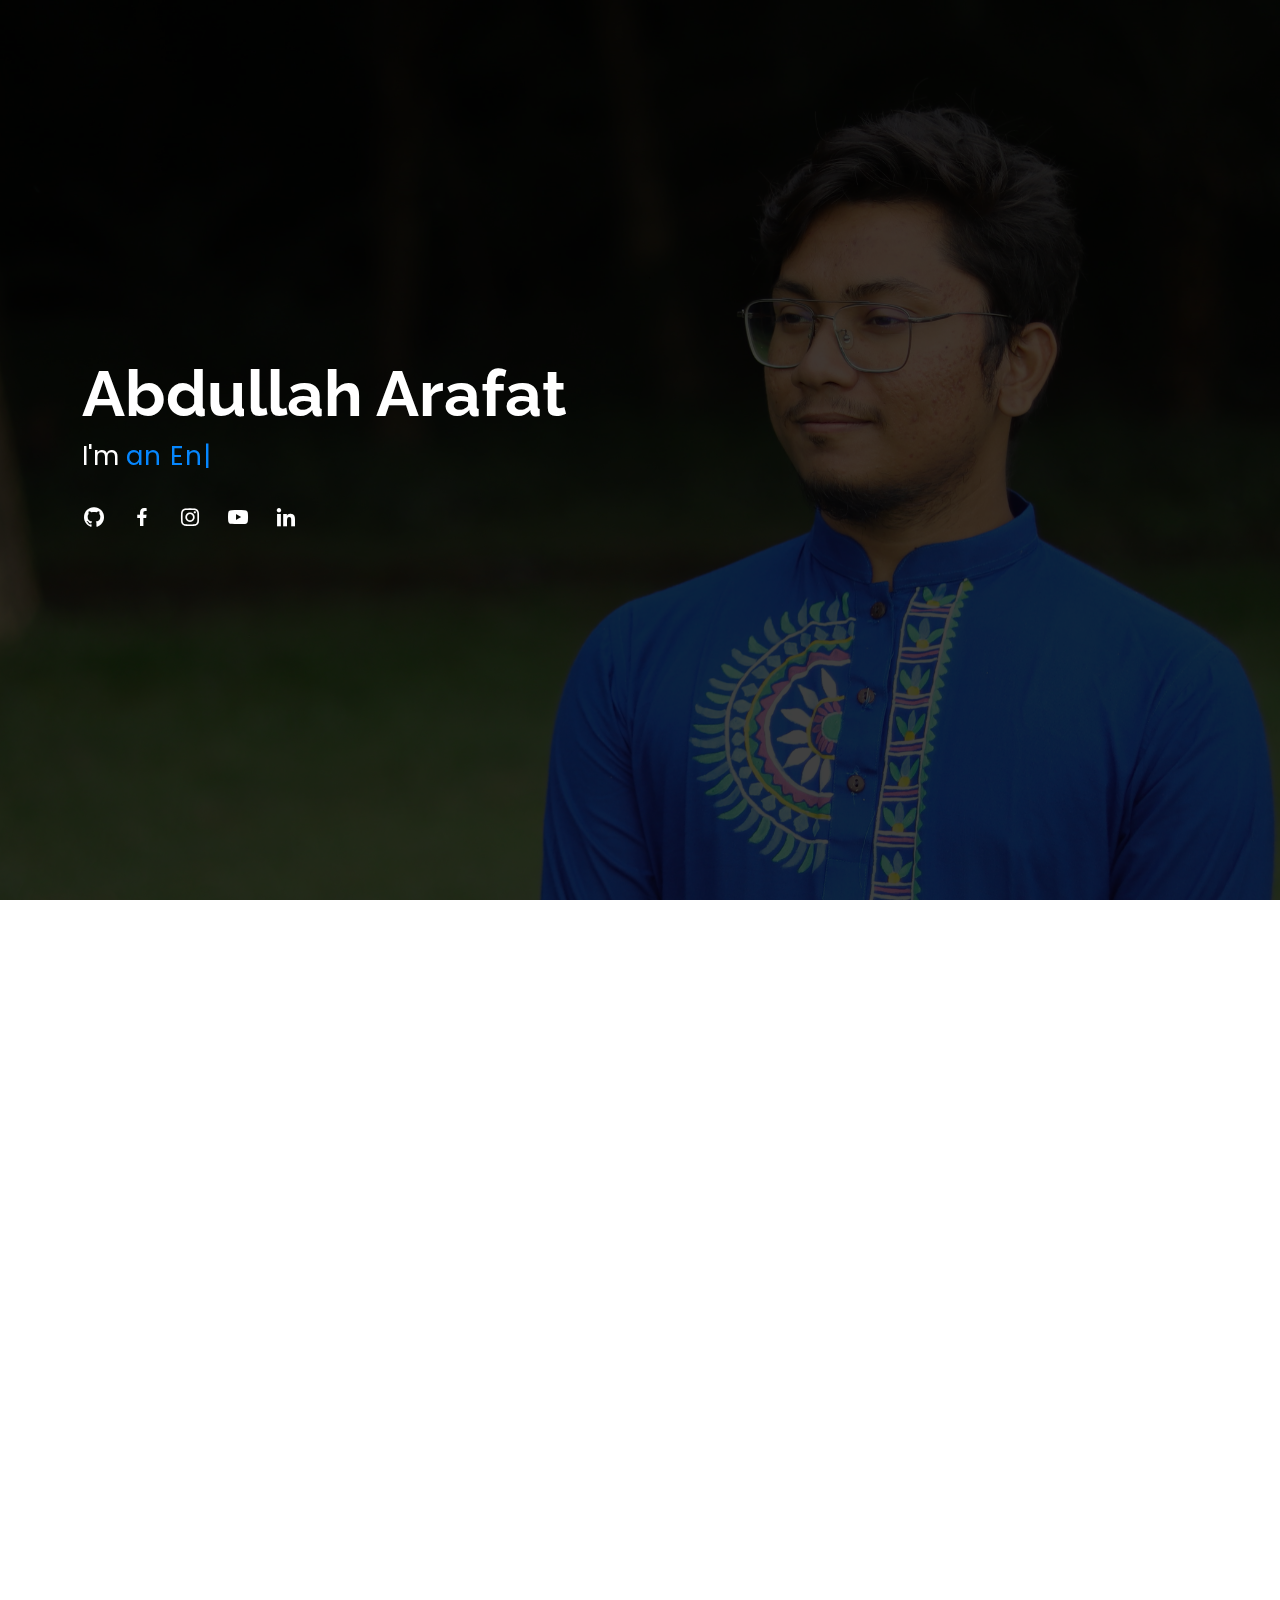
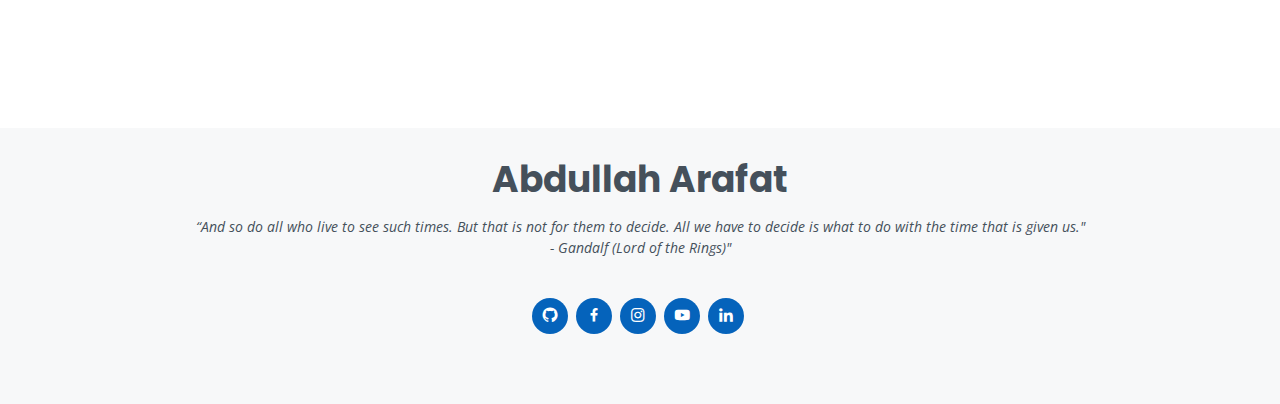
<file: index.html>
<!DOCTYPE html>
<html lang="en">

<head>
  <meta charset="utf-8">
  <meta content="width=device-width, initial-scale=1.0" name="viewport">

  <title>Abdullah Arafat</title>
  <meta content="portfolio" name="description">
  <meta content="portfolio" name="keywords">

  <!-- Favicons -->
  <link href="assets/img/favicon.png" rel="icon">
  <link href="assets/img/apple-touch-icon.png" rel="apple-touch-icon">

  <!-- Google Fonts -->
  <link
    href="https://fonts.googleapis.com/css?family=Open+Sans:300,300i,400,400i,600,600i,700,700i|Raleway:300,300i,400,400i,500,500i,600,600i,700,700i|Poppins:300,300i,400,400i,500,500i,600,600i,700,700i"
    rel="stylesheet">

  <!-- Vendor CSS Files -->
  <link href="assets/vendor/aos/aos.css" rel="stylesheet">
  <link href="assets/vendor/bootstrap/css/bootstrap.min.css" rel="stylesheet">
  <link href="assets/vendor/bootstrap-icons/bootstrap-icons.css" rel="stylesheet">
  <link href="assets/vendor/boxicons/css/boxicons.min.css" rel="stylesheet">
  <link href="assets/vendor/glightbox/css/glightbox.min.css" rel="stylesheet">
  <link href="assets/vendor/swiper/swiper-bundle.min.css" rel="stylesheet">

  <!-- Template Main CSS File -->
  <link href="assets/css/style.css" rel="stylesheet">
</head>

<body>

  <!-- ======= Mobile nav toggle button ======= -->
  <!-- <button type="button" class="mobile-nav-toggle d-xl-none"><i class="bi bi-list mobile-nav-toggle"></i></button> -->
  <i class="bi bi-list mobile-nav-toggle d-xl-none"></i>
  <!-- ======= Header ======= -->
  <!--
  <header id="header" class="d-flex flex-column justify-content-center">

    
    <nav id="navbar" class="navbar nav-menu">
      <ul>
        <li><a href="#hero" class="nav-link scrollto active"><i class="bx bx-home"></i> <span>Home</span></a></li>
        <li><a href="#about" class="nav-link scrollto"><i class="bx bx-user"></i> <span>About</span></a></li>
        <li><a href="#resume" class="nav-link scrollto"><i class="bx bx-file-blank"></i> <span>Resume</span></a></li>
        <li><a href="#portfolio" class="nav-link scrollto"><i class="bx bx-book-content"></i> <span>Portfolio</span></a>
        </li>
        <li><a href="#services" class="nav-link scrollto"><i class="bx bx-server"></i> <span>Research</span></a></li>
        <li><a href="#contact" class="nav-link scrollto"><i class="bx bx-envelope"></i> <span>Contact</span></a></li>
      </ul>
    </nav><!-- .nav-menu -->

  </header><!-- End Header -->

  <!-- ======= Hero Section ======= -->
  <section id="hero" class="d-flex flex-column justify-content-center">
    <div class="container" data-aos="zoom-in" data-aos-delay="100">
      <h1>Abdullah Arafat</h1>
      <p>I'm <span class="typed" data-typed-items="an Engineer, a Researcher"></span></p>
      <div class="social-links">
        <a href="https://github.com/abdullah-arafat" target="_blank" class="github"><i class="bx bxl-github"></i></a>
        <a href="https://www.facebook.com/abdullah.arafat.me" target="_blank" class="facebook"><i
            class="bx bxl-facebook"></i></a>
        <a href="https://www.instagram.com/abdullah._.arafat" target="_blank" class="instagram"><i
            class="bx bxl-instagram"></i></a>
        <a href="https://www.youtube.com/c/AbdullahArafat" target="_blank" class="youtube"><i
            class="bx bxl-youtube"></i></a>
        <a href="https://www.linkedin.com/in/abdullah-arafat" target="_blank" class="linkedin"><i
            class="bx bxl-linkedin"></i></a>
      </div>
    </div>
  </section><!-- End Hero -->

  <main id="main">

    <!-- ======= About Section ======= -->
    <section id="about" class="about">
      <div class="container" data-aos="fade-up">

        <div class="section-title">
          <h2>Who am I?</h2>
          <p>
            I am an Engineer/ Researcher born with a dream to explore the world's mysteries.
          </p>
        </div>

        <div class="row">
          <div class="col-lg-4">
            <img src="assets/img/Headshots-162.jpg" class="img-fluid rounded-circle" alt="">
          </div>
          <div class="col-lg-8 pt-4 pt-lg-0 content">
            <h3>Engineer & Researcher.</h3>
            <p class="fst-italic">
              My vision is to make an impact on society through innovation. And I want to do it by investing my time in
              engineering designs and research. For any queries, feel free to contact me through my email.
            </p>
            <div class="row">
              <div class="col-lg-6">
                <ul>
                  <li><i class="bi bi-chevron-right"></i> <strong>Website:</strong>
                    <span>www.abdullah-arafat.github.io</span>
                  </li>
                  <li><i class="bi bi-chevron-right"></i> <strong>Phone:</strong> <span>+1 (801) *** **54</span></li>
                  <li><i class="bi bi-chevron-right"></i> <strong>Address:</strong> <span>Salt Lake City, Utah
                      84102</span></li>
                </ul>
              </div>
              <div class="col-lg-6">
                <ul>

                  <li><i class="bi bi-chevron-right"></i> <strong>Degree:</strong> <span>M.S. in Mechanical
                      Engineering</span></li>
                  <li><i class="bi bi-chevron-right"></i> <strong>Email:</strong> <span>abdullah.arafat@utah.edu</span>
                  </li>
                  <li><i class="bi bi-chevron-right"></i> <strong>Availablity:</strong><span>Open to opportunities
                    </span></li>
                </ul>
              </div>
              <div class="col-lg-6"></div>
              <ul>
                <!--<a href="assets\files\20230206Resume.pdf" download="CV_AbdullahArafat.pdf"><button class="btn btn-primary btn-rounded">Curriculum Vitae</button></a>-->
                <a href="assets\files\CV_Abdullah_Arafat.pdf" download="CV_AbdullahArafat.pdf"><button
                    class="btn btn-primary btn-rounded">Curriculum Vitae</button></a>
              </ul>
            </div>
          </div>
        </div>
      </div>

      </div>
    </section><!-- End About Section -->

    <!-- ======= Facts Section ======= -->
    <section id="facts" class="facts">
      <div class="container" data-aos="fade-up">

        <div class="section-title">
          <h2>Facts</h2>
          <p>
            Worked more than 5000 hours and helped 600+ people to solve <b>3000+ problems</b> related to CAD and CAE.
          </p>
        </div>

        <div class="row">

          <div class="col-lg-3 col-md-6">
            <div class="count-box">
              <i class="bi bi-emoji-smile"></i>
              <span style="font-weight:bold" data-purecounter-start="0" data-purecounter-end="3124"
                data-purecounter-duration="1" class="purecounter"></span>
              <p>Total Followers</p>
            </div>
          </div>

          <div class="col-lg-3 col-md-6 mt-5 mt-md-0">
            <div class="count-box">
              <i class="bi bi-journal-richtext"></i>
              <span style="font-weight:bold" data-purecounter-start="0" data-purecounter-end="124"
                data-purecounter-duration="1" class="purecounter"></span>
              <p>Projects Finished</p>
            </div>
          </div>

          <div class="col-lg-3 col-md-6 mt-5 mt-lg-0">
            <div class="count-box">
              <i class="bi bi-clock-history"></i>
              <span style="font-weight:bold" data-purecounter-start="0" data-purecounter-end="5738"
                data-purecounter-duration="1" class="purecounter"></span>
              <p>Hours Worked</p>
            </div>
          </div>

          <div class="col-lg-3 col-md-6 mt-5 mt-lg-0">
            <div class="count-box">
              <i class="bi bi-award"></i>
              <span style="font-weight:bold" data-purecounter-start="0" data-purecounter-end="32"
                data-purecounter-duration="1" class="purecounter"></span>
              <p>Awards Recieved</p>
            </div>
          </div>

        </div>

      </div>
    </section><!-- End Facts Section -->

    <!-- ======= Skills Section ======= -->
    <section id="skills" class="skills section-bg">
      <div class="container" data-aos="fade-up">

        <div class="section-title">
          <h2>Skills</h2>
          <p>
            Recieved the presigious <b>Certified Solidworks Professional (CSWP)</b> Certification in Mechanical Design.
            Has the expertise on Finite Element Method, Molecular Dynamics & Density Functional Theory
            and also oprated 3D printing, Laser cutting, CNC & PCB Milling Machines.
          </p>
        </div>
        <div class="row">
          <div class="col-lg-6">
            <ul>
              <li>
                <b>Design, Rendering, and Simulations: </b>
                <ul>
                  <li>
                    SOLIDWORKS - CSWP, CSWA (6 years), AutoCAD & Plant 3d (5 years), Blender, Key Shot.
                  </li>
                </ul>
                <ul>
                  <li>
                    ANSYS (2 years), ABAQUS (2 years), Fenics, Paraview, LAMMPS (3 years), Materials Studio (2 years),
                    VMD (2 years), Ovito (4 years), VESTA (5 years).
                  </li>
                </ul>
              </li>
            </ul>
            <ul>
              <li>
                <b>Micromachining:</b>
                <ul>
                  <li>
                    Hands-on: Sputtering, Thermal oxidation, Al and SiO2 etching, DRIE Bosch Process.
                  </li>
                </ul>
                <ul>
                  <li>
                    Theoretical: CVD, PVD, Etching, Mask making.
                  </li>
                </ul>
              </li>
            </ul>

          </div>


          <div class="col-lg-6">
            <ul>
              <li>
                <b>Manufacturing and Testings:</b>
                <ul>
                  <li>
                    Sand casting, Pattern Design, 3D printing - FDM (Ultimaker 3), CNC Milling (Roland MDX-540), Laser
                    cutting (Epilog Laser MINI 18), Welding, Rivet joint design and testing.
                  </li>
                </ul>
                <ul>
                  <li>
                    Tensile Test (Instron 6800 Series), Torsion Test (Quadro), Bending test (MTS), Column buckling,
                    Combined loading test, Pressure vessel strain test.
                  </li>
                </ul>
              </li>
            </ul>
            <ul>
              <li>
                <b>Programming, Data Analysis and others:</b>
                <ul>
                  <li>
                    Python, C++, Bash, Batch, LaTeX, ImageJ, Linux (Ubuntu), Microsoft Office, Adobe Illustrator, Adobe
                    Photoshop.
                  </li>
                </ul>
              </li>
            </ul>
            <ul>

          </div>
        </div>
        <!-- 
        <div class="row skills-content">

          <div class="col-lg-6">

            <div class="progress">
              <span class="skill">CAD <br>(SOLIDWORKS, AutoCAD, KeyShot) <i class="val">100%</i></span>
              <div class="progress-bar-wrap">
                <div class="progress-bar" role="progressbar" aria-valuenow="100" aria-valuemin="0" aria-valuemax="100"></div>
              </div>
            </div>

            <div class="progress">
              <span class="skill">Finite Element Simulation <br>(Abaqus, Ansys) <i class="val">90%</i></span>
              <div class="progress-bar-wrap">
                <div class="progress-bar" role="progressbar" aria-valuenow="90" aria-valuemin="0" aria-valuemax="100"></div>
              </div>
            </div>
            <div class="progress">
              <span class="skill">Atomistic Simulation <br>(LAMMPS, Quantum Espresso) <i class="val">95%</i></span>
              <div class="progress-bar-wrap">
                <div class="progress-bar" role="progressbar" aria-valuenow="95" aria-valuemin="0" aria-valuemax="100"></div>
              </div>
            </div>

          </div>

          <div class="col-lg-6">

            <div class="progress">
              <span class="skill">Programming Languages <br>(Python, C++)<i class="val">85%</i></span>
              <div class="progress-bar-wrap">
                <div class="progress-bar" role="progressbar" aria-valuenow="85" aria-valuemin="0" aria-valuemax="100"></div>
              </div>
            </div>


            <div class="progress">
              <span class="skill">MS Office <br>(Word, Excel, Powerpoint) <i class="val">90%</i></span>
              <div class="progress-bar-wrap">
                <div class="progress-bar" role="progressbar" aria-valuenow="90" aria-valuemin="0" aria-valuemax="100"></div>
              </div>
            </div>

            <div class="progress">
              <span class="skill">Adobe Suite <br>(Illustrator, Photoshop, Premiere Pro)<i class="val">65%</i></span>
              <div class="progress-bar-wrap">
                <div class="progress-bar" role="progressbar" aria-valuenow="65" aria-valuemin="0" aria-valuemax="100"></div>
              </div>
            </div>

          </div>

        </div>

      </div>
    </section> --><!-- End Skills Section -->

        <!-- ======= Resume Section ======= -->
        <section id="resume" class="resume">
          <div class="container" data-aos="fade-up">

            <div class="section-title">
              <h2>Resume</h2>
              <p>
                <b>Graduate Teaching Assistant (TA)</b> of Mechanics of Materials at the
                University of Utah (Department of Mechanical Engineering).
              </p>
            </div>

            <div class="row">
              <div class="col-lg-6">
                <h3 class="resume-title">Professional Experiences</h3>
                <div class="resume-item">
                  <h4><a
                      href="https://student.apps.utah.edu/uofu/stu/ClassSchedules/main/1224/description.html?subj=ME%20EN&catno=3315&section=007"
                      target="_blank">Laboratory Teaching Assistant (team lead)</a></h4>
                  <h5>Aug 2022 - Now</h5>
                  <p><b>University of Utah</b> <em> | UT 84112, USA</em></p>
                  <p>Course: ME EN 3315 - Mechanics of Materials Lab - (Supervisor: <a
                      href="https://www.mech.utah.edu/directory/faculty/michael-czabaj/" target="_blank">Dr. Michael
                      Czabaj</a>)</p>
                  <ul>
                    <li>
                      Acquired leadership skills from facilitating safe lab sessions and instructing 200+ students on
                      experimental techniques and safety protocols.
                    </li>
                    <li>
                      Set up/calibrate equipment for mechanical tests: tensile, torsion, bending, pressure vessels,
                      riveted joints, column buckling, and combined loading experiments.
                    </li>
                    <li>
                      Provide personalized support, addressing questions and clarifications.
                    </li>
                    <li>
                      Collaborated with instructors to develop new experiment procedures.
                    </li>
                  </ul>
                </div>


                <!--
                <div class="resume-item">
                  <h4><a
                      href="https://student.apps.utah.edu/uofu/stu/ClassSchedules/main/1224/description.html?subj=ME%20EN&catno=3315&section=007"
                      target="_blank">Graduate Research ASssitant</a></h4>
                  <h5>Aug 2022 - Now</h5>
                  <p><b>University of Utah</b> <em> | UT 84112, USA</em></p>
                  <ul>
                    <li>
                      Acquired leadership skills from facilitating safe lab sessions and instructing 200+ students on
                      experimental techniques and safety protocols.
                    </li>
                    <li>
                      Set up/calibrate equipment for mechanical tests: tensile, torsion, bending, pressure vessels,
                      riveted joints, column buckling, and combined loading experiments.
                    </li>
                  </ul>
                </div>-->


                <div class="resume-item">
                  <h4><a href="https://www.facebook.com/emprotec.ltd" target="_blank">Design Engineer</a></h4>
                  <h5>Nov 2018 - Aug 2022</h5>
                  <p><b>Emprotec Limited</b><em> | Khulna 9100, BD </em></p>
                  <ul>
                    <li>
                      Designing LPG Spherical storage tanks, Cylindrical storage tanks, Ball valves and Actuated valves
                      using SOLIDWORKS
                    </li>
                    <li>
                      Designing P&ID of LPG network, P&ID of Fire fighting network, P&ID of Industrial air network, 3D
                      Pipe Routing of different LPG Plants using AutoCAD Plant 3D and SOLIDWORKS Pipe Routing
                    </li>
                    <li>
                      Designing Land Layouts of different LPG Plants using AutoCAD
                    </li>
                    <li>
                      Designing different sample P&IDs using Microsoft Visio
                    </li>

                  </ul>
                </div>

                <div class="resume-item">
                  <h4><a href="https://www2.kuet.ac.bd/fablab/operators-2019-2020" target="_blank">Operator</a></h4>
                  <h5>Aug 2019 - Mar 2020</h5>
                  <p><b>FabLab KUET</b><em> | Khulna 9203, BD</em></p>

                  <ul>
                    <li>
                      Maintained Machineries and helped students to do their project at KUET
                    <li>
                      Managed fabrication of 13 undergraduate thesis projects, 1000 key rings, and 10+ intricate designs
                      using different fabrication tools using CNC milling machine, laser cutter and 3D printer.
                    </li>
                    <li>
                      Maintained lab instrument functionality, ensuring smooth project operations.
                    </li>
                  </ul>
                </div>
              </div>

              <div class="col-lg-6">
                <h3 class="resume-title">Education</h3>
                <div class="resume-item">
                  <h4><a href="https://www.mech.utah.edu" target="_blank">Masters in Mechanical Engineering</a></h4>
                  <h5>Aug 2022 - May 2024</h5>
                  <p><b>University of Utah</b> <em> | UT 84112, USA</em></p>
                  <p>
                  <ul>
                    <li>
                      CGPA: 3.850/4.00
                    </li>
                    <!--
                    <li>
                      M.S. Thesis - <a href="https://newell.mech.utah.edu/people/" target="_blank">Integrated
                        Multi-Physics (IMP) Laboratory</a> - (Supervisor: <a
                        href="https://www.mech.utah.edu/directory/faculty/pania-newell/" target="_blank">Dr. Pania
                        Newell</a>)
                    </li>
                    -->
                    <ul>
                      <li>
                        Investigate the nano-mechanical behavior of realistic pore morphology in amorphous silica using
                        ReaxFF.
                      </li>
                    </ul>
                    <ul>
                      <li>
                        Atomistic investigation of nanoconfined hydrogen, carbon dioxide, and water molecules in
                        geological hydrogen storage.
                      </li>
                    </ul>

                    <li>
                      Notable Courses: Micromachining | Mathematics for Data Science | Theory of Linear Finite Element
                      Method | Continuum Mechanics | Inelasticity | Molecular simulation.
                    </li>
                  </ul>
                  </p>
                </div>
                <div class="resume-item">
                  <h4><a href="https://kuet.ac.bd/department/MSE/" target="_blank">Bachelors in Materials Science &amp;
                      Engineering</a></h4>
                  <h5>Feb 2017 - Mar 2022</h5>
                  <p><a href="https://kuet.ac.bd" target="_blank"></a><b>Khulna University of Engineering and Technology
                      (KUET)</b><em><br> | Khulna 9203, Bangladesh</em></p>
                  <p>
                  <ul>
                    <li>
                      CGPA: 3.62/4.00 (class position: top 10%)
                    </li>
                    <li>
                      Dean List Award: 2018
                    </li>
                    <li>
                      B.S. Thesis - (Supervisor: <a href="https://www.kuet.ac.bd/eee/sherajul/" target="_blank">Dr. Md.
                        Sherajul Islam</a>)
                    </li>
                    <li>
                      Notable Courses: Computational Materials Science | Crystallography | Phase Diagram |
                      Thermodynamics of Materials | Extractive
                      Metallurgy | Corrosion and Surface Engineering | Materials Manufacturing Process | Welding and
                      Metal joining Process | Mechanical
                      Behavior of Materials | Physical Metallurgy of Material.
                    </li>
                  </ul>
                  </p>
                </div>
                <div class="resume-item">
                  <h4><a href="https://www.mcsk.edu.bd" target="_blank">High School Degree</a></h4>
                  <h5>Feb 2008 - Jul 2016</h5>
                  <p><b>Military Collegiate School Khulna (MCSK)</b> <em> | Khulna 9210, Bangladesh</em></p>
                  <p>
                  <ul>
                    <li>
                      GPA: 5.00/5.00 (S.S.C) | 5.00/5.00 (H.S.C)
                    </li>
                    <li>
                      Notable Courses: General Physics | General Chemistry | General Mathematics | Higher Mathematics |
                      Bangla | English.
                    </li>
                  </ul>
                  </p>
                </div>
              </div>

            </div>

          </div>
        </section><!-- End Resume Section -->

        <!-- ======= Portfolio Section ======= -->
        <section id="portfolio" class="portfolio section-bg">
          <div class="container" data-aos="fade-up">

            <div class="section-title">
              <h2>Portfolio</h2>
              <p><b>WILL SOON BE UPDATED</b></p>
            </div>
            <!--
        <div class="row">
          <div class="col-lg-12 d-flex justify-content-center" data-aos="fade-up" data-aos-delay="100">
            <ul id="portfolio-flters">
              <li data-filter="*" class="filter-active">Achievements</li>
              <li data-filter=".filter-app">Social Activities</li>
              <li data-filter=".filter-card">Designs</li>
              <li data-filter=".filter-web">Youtube Videos</li>
            </ul>
          </div>
        </div>

        <div class="row portfolio-container" data-aos="fade-up" data-aos-delay="200">

          <div class="col-lg-4 col-md-6 portfolio-item filter-app">
            <div class="portfolio-wrap">
              <img src="assets/img/portfolio/portfolio-1.jpg" class="img-fluid" alt="">
              <div class="portfolio-info">
                <h4>App 1</h4>
                <p>App</p>
                <div class="portfolio-links">
                  <a href="assets/img/portfolio/portfolio-1.jpg" data-gallery="portfolioGallery" class="portfolio-lightbox" title="App 1"><i class="bx bx-plus"></i></a>
                  <a href="portfolio-details.html" class="portfolio-details-lightbox" data-glightbox="type: external" title="Portfolio Details"><i class="bx bx-link"></i></a>
                </div>
              </div>
            </div>
          </div>

          <div class="col-lg-4 col-md-6 portfolio-item filter-web">
            <div class="portfolio-wrap">
              <img src="assets/img/portfolio/portfolio-2.jpg" class="img-fluid" alt="">
              <div class="portfolio-info">
                <h4>Web 3</h4>
                <p>Web</p>
                <div class="portfolio-links">
                  <a href="assets/img/portfolio/portfolio-2.jpg" data-gallery="portfolioGallery" class="portfolio-lightbox" title="Web 3"><i class="bx bx-plus"></i></a>
                  <a href="portfolio-details.html" class="portfolio-details-lightbox" data-glightbox="type: external" title="Portfolio Details"><i class="bx bx-link"></i></a>
                </div>
              </div>
            </div>
          </div>

          <div class="col-lg-4 col-md-6 portfolio-item filter-app">
            <div class="portfolio-wrap">
              <img src="assets/img/portfolio/portfolio-3.jpg" class="img-fluid" alt="">
              <div class="portfolio-info">
                <h4>App 2</h4>
                <p>App</p>
                <div class="portfolio-links">
                  <a href="assets/img/portfolio/portfolio-3.jpg" data-gallery="portfolioGallery" class="portfolio-lightbox" title="App 2"><i class="bx bx-plus"></i></a>
                  <a href="portfolio-details.html" class="portfolio-details-lightbox" data-glightbox="type: external" title="Portfolio Details"><i class="bx bx-link"></i></a>
                </div>
              </div>
            </div>
          </div>

          <div class="col-lg-4 col-md-6 portfolio-item filter-card">
            <div class="portfolio-wrap">
              <img src="assets/img/portfolio/portfolio-4.jpg" class="img-fluid" alt="">
              <div class="portfolio-info">
                <h4>Card 2</h4>
                <p>Card</p>
                <div class="portfolio-links">
                  <a href="assets/img/portfolio/portfolio-4.jpg" data-gallery="portfolioGallery" class="portfolio-lightbox" title="Card 2"><i class="bx bx-plus"></i></a>
                  <a href="portfolio-details.html" class="portfolio-details-lightbox" data-glightbox="type: external" title="Portfolio Details"><i class="bx bx-link"></i></a>
                </div>
              </div>
            </div>
          </div>

          <div class="col-lg-4 col-md-6 portfolio-item filter-web">
            <div class="portfolio-wrap">
              <img src="assets/img/portfolio/portfolio-5.jpg" class="img-fluid" alt="">
              <div class="portfolio-info">
                <h4>Web 2</h4>
                <p>Web</p>
                <div class="portfolio-links">
                  <a href="assets/img/portfolio/portfolio-5.jpg" data-gallery="portfolioGallery" class="portfolio-lightbox" title="Web 2"><i class="bx bx-plus"></i></a>
                  <a href="portfolio-details.html" class="portfolio-details-lightbox" data-glightbox="type: external" title="Portfolio Details"><i class="bx bx-link"></i></a>
                </div>
              </div>
            </div>
          </div>

          <div class="col-lg-4 col-md-6 portfolio-item filter-app">
            <div class="portfolio-wrap">
              <img src="assets/img/portfolio/portfolio-6.jpg" class="img-fluid" alt="">
              <div class="portfolio-info">
                <h4>App 3</h4>
                <p>App</p>
                <div class="portfolio-links">
                  <a href="assets/img/portfolio/portfolio-6.jpg" data-gallery="portfolioGallery" class="portfolio-lightbox" title="App 3"><i class="bx bx-plus"></i></a>
                  <a href="portfolio-details.html" class="portfolio-details-lightbox" data-glightbox="type: external" title="Portfolio Details"><i class="bx bx-link"></i></a>
                </div>
              </div>
            </div>
          </div>

          <div class="col-lg-4 col-md-6 portfolio-item filter-card">
            <div class="portfolio-wrap">
              <img src="assets/img/portfolio/portfolio-7.jpg" class="img-fluid" alt="">
              <div class="portfolio-info">
                <h4>Card 1</h4>
                <p>Card</p>
                <div class="portfolio-links">
                  <a href="assets/img/portfolio/portfolio-7.jpg" data-gallery="portfolioGallery" class="portfolio-lightbox" title="Card 1"><i class="bx bx-plus"></i></a>
                  <a href="portfolio-details.html" class="portfolio-details-lightbox" data-glightbox="type: external" title="Portfolio Details"><i class="bx bx-link"></i></a>
                </div>
              </div>
            </div>
          </div>

          <div class="col-lg-4 col-md-6 portfolio-item filter-card">
            <div class="portfolio-wrap">
              <img src="assets/img/portfolio/portfolio-8.jpg" class="img-fluid" alt="">
              <div class="portfolio-info">
                <h4>Card 3</h4>
                <p>Card</p>
                <div class="portfolio-links">
                  <a href="assets/img/portfolio/portfolio-8.jpg" data-gallery="portfolioGallery" class="portfolio-lightbox" title="Card 3"><i class="bx bx-plus"></i></a>
                  <a href="portfolio-details.html" class="portfolio-details-lightbox" data-glightbox="type: external" title="Portfolio Details"><i class="bx bx-link"></i></a>
                </div>
              </div>
            </div>
          </div>

          <div class="col-lg-4 col-md-6 portfolio-item filter-web">
            <div class="portfolio-wrap">
              <img src="assets/img/portfolio/portfolio-9.jpg" class="img-fluid" alt="">
              <div class="portfolio-info">
                <h4>Web 3</h4>
                <p>Web</p>
                <div class="portfolio-links">
                  <a href="assets/img/portfolio/portfolio-9.jpg" data-gallery="portfolioGallery" class="portfolio-lightbox" title="Web 3"><i class="bx bx-plus"></i></a>
                  <a href="portfolio-details.html" class="portfolio-details-lightbox" data-glightbox="type: external" title="Portfolio Details"><i class="bx bx-link"></i></a>
                </div>
              </div>
            </div>
          </div>

        </div>

      </div>
-->
        </section><!-- End Portfolio Section -->

        <!-- ======= Services Section ======= -->
        <section id="services" class="services">
          <div class="container" data-aos="fade-up">

            <div class="section-title">
              <h2>Research & Publications</h2>

              <p>
                Published articles in <b>4 international journals, 1 international conference and 1 international book
                  section.</b>
              </p>
            </div>
            <div class="row">
              <h3 class="resume-title">Book section</h3>
              <div class="resume-item">
                <ul>
                  <li>
                    Mubin, Shafat, Jichen Li, and Steven Plimpton. Extending and Modifying LAMMPS Writing
                    Your Own Source Code: A pragmatic guide to extending LAMMPS as per custom simulation
                    requirements. Packt Publishing Ltd, 2021: Page (304-311)
                  </li>
                </ul>
              </div>
            </div>


            <div class="row">
              <h3 class="resume-title">Journals</h3>
              <div class="resume-item">
                <ul>
                  <li>
                    <b>Arafat, Abdullah</b>, Md Sherajul Islam, Naim Ferdous, ASM Jannatul Islam, Md Mosarof Hossain
                    Sarkar, Catherine Stampfl, and Jeongwon Park. "Atomistic reaction mechanism of CVD grown MoS2
                    through MoO3 and H2S precursors." Scientific Reports 12, no. 1 (2022): 16085.
              </div>
              <div class="resume-item">
                <ul>
                  <li>
                    Hossain Sarkar, Md Mosarof, Md Sherajul Islam, <b>Abdullah Arafat</b>, ASM Jannatul Islam, Naim
                    Ferdous, Md Tawabur Rahman, Minhaz Uddin Sohag, Md Al Imran Fahim, Catherine Stampfl, and Jeongwon
                    Park. "Effects of the Substrate Structure on the CVD Growth of Two-Dimensional Hexagonal Boron
                    Nitride." The Journal of Physical Chemistry C 126, no. 14 (2022): 6373-6384.
                </ul>
              </div>
              <div class="resume-item">
                <ul>
                  <li>
                    Komol, Md Mostafizur Rahman, Md Karimul Joarder, <b>Abdullah Arafat</b>, and Amit Kumer Podder.
                    "Fingerprint and password controlled garage access system with belt pulley and power screw driven
                    mechanism." International Journal of Advanced Mechatronic Systems 8, no. 1 (2020): 36-45.
                </ul>
              </div>
              <div class="resume-item">
                <ul>
                  <li>
                    Komol, Md Mostafizur Rahman, Amit Kumer Podder, <b>Abdullah Arafat</b>, and Tanzim Nabeed.
                    "Remote sensing global ranged door lock security system via mobile communication.
                    " International Journal of Wireless and Microwave Technologies 9, no. 5 (2019): 25-37.
                </ul>
              </div>

            </div>

            <div class="row">
              <h3 class="resume-title">Conference</h3>
              <div class="resume-item">
                <ul>
                  <li>
                    Md. Jarir Hossain, Md. Mahbubur Rahman, Fahim Islam Anik, MD Ikramul Hasib, <b>Abdullah Arafat</b>.
                    ”Numerical Investigation on Fatigue Life Estimation of Aluminum Structure for Uniaxial
                    Cyclic Loading by Finite Element Modeling.” International Conference on Mechanical Engineering
                    and Renewable Energy 2019 (ICMERE2019)
                  </li>
                </ul>
              </div>
            </div>



            <!--
        <div class="row">

          <div class="col-lg-4 col-md-6 d-flex align-items-stretch" data-aos="zoom-in" data-aos-delay="100">
            <a href="https://pubs.acs.org/doi/abs/10.1021/acs.jpcc.2c01707" target="_blank">
            <div class="icon-box iconbox-blue">
              <div class="icon">
                <svg width="100" height="100" viewBox="0 0 600 600" xmlns="http://www.w3.org/2000/svg">
                  <path stroke="none" stroke-width="0" fill="#f5f5f5" d="M300,521.0016835830174C376.1290562159157,517.8887921683347,466.0731472004068,529.7835943286574,510.70327084640275,468.03025145048787C554.3714126377745,407.6079735673963,508.03601936045806,328.9844924480964,491.2728898941984,256.3432110539036C474.5976632858925,184.082847569629,479.9380746630129,96.60480741107993,416.23090153303,58.64404602377083C348.86323505073057,18.502131276798302,261.93793281208167,40.57373210992963,193.5410806939664,78.93577620505333C130.42746243093433,114.334589627462,98.30271207620316,179.96522072025542,76.75703585869454,249.04625023123273C51.97151888228291,328.5150500222984,13.704378332031375,421.85034740162234,66.52175969318436,486.19268352777647C119.04800174914682,550.1803526380478,217.28368757567262,524.383925680826,300,521.0016835830174"></path>
                </svg>
                <i class="bx bx-file"></i>
              </div>
              

              <h4>Effects of the Substrate Structure on the CVD Growth of Two-Dimensional Hexagonal Boron Nitride</h4>
            </a>
              <P class="subtitle">DOI: 10.1021/acs.jpcc.2c01707
                <br>Authors: Md. Mosarof Hossain Sarkar, Md. Sherajul Islam*, <b>Abdullah Arafat</b>, A. S. M. Jannatul Islam, Naim Ferdous, Md. Tawabur Rahman, Minhaz Uddin Sohag, Md. Al Imran Fahim, Catherine Stampfl, and Jeongwon Park
                <br>Published on: The Journal of Physical Chemistry C, Apr. 2020</P>
            </div>
          </div>

          <div class="col-lg-4 col-md-6 d-flex align-items-stretch mt-4 mt-md-0" data-aos="zoom-in" data-aos-delay="200">
            <a href="https://www.inderscience.com/info/inarticle.php?artid=109908" target="_blank">
            <div class="icon-box iconbox-blue ">
              <div class="icon">
                <svg width="100" height="100" viewBox="0 0 600 600" xmlns="http://www.w3.org/2000/svg">
                  <path stroke="none" stroke-width="0" fill="#f5f5f5" d="M300,582.0697525312426C382.5290701553225,586.8405444964366,449.9789794690241,525.3245884688669,502.5850820975895,461.55621195738473C556.606425686781,396.0723002908107,615.8543463187945,314.28637112970534,586.6730223649479,234.56875336149918C558.9533121215079,158.8439757836574,454.9685369536778,164.00468322053177,381.49747125262974,130.76875717737553C312.15926192815925,99.40240125094834,248.97055460311594,18.661163978235184,179.8680185752513,50.54337015887873C110.5421016452524,82.52863877960104,119.82277516462835,180.83849132639028,109.12597500060166,256.43424936330496C100.08760227029461,320.3096726198365,92.17705696193138,384.0621239912766,124.79988738764834,439.7174275375508C164.83382741302287,508.01625554203684,220.96474134820875,577.5009287672846,300,582.0697525312426"></path>
                </svg>
                <i class="bx bx-file"></i>
              </div>

              <h4>Fingerprint and password controlled Automatic Garage operating system using belt pulley and power screw driven mechanism</h4>
            </a>
              <P class="subtitle">DOI: 10.1504/IJAMECHS.2020.109908
                <br>Authors: Md. Mostafizur Rahman Komol, Md. Karimul Joarder, <b>Abdullah Arafat</b>, Amit Kumer Podder.
                <br>Published on: International Journal of Advanced Mechatronic Systems (IJAMECHS), Volume 8, No. 1, PP.36–45, Sep. 2020
                </P>
            </div>
          </div>

          <div class="col-lg-4 col-md-6 d-flex align-items-stretch mt-4 mt-lg-0" data-aos="zoom-in" data-aos-delay="300">
            <a href="https://www.mecs-press.org/ijwmt/ijwmt-v9-n5/v9n5-3.html" target="_blank">
            <div class="icon-box iconbox-blue">
              <div class="icon">
                <svg width="100" height="100" viewBox="0 0 600 600" xmlns="http://www.w3.org/2000/svg">
                  <path stroke="none" stroke-width="0" fill="#f5f5f5" d="M300,541.5067337569781C382.14930387511276,545.0595476570109,479.8736841581634,548.3450877840088,526.4010558755058,480.5488172755941C571.5218469581645,414.80211281144784,517.5187510058486,332.0715597781072,496.52539010469104,255.14436215662573C477.37192572678356,184.95920475031193,473.57363656557914,105.61284051026155,413.0603344069578,65.22779650032875C343.27470386102294,18.654635553484475,251.2091493199835,5.337323636656869,175.0934190732945,40.62881213300186C97.87086631185822,76.43348514350839,51.98124368387456,156.15599469081315,36.44837278890362,239.84606092416172C21.716077023791087,319.22268207091537,43.775223500013084,401.1760424656574,96.891909868211,461.97329694683043C147.22146801428983,519.5804099606455,223.5754009179313,538.201503339737,300,541.5067337569781"></path>
                </svg>
                <i class="bx bx-file"></i>
              </div>

              <h4>Remote Sensing Global Ranged Door Lock Security System via Mobile Communication</h4>
            </a>
              <P class="subtitle">DOI: 10.5815/ijwmt.2019.05.03
                <br>Authors: Md Mostafizur Rahman Komol, Amit Kumer Podder, <b>Abdullah Arafat</b>, Tanzim Nabeed.
                <br>Published on: International Journal of Wireless and Microwave Technologies (IJWMT), Volume 9, No.5, PP.25-37, Sep. 2019
                </P>
            </div>
          </div>

          <div class="col-lg-4 col-md-6 d-flex align-items-stretch mt-4" data-aos="zoom-in" data-aos-delay="100">
            <a href="https://www.researchgate.net/publication/344554263_Numerical_Investigation_on_Fatigue_Life_Estimation_of_Aluminum_Structure_for_Uniaxial_Cyclic_Loading_by_Finite_Element_Modeling" target="_blank">
            <div class="icon-box iconbox-blue">
              <div class="icon">
                <svg width="100" height="100" viewBox="0 0 600 600" xmlns="http://www.w3.org/2000/svg">
                  <path stroke="none" stroke-width="0" fill="#f5f5f5" d="M300,503.46388370962813C374.79870501325706,506.71871716319447,464.8034551963731,527.1746412648533,510.4981551193396,467.86667711651364C555.9287308511215,408.9015244558933,512.6030010748507,327.5744911775523,490.211057578863,256.5855673507754C471.097692560561,195.9906835881958,447.69079081568157,138.11976852964426,395.19560036434837,102.3242989838813C329.3053358748298,57.3949838291264,248.02791733380457,8.279543830951368,175.87071277845988,42.242879143198664C103.41431057327972,76.34704239035025,93.79494320519305,170.9812938413882,81.28167332365135,250.07896920659033C70.17666984294237,320.27484674793965,64.84698225790005,396.69656628748305,111.28512138212992,450.4950937839243C156.20124167950087,502.5303643271138,231.32542653798444,500.4755392045468,300,503.46388370962813"></path>
                </svg>
                <i class="bx bx-pen"></i>
              </div>

              <h4>Numerical Investigation on Fatigue Life Estimation of Aluminum Structure for Uniaxial Cyclic Loading by Finite Element Modeling</h4>
            </a>
              <P class="subtitle">Paper ID: PID059
                <br>Authors: Md. Jarir Hossain, Md. Mahbubur Rahman, Fahim Islam Anik, MD Ikramul Hasib, <b>Abdullah Arafat</b>, Dewan Wardy Hasan.
                <br>Published on: International Conference on Mechanical Engineering and Renewable Energy 2019 (ICMERE2019)
                </P>
            </div>
          </div>

          <div class="col-lg-4 col-md-6 d-flex align-items-stretch mt-4" data-aos="zoom-in" data-aos-delay="200">
            <a href="https://www.packtpub.com/product/extending-and-modifying-lammps-writing-your-own-source-code/9781800562264" target="_blank">
            <div class="icon-box iconbox-red">
              <div class="icon">
                <svg width="100" height="100" viewBox="0 0 600 600" xmlns="http://www.w3.org/2000/svg">
                  <path stroke="none" stroke-width="0" fill="#f5f5f5" d="M300,532.3542879108572C369.38199826031484,532.3153073249985,429.10787420159085,491.63046689027357,474.5244479745417,439.17860296908856C522.8885846962883,383.3225815378663,569.1668002868075,314.3205725914397,550.7432151929288,242.7694973846089C532.6665558377875,172.5657663291529,456.2379748765914,142.6223662098291,390.3689995646985,112.34683881706744C326.66090330228417,83.06452184765237,258.84405631176094,53.51806209861945,193.32584062364296,78.48882559362697C121.61183558270385,105.82097193414197,62.805066853699245,167.19869350419734,48.57481801355237,242.6138429142374C34.843463184063346,315.3850353017275,76.69343916112496,383.4422959591041,125.22947124332185,439.3748458443577C170.7312796277747,491.8107796887764,230.57421082200815,532.3932930995766,300,532.3542879108572"></path>
                </svg>
                <i class="bx bx-book"></i>
              </div>

              <h4 style="color:rgba(255, 72, 0, 1)">Extending and Modifying LAMMPS: Writing Your Own Source Code</h4>
            </a>
              <P class="subtitle">Authors: Dr. Shafat Mubin and Jichen Li
                <br>Contribution: Appendix A: Building LAMMPS with CMake 
                <br>Page: 304-311</P>
              </div>
          </div>

        </div>

      </div>
    </section> -->
            <!-- End Services Section -->

            <!-- ======= Testimonials Section ======= -->
            <section id="testimonials" class="testimonials section-bg">
              <div class="container" data-aos="fade-up">

                <div class="section-title">
                  <h2>Testimonials</h2>
                </div>

                <div class="testimonials-slider swiper" data-aos="fade-up" data-aos-delay="100">
                  <div class="swiper-wrapper">

                    <div class="swiper-slide">
                      <div class="testimonial-item">
                        <img src="assets/img/testimonials/tanjid-mihad.jpg" class="testimonial-img" alt="">
                        <h3>Tanjid Mihad</h3>
                        <h4>ULIP GTM Intern, Industrial & Production Engineer</h4>
                        <p>
                          <i class="bx bxs-quote-alt-left quote-icon-left"></i>
                          I rarely come across real talents who stand out like Abdullah Arafat. I had the pleasure of
                          working with him for more than 1 years at the Spectrum (Professional Skill Development Club of
                          KUET). Arafat’s ability to handle multiple projects & designs was unlike any I’ve seen before
                          and made a dramatic increase in the popularity level of our club. No matter how tense a
                          meeting, Arafat made sure everyone left with a smile. As a coworker or a friend, Arafat earns
                          my highest recommendation.
                          <i class="bx bxs-quote-alt-right quote-icon-right"></i>
                        </p>
                      </div>
                    </div><!-- End testimonial item -->

                    <div class="swiper-slide">
                      <div class="testimonial-item">
                        <img src="assets/img/testimonials/sanjida-afrin-saima.jpg" class="testimonial-img" alt="">
                        <h3>Sanjida Afrin Saima</h3>
                        <h4>TLB Scheduler - BAT Bangladesh</h4>
                        <p>
                          <i class="bx bxs-quote-alt-left quote-icon-left"></i>
                          He is one of the Talented, Hardworking and Creative person I know
                          <i class="bx bxs-quote-alt-right quote-icon-right"></i>
                        </p>
                      </div>
                    </div><!-- End testimonial item -->

                  </div>
                  <div class="swiper-pagination"></div>
                </div>

              </div>
            </section><!-- End Testimonials Section -->

            <!-- ======= TA feedback ======= -->
            <section id="testimonials" class="testimonials section-bg">
              <div class="container" data-aos="fade-up">

                <div class="section-title">
                  <h2>Student feedbacks</h2>
                </div>

                <div class="testimonials-slider swiper" data-aos="fade-up" data-aos-delay="100">
                  <div class="swiper-wrapper">

                    <div class="swiper-slide">
                      <div class="testimonial-item">
                        <p>
                          <i class="bx bxs-quote-alt-left quote-icon-left"></i>
                            Thanks Abdullah for being a great TA! While I could never quiet pronounce you name, you helped a lot in helping me understand the physical implication of the mechanics of materials. You always asked questions to make sure we understood what was going on. We did give some nonsense answers, but I'm glad you decided to push through our stupidity. Thanks again!

                          <i class="bx bxs-quote-alt-right quote-icon-right"></i>
                        </p>
                      </div>
                    </div><!-- End testimonial item -->

                    <div class="swiper-slide">
                      <div class="testimonial-item">
                        <p>
                          <i class="bx bxs-quote-alt-left quote-icon-left"></i>
                          He's a really fun TA, and I would highly recommend him to other students. He always tried to have students understand the mechanics going, which helped in the learning process. (even though we gave a lot of dumb answers)
                          <i class="bx bxs-quote-alt-right quote-icon-right"></i>
                        </p>
                      </div>
                    </div><!-- End testimonial item -->

                    <div class="swiper-slide">
                      <div class="testimonial-item">
                        <p>
                          <i class="bx bxs-quote-alt-left quote-icon-left"></i>
                          He explained everything perfectly and told us exactly how he was going to grade so we could get an A.

                          <i class="bx bxs-quote-alt-right quote-icon-right"></i>
                        </p>
                      </div>
                    </div><!-- End testimonial item -->

                <div class="swiper-slide">
                  <div class="testimonial-item">
                    <p>
                      <i class="bx bxs-quote-alt-left quote-icon-left"></i>
                          Abdullah was excited to run the experiments with us and worked very hard to help us gain a higher understanding of the material.
                      <i class="bx bxs-quote-alt-right quote-icon-right"></i>
                    </p>
                  </div>
                </div><!-- End testimonial item -->

                <div class="swiper-slide">
                  <div class="testimonial-item">
                    <p>
                      <i class="bx bxs-quote-alt-left quote-icon-left"></i>
                      He is an awesome instructor. He understands what its like to be a student and teaches accordingly. Professors sometimes forget
                      that.
                      <i class="bx bxs-quote-alt-right quote-icon-right"></i>
                    </p>
                  </div>
                </div><!-- End testimonial item -->

                <div class="swiper-slide">
                  <div class="testimonial-item">
                    <p>
                      <i class="bx bxs-quote-alt-left quote-icon-left"></i>
                      Abdullah was awesome. He explained things well, kept it real, and made the class fun.

                      <i class="bx bxs-quote-alt-right quote-icon-right"></i>
                    </p>
                  </div>
                </div><!-- End testimonial item -->


                <div class="swiper-slide">
                  <div class="testimonial-item">
                    <p>
                      <i class="bx bxs-quote-alt-left quote-icon-left"></i>
                      Abdullah was very helpful during the labs. He was willing to answer all of my questions and he pushed us to explore our
                      understanding of the topics.
                      
                      <i class="bx bxs-quote-alt-right quote-icon-right"></i>
                    </p>
                  </div>
                </div><!-- End testimonial item -->

                <div class="swiper-slide">
                  <div class="testimonial-item">
                    <p>
                      <i class="bx bxs-quote-alt-left quote-icon-left"></i>
                      Abdullah was an exceptional TA. He always made sure we understood the concepts and he helped us learn a lot

                      <i class="bx bxs-quote-alt-right quote-icon-right"></i>
                    </p>
                  </div>
                </div><!-- End testimonial item -->

                <div class="swiper-slide">
                  <div class="testimonial-item">
                    <p>
                      <i class="bx bxs-quote-alt-left quote-icon-left"></i>
                      Great TA. Fair grader and very lenient
                      
                      <i class="bx bxs-quote-alt-right quote-icon-right"></i>
                    </p>
                  </div>
                </div><!-- End testimonial item -->

              </div>
              <div class="swiper-pagination"></div>
            </div>

              </div>
            </section><!-- End Testimonials Section -->

            <!-- ======= Contact Section ======= -->
            <section id="contact" class="contact">
              <div class="container" data-aos="fade-up">

                <div class="section-title">
                  <h2>Contact</h2>
                </div>

                <div class="row mt-1">

                  <div class="col-lg-4">
                    <div class="info">
                      <div class="address">
                        <i class="bi bi-geo-alt"></i>
                        <h4>Location: </h4>
                        <p>Salt Lake City, Utah 84102</p>
                      </div>

                      <div class="email">
                        <i class="bi bi-envelope"></i>
                        <h4>Email: </h4>
                        <p>abdullah.arafat@utah.edu <br> engr.abdullaharafat@gmail.com</p>
                      </div>

                      <div class="phone">
                        <i class="bi bi-phone"></i>
                        <h4>Call: </h4>
                        <p>+1 (801) *** **54 </p>
                      </div>

                    </div>

                  </div>

                  <div class="col-lg-8 mt-5 mt-lg-0">
                    <img src="assets/img/pattern.png" width="65%" height="auto" alt="">
                  </div>

                </div>

              </div>
            </section><!-- End Contact Section -->

  </main><!-- End #main -->

  <!-- ======= Footer ======= -->
  <footer id="footer">
    <div class="container">
      <h3>Abdullah Arafat</h3>
      <p>
        “And so do all who live to see such times. But that is not for them to decide. All we have to decide is what to
        do with the time that is given us."<br>- Gandalf (Lord of the Rings)"
      </p>
      <div class="social-links">
        <a href="https://github.com/abdullah-arafat" target="_blank" class="github"><i class="bx bxl-github"></i></a>
        <a href="https://www.facebook.com/abdullah.arafat.me" target="_blank" class="facebook"><i
            class="bx bxl-facebook"></i></a>
        <a href="https://www.instagram.com/abdullah._.arafat" target="_blank" class="instagram"><i
            class="bx bxl-instagram"></i></a>
        <a href="https://www.youtube.com/c/AbdullahArafat" target="_blank" class="youtube"><i
            class="bx bxl-youtube"></i></a>
        <a href="https://www.linkedin.com/in/abdullah-arafat" target="_blank" class="linkedin"><i
            class="bx bxl-linkedin"></i></a>
      </div>
      <div class="credits">
      </div>
    </div>
  </footer><!-- End Footer -->

  <div id="preloader"></div>
  <a href="#" class="back-to-top d-flex align-items-center justify-content-center"><i
      class="bi bi-arrow-up-short"></i></a>

  <!-- Vendor JS Files -->
  <script src="assets/vendor/purecounter/purecounter_vanilla.js"></script>
  <script src="assets/vendor/aos/aos.js"></script>
  <script src="assets/vendor/bootstrap/js/bootstrap.bundle.min.js"></script>
  <script src="assets/vendor/glightbox/js/glightbox.min.js"></script>
  <script src="assets/vendor/isotope-layout/isotope.pkgd.min.js"></script>
  <script src="assets/vendor/swiper/swiper-bundle.min.js"></script>
  <script src="assets/vendor/typed.js/typed.min.js"></script>
  <script src="assets/vendor/waypoints/noframework.waypoints.js"></script>
  <script src="assets/vendor/php-email-form/validate.js"></script>

  <!-- Template Main JS File -->
  <script src="assets/js/main.js"></script>

</body>

</html>
</file>
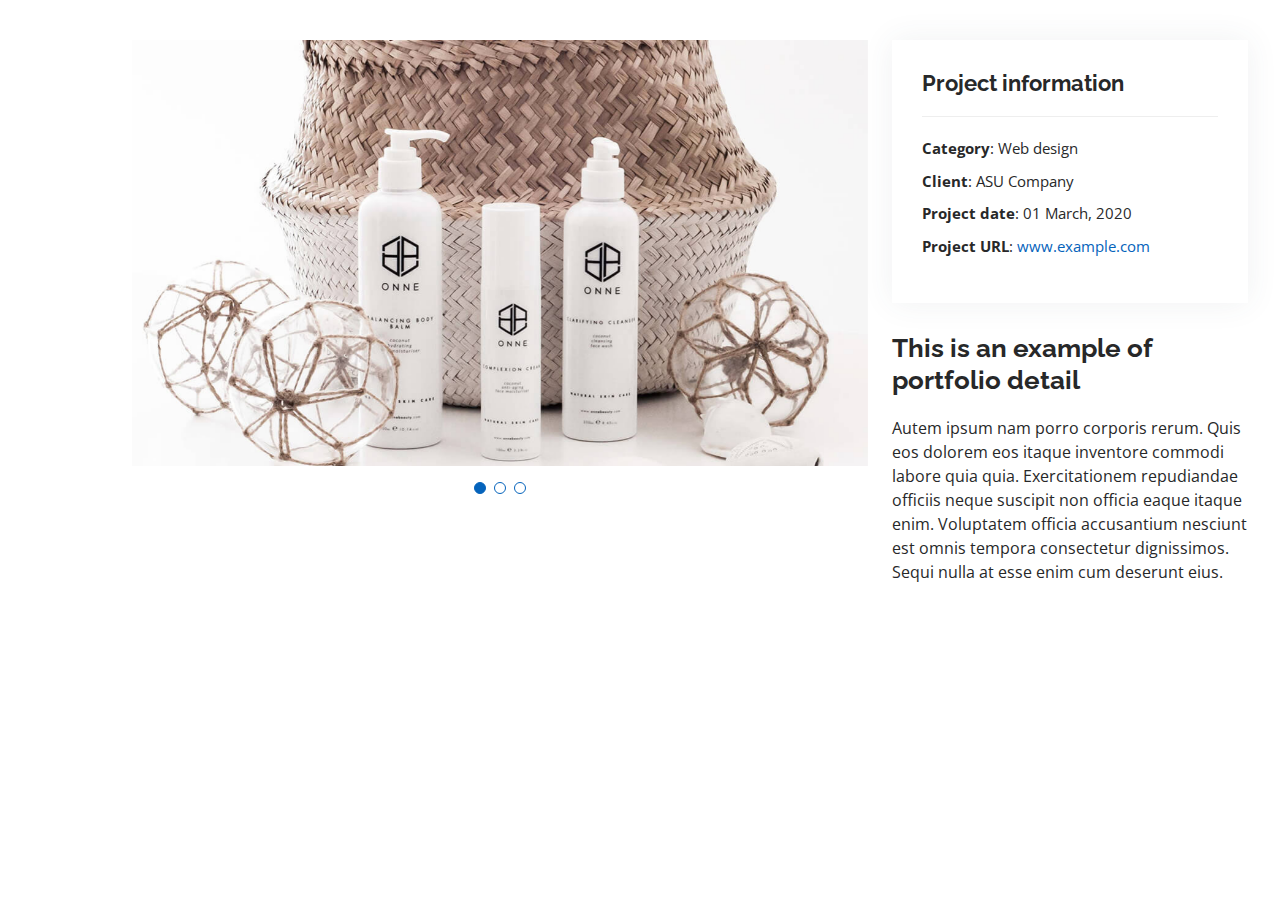
<file: portfolio-details.html>
<!DOCTYPE html>
<html lang="en">

<head>
  <meta charset="utf-8">
  <meta content="width=device-width, initial-scale=1.0" name="viewport">

  <title>Portfolio Details - Personal Bootstrap Template</title>
  <meta content="" name="description">
  <meta content="" name="keywords">

  <!-- Favicons -->
  <link href="assets/img/favicon.png" rel="icon">
  <link href="assets/img/apple-touch-icon.png" rel="apple-touch-icon">

  <!-- Google Fonts -->
  <link href="https://fonts.googleapis.com/css?family=Open+Sans:300,300i,400,400i,600,600i,700,700i|Raleway:300,300i,400,400i,500,500i,600,600i,700,700i|Poppins:300,300i,400,400i,500,500i,600,600i,700,700i" rel="stylesheet">

  <!-- Vendor CSS Files -->
  <link href="assets/vendor/aos/aos.css" rel="stylesheet">
  <link href="assets/vendor/bootstrap/css/bootstrap.min.css" rel="stylesheet">
  <link href="assets/vendor/bootstrap-icons/bootstrap-icons.css" rel="stylesheet">
  <link href="assets/vendor/boxicons/css/boxicons.min.css" rel="stylesheet">
  <link href="assets/vendor/glightbox/css/glightbox.min.css" rel="stylesheet">
  <link href="assets/vendor/swiper/swiper-bundle.min.css" rel="stylesheet">

  <!-- Template Main CSS File -->
  <link href="assets/css/style.css" rel="stylesheet">

  <!-- =======================================================
  * Template Name: MyResume - v4.8.1
  * Template URL: https://bootstrapmade.com/free-html-bootstrap-template-my-resume/
  * Author: BootstrapMade.com
  * License: https://bootstrapmade.com/license/
  ======================================================== -->
</head>

<body>

  <main id="main">

    <!-- ======= Portfolio Details Section ======= -->
    <section id="portfolio-details" class="portfolio-details">
      <div class="container">

        <div class="row gy-4">

          <div class="col-lg-8">
            <div class="portfolio-details-slider swiper">
              <div class="swiper-wrapper align-items-center">

                <div class="swiper-slide">
                  <img src="assets/img/portfolio/portfolio-details-1.jpg" alt="">
                </div>

                <div class="swiper-slide">
                  <img src="assets/img/portfolio/portfolio-details-2.jpg" alt="">
                </div>

                <div class="swiper-slide">
                  <img src="assets/img/portfolio/portfolio-details-3.jpg" alt="">
                </div>

              </div>
              <div class="swiper-pagination"></div>
            </div>
          </div>

          <div class="col-lg-4">
            <div class="portfolio-info">
              <h3>Project information</h3>
              <ul>
                <li><strong>Category</strong>: Web design</li>
                <li><strong>Client</strong>: ASU Company</li>
                <li><strong>Project date</strong>: 01 March, 2020</li>
                <li><strong>Project URL</strong>: <a href="#">www.example.com</a></li>
              </ul>
            </div>
            <div class="portfolio-description">
              <h2>This is an example of portfolio detail</h2>
              <p>
                Autem ipsum nam porro corporis rerum. Quis eos dolorem eos itaque inventore commodi labore quia quia. Exercitationem repudiandae officiis neque suscipit non officia eaque itaque enim. Voluptatem officia accusantium nesciunt est omnis tempora consectetur dignissimos. Sequi nulla at esse enim cum deserunt eius.
              </p>
            </div>
          </div>

        </div>

      </div>
    </section><!-- End Portfolio Details Section -->

  </main><!-- End #main -->

  <div id="preloader"></div>
  <a href="#" class="back-to-top d-flex align-items-center justify-content-center"><i class="bi bi-arrow-up-short"></i></a>

  <!-- Vendor JS Files -->
  <script src="assets/vendor/purecounter/purecounter_vanilla.js"></script>
  <script src="assets/vendor/aos/aos.js"></script>
  <script src="assets/vendor/bootstrap/js/bootstrap.bundle.min.js"></script>
  <script src="assets/vendor/glightbox/js/glightbox.min.js"></script>
  <script src="assets/vendor/isotope-layout/isotope.pkgd.min.js"></script>
  <script src="assets/vendor/swiper/swiper-bundle.min.js"></script>
  <script src="assets/vendor/typed.js/typed.min.js"></script>
  <script src="assets/vendor/waypoints/noframework.waypoints.js"></script>
  <script src="assets/vendor/php-email-form/validate.js"></script>

  <!-- Template Main JS File -->
  <script src="assets/js/main.js"></script>

</body>

</html>
</file>
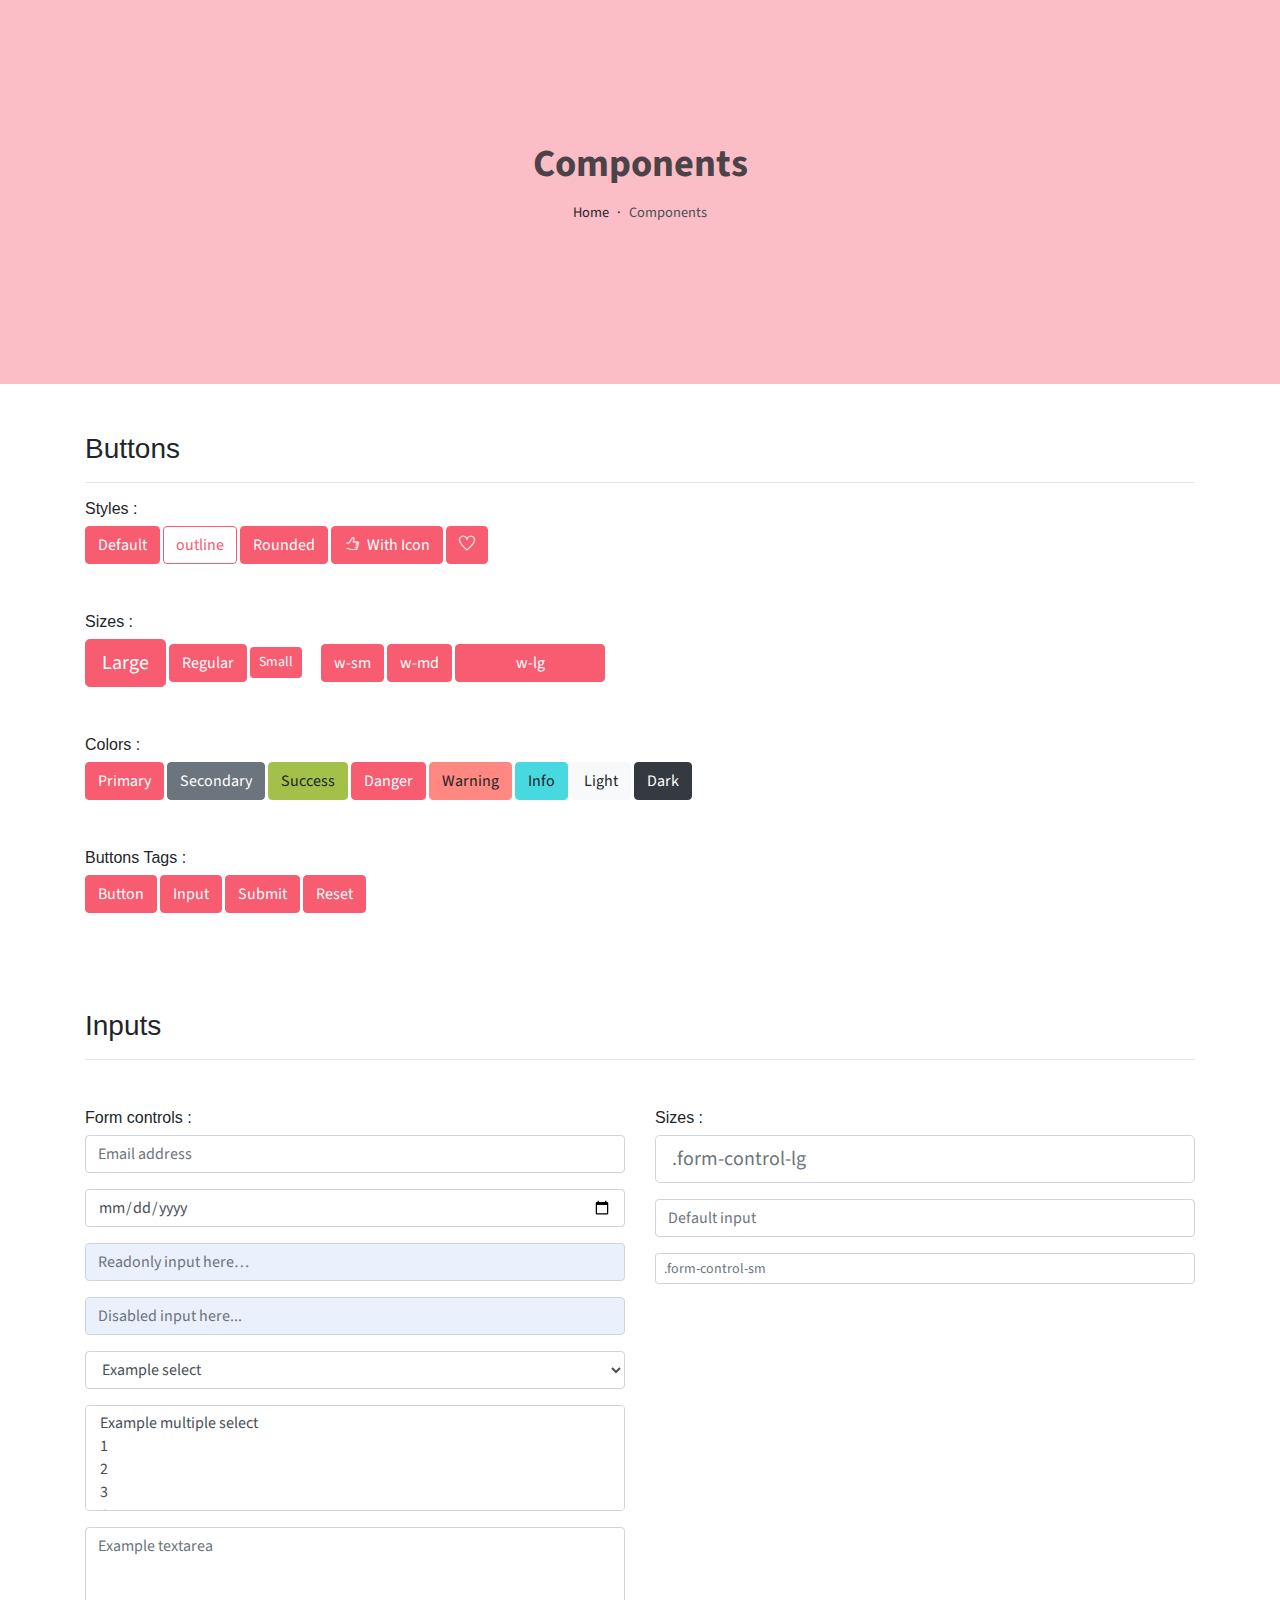
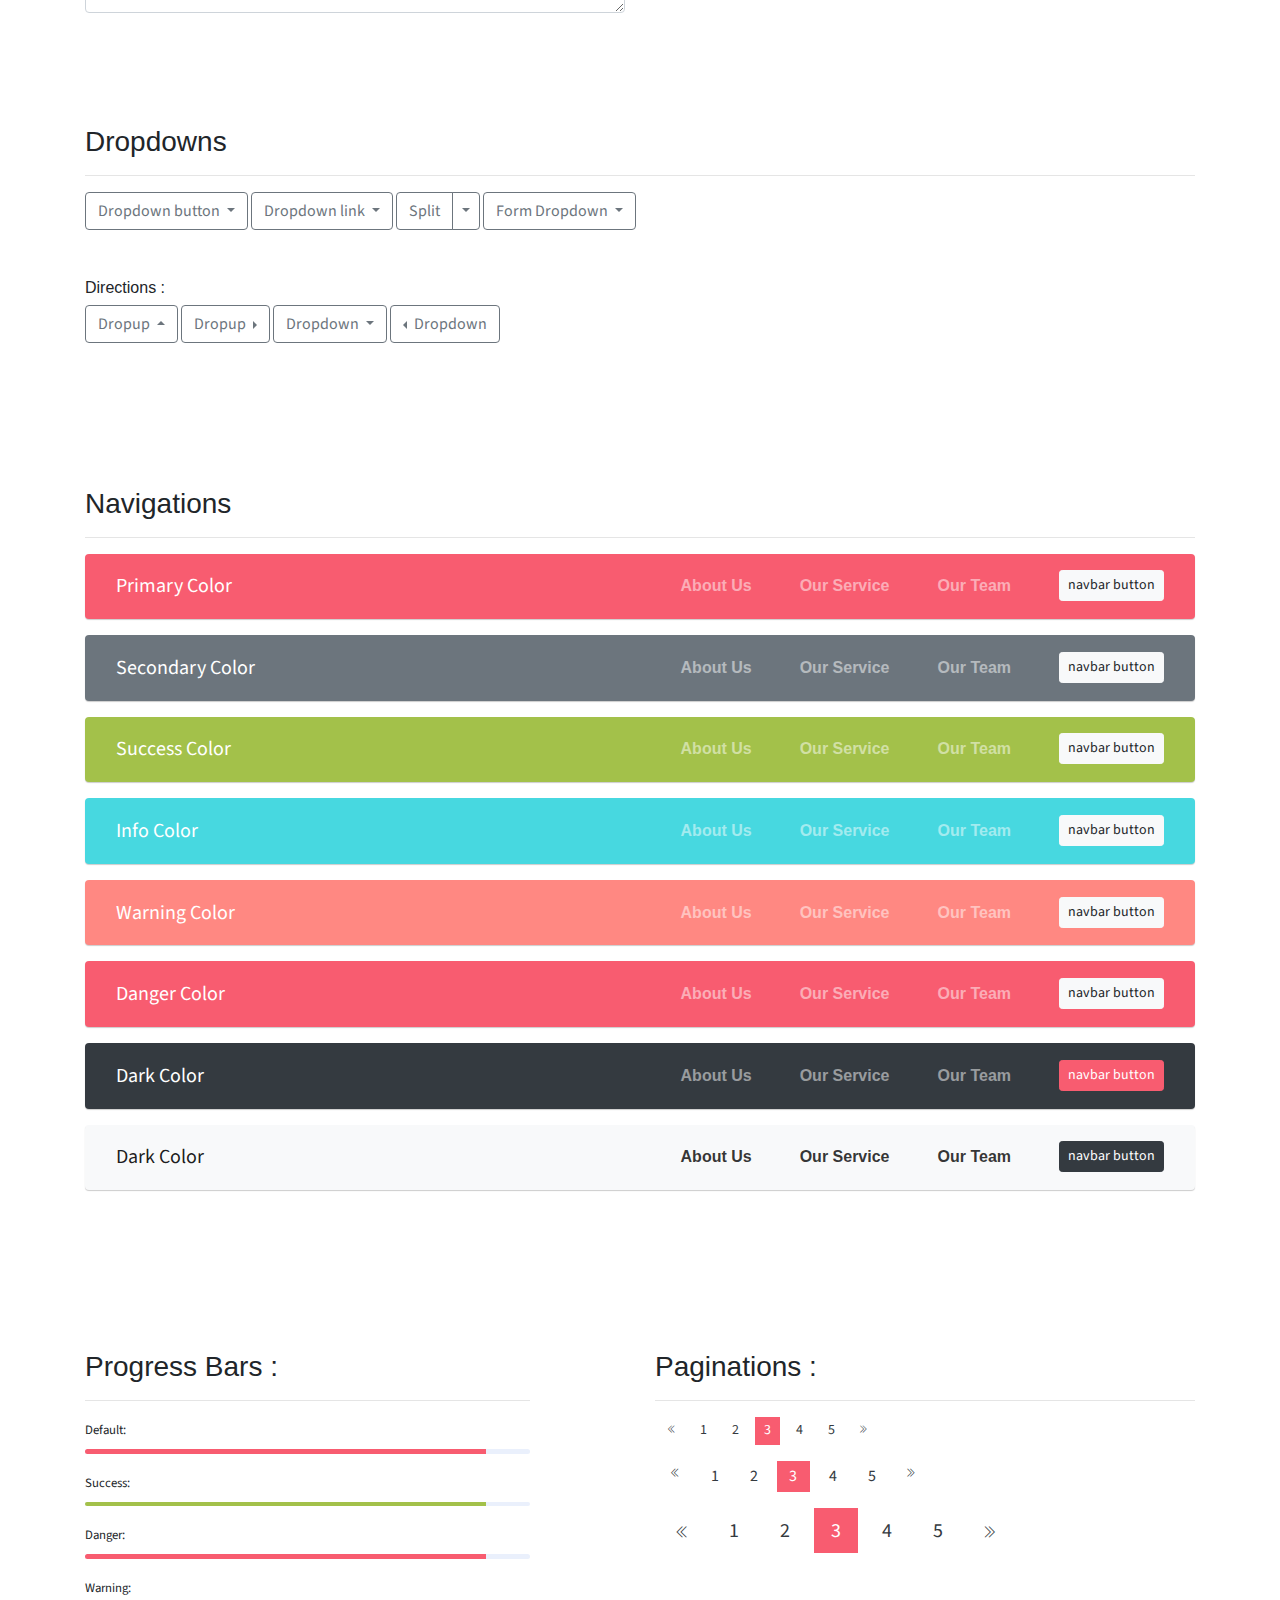
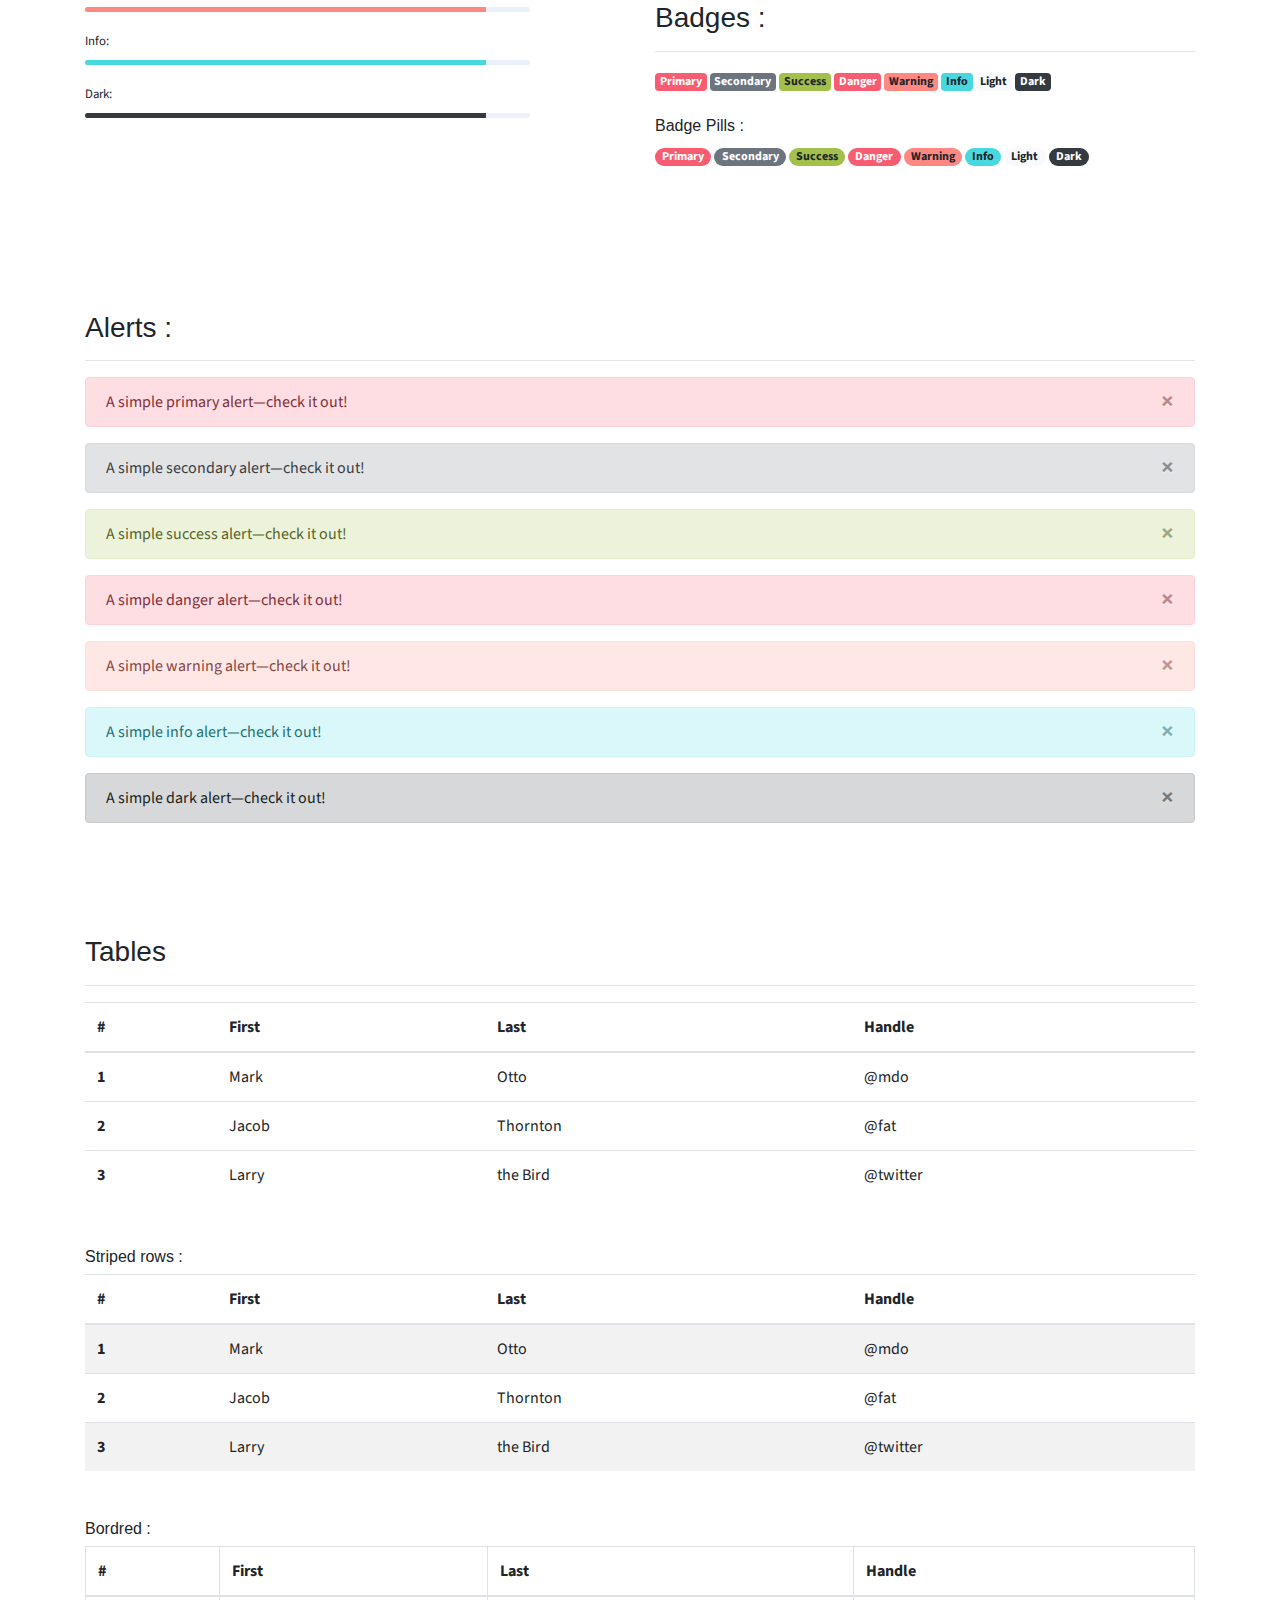
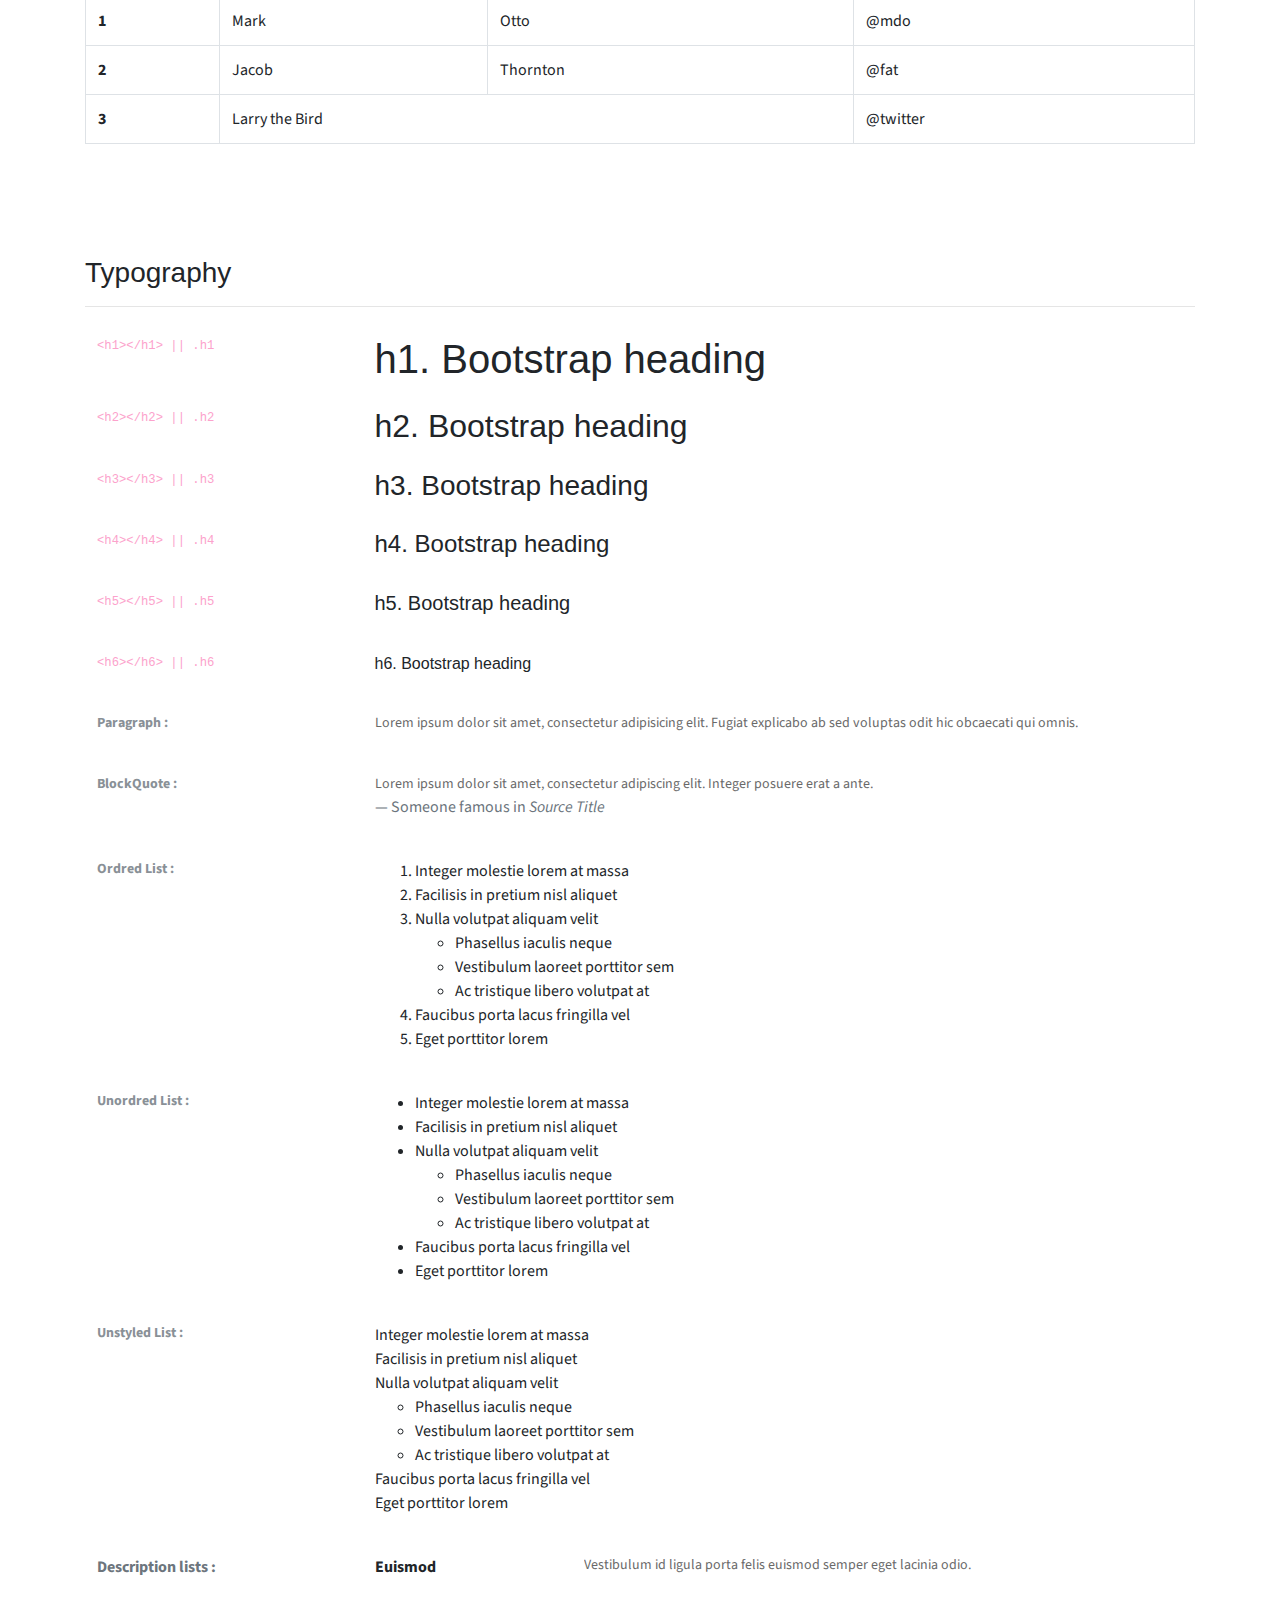
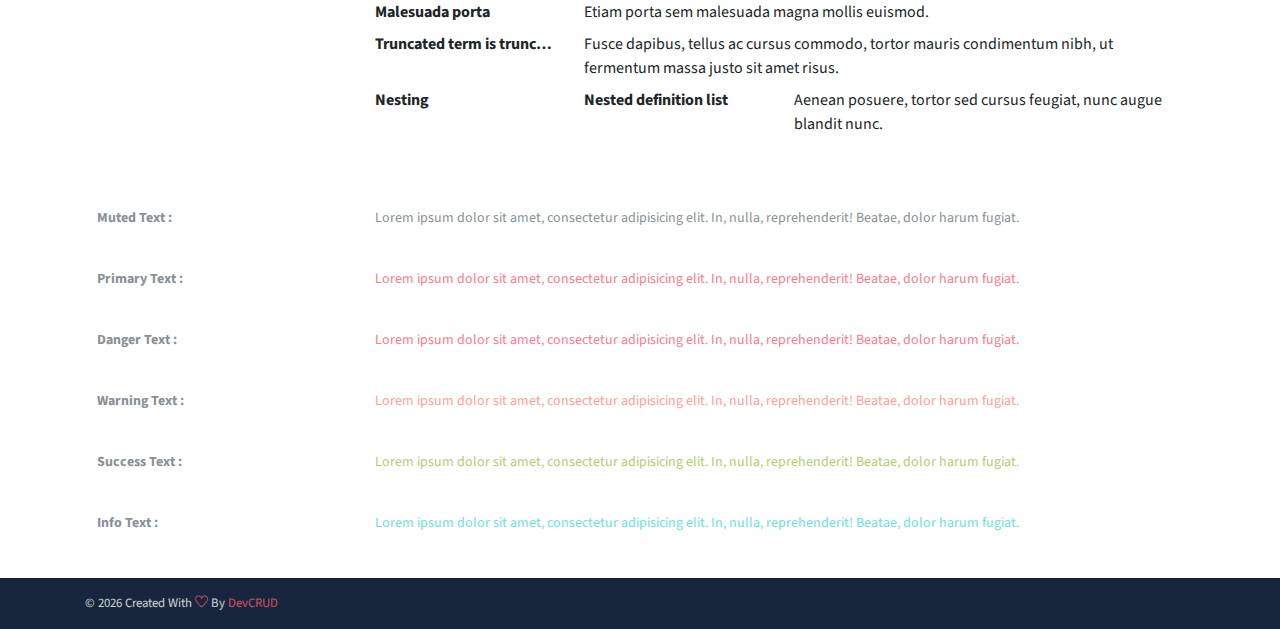
<file: public_html/components.html>
<!DOCTYPE html>
<html lang="en">
<head>
   <meta charset="utf-8">
   <meta name="viewport" content="width=device-width, initial-scale=1, shrink-to-fit=no">
   <meta name="description" content="Start your development with JohnDoe landing page.">
   <meta name="author" content="Devcrud">
   <title>JohnDoe Landing page | Components</title>
   <link rel="icon" href="assets/imgs/favicon.png" type="image/png">
   <!-- font icons -->
   <link rel="stylesheet" href="assets/vendors/themify-icons/css/themify-icons.css">
   <!-- Bootstrap + Steller  -->
   <link rel="stylesheet" href="assets/css/johndoe.css">
</head>
<body>

   <!-- Page Header -->
   <header class="header header-mini"> 
      <div class="header-title">Components</div> 
      <nav aria-label="breadcrumb">
         <ol class="breadcrumb">
            <li class="breadcrumb-item"><a href="/">Home</a></li>
            <li class="breadcrumb-item active" aria-current="page">Components</li>
         </ol>
      </nav>
   </header> <!-- End Of Page Header -->

   <!-- main content -->
   <div class="container">

      <!-- Buttons -->
      <h3 class="mt-5">Buttons</h3>
      <hr>
      <h6 class="section-secondary-title">Styles :</h6>
      <button class="btn btn-primary">Default</button>
      <button class="btn btn-outline-primary">outline</button>
      <button class="btn btn-primary rounded">Rounded</button>
      <button class="btn btn-primary rounded"><i class="ti-thumb-up pr-1"></i> With Icon</button>
      <button class="btn btn-primary circle"><i class="ti-heart"></i></button>

      <h6 class="section-secondary-title mt-5">Sizes :</h6>
      <button class="btn btn-primary btn-lg">Large</button>
      <button class="btn btn-primary ">Regular</button>
      <button class="btn btn-primary btn-sm">Small</button>
      <button class="btn btn-primary w-sm ml-3">w-sm</button>
      <button class="btn btn-primary w-md">w-md</button>
      <button class="btn btn-primary w-lg">w-lg</button>

      <h6 class="section-secondary-title mt-5">Colors :</h6>          
      <button type="button" class="btn btn-primary">Primary</button>
      <button type="button" class="btn btn-secondary">Secondary</button>
      <button type="button" class="btn btn-success">Success</button>
      <button type="button" class="btn btn-danger">Danger</button>
      <button type="button" class="btn btn-warning">Warning</button>
      <button type="button" class="btn btn-info">Info</button>
      <button type="button" class="btn btn-light">Light</button>
      <button type="button" class="btn btn-dark">Dark</button>

      <h6 class="section-secondary-title mt-5">Buttons Tags :</h6>
      <button class="btn btn-primary" type="submit">Button</button>
      <input class="btn btn-primary" type="button" value="Input">
      <input class="btn btn-primary" type="submit" value="Submit">
      <input class="btn btn-primary" type="reset" value="Reset">
      
      <!-- devider -->
      <div class="py-5"></div>

      <!-- Inputs -->
      <h3>Inputs</h3>
      <hr>
      <div class="row mt-5">
         <div class="col-md-6">
            <h6 class="section-secondary-title">Form controls :</h6>        
            <div class="form-group">
               <input type="email" class="form-control" id="exampleFormControlInput1" placeholder="Email address">
            </div>
            <div class="form-group">
               <input type="date" class="form-control" id="exampleFormControlInput1" placeholder="Date">
            </div>
            <div class="form-group">
               <input class="form-control" type="text" placeholder="Readonly input here…" readonly>
            </div>
            <div class="form-group">
               <input class="form-control" id="disabledInput" type="text" placeholder="Disabled input here..." disabled>
            </div>
            <div class="form-group">
               <select class="form-control" id="exampleFormControlSelect1">
                  <option>Example select</option>
                  <option>1</option>
                  <option>2</option>
                  <option>3</option>
                  <option>4</option>
                  <option>5</option>
               </select>
            </div>
            <div class="form-group">
               <select multiple class="form-control" id="exampleFormControlSelect2">
                  <option>Example multiple select</option>
                  <option>1</option>
                  <option>2</option>
                  <option>3</option>
                  <option>4</option>
                  <option>5</option>
               </select>
            </div>
            <div class="form-group">
               <textarea class="form-control" id="exampleFormControlTextarea1" rows="3" placeholder="Example textarea"></textarea>
            </div>
         </div>
         <div class="col-md-6">
            <h6 class="section-secondary-title">Sizes :</h6>    
            <div class="form-group">
               <input class="form-control form-control-lg" type="text" placeholder=".form-control-lg">             
            </div>
            <div class="form-group">
               <input class="form-control" type="text" placeholder="Default input">
            </div>
            <div class="form-group">
               <input class="form-control form-control-sm" type="text" placeholder=".form-control-sm"> 
            </div>
         </div>
      </div> <!-- end of inputs -->   

      <!-- devider -->
      <div class="py-5"></div>             

      <!-- Dropdowns -->
      <h3 class="components-section-title font-weight-normal">Dropdowns</h3>
      <hr>
      <div class="dropdown d-inline-block">
         <button class="btn btn-outline-secondary dropdown-toggle" type="button" id="dropdownMenuButton" data-toggle="dropdown" aria-haspopup="true" aria-expanded="false">
         Dropdown button
         </button>
         <div class="dropdown-menu" aria-labelledby="dropdownMenuButton">
         <a class="dropdown-item" href="#">Action</a>
         <a class="dropdown-item" href="#">Another action</a>
         <a class="dropdown-item" href="#">Something else here</a>
         </div>
      </div>
      <div class="dropdown d-inline-block">
         <a class="btn btn-outline-secondary dropdown-toggle" href="#" role="button" id="dropdownMenuLink" data-toggle="dropdown" aria-haspopup="true" aria-expanded="false">
            Dropdown link
         </a>
         <div class="dropdown-menu" aria-labelledby="dropdownMenuLink">
            <a class="dropdown-item" href="#">Action</a>
            <a class="dropdown-item" href="#">Another action</a>
            <a class="dropdown-item" href="#">Something else here</a>
         </div>
      </div>
      <div class="btn-group">
         <button type="button" class="btn btn-outline-secondary">Split</button>
         <button type="button" class="btn btn-outline-secondary dropdown-toggle dropdown-toggle-split" data-toggle="dropdown" aria-haspopup="true" aria-expanded="false">
         <span class="sr-only">Toggle Dropdown</span>
         </button>
         <div class="dropdown-menu">
            <a class="dropdown-item" href="#">Action</a>
            <a class="dropdown-item" href="#">Another action</a>
            <a class="dropdown-item" href="#">Something else here</a>
            <div class="dropdown-divider"></div>
            <a class="dropdown-item" href="#">Separated link</a>
         </div>
      </div>
      <div class="btn-group">
         <button class="btn btn-outline-secondary dropdown-toggle" type="button" id="dropdownMenuButton" data-toggle="dropdown" aria-haspopup="true" aria-expanded="false">
            Form Dropdown
         </button>
         <div class="dropdown-menu form">
            <form class="px-4 py-3">
               <div class="form-group">
                  <input type="email" class="form-control" id="exampleDropdownFormEmail1" placeholder="email@example.com">
               </div>
               <div class="form-group">
                  <input type="password" class="form-control" id="exampleDropdownFormPassword1" placeholder="Password">
               </div>
               <div class="form-check mb-3">
                  <input type="checkbox" class="form-check-input" id="dropdownCheck">
                  <label class="form-check-label" for="dropdownCheck">
                     Remember me
                  </label>
               </div>
               <button type="submit" class="btn btn-primary btn-block">Sign in</button>
            </form>
            <div class="dropdown-divider"></div>
            <a class="dropdown-item" href="#"><small>New around here? Sign up</small></a>
            <a class="dropdown-item" href="#"><small>Forgot password?</small></a>
         </div>
      </div>       
      <h6 class="section-secondary-title mt-5">Directions :</h6>  
      <div class="btn-group dropup">
         <button type="button" class="btn btn-outline-secondary dropdown-toggle" data-toggle="dropdown" aria-haspopup="true" aria-expanded="false">
            Dropup
         </button>
         <div class="dropdown-menu">
            <a class="dropdown-item" href="#">Action</a>
            <a class="dropdown-item" href="#">Another action</a>
            <a class="dropdown-item" href="#">Something else here</a>
            <div class="dropdown-divider"></div>
            <a class="dropdown-item" href="#">Separated link</a>
         </div>
      </div>
      <div class="btn-group dropright">
         <button type="button" class="btn btn-outline-secondary dropdown-toggle" data-toggle="dropdown" aria-haspopup="true" aria-expanded="false">
            Dropup
         </button>
         <div class="dropdown-menu">
            <a class="dropdown-item" href="#">Action</a>
            <a class="dropdown-item" href="#">Another action</a>
            <a class="dropdown-item" href="#">Something else here</a>
            <div class="dropdown-divider"></div>
            <a class="dropdown-item" href="#">Separated link</a>
         </div>
      </div>
      <div class="btn-group">
         <button type="button" class="btn btn-outline-secondary dropdown-toggle" data-toggle="dropdown" aria-haspopup="true" aria-expanded="false">
            Dropdown
         </button>
         <div class="dropdown-menu">
            <a class="dropdown-item" href="#">Action</a>
            <a class="dropdown-item" href="#">Another action</a>
            <a class="dropdown-item" href="#">Something else here</a>
            <div class="dropdown-divider"></div>
            <a class="dropdown-item" href="#">Separated link</a>
         </div>
      </div>
      <div class="btn-group dropleft">
         <button type="button" class="btn btn-outline-secondary dropdown-toggle" data-toggle="dropdown" aria-haspopup="true" aria-expanded="false">
            Dropdown
         </button>
         <div class="dropdown-menu">
            <a class="dropdown-item" href="#">Action</a>
            <a class="dropdown-item" href="#">Another action</a>
            <a class="dropdown-item" href="#">Something else here</a>
            <div class="dropdown-divider"></div>
            <a class="dropdown-item" href="#">Separated link</a>
         </div>
      </div> <!-- end of Dropdowns -->  

      <!-- devider -->
      <div class="py-5"></div>   

      <!-- navbars -->
      <h3 class="components-section-title font-weight-normal mt-5">Navigations</h3>
      <hr>
      <nav class="navbar navbar-expand-sm navbar-dark bg-primary rounded shadow mb-3">
         <div class="container">
            <a class="navbar-brand" href="#">Primary Color</a>
            <button class="navbar-toggler ml-auto" type="button" data-toggle="collapse" data-target="#navbarSupportedContent" aria-controls="navbarSupportedContent" aria-expanded="false" aria-label="Toggle navigation">
            <span class="navbar-toggler-icon"></span>
            </button>
            <div class="collapse navbar-collapse" id="navbarSupportedContent">
               <ul class="navbar-nav ml-auto"> 
                  <li class="nav-item">
                     <a class="nav-link" href="#about">About Us</a>
                  </li>
                  <li class="nav-item">
                     <a class="nav-link" href="#service">Our Service</a>
                  </li>
                  <li class="nav-item">
                     <a class="nav-link" href="#team">Our Team</a>
                  </li>
                  <li class="nav-item">
                     <a href="#book-table" class="ml-4 mt-1 btn btn-light btn-sm">navbar button</a>
                  </li>
               </ul>                       
            </div>
         </div>
      </nav>
      <nav class="navbar navbar-expand-sm navbar-dark bg-secondary rounded shadow mb-3">
         <div class="container">
            <a class="navbar-brand" href="#">Secondary Color</a>
            <button class="navbar-toggler ml-auto" type="button" data-toggle="collapse" data-target="#navbarSupportedContent" aria-controls="navbarSupportedContent" aria-expanded="false" aria-label="Toggle navigation">
            <span class="navbar-toggler-icon"></span>
            </button>
            <div class="collapse navbar-collapse" id="navbarSupportedContent">
               <ul class="navbar-nav ml-auto"> 
                  <li class="nav-item">
                     <a class="nav-link" href="#about">About Us</a>
                  </li>
                  <li class="nav-item">
                     <a class="nav-link" href="#service">Our Service</a>
                  </li>
                  <li class="nav-item">
                     <a class="nav-link" href="#team">Our Team</a>
                  </li>
                  <li class="nav-item">
                     <a href="#book-table" class="ml-4 mt-1 btn btn-light btn-sm">navbar button</a>
                  </li>
               </ul>                       
            </div>
         </div>
      </nav>
      <nav class="navbar navbar-expand-sm navbar-dark bg-success rounded shadow mb-3">
         <div class="container">
            <a class="navbar-brand" href="#">Success Color</a>
            <button class="navbar-toggler ml-auto" type="button" data-toggle="collapse" data-target="#navbarSupportedContent" aria-controls="navbarSupportedContent" aria-expanded="false" aria-label="Toggle navigation">
            <span class="navbar-toggler-icon"></span>
            </button>
            <div class="collapse navbar-collapse" id="navbarSupportedContent">
               <ul class="navbar-nav ml-auto"> 
                  <li class="nav-item">
                     <a class="nav-link" href="#about">About Us</a>
                  </li>
                  <li class="nav-item">
                     <a class="nav-link" href="#service">Our Service</a>
                  </li>
                  <li class="nav-item">
                     <a class="nav-link" href="#team">Our Team</a>
                  </li>
                  <li class="nav-item">
                     <a href="#book-table" class="ml-4 mt-1 btn btn-light btn-sm">navbar button</a>
                  </li>
               </ul>                       
            </div>
         </div>
      </nav>
      <nav class="navbar navbar-expand-sm navbar-dark bg-info rounded shadow mb-3">
         <div class="container">
            <a class="navbar-brand" href="#">Info Color</a>
            <button class="navbar-toggler ml-auto" type="button" data-toggle="collapse" data-target="#navbarSupportedContent" aria-controls="navbarSupportedContent" aria-expanded="false" aria-label="Toggle navigation">
            <span class="navbar-toggler-icon"></span>
            </button>
            <div class="collapse navbar-collapse" id="navbarSupportedContent">
               <ul class="navbar-nav ml-auto"> 
                  <li class="nav-item">
                     <a class="nav-link" href="#about">About Us</a>
                  </li>
                  <li class="nav-item">
                     <a class="nav-link" href="#service">Our Service</a>
                  </li>
                  <li class="nav-item">
                     <a class="nav-link" href="#team">Our Team</a>
                  </li>
                  <li class="nav-item">
                     <a href="#book-table" class="ml-4 mt-1 btn btn-light btn-sm">navbar button</a>
                  </li>
               </ul>                       
            </div>
         </div>
      </nav>
      <nav class="navbar navbar-expand-sm navbar-dark bg-warning rounded shadow mb-3">
         <div class="container">
            <a class="navbar-brand" href="#">Warning Color</a>
            <button class="navbar-toggler ml-auto" type="button" data-toggle="collapse" data-target="#navbarSupportedContent" aria-controls="navbarSupportedContent" aria-expanded="false" aria-label="Toggle navigation">
            <span class="navbar-toggler-icon"></span>
            </button>
            <div class="collapse navbar-collapse" id="navbarSupportedContent">
               <ul class="navbar-nav ml-auto"> 
                  <li class="nav-item">
                     <a class="nav-link" href="#about">About Us</a>
                  </li>
                  <li class="nav-item">
                     <a class="nav-link" href="#service">Our Service</a>
                  </li>
                  <li class="nav-item">
                     <a class="nav-link" href="#team">Our Team</a>
                  </li>
                  <li class="nav-item">
                     <a href="#book-table" class="ml-4 mt-1 btn btn-light btn-sm">navbar button</a>
                  </li>
               </ul>                       
            </div>
         </div>
      </nav>
      <nav class="navbar navbar-expand-sm navbar-dark bg-danger rounded shadow mb-3">
         <div class="container">
            <a class="navbar-brand" href="#">Danger Color</a>
            <button class="navbar-toggler ml-auto" type="button" data-toggle="collapse" data-target="#navbarSupportedContent" aria-controls="navbarSupportedContent" aria-expanded="false" aria-label="Toggle navigation">
            <span class="navbar-toggler-icon"></span>
            </button>
            <div class="collapse navbar-collapse" id="navbarSupportedContent">
               <ul class="navbar-nav ml-auto"> 
                  <li class="nav-item">
                     <a class="nav-link" href="#about">About Us</a>
                  </li>
                  <li class="nav-item">
                     <a class="nav-link" href="#service">Our Service</a>
                  </li>
                  <li class="nav-item">
                     <a class="nav-link" href="#team">Our Team</a>
                  </li>
                  <li class="nav-item">
                     <a href="#book-table" class="ml-4 mt-1 btn btn-light btn-sm">navbar button</a>
                  </li>
               </ul>                       
            </div>
         </div>
      </nav>
      <nav class="navbar navbar-expand-sm navbar-dark bg-dark rounded shadow mb-3">
         <div class="container">
            <a class="navbar-brand" href="#">Dark Color</a>
            <button class="navbar-toggler ml-auto" type="button" data-toggle="collapse" data-target="#navbarSupportedContent" aria-controls="navbarSupportedContent" aria-expanded="false" aria-label="Toggle navigation">
            <span class="navbar-toggler-icon"></span>
            </button>
            <div class="collapse navbar-collapse" id="navbarSupportedContent">
               <ul class="navbar-nav ml-auto"> 
                  <li class="nav-item">
                     <a class="nav-link" href="#about">About Us</a>
                  </li>
                  <li class="nav-item">
                     <a class="nav-link" href="#service">Our Service</a>
                  </li>
                  <li class="nav-item">
                     <a class="nav-link" href="#team">Our Team</a>
                  </li>
                  <li class="nav-item">
                     <a href="#book-table" class="ml-4 mt-1 btn btn-primary btn-sm">navbar button</a>
                  </li>
               </ul>                       
            </div>
         </div>
      </nav>
      <nav class="navbar navbar-expand-sm navbar-light bg-light rounded shadow mb-3">
         <div class="container">
            <a class="navbar-brand" href="#">Dark Color</a>
            <button class="navbar-toggler ml-auto" type="button" data-toggle="collapse" data-target="#navbarSupportedContent" aria-controls="navbarSupportedContent" aria-expanded="false" aria-label="Toggle navigation">
            <span class="navbar-toggler-icon"></span>
            </button>
            <div class="collapse navbar-collapse" id="navbarSupportedContent">
               <ul class="navbar-nav ml-auto"> 
                  <li class="nav-item">
                     <a class="nav-link" href="#about">About Us</a>
                  </li>
                  <li class="nav-item">
                     <a class="nav-link" href="#service">Our Service</a>
                  </li>
                  <li class="nav-item">
                     <a class="nav-link" href="#team">Our Team</a>
                  </li>
                  <li class="nav-item">
                     <a href="#book-table" class="ml-4 mt-1 btn btn-dark btn-sm">navbar button</a>
                  </li>
               </ul>                       
            </div>
         </div>
      </nav>
      <!-- End of navbars -->

      <!-- devider -->
      <div class="py-5"></div>   
      
      <!-- progress bars -->
      <div class="row justify-content-between">
         <div class="col-md-5">
            <h3 class="components-section-title font-weight-normal mt-5">Progress Bars :</h3>
            <hr>
            <small>Default: </small>
            <div class="progress mt-2 mb-3">
               <div class="progress-bar" role="progressbar" style="width: 90%" aria-valuenow="25" aria-valuemin="0" aria-valuemax="100"></div>
            </div>
            <small>Success:</small>
            <div class="progress mt-2 mb-3">
               <div class="progress-bar bg-success" role="progressbar" style="width: 90%" aria-valuenow="25" aria-valuemin="0" aria-valuemax="100"></div>
            </div>
            <small>Danger:</small>
            <div class="progress mt-2 mb-3">
               <div class="progress-bar bg-danger" role="progressbar" style="width: 90%" aria-valuenow="25" aria-valuemin="0" aria-valuemax="100"></div>
            </div>
            <small>Warning:</small>
            <div class="progress mt-2 mb-3">
               <div class="progress-bar bg-warning" role="progressbar" style="width: 90%" aria-valuenow="25" aria-valuemin="0" aria-valuemax="100"></div>
            </div>
            <small>Info:</small>
            <div class="progress mt-2 mb-3">
               <div class="progress-bar bg-info" role="progressbar" style="width: 90%" aria-valuenow="25" aria-valuemin="0" aria-valuemax="100"></div>
            </div>
            <small>Dark:</small>
            <div class="progress mt-2 mb-3">
               <div class="progress-bar bg-dark" role="progressbar" style="width: 90%" aria-valuenow="25" aria-valuemin="0" aria-valuemax="100"></div>
            </div>
         </div>
         <div class="col-md-6">
            <h3 class="components-section-title font-weight-normal mt-5">Paginations :</h3>
            <hr>
            <nav aria-label="Page navigation example">
               <ul class="pagination pagination-sm">
                  <li class="page-item"><a class="page-link" href="#"><i class="ti-angle-double-left"></i></a></li>
                  <li class="page-item"><a class="page-link" href="#">1</a></li>
                  <li class="page-item"><a class="page-link" href="#">2</a></li>
                  <li class="page-item active"><a class="page-link" href="#">3</a></li>
                  <li class="page-item"><a class="page-link" href="#">4</a></li>
                  <li class="page-item"><a class="page-link" href="#">5</a></li>
                  <li class="page-item"><a class="page-link" href="#"><i class="ti-angle-double-right"></i></a></li>
               </ul>
            </nav>
            <nav aria-label="Page navigation example">
               <ul class="pagination">
               <li class="page-item"><a class="page-link" href="#"><i class="ti-angle-double-left"></i></a></li>
                  <li class="page-item"><a class="page-link" href="#">1</a></li>
                  <li class="page-item"><a class="page-link" href="#">2</a></li>
                  <li class="page-item active"><a class="page-link" href="#">3</a></li>
                  <li class="page-item"><a class="page-link" href="#">4</a></li>
                  <li class="page-item"><a class="page-link" href="#">5</a></li>
                  <li class="page-item"><a class="page-link" href="#"><i class="ti-angle-double-right"></i></a></li>
               </ul>
            </nav>
            <nav aria-label="Page navigation example">
               <ul class="pagination pagination-lg">
                  <li class="page-item"><a class="page-link" href="#"><i class="ti-angle-double-left"></i></a></li>
                  <li class="page-item"><a class="page-link" href="#">1</a></li>
                  <li class="page-item"><a class="page-link" href="#">2</a></li>
                  <li class="page-item active"><a class="page-link" href="#">3</a></li>
                  <li class="page-item"><a class="page-link" href="#">4</a></li>
                  <li class="page-item"><a class="page-link" href="#">5</a></li>
                  <li class="page-item"><a class="page-link" href="#"><i class="ti-angle-double-right"></i></a></li>
               </ul>
            </nav>

            <!-- Badges -->
            <h3 class="components-section-title font-weight-normal mt-5">Badges :</h3>
            <hr>
            <span class="badge badge-primary">Primary</span>
            <span class="badge badge-secondary">Secondary</span>
            <span class="badge badge-success">Success</span>
            <span class="badge badge-danger">Danger</span>
            <span class="badge badge-warning">Warning</span>
            <span class="badge badge-info">Info</span>
            <span class="badge badge-light">Light</span>
            <span class="badge badge-dark">Dark</span>
            <h6 class="section-secondary-title mt-4 mb-2">Badge Pills :</h6>
            <span class="badge badge-pill badge-primary">Primary</span>
            <span class="badge badge-pill badge-secondary">Secondary</span>
            <span class="badge badge-pill badge-success">Success</span>
            <span class="badge badge-pill badge-danger">Danger</span>
            <span class="badge badge-pill badge-warning">Warning</span>
            <span class="badge badge-pill badge-info">Info</span>
            <span class="badge badge-pill badge-light">Light</span>
            <span class="badge badge-pill badge-dark">Dark</span>
         </div>
      </div> <!-- End of Progress bars -->

      <!-- devider -->
      <div class="py-5"></div>  

      <!-- Alerts -->
      <h3 class="components-section-title font-weight-normal mt-5">Alerts :</h3>
      <hr>
      <div class="alert alert-primary alert-dismissible fade show" role="alert">
         A simple primary alert—check it out!
         <button type="button" class="close" data-dismiss="alert" aria-label="Close">
            <span aria-hidden="true">&times;</span>
         </button>
      </div>
      <div class="alert alert-secondary alert-dismissible fade show" role="alert">
         A simple secondary alert—check it out!
         <button type="button" class="close" data-dismiss="alert" aria-label="Close">
            <span aria-hidden="true">&times;</span>
         </button>
      </div>
      <div class="alert alert-success alert-dismissible fade show" role="alert">
         A simple success alert—check it out!
         <button type="button" class="close" data-dismiss="alert" aria-label="Close">
            <span aria-hidden="true">&times;</span>
         </button>
      </div>
      <div class="alert alert-danger alert-dismissible fade show" role="alert">
         A simple danger alert—check it out!
         <button type="button" class="close" data-dismiss="alert" aria-label="Close">
            <span aria-hidden="true">&times;</span>
         </button>
      </div>
      <div class="alert alert-warning alert-dismissible fade show" role="alert">
         A simple warning alert—check it out!
         <button type="button" class="close" data-dismiss="alert" aria-label="Close">
            <span aria-hidden="true">&times;</span>
         </button>
      </div>
      <div class="alert alert-info alert-dismissible fade show" role="alert">
         A simple info alert—check it out!
         <button type="button" class="close" data-dismiss="alert" aria-label="Close">
            <span aria-hidden="true">&times;</span>
         </button>
      </div>
      <div class="alert alert-dark alert-dismissible fade show" role="alert">
         A simple dark alert—check it out!
         <button type="button" class="close" data-dismiss="alert" aria-label="Close">
            <span aria-hidden="true">&times;</span>
         </button>
      </div>
      <!-- end of alerts -->

      <!-- devider -->
      <div class="py-5"></div> 
   
      <!-- tables -->
      <h3 class="components-section-title">Tables</h3>
      <hr>
      <table class="table">
         <thead>
            <tr>
               <th scope="col">#</th>
               <th scope="col">First</th>
               <th scope="col">Last</th>
               <th scope="col">Handle</th>
            </tr>
         </thead>
         <tbody>
            <tr>
               <th scope="row">1</th>
               <td>Mark</td>
               <td>Otto</td>
               <td>@mdo</td>
            </tr>
            <tr>
               <th scope="row">2</th>
               <td>Jacob</td>
               <td>Thornton</td>
               <td>@fat</td>
            </tr>
            <tr>
               <th scope="row">3</th>
               <td>Larry</td>
               <td>the Bird</td>
               <td>@twitter</td>
            </tr>
         </tbody>
      </table>

      <h6 class="section-secondary-title mt-5">Striped rows :</h6>
      <table class="table table-striped">
         <thead>
            <tr>
               <th scope="col">#</th>
               <th scope="col">First</th>
               <th scope="col">Last</th>
               <th scope="col">Handle</th>
            </tr>
         </thead>
         <tbody>
            <tr>
               <th scope="row">1</th>
               <td>Mark</td>
               <td>Otto</td>
               <td>@mdo</td>
            </tr>
            <tr>
               <th scope="row">2</th>
               <td>Jacob</td>
               <td>Thornton</td>
               <td>@fat</td>
            </tr>
            <tr>
               <th scope="row">3</th>
               <td>Larry</td>
               <td>the Bird</td>
               <td>@twitter</td>
            </tr>
         </tbody>
      </table>

      <h6 class="section-secondary-title mt-5">Bordred :</h6>
      <table class="table table-bordered">
         <thead>
            <tr>
               <th scope="col">#</th>
               <th scope="col">First</th>
               <th scope="col">Last</th>
               <th scope="col">Handle</th>
            </tr>
         </thead>
         <tbody>
            <tr>
               <th scope="row">1</th>
               <td>Mark</td>
               <td>Otto</td>
               <td>@mdo</td>
            </tr>
            <tr>
               <th scope="row">2</th>
               <td>Jacob</td>
               <td>Thornton</td>
               <td>@fat</td>
            </tr>
            <tr>
               <th scope="row">3</th>
               <td colspan="2">Larry the Bird</td>
               <td>@twitter</td>
            </tr>
         </tbody>
      </table>
      <!-- end of tables -->

      <!-- devider -->
      <div class="py-5"></div> 

      <!-- typography -->
      <h3 class="components-section-title">Typography</h3>
      <hr>
     
      <table class="table table-borderless v-align-center">
         <tbody>
            <tr>
               <td>
                  <p><code class="highlighter-rouge">&lt;h1&gt;&lt;/h1&gt; || .h1</code></p>
               </td>
               <td class="w-75"><span class="h1">h1. Bootstrap heading</span></td>
            </tr>
            <tr>
               <td>
                  <p><code class="highlighter-rouge">&lt;h2&gt;&lt;/h2&gt; || .h2</code></p>
               </td>
               <td><span class="h2">h2. Bootstrap heading</span></td>
            </tr>
            <tr>
               <td>
                  <p><code class="highlighter-rouge">&lt;h3&gt;&lt;/h3&gt; || .h3</code></p>
               </td>
               <td><span class="h3">h3. Bootstrap heading</span></td>
            </tr>
            <tr>
               <td>
                  <p><code class="highlighter-rouge">&lt;h4&gt;&lt;/h4&gt; || .h4</code></p>
               </td>
               <td><span class="h4">h4. Bootstrap heading</span></td>
            </tr>
            <tr>
               <td>
                  <p><code class="highlighter-rouge">&lt;h5&gt;&lt;/h5&gt; || .h5</code></p>
               </td>
               <td><span class="h5">h5. Bootstrap heading</span></td>
            </tr>
            <tr>
               <td>
                  <p><code class="highlighter-rouge">&lt;h6&gt;&lt;/h6&gt; || .h6</code></p>
               </td>
               <td><span class="h6">h6. Bootstrap heading</span></td>
            </tr>
            <tr>
               <td>
                  <p class="font-weight-bold text-muted">Paragraph :</p>
               </td>
               <td><p>Lorem ipsum dolor sit amet, consectetur adipisicing elit. Fugiat explicabo ab sed voluptas odit hic obcaecati qui omnis.</p></td>
            </tr>
            <tr>
               <td>
                  <p class="font-weight-bold text-muted">BlockQuote :</p>
               </td>
               <td>
                  <blockquote class="blockquote">
                     <p class="mb-0">Lorem ipsum dolor sit amet, consectetur adipiscing elit. Integer posuere erat a ante.</p>
                     <footer class="blockquote-footer">Someone famous in <cite title="Source Title">Source Title</cite></footer>
                  </blockquote>
               </td>
            </tr>

            
            <tr>
               <td><p class="font-weight-bold text-muted">Ordred List :</p></td>
               <td>
                  <ol>
                     <li>Integer molestie lorem at massa</li>
                     <li>Facilisis in pretium nisl aliquet</li>
                     <li>Nulla volutpat aliquam velit
                        <ul>
                           <li>Phasellus iaculis neque</li>
                           <li>Vestibulum laoreet porttitor sem</li>
                           <li>Ac tristique libero volutpat at</li>
                        </ul>
                     </li>
                     <li>Faucibus porta lacus fringilla vel</li>
                     <li>Eget porttitor lorem</li>
                  </ol>
               </td>
            </tr>
            <tr>
               <td><p class="font-weight-bold text-muted">Unordred List :</p></td>
               <td>
                  <ul >
                     <li>Integer molestie lorem at massa</li>
                     <li>Facilisis in pretium nisl aliquet</li>
                     <li>Nulla volutpat aliquam velit
                        <ul>
                           <li>Phasellus iaculis neque</li>
                           <li>Vestibulum laoreet porttitor sem</li>
                           <li>Ac tristique libero volutpat at</li>
                        </ul>
                     </li>
                     <li>Faucibus porta lacus fringilla vel</li>
                     <li>Eget porttitor lorem</li>
                  </ul>
               </td>
            </tr>
            <tr>
               <td><p class="font-weight-bold text-muted">Unstyled List :</p></td>
               <td>
                  <ul class="list-unstyled">
                     <li>Integer molestie lorem at massa</li>
                     <li>Facilisis in pretium nisl aliquet</li>
                     <li>Nulla volutpat aliquam velit
                        <ul>
                           <li>Phasellus iaculis neque</li>
                           <li>Vestibulum laoreet porttitor sem</li>
                           <li>Ac tristique libero volutpat at</li>
                        </ul>
                     </li>
                     <li>Faucibus porta lacus fringilla vel</li>
                     <li>Eget porttitor lorem</li>
                  </ul>
               </td>
            </tr>
            <tr>
               <td class="font-weight-bold text-muted">Description lists : </td>
               <td>
                  <dl class="row">
                     <dt class="col-sm-3">Euismod</dt>
                     <dd class="col-sm-9">
                        <p>Vestibulum id ligula porta felis euismod semper eget lacinia odio.</p>
                     </dd>

                     <dt class="col-sm-3">Malesuada porta</dt>
                     <dd class="col-sm-9">Etiam porta sem malesuada magna mollis euismod.</dd>

                     <dt class="col-sm-3 text-truncate">Truncated term is truncated</dt>
                     <dd class="col-sm-9">Fusce dapibus, tellus ac cursus commodo, tortor mauris condimentum nibh, ut fermentum massa justo sit amet risus.</dd>

                     <dt class="col-sm-3">Nesting</dt>
                     <dd class="col-sm-9">
                        <dl class="row">
                           <dt class="col-sm-4">Nested definition list</dt>
                           <dd class="col-sm-8">Aenean posuere, tortor sed cursus feugiat, nunc augue blandit nunc.</dd>
                        </dl>
                     </dd>
                  </dl>
               </td>
            </tr>
            <tr>
               <td>
                  <p class="font-weight-bold text-muted">Muted Text :</p>
               </td>
               <td>
                  <p class="text-muted">Lorem ipsum dolor sit amet, consectetur adipisicing elit. In, nulla, reprehenderit! Beatae, dolor harum fugiat.</p>
               </td>
            </tr>
            <tr>
               <td>
                  <p class="font-weight-bold text-muted">Primary Text :</p>
               </td>
               <td>
                  <p class="text-primary">Lorem ipsum dolor sit amet, consectetur adipisicing elit. In, nulla, reprehenderit! Beatae, dolor harum fugiat.</p>
               </td>
            </tr>
            <tr>
               <td>
                  <p class="font-weight-bold text-muted">Danger Text :</p>
               </td>
               <td>
                  <p class="text-danger">Lorem ipsum dolor sit amet, consectetur adipisicing elit. In, nulla, reprehenderit! Beatae, dolor harum fugiat.</p>
               </td>
            </tr>
            <tr>
               <td>
                  <p class="font-weight-bold text-muted">Warning Text :</p>
               </td>
               <td>
                  <p class="text-warning">Lorem ipsum dolor sit amet, consectetur adipisicing elit. In, nulla, reprehenderit! Beatae, dolor harum fugiat.</p>
               </td>
            </tr>
            <tr>
               <td>
                  <p class="font-weight-bold text-muted">Success Text :</p>
               </td>
               <td>
                  <p class="text-success">Lorem ipsum dolor sit amet, consectetur adipisicing elit. In, nulla, reprehenderit! Beatae, dolor harum fugiat.</p>
               </td>
            </tr>
            <tr>
               <td>
                  <p class="font-weight-bold text-muted">Info Text :</p>
               </td>
               <td>
                  <p class="text-info">Lorem ipsum dolor sit amet, consectetur adipisicing elit. In, nulla, reprehenderit! Beatae, dolor harum fugiat.</p>
               </td>
            </tr>
         </tbody>
      </table>
   </div>
   <!-- end of typography -->

   <!-- Page Footer -->
   <footer class="footer py-3">
        <div class="container">
            <p class="small mb-0 text-light">
                &copy; <script>document.write(new Date().getFullYear())</script> Created With <i class="ti-heart text-danger"></i> By <a href="http://devcrud.com" target="_blank"><span class="text-danger" title="Bootstrap 4 Themes and Dashboards">DevCRUD</span></a> 
            </p>
        </div>
    </footer>
   <!-- End of Page Footer -->  
   
   <!-- core  -->
   <script src="assets/vendors/jquery/jquery-3.4.1.js"></script>
   <script src="assets/vendors/bootstrap/bootstrap.bundle.js"></script>

</body>
</html>
</file>
<file: assets/css/style.css>
/*--------------------------------------------------------------
# General
--------------------------------------------------------------*/
body {
  font-family: "Open Sans", sans-serif;
  color: #272829;
}

a {
  color: #0563bb;
  text-decoration: none;
}

a:hover {
  color: #067ded;
  text-decoration: none;
}

h1,
h2,
h3,
h4,
h5,
h6 {
  font-family: "Raleway", sans-serif;
}

/*--------------------------------------------------------------
# Back to top button
--------------------------------------------------------------*/
.back-to-top {
  position: fixed;
  visibility: hidden;
  opacity: 0;
  right: 15px;
  bottom: 15px;
  z-index: 996;
  background: #0563bb;
  width: 40px;
  height: 40px;
  border-radius: 50px;
  transition: all 0.4s;
}

.back-to-top i {
  font-size: 28px;
  color: #fff;
  line-height: 0;
}

.back-to-top:hover {
  background: #0678e3;
  color: #fff;
}

.back-to-top.active {
  visibility: visible;
  opacity: 1;
}

/*--------------------------------------------------------------
# Preloader
--------------------------------------------------------------*/
#preloader {
  position: fixed;
  top: 0;
  left: 0;
  right: 0;
  bottom: 0;
  z-index: 9999;
  overflow: hidden;
  background: #fff;
}

#preloader:before {
  content: "";
  position: fixed;
  top: calc(50% - 30px);
  left: calc(50% - 30px);
  border: 6px solid #0563bb;
  border-top-color: #fff;
  border-bottom-color: #fff;
  border-radius: 50%;
  width: 60px;
  height: 60px;
  -webkit-animation: animate-preloader 1s linear infinite;
  animation: animate-preloader 1s linear infinite;
}

@-webkit-keyframes animate-preloader {
  0% {
    transform: rotate(0deg);
  }

  100% {
    transform: rotate(360deg);
  }
}

@keyframes animate-preloader {
  0% {
    transform: rotate(0deg);
  }

  100% {
    transform: rotate(360deg);
  }
}

/*--------------------------------------------------------------
# Disable aos animation delay on mobile devices
--------------------------------------------------------------*/
@media screen and (max-width: 768px) {
  [data-aos-delay] {
    transition-delay: 0 !important;
  }
}

/*--------------------------------------------------------------
# Header
--------------------------------------------------------------*/
#header {
  position: fixed;
  top: 0;
  left: 0;
  bottom: 0;
  z-index: 9997;
  transition: all 0.5s;
  padding: 15px;
  overflow-y: auto;
}

@media (max-width: 992px) {
  #header {
    width: 300px;
    background: #fff;
    border-right: 1px solid #e6e9ec;
    left: -300px;
  }
}

@media (min-width: 992px) {
  #main {
    margin-left: 100px;
  }
}

/*--------------------------------------------------------------
# Navigation Menu
--------------------------------------------------------------*/
/**
* Desktop Navigation 
*/
.nav-menu {
  padding: 0;
  display: block;
}

.nav-menu * {
  margin: 0;
  padding: 0;
  list-style: none;
}

.nav-menu>ul>li {
  position: relative;
  white-space: nowrap;
}

.nav-menu a,
.nav-menu a:focus {
  display: flex;
  align-items: center;
  color: #45505b;
  padding: 10px 18px;
  margin-bottom: 8px;
  transition: 0.3s;
  font-size: 15px;
  border-radius: 50px;
  background: #f2f3f5;
  height: 56px;
  width: 100%;
  overflow: hidden;
  transition: 0.3s;
}

.nav-menu a i,
.nav-menu a:focus i {
  font-size: 20px;
}

.nav-menu a span,
.nav-menu a:focus span {
  padding: 0 5px 0 7px;
  color: #45505b;
}

@media (min-width: 992px) {

  .nav-menu a,
  .nav-menu a:focus {
    width: 56px;
  }

  .nav-menu a span,
  .nav-menu a:focus span {
    display: none;
    color: #fff;
  }
}

.nav-menu a:hover,
.nav-menu .active,
.nav-menu .active:focus,
.nav-menu li:hover>a {
  color: #fff;
  background: #0563bb;
}

.nav-menu a:hover span,
.nav-menu .active span,
.nav-menu .active:focus span,
.nav-menu li:hover>a span {
  color: #fff;
}

.nav-menu a:hover,
.nav-menu li:hover>a {
  width: 100%;
  color: #fff;
}

.nav-menu a:hover span,
.nav-menu li:hover>a span {
  display: block;
}

/**
* Mobile Navigation 
*/
.mobile-nav-toggle {
  position: fixed;
  right: 10px;
  top: 10px;
  z-index: 9998;
  border: 0;
  background: none;
  font-size: 28px;
  transition: all 0.4s;
  outline: none !important;
  line-height: 0;
  cursor: pointer;
  border-radius: 50px;
  padding: 5px;
}

.mobile-nav-toggle i {
  color: #45505b;
}

.mobile-nav-active {
  overflow: hidden;
}

.mobile-nav-active #header {
  left: 0;
}

.mobile-nav-active .mobile-nav-toggle {
  color: #fff;
  background-color: #0563bb;
}

/*--------------------------------------------------------------
# Hero Section
--------------------------------------------------------------*/
#hero {
  width: 100%;
  height: 100vh;
  background: url("../img/hero-bg.jpg") top right no-repeat;
  background-size: cover;
  position: relative;
}

@media (max-width: 992px) {
  #hero {
    background-position: 85%;
  }
}

#hero:before {
  content: "";
  background: rgba(0, 0, 0, 0.75);
  position: absolute;
  bottom: 0;
  top: 0;
  left: 0;
  right: 0;
}

#hero h1 {
  margin: 0;
  font-size: 64px;
  font-weight: 700;
  line-height: 56px;
  color: #ffffff;
}

#hero p {
  color: #ffffff;
  margin: 15px 0 0 0;
  font-size: 26px;
  font-family: "Poppins", sans-serif;
}

#hero p span {
  color: #0687ff;
  letter-spacing: 1px;
}

#hero .social-links {
  margin-top: 30px;
}

#hero .social-links a {
  font-size: 24px;
  display: inline-block;
  color: #ffffff;
  line-height: 1;
  margin-right: 20px;
  transition: 0.3s;
}

#hero .social-links a:hover {
  color: #0563bb;
}

@media (max-width: 992px) {
  #hero {
    text-align: center;
  }

  #hero h1 {
    font-size: 32px;
    line-height: 36px;
  }

  #hero p {
    margin-top: 10px;
    font-size: 20px;
    line-height: 24px;
  }
}

/*--------------------------------------------------------------
# Sections General
--------------------------------------------------------------*/
section {
  padding: 60px 0;
  overflow: hidden;
}

.section-title {
  text-align: center;
  padding-bottom: 30px;
}

.section-title h2 {
  font-size: 32px;
  font-weight: bold;
  text-transform: uppercase;
  margin-bottom: 20px;
  padding-bottom: 20px;
  position: relative;
  color: #45505b;
}

.section-title h2::before {
  content: "";
  position: absolute;
  display: block;
  width: 120px;
  height: 1px;
  background: #ddd;
  bottom: 1px;
  left: calc(50% - 60px);
}

.section-title h2::after {
  content: "";
  position: absolute;
  display: block;
  width: 40px;
  height: 3px;
  background: #0563bb;
  bottom: 0;
  left: calc(50% - 20px);
}

.section-title p {
  margin-bottom: 0;
}

/*--------------------------------------------------------------
# About
--------------------------------------------------------------*/
.about .content h3 {
  font-weight: 700;
  font-size: 26px;
  color: #728394;
}

.about .content ul {
  list-style: none;
  padding: 0;
}

.about .content ul li {
  margin-bottom: 20px;
  display: flex;
  align-items: center;
}

.about .content ul strong {
  margin-right: 10px;
}

.about .content ul i {
  font-size: 16px;
  margin-right: 5px;
  color: #0563bb;
  line-height: 0;
}

.about .content p:last-child {
  margin-bottom: 0;
}

/*--------------------------------------------------------------
# Facts
--------------------------------------------------------------*/
.facts .count-box {
  padding: 30px 30px 25px 30px;
  margin-top: 30px;
  width: 100%;
  position: relative;
  text-align: center;
  background: #fff;
}

.facts .count-box i {
  position: absolute;
  top: -25px;
  left: 50%;
  transform: translateX(-50%);
  font-size: 24px;
  background: #0563bb;
  color: #fff;
  border-radius: 50px;
  display: inline-flex;
  align-items: center;
  justify-content: center;
  width: 48px;
  height: 48px;
}

.facts .count-box span {
  font-size: 36px;
  display: block;
  font-weight: 600;
  color: #011426;
}

.facts .count-box p {
  padding: 0;
  margin: 0;
  font-family: "Raleway", sans-serif;
  font-size: 14px;
}

/*--------------------------------------------------------------
# Akills
--------------------------------------------------------------*/
.skills .progress {
  height: 60px;
  display: block;
  background: none;
  border-radius: 0;
}

.skills .progress .skill {
  padding: 10px 0;
  margin: 0;
  text-transform: uppercase;
  display: block;
  font-weight: 600;
  font-family: "Poppins", sans-serif;
  color: #45505b;
}

.skills .progress .skill .val {
  float: right;
  font-style: normal;
}

.skills .progress-bar-wrap {
  background: #f2f3f5;
}

.skills .progress-bar {
  width: 1px;
  height: 30px;
  transition: 0.9s;
  background-color: #0563bb;
}

/*--------------------------------------------------------------
# Resume
--------------------------------------------------------------*/
.resume .resume-title {
  font-size: 26px;
  font-weight: 700;
  margin-top: 20px;
  margin-bottom: 20px;
  color: #45505b;
}

.resume .resume-item {
  padding: 0 0 20px 20px;
  margin-top: -2px;
  border-left: 2px solid #0563bb;
  position: relative;
}

.resume .resume-item h4 {
  line-height: 18px;
  font-size: 18px;
  font-weight: 600;
  text-transform: uppercase;
  font-family: "Poppins", sans-serif;
  color: #0563bb;
  margin-bottom: 10px;
}

.resume .resume-item h5 {
  font-size: 16px;
  background: #f7f8f9;
  padding: 5px 15px;
  display: inline-block;
  font-weight: 600;
  margin-bottom: 10px;
}

.resume .resume-item ul {
  padding-left: 20px;
}

.resume .resume-item ul li {
  padding-bottom: 10px;
}

.resume .resume-item:last-child {
  padding-bottom: 0;
}

.resume .resume-item::before {
  content: "";
  position: absolute;
  width: 16px;
  height: 16px;
  border-radius: 50px;
  left: -9px;
  top: 0;
  background: #fff;
  border: 2px solid #0563bb;
}

/*--------------------------------------------------------------
# Portfolio
--------------------------------------------------------------*/
.portfolio .portfolio-item {
  margin-bottom: 30px;
}

.portfolio #portfolio-flters {
  padding: 0;
  margin: 0 auto 25px auto;
  list-style: none;
  text-align: center;
  background: #fff;
  border-radius: 50px;
  padding: 2px 15px;
}

.portfolio #portfolio-flters li {
  cursor: pointer;
  display: inline-block;
  padding: 10px 15px;
  font-size: 14px;
  font-weight: 600;
  line-height: 1;
  text-transform: uppercase;
  color: #272829;
  margin-bottom: 5px;
  transition: all 0.3s ease-in-out;
}

.portfolio #portfolio-flters li:hover,
.portfolio #portfolio-flters li.filter-active {
  color: #0563bb;
}

.portfolio #portfolio-flters li:last-child {
  margin-right: 0;
}

.portfolio .portfolio-wrap {
  transition: 0.3s;
  position: relative;
  overflow: hidden;
  z-index: 1;
  background: rgba(69, 80, 91, 0.8);
}

.portfolio .portfolio-wrap::before {
  content: "";
  background: rgba(255, 255, 255, 0.7);
  position: absolute;
  left: 30px;
  right: 30px;
  top: 30px;
  bottom: 30px;
  transition: all ease-in-out 0.3s;
  z-index: 2;
  opacity: 0;
}

.portfolio .portfolio-wrap .portfolio-info {
  opacity: 0;
  position: absolute;
  top: 0;
  left: 0;
  right: 0;
  bottom: 0;
  text-align: center;
  z-index: 3;
  transition: all ease-in-out 0.3s;
  display: flex;
  flex-direction: column;
  justify-content: center;
  align-items: center;
}

.portfolio .portfolio-wrap .portfolio-info::before {
  display: block;
  content: "";
  width: 48px;
  height: 48px;
  position: absolute;
  top: 35px;
  left: 35px;
  border-top: 3px solid #d7dce1;
  border-left: 3px solid #d7dce1;
  transition: all 0.5s ease 0s;
  z-index: 9994;
}

.portfolio .portfolio-wrap .portfolio-info::after {
  display: block;
  content: "";
  width: 48px;
  height: 48px;
  position: absolute;
  bottom: 35px;
  right: 35px;
  border-bottom: 3px solid #d7dce1;
  border-right: 3px solid #d7dce1;
  transition: all 0.5s ease 0s;
  z-index: 9994;
}

.portfolio .portfolio-wrap .portfolio-info h4 {
  font-size: 20px;
  color: #45505b;
  font-weight: 600;
}

.portfolio .portfolio-wrap .portfolio-info p {
  color: #45505b;
  font-size: 14px;
  text-transform: uppercase;
  padding: 0;
  margin: 0;
}

.portfolio .portfolio-wrap .portfolio-links {
  text-align: center;
  z-index: 4;
}

.portfolio .portfolio-wrap .portfolio-links a {
  color: #45505b;
  margin: 0 2px;
  font-size: 28px;
  display: inline-block;
  transition: 0.3s;
}

.portfolio .portfolio-wrap .portfolio-links a:hover {
  color: #148af9;
}

.portfolio .portfolio-wrap:hover::before {
  top: 0;
  left: 0;
  right: 0;
  bottom: 0;
  opacity: 1;
}

.portfolio .portfolio-wrap:hover .portfolio-info {
  opacity: 1;
}

.portfolio .portfolio-wrap:hover .portfolio-info::before {
  top: 15px;
  left: 15px;
}

.portfolio .portfolio-wrap:hover .portfolio-info::after {
  bottom: 15px;
  right: 15px;
}

/*--------------------------------------------------------------
# Portfolio Details
--------------------------------------------------------------*/
.portfolio-details {
  padding-top: 40px;
}

.portfolio-details .portfolio-details-slider img {
  width: 100%;
}

.portfolio-details .portfolio-details-slider .swiper-pagination {
  margin-top: 20px;
  position: relative;
}

.portfolio-details .portfolio-details-slider .swiper-pagination .swiper-pagination-bullet {
  width: 12px;
  height: 12px;
  background-color: #fff;
  opacity: 1;
  border: 1px solid #0563bb;
}

.portfolio-details .portfolio-details-slider .swiper-pagination .swiper-pagination-bullet-active {
  background-color: #0563bb;
}

.portfolio-details .portfolio-info {
  padding: 30px;
  box-shadow: 0px 0 30px rgba(69, 80, 91, 0.08);
}

.portfolio-details .portfolio-info h3 {
  font-size: 22px;
  font-weight: 700;
  margin-bottom: 20px;
  padding-bottom: 20px;
  border-bottom: 1px solid #eee;
}

.portfolio-details .portfolio-info ul {
  list-style: none;
  padding: 0;
  font-size: 15px;
}

.portfolio-details .portfolio-info ul li+li {
  margin-top: 10px;
}

.portfolio-details .portfolio-description {
  padding-top: 30px;
}

.portfolio-details .portfolio-description h2 {
  font-size: 26px;
  font-weight: 700;
  margin-bottom: 20px;
}

.portfolio-details .portfolio-description p {
  padding: 0;
}

/*--------------------------------------------------------------
# Services
--------------------------------------------------------------*/
.services .icon-box {
  text-align: center;
  padding: 70px 20px 80px 20px;
  transition: all ease-in-out 0.3s;
  background: #fff;
  box-shadow: 0px 5px 90px 0px rgba(110, 123, 131, 0.05);
}

.services .icon-box .icon {
  margin: 0 auto;
  width: 100px;
  height: 100px;
  display: flex;
  align-items: center;
  justify-content: center;
  transition: ease-in-out 0.3s;
  position: relative;
}

.services .icon-box .icon i {
  font-size: 36px;
  transition: 0.5s;
  position: relative;
}

.services .icon-box .icon svg {
  position: absolute;
  top: 0;
  left: 0;
}

.services .icon-box .icon svg path {
  transition: 0.5s;
  fill: #f5f5f5;
}

.services .icon-box h4 {
  font-weight: 600;
  margin: 10px 0 15px 0;
  font-size: 22px;
}

.services .icon-box h4 a {
  color: #45505b;
  transition: ease-in-out 0.3s;
}

.services .icon-box p {
  line-height: 24px;
  font-size: 14px;
  margin-bottom: 0;
}

.services .icon-box:hover {
  border-color: #fff;
  box-shadow: 0px 0 35px 0 rgba(0, 0, 0, 0.08);
}

.services .iconbox-blue i {
  color: #47aeff;
}

.services .iconbox-blue:hover .icon i {
  color: #fff;
}

.services .iconbox-blue:hover .icon path {
  fill: #47aeff;
}

.services .iconbox-orange i {
  color: #ffa76e;
}

.services .iconbox-orange:hover .icon i {
  color: #fff;
}

.services .iconbox-orange:hover .icon path {
  fill: #ffa76e;
}

.services .iconbox-pink i {
  color: #e80368;
}

.services .iconbox-pink:hover .icon i {
  color: #fff;
}

.services .iconbox-pink:hover .icon path {
  fill: #e80368;
}

.services .iconbox-yellow i {
  color: #ffbb2c;
}

.services .iconbox-yellow:hover .icon i {
  color: #fff;
}

.services .iconbox-yellow:hover .icon path {
  fill: #ffbb2c;
}

.services .iconbox-red i {
  color: #ff5828;
}

.services .iconbox-red:hover .icon i {
  color: #fff;
}

.services .iconbox-red:hover .icon path {
  fill: #ff5828;
}

.services .iconbox-teal i {
  color: #11dbcf;
}

.services .iconbox-teal:hover .icon i {
  color: #fff;
}

.services .iconbox-teal:hover .icon path {
  fill: #11dbcf;
}

/*--------------------------------------------------------------
# Testimonials
--------------------------------------------------------------*/
.testimonials .section-header {
  margin-bottom: 40px;
}

.testimonials .testimonials-carousel,
.testimonials .testimonials-slider {
  overflow: hidden;
}

.testimonials .testimonial-item {
  text-align: center;
}

.testimonials .testimonial-item .testimonial-img {
  width: 120px;
  border-radius: 50%;
  border: 4px solid #fff;
  margin: 0 auto;
}

.testimonials .testimonial-item h3 {
  font-size: 20px;
  font-weight: bold;
  margin: 10px 0 5px 0;
  color: #111;
}

.testimonials .testimonial-item h4 {
  font-size: 14px;
  color: #999;
  margin: 0 0 15px 0;
}

.testimonials .testimonial-item .quote-icon-left,
.testimonials .testimonial-item .quote-icon-right {
  color: #90c8fc;
  font-size: 26px;
}

.testimonials .testimonial-item .quote-icon-left {
  display: inline-block;
  left: -5px;
  position: relative;
}

.testimonials .testimonial-item .quote-icon-right {
  display: inline-block;
  right: -5px;
  position: relative;
  top: 10px;
}

.testimonials .testimonial-item p {
  font-style: italic;
  margin: 0 auto 15px auto;
}

.testimonials .swiper-pagination {
  margin-top: 20px;
  position: relative;
}

.testimonials .swiper-pagination .swiper-pagination-bullet {
  width: 12px;
  height: 12px;
  background-color: #fff;
  opacity: 1;
  border: 1px solid #0563bb;
}

.testimonials .swiper-pagination .swiper-pagination-bullet-active {
  background-color: #0563bb;
}

@media (min-width: 992px) {
  .testimonials .testimonial-item p {
    width: 80%;
  }
}

/*--------------------------------------------------------------
# Contact
--------------------------------------------------------------*/
.contact .info {
  width: 100%;
  background: #fff;
}

.contact .info i {
  font-size: 20px;
  color: #0563bb;
  float: left;
  width: 44px;
  height: 44px;
  background: #eef7ff;
  display: flex;
  justify-content: center;
  align-items: center;
  border-radius: 50px;
  transition: all 0.3s ease-in-out;
}

.contact .info h4 {
  padding: 0 0 0 60px;
  font-size: 22px;
  font-weight: 600;
  margin-bottom: 5px;
  color: #45505b;
}

.contact .info p {
  padding: 0 0 0 60px;
  margin-bottom: 0;
  font-size: 14px;
  color: #728394;
}

.contact .info .email,
.contact .info .phone {
  margin-top: 40px;
}

.contact .info .email:hover i,
.contact .info .address:hover i,
.contact .info .phone:hover i {
  background: #0563bb;
  color: #fff;
}

.contact .php-email-form {
  width: 100%;
  background: #fff;
}

.contact .php-email-form .form-group {
  padding-bottom: 8px;
}

.contact .php-email-form .error-message {
  display: none;
  color: #fff;
  background: #ed3c0d;
  text-align: left;
  padding: 15px;
  font-weight: 600;
}

.contact .php-email-form .error-message br+br {
  margin-top: 25px;
}

.contact .php-email-form .sent-message {
  display: none;
  color: #fff;
  background: #18d26e;
  text-align: center;
  padding: 15px;
  font-weight: 600;
}

.contact .php-email-form .loading {
  display: none;
  background: #fff;
  text-align: center;
  padding: 15px;
}

.contact .php-email-form .loading:before {
  content: "";
  display: inline-block;
  border-radius: 50%;
  width: 24px;
  height: 24px;
  margin: 0 10px -6px 0;
  border: 3px solid #18d26e;
  border-top-color: #eee;
  -webkit-animation: animate-loading 1s linear infinite;
  animation: animate-loading 1s linear infinite;
}

.contact .php-email-form input,
.contact .php-email-form textarea {
  border-radius: 4px;
  box-shadow: none;
  font-size: 14px;
}

.contact .php-email-form input {
  height: 44px;
}

.contact .php-email-form textarea {
  padding: 10px 12px;
}

.contact .php-email-form button[type=submit] {
  background: #0563bb;
  border: 0;
  padding: 10px 35px;
  color: #fff;
  transition: 0.4s;
  border-radius: 50px;
}

.contact .php-email-form button[type=submit]:hover {
  background: #0678e3;
}

@-webkit-keyframes animate-loading {
  0% {
    transform: rotate(0deg);
  }

  100% {
    transform: rotate(360deg);
  }
}

@keyframes animate-loading {
  0% {
    transform: rotate(0deg);
  }

  100% {
    transform: rotate(360deg);
  }
}

/*--------------------------------------------------------------
# Footer
--------------------------------------------------------------*/
#footer {
  background: #f7f8f9;
  color: #45505b;
  font-size: 14px;
  text-align: center;
  padding: 30px 0;
}

#footer h3 {
  font-size: 36px;
  font-weight: 700;
  position: relative;
  font-family: "Poppins", sans-serif;
  padding: 0;
  margin: 0 0 15px 0;
}

#footer p {
  font-size: 15;
  font-style: italic;
  padding: 0;
  margin: 0 0 40px 0;
}

#footer .social-links {
  margin: 0 0 40px 0;
}

#footer .social-links a {
  font-size: 18px;
  display: inline-block;
  background: #0563bb;
  color: #fff;
  line-height: 1;
  padding: 8px 0;
  margin-right: 4px;
  border-radius: 50%;
  text-align: center;
  width: 36px;
  height: 36px;
  transition: 0.3s;
}

#footer .social-links a:hover {
  background: #0678e3;
  color: #fff;
  text-decoration: none;
}

#footer .copyright {
  margin: 0 0 5px 0;
}

#footer .credits {
  font-size: 13px;
}
</file>
<file: public_html/assets/vendors/themify-icons/css/themify-icons.css>
@font-face {
	font-family: 'themify';
	src:url("../fonts/themify.eot?-fvbane");
	src:url("../fonts/themify.eot?#iefix-fvbane") format("embedded-opentype"),
		url("../fonts/themify.woff?-fvbane") format("woff"),
		url("../fonts/themify.ttf?-fvbane") format("truetype"),
		url("../fonts/themify.svg?-fvbane#themify") format("svg");
	font-weight: normal;
	font-style: normal;
}

[class^="ti-"], [class*=" ti-"] {
	font-family: 'themify';
	speak: none;
	font-style: normal;
	font-weight: normal;
	font-variant: normal;
	text-transform: none;
	line-height: 1;

	/* Better Font Rendering =========== */
	-webkit-font-smoothing: antialiased;
	-moz-osx-font-smoothing: grayscale;
}

.ti-wand:before {
	content: "\e600";
}
.ti-volume:before {
	content: "\e601";
}
.ti-user:before {
	content: "\e602";
}
.ti-unlock:before {
	content: "\e603";
}
.ti-unlink:before {
	content: "\e604";
}
.ti-trash:before {
	content: "\e605";
}
.ti-thought:before {
	content: "\e606";
}
.ti-target:before {
	content: "\e607";
}
.ti-tag:before {
	content: "\e608";
}
.ti-tablet:before {
	content: "\e609";
}
.ti-star:before {
	content: "\e60a";
}
.ti-spray:before {
	content: "\e60b";
}
.ti-signal:before {
	content: "\e60c";
}
.ti-shopping-cart:before {
	content: "\e60d";
}
.ti-shopping-cart-full:before {
	content: "\e60e";
}
.ti-settings:before {
	content: "\e60f";
}
.ti-search:before {
	content: "\e610";
}
.ti-zoom-in:before {
	content: "\e611";
}
.ti-zoom-out:before {
	content: "\e612";
}
.ti-cut:before {
	content: "\e613";
}
.ti-ruler:before {
	content: "\e614";
}
.ti-ruler-pencil:before {
	content: "\e615";
}
.ti-ruler-alt:before {
	content: "\e616";
}
.ti-bookmark:before {
	content: "\e617";
}
.ti-bookmark-alt:before {
	content: "\e618";
}
.ti-reload:before {
	content: "\e619";
}
.ti-plus:before {
	content: "\e61a";
}
.ti-pin:before {
	content: "\e61b";
}
.ti-pencil:before {
	content: "\e61c";
}
.ti-pencil-alt:before {
	content: "\e61d";
}
.ti-paint-roller:before {
	content: "\e61e";
}
.ti-paint-bucket:before {
	content: "\e61f";
}
.ti-na:before {
	content: "\e620";
}
.ti-mobile:before {
	content: "\e621";
}
.ti-minus:before {
	content: "\e622";
}
.ti-medall:before {
	content: "\e623";
}
.ti-medall-alt:before {
	content: "\e624";
}
.ti-marker:before {
	content: "\e625";
}
.ti-marker-alt:before {
	content: "\e626";
}
.ti-arrow-up:before {
	content: "\e627";
}
.ti-arrow-right:before {
	content: "\e628";
}
.ti-arrow-left:before {
	content: "\e629";
}
.ti-arrow-down:before {
	content: "\e62a";
}
.ti-lock:before {
	content: "\e62b";
}
.ti-location-arrow:before {
	content: "\e62c";
}
.ti-link:before {
	content: "\e62d";
}
.ti-layout:before {
	content: "\e62e";
}
.ti-layers:before {
	content: "\e62f";
}
.ti-layers-alt:before {
	content: "\e630";
}
.ti-key:before {
	content: "\e631";
}
.ti-import:before {
	content: "\e632";
}
.ti-image:before {
	content: "\e633";
}
.ti-heart:before {
	content: "\e634";
}
.ti-heart-broken:before {
	content: "\e635";
}
.ti-hand-stop:before {
	content: "\e636";
}
.ti-hand-open:before {
	content: "\e637";
}
.ti-hand-drag:before {
	content: "\e638";
}
.ti-folder:before {
	content: "\e639";
}
.ti-flag:before {
	content: "\e63a";
}
.ti-flag-alt:before {
	content: "\e63b";
}
.ti-flag-alt-2:before {
	content: "\e63c";
}
.ti-eye:before {
	content: "\e63d";
}
.ti-export:before {
	content: "\e63e";
}
.ti-exchange-vertical:before {
	content: "\e63f";
}
.ti-desktop:before {
	content: "\e640";
}
.ti-cup:before {
	content: "\e641";
}
.ti-crown:before {
	content: "\e642";
}
.ti-comments:before {
	content: "\e643";
}
.ti-comment:before {
	content: "\e644";
}
.ti-comment-alt:before {
	content: "\e645";
}
.ti-close:before {
	content: "\e646";
}
.ti-clip:before {
	content: "\e647";
}
.ti-angle-up:before {
	content: "\e648";
}
.ti-angle-right:before {
	content: "\e649";
}
.ti-angle-left:before {
	content: "\e64a";
}
.ti-angle-down:before {
	content: "\e64b";
}
.ti-check:before {
	content: "\e64c";
}
.ti-check-box:before {
	content: "\e64d";
}
.ti-camera:before {
	content: "\e64e";
}
.ti-announcement:before {
	content: "\e64f";
}
.ti-brush:before {
	content: "\e650";
}
.ti-briefcase:before {
	content: "\e651";
}
.ti-bolt:before {
	content: "\e652";
}
.ti-bolt-alt:before {
	content: "\e653";
}
.ti-blackboard:before {
	content: "\e654";
}
.ti-bag:before {
	content: "\e655";
}
.ti-move:before {
	content: "\e656";
}
.ti-arrows-vertical:before {
	content: "\e657";
}
.ti-arrows-horizontal:before {
	content: "\e658";
}
.ti-fullscreen:before {
	content: "\e659";
}
.ti-arrow-top-right:before {
	content: "\e65a";
}
.ti-arrow-top-left:before {
	content: "\e65b";
}
.ti-arrow-circle-up:before {
	content: "\e65c";
}
.ti-arrow-circle-right:before {
	content: "\e65d";
}
.ti-arrow-circle-left:before {
	content: "\e65e";
}
.ti-arrow-circle-down:before {
	content: "\e65f";
}
.ti-angle-double-up:before {
	content: "\e660";
}
.ti-angle-double-right:before {
	content: "\e661";
}
.ti-angle-double-left:before {
	content: "\e662";
}
.ti-angle-double-down:before {
	content: "\e663";
}
.ti-zip:before {
	content: "\e664";
}
.ti-world:before {
	content: "\e665";
}
.ti-wheelchair:before {
	content: "\e666";
}
.ti-view-list:before {
	content: "\e667";
}
.ti-view-list-alt:before {
	content: "\e668";
}
.ti-view-grid:before {
	content: "\e669";
}
.ti-uppercase:before {
	content: "\e66a";
}
.ti-upload:before {
	content: "\e66b";
}
.ti-underline:before {
	content: "\e66c";
}
.ti-truck:before {
	content: "\e66d";
}
.ti-timer:before {
	content: "\e66e";
}
.ti-ticket:before {
	content: "\e66f";
}
.ti-thumb-up:before {
	content: "\e670";
}
.ti-thumb-down:before {
	content: "\e671";
}
.ti-text:before {
	content: "\e672";
}
.ti-stats-up:before {
	content: "\e673";
}
.ti-stats-down:before {
	content: "\e674";
}
.ti-split-v:before {
	content: "\e675";
}
.ti-split-h:before {
	content: "\e676";
}
.ti-smallcap:before {
	content: "\e677";
}
.ti-shine:before {
	content: "\e678";
}
.ti-shift-right:before {
	content: "\e679";
}
.ti-shift-left:before {
	content: "\e67a";
}
.ti-shield:before {
	content: "\e67b";
}
.ti-notepad:before {
	content: "\e67c";
}
.ti-server:before {
	content: "\e67d";
}
.ti-quote-right:before {
	content: "\e67e";
}
.ti-quote-left:before {
	content: "\e67f";
}
.ti-pulse:before {
	content: "\e680";
}
.ti-printer:before {
	content: "\e681";
}
.ti-power-off:before {
	content: "\e682";
}
.ti-plug:before {
	content: "\e683";
}
.ti-pie-chart:before {
	content: "\e684";
}
.ti-paragraph:before {
	content: "\e685";
}
.ti-panel:before {
	content: "\e686";
}
.ti-package:before {
	content: "\e687";
}
.ti-music:before {
	content: "\e688";
}
.ti-music-alt:before {
	content: "\e689";
}
.ti-mouse:before {
	content: "\e68a";
}
.ti-mouse-alt:before {
	content: "\e68b";
}
.ti-money:before {
	content: "\e68c";
}
.ti-microphone:before {
	content: "\e68d";
}
.ti-menu:before {
	content: "\e68e";
}
.ti-menu-alt:before {
	content: "\e68f";
}
.ti-map:before {
	content: "\e690";
}
.ti-map-alt:before {
	content: "\e691";
}
.ti-loop:before {
	content: "\e692";
}
.ti-location-pin:before {
	content: "\e693";
}
.ti-list:before {
	content: "\e694";
}
.ti-light-bulb:before {
	content: "\e695";
}
.ti-Italic:before {
	content: "\e696";
}
.ti-info:before {
	content: "\e697";
}
.ti-infinite:before {
	content: "\e698";
}
.ti-id-badge:before {
	content: "\e699";
}
.ti-hummer:before {
	content: "\e69a";
}
.ti-home:before {
	content: "\e69b";
}
.ti-help:before {
	content: "\e69c";
}
.ti-headphone:before {
	content: "\e69d";
}
.ti-harddrives:before {
	content: "\e69e";
}
.ti-harddrive:before {
	content: "\e69f";
}
.ti-gift:before {
	content: "\e6a0";
}
.ti-game:before {
	content: "\e6a1";
}
.ti-filter:before {
	content: "\e6a2";
}
.ti-files:before {
	content: "\e6a3";
}
.ti-file:before {
	content: "\e6a4";
}
.ti-eraser:before {
	content: "\e6a5";
}
.ti-envelope:before {
	content: "\e6a6";
}
.ti-download:before {
	content: "\e6a7";
}
.ti-direction:before {
	content: "\e6a8";
}
.ti-direction-alt:before {
	content: "\e6a9";
}
.ti-dashboard:before {
	content: "\e6aa";
}
.ti-control-stop:before {
	content: "\e6ab";
}
.ti-control-shuffle:before {
	content: "\e6ac";
}
.ti-control-play:before {
	content: "\e6ad";
}
.ti-control-pause:before {
	content: "\e6ae";
}
.ti-control-forward:before {
	content: "\e6af";
}
.ti-control-backward:before {
	content: "\e6b0";
}
.ti-cloud:before {
	content: "\e6b1";
}
.ti-cloud-up:before {
	content: "\e6b2";
}
.ti-cloud-down:before {
	content: "\e6b3";
}
.ti-clipboard:before {
	content: "\e6b4";
}
.ti-car:before {
	content: "\e6b5";
}
.ti-calendar:before {
	content: "\e6b6";
}
.ti-book:before {
	content: "\e6b7";
}
.ti-bell:before {
	content: "\e6b8";
}
.ti-basketball:before {
	content: "\e6b9";
}
.ti-bar-chart:before {
	content: "\e6ba";
}
.ti-bar-chart-alt:before {
	content: "\e6bb";
}
.ti-back-right:before {
	content: "\e6bc";
}
.ti-back-left:before {
	content: "\e6bd";
}
.ti-arrows-corner:before {
	content: "\e6be";
}
.ti-archive:before {
	content: "\e6bf";
}
.ti-anchor:before {
	content: "\e6c0";
}
.ti-align-right:before {
	content: "\e6c1";
}
.ti-align-left:before {
	content: "\e6c2";
}
.ti-align-justify:before {
	content: "\e6c3";
}
.ti-align-center:before {
	content: "\e6c4";
}
.ti-alert:before {
	content: "\e6c5";
}
.ti-alarm-clock:before {
	content: "\e6c6";
}
.ti-agenda:before {
	content: "\e6c7";
}
.ti-write:before {
	content: "\e6c8";
}
.ti-window:before {
	content: "\e6c9";
}
.ti-widgetized:before {
	content: "\e6ca";
}
.ti-widget:before {
	content: "\e6cb";
}
.ti-widget-alt:before {
	content: "\e6cc";
}
.ti-wallet:before {
	content: "\e6cd";
}
.ti-video-clapper:before {
	content: "\e6ce";
}
.ti-video-camera:before {
	content: "\e6cf";
}
.ti-vector:before {
	content: "\e6d0";
}
.ti-themify-logo:before {
	content: "\e6d1";
}
.ti-themify-favicon:before {
	content: "\e6d2";
}
.ti-themify-favicon-alt:before {
	content: "\e6d3";
}
.ti-support:before {
	content: "\e6d4";
}
.ti-stamp:before {
	content: "\e6d5";
}
.ti-split-v-alt:before {
	content: "\e6d6";
}
.ti-slice:before {
	content: "\e6d7";
}
.ti-shortcode:before {
	content: "\e6d8";
}
.ti-shift-right-alt:before {
	content: "\e6d9";
}
.ti-shift-left-alt:before {
	content: "\e6da";
}
.ti-ruler-alt-2:before {
	content: "\e6db";
}
.ti-receipt:before {
	content: "\e6dc";
}
.ti-pin2:before {
	content: "\e6dd";
}
.ti-pin-alt:before {
	content: "\e6de";
}
.ti-pencil-alt2:before {
	content: "\e6df";
}
.ti-palette:before {
	content: "\e6e0";
}
.ti-more:before {
	content: "\e6e1";
}
.ti-more-alt:before {
	content: "\e6e2";
}
.ti-microphone-alt:before {
	content: "\e6e3";
}
.ti-magnet:before {
	content: "\e6e4";
}
.ti-line-double:before {
	content: "\e6e5";
}
.ti-line-dotted:before {
	content: "\e6e6";
}
.ti-line-dashed:before {
	content: "\e6e7";
}
.ti-layout-width-full:before {
	content: "\e6e8";
}
.ti-layout-width-default:before {
	content: "\e6e9";
}
.ti-layout-width-default-alt:before {
	content: "\e6ea";
}
.ti-layout-tab:before {
	content: "\e6eb";
}
.ti-layout-tab-window:before {
	content: "\e6ec";
}
.ti-layout-tab-v:before {
	content: "\e6ed";
}
.ti-layout-tab-min:before {
	content: "\e6ee";
}
.ti-layout-slider:before {
	content: "\e6ef";
}
.ti-layout-slider-alt:before {
	content: "\e6f0";
}
.ti-layout-sidebar-right:before {
	content: "\e6f1";
}
.ti-layout-sidebar-none:before {
	content: "\e6f2";
}
.ti-layout-sidebar-left:before {
	content: "\e6f3";
}
.ti-layout-placeholder:before {
	content: "\e6f4";
}
.ti-layout-menu:before {
	content: "\e6f5";
}
.ti-layout-menu-v:before {
	content: "\e6f6";
}
.ti-layout-menu-separated:before {
	content: "\e6f7";
}
.ti-layout-menu-full:before {
	content: "\e6f8";
}
.ti-layout-media-right-alt:before {
	content: "\e6f9";
}
.ti-layout-media-right:before {
	content: "\e6fa";
}
.ti-layout-media-overlay:before {
	content: "\e6fb";
}
.ti-layout-media-overlay-alt:before {
	content: "\e6fc";
}
.ti-layout-media-overlay-alt-2:before {
	content: "\e6fd";
}
.ti-layout-media-left-alt:before {
	content: "\e6fe";
}
.ti-layout-media-left:before {
	content: "\e6ff";
}
.ti-layout-media-center-alt:before {
	content: "\e700";
}
.ti-layout-media-center:before {
	content: "\e701";
}
.ti-layout-list-thumb:before {
	content: "\e702";
}
.ti-layout-list-thumb-alt:before {
	content: "\e703";
}
.ti-layout-list-post:before {
	content: "\e704";
}
.ti-layout-list-large-image:before {
	content: "\e705";
}
.ti-layout-line-solid:before {
	content: "\e706";
}
.ti-layout-grid4:before {
	content: "\e707";
}
.ti-layout-grid3:before {
	content: "\e708";
}
.ti-layout-grid2:before {
	content: "\e709";
}
.ti-layout-grid2-thumb:before {
	content: "\e70a";
}
.ti-layout-cta-right:before {
	content: "\e70b";
}
.ti-layout-cta-left:before {
	content: "\e70c";
}
.ti-layout-cta-center:before {
	content: "\e70d";
}
.ti-layout-cta-btn-right:before {
	content: "\e70e";
}
.ti-layout-cta-btn-left:before {
	content: "\e70f";
}
.ti-layout-column4:before {
	content: "\e710";
}
.ti-layout-column3:before {
	content: "\e711";
}
.ti-layout-column2:before {
	content: "\e712";
}
.ti-layout-accordion-separated:before {
	content: "\e713";
}
.ti-layout-accordion-merged:before {
	content: "\e714";
}
.ti-layout-accordion-list:before {
	content: "\e715";
}
.ti-ink-pen:before {
	content: "\e716";
}
.ti-info-alt:before {
	content: "\e717";
}
.ti-help-alt:before {
	content: "\e718";
}
.ti-headphone-alt:before {
	content: "\e719";
}
.ti-hand-point-up:before {
	content: "\e71a";
}
.ti-hand-point-right:before {
	content: "\e71b";
}
.ti-hand-point-left:before {
	content: "\e71c";
}
.ti-hand-point-down:before {
	content: "\e71d";
}
.ti-gallery:before {
	content: "\e71e";
}
.ti-face-smile:before {
	content: "\e71f";
}
.ti-face-sad:before {
	content: "\e720";
}
.ti-credit-card:before {
	content: "\e721";
}
.ti-control-skip-forward:before {
	content: "\e722";
}
.ti-control-skip-backward:before {
	content: "\e723";
}
.ti-control-record:before {
	content: "\e724";
}
.ti-control-eject:before {
	content: "\e725";
}
.ti-comments-smiley:before {
	content: "\e726";
}
.ti-brush-alt:before {
	content: "\e727";
}
.ti-youtube:before {
	content: "\e728";
}
.ti-vimeo:before {
	content: "\e729";
}
.ti-twitter:before {
	content: "\e72a";
}
.ti-time:before {
	content: "\e72b";
}
.ti-tumblr:before {
	content: "\e72c";
}
.ti-skype:before {
	content: "\e72d";
}
.ti-share:before {
	content: "\e72e";
}
.ti-share-alt:before {
	content: "\e72f";
}
.ti-rocket:before {
	content: "\e730";
}
.ti-pinterest:before {
	content: "\e731";
}
.ti-new-window:before {
	content: "\e732";
}
.ti-microsoft:before {
	content: "\e733";
}
.ti-list-ol:before {
	content: "\e734";
}
.ti-linkedin:before {
	content: "\e735";
}
.ti-layout-sidebar-2:before {
	content: "\e736";
}
.ti-layout-grid4-alt:before {
	content: "\e737";
}
.ti-layout-grid3-alt:before {
	content: "\e738";
}
.ti-layout-grid2-alt:before {
	content: "\e739";
}
.ti-layout-column4-alt:before {
	content: "\e73a";
}
.ti-layout-column3-alt:before {
	content: "\e73b";
}
.ti-layout-column2-alt:before {
	content: "\e73c";
}
.ti-instagram:before {
	content: "\e73d";
}
.ti-google:before {
	content: "\e73e";
}
.ti-github:before {
	content: "\e73f";
}
.ti-flickr:before {
	content: "\e740";
}
.ti-facebook:before {
	content: "\e741";
}
.ti-dropbox:before {
	content: "\e742";
}
.ti-dribbble:before {
	content: "\e743";
}
.ti-apple:before {
	content: "\e744";
}
.ti-android:before {
	content: "\e745";
}
.ti-save:before {
	content: "\e746";
}
.ti-save-alt:before {
	content: "\e747";
}
.ti-yahoo:before {
	content: "\e748";
}
.ti-wordpress:before {
	content: "\e749";
}
.ti-vimeo-alt:before {
	content: "\e74a";
}
.ti-twitter-alt:before {
	content: "\e74b";
}
.ti-tumblr-alt:before {
	content: "\e74c";
}
.ti-trello:before {
	content: "\e74d";
}
.ti-stack-overflow:before {
	content: "\e74e";
}
.ti-soundcloud:before {
	content: "\e74f";
}
.ti-sharethis:before {
	content: "\e750";
}
.ti-sharethis-alt:before {
	content: "\e751";
}
.ti-reddit:before {
	content: "\e752";
}
.ti-pinterest-alt:before {
	content: "\e753";
}
.ti-microsoft-alt:before {
	content: "\e754";
}
.ti-linux:before {
	content: "\e755";
}
.ti-jsfiddle:before {
	content: "\e756";
}
.ti-joomla:before {
	content: "\e757";
}
.ti-html5:before {
	content: "\e758";
}
.ti-flickr-alt:before {
	content: "\e759";
}
.ti-email:before {
	content: "\e75a";
}
.ti-drupal:before {
	content: "\e75b";
}
.ti-dropbox-alt:before {
	content: "\e75c";
}
.ti-css3:before {
	content: "\e75d";
}
.ti-rss:before {
	content: "\e75e";
}
.ti-rss-alt:before {
	content: "\e75f";
}
</file>
<file: public_html/assets/css/johndoe.css>
@charset "UTF-8";
/*!
=========================================================
* JohnDoe Landing page
=========================================================

* Copyright: 2019 DevCRUD (https://devcrud.com)
* Licensed: (https://devcrud.com/licenses)
* Coded by www.devcrud.com

=========================================================

* The above copyright notice and this permission notice shall be included in all copies or substantial portions of the Software.
*/
@import url("https://fonts.googleapis.com/css?family=Source+Sans+Pro:200,200i,300,300i,400,400i,600,600i,700,700i,900,900i&display=swap");
:root {
  --blue: #79A9F5;
  --indigo: #C45F90;
  --purple: #A16AE8;
  --pink: #FC8BC0;
  --red: #F85C70;
  --orange: #FF8882;
  --yellow: #FAD02C;
  --green: #A3C14A;
  --teal: #20c997;
  --cyan: #47D8E0;
  --white: #fff;
  --gray: #6c757d;
  --gray-dark: #343a40;
  --primary: #F85C70;
  --secondary: #6c757d;
  --success: #A3C14A;
  --info: #47D8E0;
  --warning: #FF8882;
  --danger: #F85C70;
  --light: #f8f9fa;
  --dark: #343a40;
  --breakpoint-xs: 0;
  --breakpoint-sm: 576px;
  --breakpoint-md: 768px;
  --breakpoint-lg: 992px;
  --breakpoint-xl: 1200px;
  --font-family-sans-serif: "Source Sans Pro", sans-serif;
  --font-family-monospace: SFMono-Regular, Menlo, Monaco, Consolas, "Liberation Mono", "Courier New", monospace;
}

*,
*::before,
*::after {
  box-sizing: border-box;
}

html {
  font-family: sans-serif;
  line-height: 1.15;
  -webkit-text-size-adjust: 100%;
  -webkit-tap-highlight-color: rgba(0, 0, 0, 0);
}

article, aside, figcaption, figure, footer, header, hgroup, main, nav, section {
  display: block;
}

body {
  margin: 0;
  font-family: "Source Sans Pro", sans-serif;
  font-size: 1rem;
  font-weight: 400;
  line-height: 1.5;
  color: #212529;
  text-align: left;
  background-color: #fff;
}

[tabindex="-1"]:focus {
  outline: 0 !important;
}

hr {
  box-sizing: content-box;
  height: 0;
  overflow: visible;
}

h1, h2, h3, h4, h5, h6 {
  margin-top: 0;
  margin-bottom: 0.5rem;
}

p {
  margin-top: 0;
  margin-bottom: 1rem;
}

abbr[title],
abbr[data-original-title] {
  text-decoration: underline;
  -webkit-text-decoration: underline dotted;
          text-decoration: underline dotted;
  cursor: help;
  border-bottom: 0;
  -webkit-text-decoration-skip-ink: none;
          text-decoration-skip-ink: none;
}

address {
  margin-bottom: 1rem;
  font-style: normal;
  line-height: inherit;
}

ol,
ul,
dl {
  margin-top: 0;
  margin-bottom: 1rem;
}

ol ol,
ul ul,
ol ul,
ul ol {
  margin-bottom: 0;
}

dt {
  font-weight: 700;
}

dd {
  margin-bottom: .5rem;
  margin-left: 0;
}

blockquote {
  margin: 0 0 1rem;
}

b,
strong {
  font-weight: bolder;
}

small {
  font-size: 80%;
}

sub,
sup {
  position: relative;
  font-size: 75%;
  line-height: 0;
  vertical-align: baseline;
}

sub {
  bottom: -.25em;
}

sup {
  top: -.5em;
}

a {
  color: #F85C70;
  text-decoration: none;
  background-color: transparent;
}

a:hover {
  color: #f51330;
  text-decoration: none;
}

a:not([href]):not([tabindex]) {
  color: inherit;
  text-decoration: none;
}

a:not([href]):not([tabindex]):hover, a:not([href]):not([tabindex]):focus {
  color: inherit;
  text-decoration: none;
}

a:not([href]):not([tabindex]):focus {
  outline: 0;
}

pre,
code,
kbd,
samp {
  font-family: SFMono-Regular, Menlo, Monaco, Consolas, "Liberation Mono", "Courier New", monospace;
  font-size: 1em;
}

pre {
  margin-top: 0;
  margin-bottom: 1rem;
  overflow: auto;
}

figure {
  margin: 0 0 1rem;
}

img {
  vertical-align: middle;
  border-style: none;
}

svg {
  overflow: hidden;
  vertical-align: middle;
}

table {
  border-collapse: collapse;
}

caption {
  padding-top: 0.75rem;
  padding-bottom: 0.75rem;
  color: #6c757d;
  text-align: left;
  caption-side: bottom;
}

th {
  text-align: inherit;
}

label {
  display: inline-block;
  margin-bottom: 0.5rem;
}

button {
  border-radius: 0;
}

button:focus {
  outline: 1px dotted;
  outline: 5px auto -webkit-focus-ring-color;
}

input,
button,
select,
optgroup,
textarea {
  margin: 0;
  font-family: inherit;
  font-size: inherit;
  line-height: inherit;
}

button,
input {
  overflow: visible;
}

button,
select {
  text-transform: none;
}

select {
  word-wrap: normal;
}

button,
[type="button"],
[type="reset"],
[type="submit"] {
  -webkit-appearance: button;
}

button:not(:disabled),
[type="button"]:not(:disabled),
[type="reset"]:not(:disabled),
[type="submit"]:not(:disabled) {
  cursor: pointer;
}

button::-moz-focus-inner,
[type="button"]::-moz-focus-inner,
[type="reset"]::-moz-focus-inner,
[type="submit"]::-moz-focus-inner {
  padding: 0;
  border-style: none;
}

input[type="radio"],
input[type="checkbox"] {
  box-sizing: border-box;
  padding: 0;
}

input[type="date"],
input[type="time"],
input[type="datetime-local"],
input[type="month"] {
  -webkit-appearance: listbox;
}

textarea {
  overflow: auto;
  resize: vertical;
}

fieldset {
  min-width: 0;
  padding: 0;
  margin: 0;
  border: 0;
}

legend {
  display: block;
  width: 100%;
  max-width: 100%;
  padding: 0;
  margin-bottom: .5rem;
  font-size: 1.5rem;
  line-height: inherit;
  color: inherit;
  white-space: normal;
}

progress {
  vertical-align: baseline;
}

[type="number"]::-webkit-inner-spin-button,
[type="number"]::-webkit-outer-spin-button {
  height: auto;
}

[type="search"] {
  outline-offset: -2px;
  -webkit-appearance: none;
}

[type="search"]::-webkit-search-decoration {
  -webkit-appearance: none;
}

::-webkit-file-upload-button {
  font: inherit;
  -webkit-appearance: button;
}

output {
  display: inline-block;
}

summary {
  display: list-item;
  cursor: pointer;
}

template {
  display: none;
}

[hidden] {
  display: none !important;
}

h1, h2, h3, h4, h5, h6,
.h1, .h2, .h3, .h4, .h5, .h6 {
  margin-bottom: 0.5rem;
  font-family: "Dosis", sans-serif;
  font-weight: 500;
  line-height: 1.2;
}

h1, .h1 {
  font-size: 2.5rem;
}

h2, .h2 {
  font-size: 2rem;
}

h3, .h3 {
  font-size: 1.75rem;
}

h4, .h4 {
  font-size: 1.5rem;
}

h5, .h5 {
  font-size: 1.25rem;
}

h6, .h6 {
  font-size: 1rem;
}

.lead {
  font-size: 1.25rem;
  font-weight: 300;
}

.display-1 {
  font-size: 6rem;
  font-weight: 300;
  line-height: 1.2;
}

.display-2 {
  font-size: 5.5rem;
  font-weight: 300;
  line-height: 1.2;
}

.display-3 {
  font-size: 4.5rem;
  font-weight: 300;
  line-height: 1.2;
}

.display-4 {
  font-size: 3.5rem;
  font-weight: 300;
  line-height: 1.2;
}

hr {
  margin-top: 1rem;
  margin-bottom: 1rem;
  border: 0;
  border-top: 1px solid rgba(0, 0, 0, 0.1);
}

small,
.small {
  font-size: 80%;
  font-weight: 400;
}

mark,
.mark {
  padding: 0.2em;
  background-color: #fcf8e3;
}

.list-unstyled {
  padding-left: 0;
  list-style: none;
}

.list-inline {
  padding-left: 0;
  list-style: none;
}

.list-inline-item {
  display: inline-block;
}

.list-inline-item:not(:last-child) {
  margin-right: 0.5rem;
}

.initialism {
  font-size: 90%;
  text-transform: uppercase;
}

.blockquote {
  margin-bottom: 1rem;
  font-size: 1.25rem;
}

.blockquote-footer {
  display: block;
  font-size: 80%;
  color: #6c757d;
}

.blockquote-footer::before {
  content: "\2014\00A0";
}

.img-fluid {
  max-width: 100%;
  height: auto;
}

.img-thumbnail {
  padding: 0.25rem;
  background-color: #fff;
  border: 1px solid #dee2e6;
  border-radius: 0.25rem;
  max-width: 100%;
  height: auto;
}

.figure {
  display: inline-block;
}

.figure-img {
  margin-bottom: 0.5rem;
  line-height: 1;
}

.figure-caption {
  font-size: 90%;
  color: #6c757d;
}

code {
  font-size: 87.5%;
  color: #FC8BC0;
  word-break: break-word;
}

a > code {
  color: inherit;
}

kbd {
  padding: 0.2rem 0.4rem;
  font-size: 87.5%;
  color: #fff;
  background-color: #212529;
  border-radius: 0.2rem;
}

kbd kbd {
  padding: 0;
  font-size: 100%;
  font-weight: 700;
}

pre {
  display: block;
  font-size: 87.5%;
  color: #212529;
}

pre code {
  font-size: inherit;
  color: inherit;
  word-break: normal;
}

.pre-scrollable {
  max-height: 340px;
  overflow-y: scroll;
}

.container {
  width: 100%;
  padding-right: 15px;
  padding-left: 15px;
  margin-right: auto;
  margin-left: auto;
}

@media (min-width: 576px) {
  .container {
    max-width: 540px;
  }
}

@media (min-width: 768px) {
  .container {
    max-width: 720px;
  }
}

@media (min-width: 992px) {
  .container {
    max-width: 960px;
  }
}

@media (min-width: 1200px) {
  .container {
    max-width: 1140px;
  }
}

.container-fluid {
  width: 100%;
  padding-right: 15px;
  padding-left: 15px;
  margin-right: auto;
  margin-left: auto;
}

.row {
  display: -webkit-box;
  display: -webkit-flex;
  display: -ms-flexbox;
  display: flex;
  -webkit-flex-wrap: wrap;
      -ms-flex-wrap: wrap;
          flex-wrap: wrap;
  margin-right: -15px;
  margin-left: -15px;
}

.no-gutters {
  margin-right: 0;
  margin-left: 0;
}

.no-gutters > .col,
.no-gutters > [class*="col-"] {
  padding-right: 0;
  padding-left: 0;
}

.col-1, .col-2, .col-3, .col-4, .col-5, .col-6, .col-7, .col-8, .col-9, .col-10, .col-11, .col-12, .col,
.col-auto, .col-sm-1, .col-sm-2, .col-sm-3, .col-sm-4, .col-sm-5, .col-sm-6, .col-sm-7, .col-sm-8, .col-sm-9, .col-sm-10, .col-sm-11, .col-sm-12, .col-sm,
.col-sm-auto, .col-md-1, .col-md-2, .col-md-3, .col-md-4, .col-md-5, .col-md-6, .col-md-7, .col-md-8, .col-md-9, .col-md-10, .col-md-11, .col-md-12, .col-md,
.col-md-auto, .col-lg-1, .col-lg-2, .col-lg-3, .col-lg-4, .col-lg-5, .col-lg-6, .col-lg-7, .col-lg-8, .col-lg-9, .col-lg-10, .col-lg-11, .col-lg-12, .col-lg,
.col-lg-auto, .col-xl-1, .col-xl-2, .col-xl-3, .col-xl-4, .col-xl-5, .col-xl-6, .col-xl-7, .col-xl-8, .col-xl-9, .col-xl-10, .col-xl-11, .col-xl-12, .col-xl,
.col-xl-auto {
  position: relative;
  width: 100%;
  padding-right: 15px;
  padding-left: 15px;
}

.col {
  -webkit-flex-basis: 0;
      -ms-flex-preferred-size: 0;
          flex-basis: 0;
  -webkit-box-flex: 1;
  -webkit-flex-grow: 1;
      -ms-flex-positive: 1;
          flex-grow: 1;
  max-width: 100%;
}

.col-auto {
  -webkit-box-flex: 0;
  -webkit-flex: 0 0 auto;
      -ms-flex: 0 0 auto;
          flex: 0 0 auto;
  width: auto;
  max-width: 100%;
}

.col-1 {
  -webkit-box-flex: 0;
  -webkit-flex: 0 0 8.33333%;
      -ms-flex: 0 0 8.33333%;
          flex: 0 0 8.33333%;
  max-width: 8.33333%;
}

.col-2 {
  -webkit-box-flex: 0;
  -webkit-flex: 0 0 16.66667%;
      -ms-flex: 0 0 16.66667%;
          flex: 0 0 16.66667%;
  max-width: 16.66667%;
}

.col-3 {
  -webkit-box-flex: 0;
  -webkit-flex: 0 0 25%;
      -ms-flex: 0 0 25%;
          flex: 0 0 25%;
  max-width: 25%;
}

.col-4 {
  -webkit-box-flex: 0;
  -webkit-flex: 0 0 33.33333%;
      -ms-flex: 0 0 33.33333%;
          flex: 0 0 33.33333%;
  max-width: 33.33333%;
}

.col-5 {
  -webkit-box-flex: 0;
  -webkit-flex: 0 0 41.66667%;
      -ms-flex: 0 0 41.66667%;
          flex: 0 0 41.66667%;
  max-width: 41.66667%;
}

.col-6 {
  -webkit-box-flex: 0;
  -webkit-flex: 0 0 50%;
      -ms-flex: 0 0 50%;
          flex: 0 0 50%;
  max-width: 50%;
}

.col-7 {
  -webkit-box-flex: 0;
  -webkit-flex: 0 0 58.33333%;
      -ms-flex: 0 0 58.33333%;
          flex: 0 0 58.33333%;
  max-width: 58.33333%;
}

.col-8 {
  -webkit-box-flex: 0;
  -webkit-flex: 0 0 66.66667%;
      -ms-flex: 0 0 66.66667%;
          flex: 0 0 66.66667%;
  max-width: 66.66667%;
}

.col-9 {
  -webkit-box-flex: 0;
  -webkit-flex: 0 0 75%;
      -ms-flex: 0 0 75%;
          flex: 0 0 75%;
  max-width: 75%;
}

.col-10 {
  -webkit-box-flex: 0;
  -webkit-flex: 0 0 83.33333%;
      -ms-flex: 0 0 83.33333%;
          flex: 0 0 83.33333%;
  max-width: 83.33333%;
}

.col-11 {
  -webkit-box-flex: 0;
  -webkit-flex: 0 0 91.66667%;
      -ms-flex: 0 0 91.66667%;
          flex: 0 0 91.66667%;
  max-width: 91.66667%;
}

.col-12 {
  -webkit-box-flex: 0;
  -webkit-flex: 0 0 100%;
      -ms-flex: 0 0 100%;
          flex: 0 0 100%;
  max-width: 100%;
}

.order-first {
  -webkit-box-ordinal-group: 0;
  -webkit-order: -1;
      -ms-flex-order: -1;
          order: -1;
}

.order-last {
  -webkit-box-ordinal-group: 14;
  -webkit-order: 13;
      -ms-flex-order: 13;
          order: 13;
}

.order-0 {
  -webkit-box-ordinal-group: 1;
  -webkit-order: 0;
      -ms-flex-order: 0;
          order: 0;
}

.order-1 {
  -webkit-box-ordinal-group: 2;
  -webkit-order: 1;
      -ms-flex-order: 1;
          order: 1;
}

.order-2 {
  -webkit-box-ordinal-group: 3;
  -webkit-order: 2;
      -ms-flex-order: 2;
          order: 2;
}

.order-3 {
  -webkit-box-ordinal-group: 4;
  -webkit-order: 3;
      -ms-flex-order: 3;
          order: 3;
}

.order-4 {
  -webkit-box-ordinal-group: 5;
  -webkit-order: 4;
      -ms-flex-order: 4;
          order: 4;
}

.order-5 {
  -webkit-box-ordinal-group: 6;
  -webkit-order: 5;
      -ms-flex-order: 5;
          order: 5;
}

.order-6 {
  -webkit-box-ordinal-group: 7;
  -webkit-order: 6;
      -ms-flex-order: 6;
          order: 6;
}

.order-7 {
  -webkit-box-ordinal-group: 8;
  -webkit-order: 7;
      -ms-flex-order: 7;
          order: 7;
}

.order-8 {
  -webkit-box-ordinal-group: 9;
  -webkit-order: 8;
      -ms-flex-order: 8;
          order: 8;
}

.order-9 {
  -webkit-box-ordinal-group: 10;
  -webkit-order: 9;
      -ms-flex-order: 9;
          order: 9;
}

.order-10 {
  -webkit-box-ordinal-group: 11;
  -webkit-order: 10;
      -ms-flex-order: 10;
          order: 10;
}

.order-11 {
  -webkit-box-ordinal-group: 12;
  -webkit-order: 11;
      -ms-flex-order: 11;
          order: 11;
}

.order-12 {
  -webkit-box-ordinal-group: 13;
  -webkit-order: 12;
      -ms-flex-order: 12;
          order: 12;
}

.offset-1 {
  margin-left: 8.33333%;
}

.offset-2 {
  margin-left: 16.66667%;
}

.offset-3 {
  margin-left: 25%;
}

.offset-4 {
  margin-left: 33.33333%;
}

.offset-5 {
  margin-left: 41.66667%;
}

.offset-6 {
  margin-left: 50%;
}

.offset-7 {
  margin-left: 58.33333%;
}

.offset-8 {
  margin-left: 66.66667%;
}

.offset-9 {
  margin-left: 75%;
}

.offset-10 {
  margin-left: 83.33333%;
}

.offset-11 {
  margin-left: 91.66667%;
}

@media (min-width: 576px) {
  .col-sm {
    -webkit-flex-basis: 0;
        -ms-flex-preferred-size: 0;
            flex-basis: 0;
    -webkit-box-flex: 1;
    -webkit-flex-grow: 1;
        -ms-flex-positive: 1;
            flex-grow: 1;
    max-width: 100%;
  }
  .col-sm-auto {
    -webkit-box-flex: 0;
    -webkit-flex: 0 0 auto;
        -ms-flex: 0 0 auto;
            flex: 0 0 auto;
    width: auto;
    max-width: 100%;
  }
  .col-sm-1 {
    -webkit-box-flex: 0;
    -webkit-flex: 0 0 8.33333%;
        -ms-flex: 0 0 8.33333%;
            flex: 0 0 8.33333%;
    max-width: 8.33333%;
  }
  .col-sm-2 {
    -webkit-box-flex: 0;
    -webkit-flex: 0 0 16.66667%;
        -ms-flex: 0 0 16.66667%;
            flex: 0 0 16.66667%;
    max-width: 16.66667%;
  }
  .col-sm-3 {
    -webkit-box-flex: 0;
    -webkit-flex: 0 0 25%;
        -ms-flex: 0 0 25%;
            flex: 0 0 25%;
    max-width: 25%;
  }
  .col-sm-4 {
    -webkit-box-flex: 0;
    -webkit-flex: 0 0 33.33333%;
        -ms-flex: 0 0 33.33333%;
            flex: 0 0 33.33333%;
    max-width: 33.33333%;
  }
  .col-sm-5 {
    -webkit-box-flex: 0;
    -webkit-flex: 0 0 41.66667%;
        -ms-flex: 0 0 41.66667%;
            flex: 0 0 41.66667%;
    max-width: 41.66667%;
  }
  .col-sm-6 {
    -webkit-box-flex: 0;
    -webkit-flex: 0 0 50%;
        -ms-flex: 0 0 50%;
            flex: 0 0 50%;
    max-width: 50%;
  }
  .col-sm-7 {
    -webkit-box-flex: 0;
    -webkit-flex: 0 0 58.33333%;
        -ms-flex: 0 0 58.33333%;
            flex: 0 0 58.33333%;
    max-width: 58.33333%;
  }
  .col-sm-8 {
    -webkit-box-flex: 0;
    -webkit-flex: 0 0 66.66667%;
        -ms-flex: 0 0 66.66667%;
            flex: 0 0 66.66667%;
    max-width: 66.66667%;
  }
  .col-sm-9 {
    -webkit-box-flex: 0;
    -webkit-flex: 0 0 75%;
        -ms-flex: 0 0 75%;
            flex: 0 0 75%;
    max-width: 75%;
  }
  .col-sm-10 {
    -webkit-box-flex: 0;
    -webkit-flex: 0 0 83.33333%;
        -ms-flex: 0 0 83.33333%;
            flex: 0 0 83.33333%;
    max-width: 83.33333%;
  }
  .col-sm-11 {
    -webkit-box-flex: 0;
    -webkit-flex: 0 0 91.66667%;
        -ms-flex: 0 0 91.66667%;
            flex: 0 0 91.66667%;
    max-width: 91.66667%;
  }
  .col-sm-12 {
    -webkit-box-flex: 0;
    -webkit-flex: 0 0 100%;
        -ms-flex: 0 0 100%;
            flex: 0 0 100%;
    max-width: 100%;
  }
  .order-sm-first {
    -webkit-box-ordinal-group: 0;
    -webkit-order: -1;
        -ms-flex-order: -1;
            order: -1;
  }
  .order-sm-last {
    -webkit-box-ordinal-group: 14;
    -webkit-order: 13;
        -ms-flex-order: 13;
            order: 13;
  }
  .order-sm-0 {
    -webkit-box-ordinal-group: 1;
    -webkit-order: 0;
        -ms-flex-order: 0;
            order: 0;
  }
  .order-sm-1 {
    -webkit-box-ordinal-group: 2;
    -webkit-order: 1;
        -ms-flex-order: 1;
            order: 1;
  }
  .order-sm-2 {
    -webkit-box-ordinal-group: 3;
    -webkit-order: 2;
        -ms-flex-order: 2;
            order: 2;
  }
  .order-sm-3 {
    -webkit-box-ordinal-group: 4;
    -webkit-order: 3;
        -ms-flex-order: 3;
            order: 3;
  }
  .order-sm-4 {
    -webkit-box-ordinal-group: 5;
    -webkit-order: 4;
        -ms-flex-order: 4;
            order: 4;
  }
  .order-sm-5 {
    -webkit-box-ordinal-group: 6;
    -webkit-order: 5;
        -ms-flex-order: 5;
            order: 5;
  }
  .order-sm-6 {
    -webkit-box-ordinal-group: 7;
    -webkit-order: 6;
        -ms-flex-order: 6;
            order: 6;
  }
  .order-sm-7 {
    -webkit-box-ordinal-group: 8;
    -webkit-order: 7;
        -ms-flex-order: 7;
            order: 7;
  }
  .order-sm-8 {
    -webkit-box-ordinal-group: 9;
    -webkit-order: 8;
        -ms-flex-order: 8;
            order: 8;
  }
  .order-sm-9 {
    -webkit-box-ordinal-group: 10;
    -webkit-order: 9;
        -ms-flex-order: 9;
            order: 9;
  }
  .order-sm-10 {
    -webkit-box-ordinal-group: 11;
    -webkit-order: 10;
        -ms-flex-order: 10;
            order: 10;
  }
  .order-sm-11 {
    -webkit-box-ordinal-group: 12;
    -webkit-order: 11;
        -ms-flex-order: 11;
            order: 11;
  }
  .order-sm-12 {
    -webkit-box-ordinal-group: 13;
    -webkit-order: 12;
        -ms-flex-order: 12;
            order: 12;
  }
  .offset-sm-0 {
    margin-left: 0;
  }
  .offset-sm-1 {
    margin-left: 8.33333%;
  }
  .offset-sm-2 {
    margin-left: 16.66667%;
  }
  .offset-sm-3 {
    margin-left: 25%;
  }
  .offset-sm-4 {
    margin-left: 33.33333%;
  }
  .offset-sm-5 {
    margin-left: 41.66667%;
  }
  .offset-sm-6 {
    margin-left: 50%;
  }
  .offset-sm-7 {
    margin-left: 58.33333%;
  }
  .offset-sm-8 {
    margin-left: 66.66667%;
  }
  .offset-sm-9 {
    margin-left: 75%;
  }
  .offset-sm-10 {
    margin-left: 83.33333%;
  }
  .offset-sm-11 {
    margin-left: 91.66667%;
  }
}

@media (min-width: 768px) {
  .col-md {
    -webkit-flex-basis: 0;
        -ms-flex-preferred-size: 0;
            flex-basis: 0;
    -webkit-box-flex: 1;
    -webkit-flex-grow: 1;
        -ms-flex-positive: 1;
            flex-grow: 1;
    max-width: 100%;
  }
  .col-md-auto {
    -webkit-box-flex: 0;
    -webkit-flex: 0 0 auto;
        -ms-flex: 0 0 auto;
            flex: 0 0 auto;
    width: auto;
    max-width: 100%;
  }
  .col-md-1 {
    -webkit-box-flex: 0;
    -webkit-flex: 0 0 8.33333%;
        -ms-flex: 0 0 8.33333%;
            flex: 0 0 8.33333%;
    max-width: 8.33333%;
  }
  .col-md-2 {
    -webkit-box-flex: 0;
    -webkit-flex: 0 0 16.66667%;
        -ms-flex: 0 0 16.66667%;
            flex: 0 0 16.66667%;
    max-width: 16.66667%;
  }
  .col-md-3 {
    -webkit-box-flex: 0;
    -webkit-flex: 0 0 25%;
        -ms-flex: 0 0 25%;
            flex: 0 0 25%;
    max-width: 25%;
  }
  .col-md-4 {
    -webkit-box-flex: 0;
    -webkit-flex: 0 0 33.33333%;
        -ms-flex: 0 0 33.33333%;
            flex: 0 0 33.33333%;
    max-width: 33.33333%;
  }
  .col-md-5 {
    -webkit-box-flex: 0;
    -webkit-flex: 0 0 41.66667%;
        -ms-flex: 0 0 41.66667%;
            flex: 0 0 41.66667%;
    max-width: 41.66667%;
  }
  .col-md-6 {
    -webkit-box-flex: 0;
    -webkit-flex: 0 0 50%;
        -ms-flex: 0 0 50%;
            flex: 0 0 50%;
    max-width: 50%;
  }
  .col-md-7 {
    -webkit-box-flex: 0;
    -webkit-flex: 0 0 58.33333%;
        -ms-flex: 0 0 58.33333%;
            flex: 0 0 58.33333%;
    max-width: 58.33333%;
  }
  .col-md-8 {
    -webkit-box-flex: 0;
    -webkit-flex: 0 0 66.66667%;
        -ms-flex: 0 0 66.66667%;
            flex: 0 0 66.66667%;
    max-width: 66.66667%;
  }
  .col-md-9 {
    -webkit-box-flex: 0;
    -webkit-flex: 0 0 75%;
        -ms-flex: 0 0 75%;
            flex: 0 0 75%;
    max-width: 75%;
  }
  .col-md-10 {
    -webkit-box-flex: 0;
    -webkit-flex: 0 0 83.33333%;
        -ms-flex: 0 0 83.33333%;
            flex: 0 0 83.33333%;
    max-width: 83.33333%;
  }
  .col-md-11 {
    -webkit-box-flex: 0;
    -webkit-flex: 0 0 91.66667%;
        -ms-flex: 0 0 91.66667%;
            flex: 0 0 91.66667%;
    max-width: 91.66667%;
  }
  .col-md-12 {
    -webkit-box-flex: 0;
    -webkit-flex: 0 0 100%;
        -ms-flex: 0 0 100%;
            flex: 0 0 100%;
    max-width: 100%;
  }
  .order-md-first {
    -webkit-box-ordinal-group: 0;
    -webkit-order: -1;
        -ms-flex-order: -1;
            order: -1;
  }
  .order-md-last {
    -webkit-box-ordinal-group: 14;
    -webkit-order: 13;
        -ms-flex-order: 13;
            order: 13;
  }
  .order-md-0 {
    -webkit-box-ordinal-group: 1;
    -webkit-order: 0;
        -ms-flex-order: 0;
            order: 0;
  }
  .order-md-1 {
    -webkit-box-ordinal-group: 2;
    -webkit-order: 1;
        -ms-flex-order: 1;
            order: 1;
  }
  .order-md-2 {
    -webkit-box-ordinal-group: 3;
    -webkit-order: 2;
        -ms-flex-order: 2;
            order: 2;
  }
  .order-md-3 {
    -webkit-box-ordinal-group: 4;
    -webkit-order: 3;
        -ms-flex-order: 3;
            order: 3;
  }
  .order-md-4 {
    -webkit-box-ordinal-group: 5;
    -webkit-order: 4;
        -ms-flex-order: 4;
            order: 4;
  }
  .order-md-5 {
    -webkit-box-ordinal-group: 6;
    -webkit-order: 5;
        -ms-flex-order: 5;
            order: 5;
  }
  .order-md-6 {
    -webkit-box-ordinal-group: 7;
    -webkit-order: 6;
        -ms-flex-order: 6;
            order: 6;
  }
  .order-md-7 {
    -webkit-box-ordinal-group: 8;
    -webkit-order: 7;
        -ms-flex-order: 7;
            order: 7;
  }
  .order-md-8 {
    -webkit-box-ordinal-group: 9;
    -webkit-order: 8;
        -ms-flex-order: 8;
            order: 8;
  }
  .order-md-9 {
    -webkit-box-ordinal-group: 10;
    -webkit-order: 9;
        -ms-flex-order: 9;
            order: 9;
  }
  .order-md-10 {
    -webkit-box-ordinal-group: 11;
    -webkit-order: 10;
        -ms-flex-order: 10;
            order: 10;
  }
  .order-md-11 {
    -webkit-box-ordinal-group: 12;
    -webkit-order: 11;
        -ms-flex-order: 11;
            order: 11;
  }
  .order-md-12 {
    -webkit-box-ordinal-group: 13;
    -webkit-order: 12;
        -ms-flex-order: 12;
            order: 12;
  }
  .offset-md-0 {
    margin-left: 0;
  }
  .offset-md-1 {
    margin-left: 8.33333%;
  }
  .offset-md-2 {
    margin-left: 16.66667%;
  }
  .offset-md-3 {
    margin-left: 25%;
  }
  .offset-md-4 {
    margin-left: 33.33333%;
  }
  .offset-md-5 {
    margin-left: 41.66667%;
  }
  .offset-md-6 {
    margin-left: 50%;
  }
  .offset-md-7 {
    margin-left: 58.33333%;
  }
  .offset-md-8 {
    margin-left: 66.66667%;
  }
  .offset-md-9 {
    margin-left: 75%;
  }
  .offset-md-10 {
    margin-left: 83.33333%;
  }
  .offset-md-11 {
    margin-left: 91.66667%;
  }
}

@media (min-width: 992px) {
  .col-lg {
    -webkit-flex-basis: 0;
        -ms-flex-preferred-size: 0;
            flex-basis: 0;
    -webkit-box-flex: 1;
    -webkit-flex-grow: 1;
        -ms-flex-positive: 1;
            flex-grow: 1;
    max-width: 100%;
  }
  .col-lg-auto {
    -webkit-box-flex: 0;
    -webkit-flex: 0 0 auto;
        -ms-flex: 0 0 auto;
            flex: 0 0 auto;
    width: auto;
    max-width: 100%;
  }
  .col-lg-1 {
    -webkit-box-flex: 0;
    -webkit-flex: 0 0 8.33333%;
        -ms-flex: 0 0 8.33333%;
            flex: 0 0 8.33333%;
    max-width: 8.33333%;
  }
  .col-lg-2 {
    -webkit-box-flex: 0;
    -webkit-flex: 0 0 16.66667%;
        -ms-flex: 0 0 16.66667%;
            flex: 0 0 16.66667%;
    max-width: 16.66667%;
  }
  .col-lg-3 {
    -webkit-box-flex: 0;
    -webkit-flex: 0 0 25%;
        -ms-flex: 0 0 25%;
            flex: 0 0 25%;
    max-width: 25%;
  }
  .col-lg-4 {
    -webkit-box-flex: 0;
    -webkit-flex: 0 0 33.33333%;
        -ms-flex: 0 0 33.33333%;
            flex: 0 0 33.33333%;
    max-width: 33.33333%;
  }
  .col-lg-5 {
    -webkit-box-flex: 0;
    -webkit-flex: 0 0 41.66667%;
        -ms-flex: 0 0 41.66667%;
            flex: 0 0 41.66667%;
    max-width: 41.66667%;
  }
  .col-lg-6 {
    -webkit-box-flex: 0;
    -webkit-flex: 0 0 50%;
        -ms-flex: 0 0 50%;
            flex: 0 0 50%;
    max-width: 50%;
  }
  .col-lg-7 {
    -webkit-box-flex: 0;
    -webkit-flex: 0 0 58.33333%;
        -ms-flex: 0 0 58.33333%;
            flex: 0 0 58.33333%;
    max-width: 58.33333%;
  }
  .col-lg-8 {
    -webkit-box-flex: 0;
    -webkit-flex: 0 0 66.66667%;
        -ms-flex: 0 0 66.66667%;
            flex: 0 0 66.66667%;
    max-width: 66.66667%;
  }
  .col-lg-9 {
    -webkit-box-flex: 0;
    -webkit-flex: 0 0 75%;
        -ms-flex: 0 0 75%;
            flex: 0 0 75%;
    max-width: 75%;
  }
  .col-lg-10 {
    -webkit-box-flex: 0;
    -webkit-flex: 0 0 83.33333%;
        -ms-flex: 0 0 83.33333%;
            flex: 0 0 83.33333%;
    max-width: 83.33333%;
  }
  .col-lg-11 {
    -webkit-box-flex: 0;
    -webkit-flex: 0 0 91.66667%;
        -ms-flex: 0 0 91.66667%;
            flex: 0 0 91.66667%;
    max-width: 91.66667%;
  }
  .col-lg-12 {
    -webkit-box-flex: 0;
    -webkit-flex: 0 0 100%;
        -ms-flex: 0 0 100%;
            flex: 0 0 100%;
    max-width: 100%;
  }
  .order-lg-first {
    -webkit-box-ordinal-group: 0;
    -webkit-order: -1;
        -ms-flex-order: -1;
            order: -1;
  }
  .order-lg-last {
    -webkit-box-ordinal-group: 14;
    -webkit-order: 13;
        -ms-flex-order: 13;
            order: 13;
  }
  .order-lg-0 {
    -webkit-box-ordinal-group: 1;
    -webkit-order: 0;
        -ms-flex-order: 0;
            order: 0;
  }
  .order-lg-1 {
    -webkit-box-ordinal-group: 2;
    -webkit-order: 1;
        -ms-flex-order: 1;
            order: 1;
  }
  .order-lg-2 {
    -webkit-box-ordinal-group: 3;
    -webkit-order: 2;
        -ms-flex-order: 2;
            order: 2;
  }
  .order-lg-3 {
    -webkit-box-ordinal-group: 4;
    -webkit-order: 3;
        -ms-flex-order: 3;
            order: 3;
  }
  .order-lg-4 {
    -webkit-box-ordinal-group: 5;
    -webkit-order: 4;
        -ms-flex-order: 4;
            order: 4;
  }
  .order-lg-5 {
    -webkit-box-ordinal-group: 6;
    -webkit-order: 5;
        -ms-flex-order: 5;
            order: 5;
  }
  .order-lg-6 {
    -webkit-box-ordinal-group: 7;
    -webkit-order: 6;
        -ms-flex-order: 6;
            order: 6;
  }
  .order-lg-7 {
    -webkit-box-ordinal-group: 8;
    -webkit-order: 7;
        -ms-flex-order: 7;
            order: 7;
  }
  .order-lg-8 {
    -webkit-box-ordinal-group: 9;
    -webkit-order: 8;
        -ms-flex-order: 8;
            order: 8;
  }
  .order-lg-9 {
    -webkit-box-ordinal-group: 10;
    -webkit-order: 9;
        -ms-flex-order: 9;
            order: 9;
  }
  .order-lg-10 {
    -webkit-box-ordinal-group: 11;
    -webkit-order: 10;
        -ms-flex-order: 10;
            order: 10;
  }
  .order-lg-11 {
    -webkit-box-ordinal-group: 12;
    -webkit-order: 11;
        -ms-flex-order: 11;
            order: 11;
  }
  .order-lg-12 {
    -webkit-box-ordinal-group: 13;
    -webkit-order: 12;
        -ms-flex-order: 12;
            order: 12;
  }
  .offset-lg-0 {
    margin-left: 0;
  }
  .offset-lg-1 {
    margin-left: 8.33333%;
  }
  .offset-lg-2 {
    margin-left: 16.66667%;
  }
  .offset-lg-3 {
    margin-left: 25%;
  }
  .offset-lg-4 {
    margin-left: 33.33333%;
  }
  .offset-lg-5 {
    margin-left: 41.66667%;
  }
  .offset-lg-6 {
    margin-left: 50%;
  }
  .offset-lg-7 {
    margin-left: 58.33333%;
  }
  .offset-lg-8 {
    margin-left: 66.66667%;
  }
  .offset-lg-9 {
    margin-left: 75%;
  }
  .offset-lg-10 {
    margin-left: 83.33333%;
  }
  .offset-lg-11 {
    margin-left: 91.66667%;
  }
}

@media (min-width: 1200px) {
  .col-xl {
    -webkit-flex-basis: 0;
        -ms-flex-preferred-size: 0;
            flex-basis: 0;
    -webkit-box-flex: 1;
    -webkit-flex-grow: 1;
        -ms-flex-positive: 1;
            flex-grow: 1;
    max-width: 100%;
  }
  .col-xl-auto {
    -webkit-box-flex: 0;
    -webkit-flex: 0 0 auto;
        -ms-flex: 0 0 auto;
            flex: 0 0 auto;
    width: auto;
    max-width: 100%;
  }
  .col-xl-1 {
    -webkit-box-flex: 0;
    -webkit-flex: 0 0 8.33333%;
        -ms-flex: 0 0 8.33333%;
            flex: 0 0 8.33333%;
    max-width: 8.33333%;
  }
  .col-xl-2 {
    -webkit-box-flex: 0;
    -webkit-flex: 0 0 16.66667%;
        -ms-flex: 0 0 16.66667%;
            flex: 0 0 16.66667%;
    max-width: 16.66667%;
  }
  .col-xl-3 {
    -webkit-box-flex: 0;
    -webkit-flex: 0 0 25%;
        -ms-flex: 0 0 25%;
            flex: 0 0 25%;
    max-width: 25%;
  }
  .col-xl-4 {
    -webkit-box-flex: 0;
    -webkit-flex: 0 0 33.33333%;
        -ms-flex: 0 0 33.33333%;
            flex: 0 0 33.33333%;
    max-width: 33.33333%;
  }
  .col-xl-5 {
    -webkit-box-flex: 0;
    -webkit-flex: 0 0 41.66667%;
        -ms-flex: 0 0 41.66667%;
            flex: 0 0 41.66667%;
    max-width: 41.66667%;
  }
  .col-xl-6 {
    -webkit-box-flex: 0;
    -webkit-flex: 0 0 50%;
        -ms-flex: 0 0 50%;
            flex: 0 0 50%;
    max-width: 50%;
  }
  .col-xl-7 {
    -webkit-box-flex: 0;
    -webkit-flex: 0 0 58.33333%;
        -ms-flex: 0 0 58.33333%;
            flex: 0 0 58.33333%;
    max-width: 58.33333%;
  }
  .col-xl-8 {
    -webkit-box-flex: 0;
    -webkit-flex: 0 0 66.66667%;
        -ms-flex: 0 0 66.66667%;
            flex: 0 0 66.66667%;
    max-width: 66.66667%;
  }
  .col-xl-9 {
    -webkit-box-flex: 0;
    -webkit-flex: 0 0 75%;
        -ms-flex: 0 0 75%;
            flex: 0 0 75%;
    max-width: 75%;
  }
  .col-xl-10 {
    -webkit-box-flex: 0;
    -webkit-flex: 0 0 83.33333%;
        -ms-flex: 0 0 83.33333%;
            flex: 0 0 83.33333%;
    max-width: 83.33333%;
  }
  .col-xl-11 {
    -webkit-box-flex: 0;
    -webkit-flex: 0 0 91.66667%;
        -ms-flex: 0 0 91.66667%;
            flex: 0 0 91.66667%;
    max-width: 91.66667%;
  }
  .col-xl-12 {
    -webkit-box-flex: 0;
    -webkit-flex: 0 0 100%;
        -ms-flex: 0 0 100%;
            flex: 0 0 100%;
    max-width: 100%;
  }
  .order-xl-first {
    -webkit-box-ordinal-group: 0;
    -webkit-order: -1;
        -ms-flex-order: -1;
            order: -1;
  }
  .order-xl-last {
    -webkit-box-ordinal-group: 14;
    -webkit-order: 13;
        -ms-flex-order: 13;
            order: 13;
  }
  .order-xl-0 {
    -webkit-box-ordinal-group: 1;
    -webkit-order: 0;
        -ms-flex-order: 0;
            order: 0;
  }
  .order-xl-1 {
    -webkit-box-ordinal-group: 2;
    -webkit-order: 1;
        -ms-flex-order: 1;
            order: 1;
  }
  .order-xl-2 {
    -webkit-box-ordinal-group: 3;
    -webkit-order: 2;
        -ms-flex-order: 2;
            order: 2;
  }
  .order-xl-3 {
    -webkit-box-ordinal-group: 4;
    -webkit-order: 3;
        -ms-flex-order: 3;
            order: 3;
  }
  .order-xl-4 {
    -webkit-box-ordinal-group: 5;
    -webkit-order: 4;
        -ms-flex-order: 4;
            order: 4;
  }
  .order-xl-5 {
    -webkit-box-ordinal-group: 6;
    -webkit-order: 5;
        -ms-flex-order: 5;
            order: 5;
  }
  .order-xl-6 {
    -webkit-box-ordinal-group: 7;
    -webkit-order: 6;
        -ms-flex-order: 6;
            order: 6;
  }
  .order-xl-7 {
    -webkit-box-ordinal-group: 8;
    -webkit-order: 7;
        -ms-flex-order: 7;
            order: 7;
  }
  .order-xl-8 {
    -webkit-box-ordinal-group: 9;
    -webkit-order: 8;
        -ms-flex-order: 8;
            order: 8;
  }
  .order-xl-9 {
    -webkit-box-ordinal-group: 10;
    -webkit-order: 9;
        -ms-flex-order: 9;
            order: 9;
  }
  .order-xl-10 {
    -webkit-box-ordinal-group: 11;
    -webkit-order: 10;
        -ms-flex-order: 10;
            order: 10;
  }
  .order-xl-11 {
    -webkit-box-ordinal-group: 12;
    -webkit-order: 11;
        -ms-flex-order: 11;
            order: 11;
  }
  .order-xl-12 {
    -webkit-box-ordinal-group: 13;
    -webkit-order: 12;
        -ms-flex-order: 12;
            order: 12;
  }
  .offset-xl-0 {
    margin-left: 0;
  }
  .offset-xl-1 {
    margin-left: 8.33333%;
  }
  .offset-xl-2 {
    margin-left: 16.66667%;
  }
  .offset-xl-3 {
    margin-left: 25%;
  }
  .offset-xl-4 {
    margin-left: 33.33333%;
  }
  .offset-xl-5 {
    margin-left: 41.66667%;
  }
  .offset-xl-6 {
    margin-left: 50%;
  }
  .offset-xl-7 {
    margin-left: 58.33333%;
  }
  .offset-xl-8 {
    margin-left: 66.66667%;
  }
  .offset-xl-9 {
    margin-left: 75%;
  }
  .offset-xl-10 {
    margin-left: 83.33333%;
  }
  .offset-xl-11 {
    margin-left: 91.66667%;
  }
}

.table {
  width: 100%;
  margin-bottom: 1rem;
  color: #212529;
}

.table th,
.table td {
  padding: 0.75rem;
  vertical-align: top;
  border-top: 1px solid #dee2e6;
}

.table thead th {
  vertical-align: bottom;
  border-bottom: 2px solid #dee2e6;
}

.table tbody + tbody {
  border-top: 2px solid #dee2e6;
}

.table-sm th,
.table-sm td {
  padding: 0.3rem;
}

.table-bordered {
  border: 1px solid #dee2e6;
}

.table-bordered th,
.table-bordered td {
  border: 1px solid #dee2e6;
}

.table-bordered thead th,
.table-bordered thead td {
  border-bottom-width: 2px;
}

.table-borderless th,
.table-borderless td,
.table-borderless thead th,
.table-borderless tbody + tbody {
  border: 0;
}

.table-striped tbody tr:nth-of-type(odd) {
  background-color: rgba(0, 0, 0, 0.05);
}

.table-hover tbody tr:hover {
  color: #212529;
  background-color: rgba(0, 0, 0, 0.075);
}

.table-primary,
.table-primary > th,
.table-primary > td {
  background-color: #fdd1d7;
}

.table-primary th,
.table-primary td,
.table-primary thead th,
.table-primary tbody + tbody {
  border-color: #fbaab5;
}

.table-hover .table-primary:hover {
  background-color: #fcb9c2;
}

.table-hover .table-primary:hover > td,
.table-hover .table-primary:hover > th {
  background-color: #fcb9c2;
}

.table-secondary,
.table-secondary > th,
.table-secondary > td {
  background-color: #d6d8db;
}

.table-secondary th,
.table-secondary td,
.table-secondary thead th,
.table-secondary tbody + tbody {
  border-color: #b3b7bb;
}

.table-hover .table-secondary:hover {
  background-color: #c8cbcf;
}

.table-hover .table-secondary:hover > td,
.table-hover .table-secondary:hover > th {
  background-color: #c8cbcf;
}

.table-success,
.table-success > th,
.table-success > td {
  background-color: #e5eecc;
}

.table-success th,
.table-success td,
.table-success thead th,
.table-success tbody + tbody {
  border-color: #cfdfa1;
}

.table-hover .table-success:hover {
  background-color: #dbe8b9;
}

.table-hover .table-success:hover > td,
.table-hover .table-success:hover > th {
  background-color: #dbe8b9;
}

.table-info,
.table-info > th,
.table-info > td {
  background-color: #cbf4f6;
}

.table-info th,
.table-info td,
.table-info thead th,
.table-info tbody + tbody {
  border-color: #9febef;
}

.table-hover .table-info:hover {
  background-color: #b5eff2;
}

.table-hover .table-info:hover > td,
.table-hover .table-info:hover > th {
  background-color: #b5eff2;
}

.table-warning,
.table-warning > th,
.table-warning > td {
  background-color: #ffdedc;
}

.table-warning th,
.table-warning td,
.table-warning thead th,
.table-warning tbody + tbody {
  border-color: #ffc1be;
}

.table-hover .table-warning:hover {
  background-color: #ffc6c3;
}

.table-hover .table-warning:hover > td,
.table-hover .table-warning:hover > th {
  background-color: #ffc6c3;
}

.table-danger,
.table-danger > th,
.table-danger > td {
  background-color: #fdd1d7;
}

.table-danger th,
.table-danger td,
.table-danger thead th,
.table-danger tbody + tbody {
  border-color: #fbaab5;
}

.table-hover .table-danger:hover {
  background-color: #fcb9c2;
}

.table-hover .table-danger:hover > td,
.table-hover .table-danger:hover > th {
  background-color: #fcb9c2;
}

.table-light,
.table-light > th,
.table-light > td {
  background-color: #fdfdfe;
}

.table-light th,
.table-light td,
.table-light thead th,
.table-light tbody + tbody {
  border-color: #fbfcfc;
}

.table-hover .table-light:hover {
  background-color: #ececf6;
}

.table-hover .table-light:hover > td,
.table-hover .table-light:hover > th {
  background-color: #ececf6;
}

.table-dark,
.table-dark > th,
.table-dark > td {
  background-color: #c6c8ca;
}

.table-dark th,
.table-dark td,
.table-dark thead th,
.table-dark tbody + tbody {
  border-color: #95999c;
}

.table-hover .table-dark:hover {
  background-color: #b9bbbe;
}

.table-hover .table-dark:hover > td,
.table-hover .table-dark:hover > th {
  background-color: #b9bbbe;
}

.table-active,
.table-active > th,
.table-active > td {
  background-color: rgba(0, 0, 0, 0.075);
}

.table-hover .table-active:hover {
  background-color: rgba(0, 0, 0, 0.075);
}

.table-hover .table-active:hover > td,
.table-hover .table-active:hover > th {
  background-color: rgba(0, 0, 0, 0.075);
}

.table .thead-dark th {
  color: #fff;
  background-color: #343a40;
  border-color: #454d55;
}

.table .thead-light th {
  color: #495057;
  background-color: #eaf0fc;
  border-color: #dee2e6;
}

.table-dark {
  color: #fff;
  background-color: #343a40;
}

.table-dark th,
.table-dark td,
.table-dark thead th {
  border-color: #454d55;
}

.table-dark.table-bordered {
  border: 0;
}

.table-dark.table-striped tbody tr:nth-of-type(odd) {
  background-color: rgba(255, 255, 255, 0.05);
}

.table-dark.table-hover tbody tr:hover {
  color: #fff;
  background-color: rgba(255, 255, 255, 0.075);
}

@media (max-width: 575.98px) {
  .table-responsive-sm {
    display: block;
    width: 100%;
    overflow-x: auto;
    -webkit-overflow-scrolling: touch;
  }
  .table-responsive-sm > .table-bordered {
    border: 0;
  }
}

@media (max-width: 767.98px) {
  .table-responsive-md {
    display: block;
    width: 100%;
    overflow-x: auto;
    -webkit-overflow-scrolling: touch;
  }
  .table-responsive-md > .table-bordered {
    border: 0;
  }
}

@media (max-width: 991.98px) {
  .table-responsive-lg {
    display: block;
    width: 100%;
    overflow-x: auto;
    -webkit-overflow-scrolling: touch;
  }
  .table-responsive-lg > .table-bordered {
    border: 0;
  }
}

@media (max-width: 1199.98px) {
  .table-responsive-xl {
    display: block;
    width: 100%;
    overflow-x: auto;
    -webkit-overflow-scrolling: touch;
  }
  .table-responsive-xl > .table-bordered {
    border: 0;
  }
}

.table-responsive {
  display: block;
  width: 100%;
  overflow-x: auto;
  -webkit-overflow-scrolling: touch;
}

.table-responsive > .table-bordered {
  border: 0;
}

.form-control {
  display: block;
  width: 100%;
  height: calc(1.5em + 0.75rem + 2px);
  padding: 0.375rem 0.75rem;
  font-size: 1rem;
  font-weight: 400;
  line-height: 1.5;
  color: #495057;
  background-color: #fff;
  background-clip: padding-box;
  border: 1px solid #ced4da;
  border-radius: 0.25rem;
  -webkit-transition: border-color 0.15s ease-in-out, box-shadow 0.15s ease-in-out;
  transition: border-color 0.15s ease-in-out, box-shadow 0.15s ease-in-out;
}

@media (prefers-reduced-motion: reduce) {
  .form-control {
    -webkit-transition: none;
    transition: none;
  }
}

.form-control::-ms-expand {
  background-color: transparent;
  border: 0;
}

.form-control:focus {
  color: #495057;
  background-color: #fff;
  border-color: #fdd6db;
  outline: 0;
  box-shadow: 0 0 0 0.2rem rgba(248, 92, 112, 0.25);
}

.form-control::-webkit-input-placeholder {
  color: #6c757d;
  opacity: 1;
}

.form-control::-moz-placeholder {
  color: #6c757d;
  opacity: 1;
}

.form-control:-ms-input-placeholder {
  color: #6c757d;
  opacity: 1;
}

.form-control::-ms-input-placeholder {
  color: #6c757d;
  opacity: 1;
}

.form-control::placeholder {
  color: #6c757d;
  opacity: 1;
}

.form-control:disabled, .form-control[readonly] {
  background-color: #eaf0fc;
  opacity: 1;
}

select.form-control:focus::-ms-value {
  color: #495057;
  background-color: #fff;
}

.form-control-file,
.form-control-range {
  display: block;
  width: 100%;
}

.col-form-label {
  padding-top: calc(0.375rem + 1px);
  padding-bottom: calc(0.375rem + 1px);
  margin-bottom: 0;
  font-size: inherit;
  line-height: 1.5;
}

.col-form-label-lg {
  padding-top: calc(0.5rem + 1px);
  padding-bottom: calc(0.5rem + 1px);
  font-size: 1.25rem;
  line-height: 1.5;
}

.col-form-label-sm {
  padding-top: calc(0.25rem + 1px);
  padding-bottom: calc(0.25rem + 1px);
  font-size: 0.875rem;
  line-height: 1.5;
}

.form-control-plaintext {
  display: block;
  width: 100%;
  padding-top: 0.375rem;
  padding-bottom: 0.375rem;
  margin-bottom: 0;
  line-height: 1.5;
  color: #212529;
  background-color: transparent;
  border: solid transparent;
  border-width: 1px 0;
}

.form-control-plaintext.form-control-sm, .form-control-plaintext.form-control-lg {
  padding-right: 0;
  padding-left: 0;
}

.form-control-sm {
  height: calc(1.5em + 0.5rem + 2px);
  padding: 0.25rem 0.5rem;
  font-size: 0.875rem;
  line-height: 1.5;
  border-radius: 0.2rem;
}

.form-control-lg {
  height: calc(1.5em + 1rem + 2px);
  padding: 0.5rem 1rem;
  font-size: 1.25rem;
  line-height: 1.5;
  border-radius: 0.3rem;
}

select.form-control[size], select.form-control[multiple] {
  height: auto;
}

textarea.form-control {
  height: auto;
}

.form-group {
  margin-bottom: 1rem;
}

.form-text {
  display: block;
  margin-top: 0.25rem;
}

.form-row {
  display: -webkit-box;
  display: -webkit-flex;
  display: -ms-flexbox;
  display: flex;
  -webkit-flex-wrap: wrap;
      -ms-flex-wrap: wrap;
          flex-wrap: wrap;
  margin-right: -5px;
  margin-left: -5px;
}

.form-row > .col,
.form-row > [class*="col-"] {
  padding-right: 5px;
  padding-left: 5px;
}

.form-check {
  position: relative;
  display: block;
  padding-left: 1.25rem;
}

.form-check-input {
  position: absolute;
  margin-top: 0.3rem;
  margin-left: -1.25rem;
}

.form-check-input:disabled ~ .form-check-label {
  color: #6c757d;
}

.form-check-label {
  margin-bottom: 0;
}

.form-check-inline {
  display: -webkit-inline-box;
  display: -webkit-inline-flex;
  display: -ms-inline-flexbox;
  display: inline-flex;
  -webkit-box-align: center;
  -webkit-align-items: center;
      -ms-flex-align: center;
          align-items: center;
  padding-left: 0;
  margin-right: 0.75rem;
}

.form-check-inline .form-check-input {
  position: static;
  margin-top: 0;
  margin-right: 0.3125rem;
  margin-left: 0;
}

.valid-feedback {
  display: none;
  width: 100%;
  margin-top: 0.25rem;
  font-size: 80%;
  color: #A3C14A;
}

.valid-tooltip {
  position: absolute;
  top: 100%;
  z-index: 5;
  display: none;
  max-width: 100%;
  padding: 0.25rem 0.5rem;
  margin-top: .1rem;
  font-size: 0.875rem;
  line-height: 1.5;
  color: #212529;
  background-color: rgba(163, 193, 74, 0.9);
  border-radius: 0.25rem;
}

.was-validated .form-control:valid, .form-control.is-valid {
  border-color: #A3C14A;
  padding-right: calc(1.5em + 0.75rem);
  background-image: url("data:image/svg+xml,%3csvg xmlns='http://www.w3.org/2000/svg' viewBox='0 0 8 8'%3e%3cpath fill='%23A3C14A' d='M2.3 6.73L.6 4.53c-.4-1.04.46-1.4 1.1-.8l1.1 1.4 3.4-3.8c.6-.63 1.6-.27 1.2.7l-4 4.6c-.43.5-.8.4-1.1.1z'/%3e%3c/svg%3e");
  background-repeat: no-repeat;
  background-position: center right calc(0.375em + 0.1875rem);
  background-size: calc(0.75em + 0.375rem) calc(0.75em + 0.375rem);
}

.was-validated .form-control:valid:focus, .form-control.is-valid:focus {
  border-color: #A3C14A;
  box-shadow: 0 0 0 0.2rem rgba(163, 193, 74, 0.25);
}

.was-validated .form-control:valid ~ .valid-feedback,
.was-validated .form-control:valid ~ .valid-tooltip, .form-control.is-valid ~ .valid-feedback,
.form-control.is-valid ~ .valid-tooltip {
  display: block;
}

.was-validated textarea.form-control:valid, textarea.form-control.is-valid {
  padding-right: calc(1.5em + 0.75rem);
  background-position: top calc(0.375em + 0.1875rem) right calc(0.375em + 0.1875rem);
}

.was-validated .custom-select:valid, .custom-select.is-valid {
  border-color: #A3C14A;
  padding-right: calc((1em + 0.75rem) * 3 / 4 + 1.75rem);
  background: url("data:image/svg+xml,%3csvg xmlns='http://www.w3.org/2000/svg' viewBox='0 0 4 5'%3e%3cpath fill='%23343a40' d='M2 0L0 2h4zm0 5L0 3h4z'/%3e%3c/svg%3e") no-repeat right 0.75rem center/8px 10px, url("data:image/svg+xml,%3csvg xmlns='http://www.w3.org/2000/svg' viewBox='0 0 8 8'%3e%3cpath fill='%23A3C14A' d='M2.3 6.73L.6 4.53c-.4-1.04.46-1.4 1.1-.8l1.1 1.4 3.4-3.8c.6-.63 1.6-.27 1.2.7l-4 4.6c-.43.5-.8.4-1.1.1z'/%3e%3c/svg%3e") #fff no-repeat center right 1.75rem/calc(0.75em + 0.375rem) calc(0.75em + 0.375rem);
}

.was-validated .custom-select:valid:focus, .custom-select.is-valid:focus {
  border-color: #A3C14A;
  box-shadow: 0 0 0 0.2rem rgba(163, 193, 74, 0.25);
}

.was-validated .custom-select:valid ~ .valid-feedback,
.was-validated .custom-select:valid ~ .valid-tooltip, .custom-select.is-valid ~ .valid-feedback,
.custom-select.is-valid ~ .valid-tooltip {
  display: block;
}

.was-validated .form-control-file:valid ~ .valid-feedback,
.was-validated .form-control-file:valid ~ .valid-tooltip, .form-control-file.is-valid ~ .valid-feedback,
.form-control-file.is-valid ~ .valid-tooltip {
  display: block;
}

.was-validated .form-check-input:valid ~ .form-check-label, .form-check-input.is-valid ~ .form-check-label {
  color: #A3C14A;
}

.was-validated .form-check-input:valid ~ .valid-feedback,
.was-validated .form-check-input:valid ~ .valid-tooltip, .form-check-input.is-valid ~ .valid-feedback,
.form-check-input.is-valid ~ .valid-tooltip {
  display: block;
}

.was-validated .custom-control-input:valid ~ .custom-control-label, .custom-control-input.is-valid ~ .custom-control-label {
  color: #A3C14A;
}

.was-validated .custom-control-input:valid ~ .custom-control-label::before, .custom-control-input.is-valid ~ .custom-control-label::before {
  border-color: #A3C14A;
}

.was-validated .custom-control-input:valid ~ .valid-feedback,
.was-validated .custom-control-input:valid ~ .valid-tooltip, .custom-control-input.is-valid ~ .valid-feedback,
.custom-control-input.is-valid ~ .valid-tooltip {
  display: block;
}

.was-validated .custom-control-input:valid:checked ~ .custom-control-label::before, .custom-control-input.is-valid:checked ~ .custom-control-label::before {
  border-color: #b6ce70;
  background-color: #b6ce70;
}

.was-validated .custom-control-input:valid:focus ~ .custom-control-label::before, .custom-control-input.is-valid:focus ~ .custom-control-label::before {
  box-shadow: 0 0 0 0.2rem rgba(163, 193, 74, 0.25);
}

.was-validated .custom-control-input:valid:focus:not(:checked) ~ .custom-control-label::before, .custom-control-input.is-valid:focus:not(:checked) ~ .custom-control-label::before {
  border-color: #A3C14A;
}

.was-validated .custom-file-input:valid ~ .custom-file-label, .custom-file-input.is-valid ~ .custom-file-label {
  border-color: #A3C14A;
}

.was-validated .custom-file-input:valid ~ .valid-feedback,
.was-validated .custom-file-input:valid ~ .valid-tooltip, .custom-file-input.is-valid ~ .valid-feedback,
.custom-file-input.is-valid ~ .valid-tooltip {
  display: block;
}

.was-validated .custom-file-input:valid:focus ~ .custom-file-label, .custom-file-input.is-valid:focus ~ .custom-file-label {
  border-color: #A3C14A;
  box-shadow: 0 0 0 0.2rem rgba(163, 193, 74, 0.25);
}

.invalid-feedback {
  display: none;
  width: 100%;
  margin-top: 0.25rem;
  font-size: 80%;
  color: #F85C70;
}

.invalid-tooltip {
  position: absolute;
  top: 100%;
  z-index: 5;
  display: none;
  max-width: 100%;
  padding: 0.25rem 0.5rem;
  margin-top: .1rem;
  font-size: 0.875rem;
  line-height: 1.5;
  color: #fff;
  background-color: rgba(248, 92, 112, 0.9);
  border-radius: 0.25rem;
}

.was-validated .form-control:invalid, .form-control.is-invalid {
  border-color: #F85C70;
  padding-right: calc(1.5em + 0.75rem);
  background-image: url("data:image/svg+xml,%3csvg xmlns='http://www.w3.org/2000/svg' fill='%23F85C70' viewBox='-2 -2 7 7'%3e%3cpath stroke='%23F85C70' d='M0 0l3 3m0-3L0 3'/%3e%3ccircle r='.5'/%3e%3ccircle cx='3' r='.5'/%3e%3ccircle cy='3' r='.5'/%3e%3ccircle cx='3' cy='3' r='.5'/%3e%3c/svg%3E");
  background-repeat: no-repeat;
  background-position: center right calc(0.375em + 0.1875rem);
  background-size: calc(0.75em + 0.375rem) calc(0.75em + 0.375rem);
}

.was-validated .form-control:invalid:focus, .form-control.is-invalid:focus {
  border-color: #F85C70;
  box-shadow: 0 0 0 0.2rem rgba(248, 92, 112, 0.25);
}

.was-validated .form-control:invalid ~ .invalid-feedback,
.was-validated .form-control:invalid ~ .invalid-tooltip, .form-control.is-invalid ~ .invalid-feedback,
.form-control.is-invalid ~ .invalid-tooltip {
  display: block;
}

.was-validated textarea.form-control:invalid, textarea.form-control.is-invalid {
  padding-right: calc(1.5em + 0.75rem);
  background-position: top calc(0.375em + 0.1875rem) right calc(0.375em + 0.1875rem);
}

.was-validated .custom-select:invalid, .custom-select.is-invalid {
  border-color: #F85C70;
  padding-right: calc((1em + 0.75rem) * 3 / 4 + 1.75rem);
  background: url("data:image/svg+xml,%3csvg xmlns='http://www.w3.org/2000/svg' viewBox='0 0 4 5'%3e%3cpath fill='%23343a40' d='M2 0L0 2h4zm0 5L0 3h4z'/%3e%3c/svg%3e") no-repeat right 0.75rem center/8px 10px, url("data:image/svg+xml,%3csvg xmlns='http://www.w3.org/2000/svg' fill='%23F85C70' viewBox='-2 -2 7 7'%3e%3cpath stroke='%23F85C70' d='M0 0l3 3m0-3L0 3'/%3e%3ccircle r='.5'/%3e%3ccircle cx='3' r='.5'/%3e%3ccircle cy='3' r='.5'/%3e%3ccircle cx='3' cy='3' r='.5'/%3e%3c/svg%3E") #fff no-repeat center right 1.75rem/calc(0.75em + 0.375rem) calc(0.75em + 0.375rem);
}

.was-validated .custom-select:invalid:focus, .custom-select.is-invalid:focus {
  border-color: #F85C70;
  box-shadow: 0 0 0 0.2rem rgba(248, 92, 112, 0.25);
}

.was-validated .custom-select:invalid ~ .invalid-feedback,
.was-validated .custom-select:invalid ~ .invalid-tooltip, .custom-select.is-invalid ~ .invalid-feedback,
.custom-select.is-invalid ~ .invalid-tooltip {
  display: block;
}

.was-validated .form-control-file:invalid ~ .invalid-feedback,
.was-validated .form-control-file:invalid ~ .invalid-tooltip, .form-control-file.is-invalid ~ .invalid-feedback,
.form-control-file.is-invalid ~ .invalid-tooltip {
  display: block;
}

.was-validated .form-check-input:invalid ~ .form-check-label, .form-check-input.is-invalid ~ .form-check-label {
  color: #F85C70;
}

.was-validated .form-check-input:invalid ~ .invalid-feedback,
.was-validated .form-check-input:invalid ~ .invalid-tooltip, .form-check-input.is-invalid ~ .invalid-feedback,
.form-check-input.is-invalid ~ .invalid-tooltip {
  display: block;
}

.was-validated .custom-control-input:invalid ~ .custom-control-label, .custom-control-input.is-invalid ~ .custom-control-label {
  color: #F85C70;
}

.was-validated .custom-control-input:invalid ~ .custom-control-label::before, .custom-control-input.is-invalid ~ .custom-control-label::before {
  border-color: #F85C70;
}

.was-validated .custom-control-input:invalid ~ .invalid-feedback,
.was-validated .custom-control-input:invalid ~ .invalid-tooltip, .custom-control-input.is-invalid ~ .invalid-feedback,
.custom-control-input.is-invalid ~ .invalid-tooltip {
  display: block;
}

.was-validated .custom-control-input:invalid:checked ~ .custom-control-label::before, .custom-control-input.is-invalid:checked ~ .custom-control-label::before {
  border-color: #fa8d9b;
  background-color: #fa8d9b;
}

.was-validated .custom-control-input:invalid:focus ~ .custom-control-label::before, .custom-control-input.is-invalid:focus ~ .custom-control-label::before {
  box-shadow: 0 0 0 0.2rem rgba(248, 92, 112, 0.25);
}

.was-validated .custom-control-input:invalid:focus:not(:checked) ~ .custom-control-label::before, .custom-control-input.is-invalid:focus:not(:checked) ~ .custom-control-label::before {
  border-color: #F85C70;
}

.was-validated .custom-file-input:invalid ~ .custom-file-label, .custom-file-input.is-invalid ~ .custom-file-label {
  border-color: #F85C70;
}

.was-validated .custom-file-input:invalid ~ .invalid-feedback,
.was-validated .custom-file-input:invalid ~ .invalid-tooltip, .custom-file-input.is-invalid ~ .invalid-feedback,
.custom-file-input.is-invalid ~ .invalid-tooltip {
  display: block;
}

.was-validated .custom-file-input:invalid:focus ~ .custom-file-label, .custom-file-input.is-invalid:focus ~ .custom-file-label {
  border-color: #F85C70;
  box-shadow: 0 0 0 0.2rem rgba(248, 92, 112, 0.25);
}

.form-inline {
  display: -webkit-box;
  display: -webkit-flex;
  display: -ms-flexbox;
  display: flex;
  -webkit-box-orient: horizontal;
  -webkit-box-direction: normal;
  -webkit-flex-flow: row wrap;
      -ms-flex-flow: row wrap;
          flex-flow: row wrap;
  -webkit-box-align: center;
  -webkit-align-items: center;
      -ms-flex-align: center;
          align-items: center;
}

.form-inline .form-check {
  width: 100%;
}

@media (min-width: 576px) {
  .form-inline label {
    display: -webkit-box;
    display: -webkit-flex;
    display: -ms-flexbox;
    display: flex;
    -webkit-box-align: center;
    -webkit-align-items: center;
        -ms-flex-align: center;
            align-items: center;
    -webkit-box-pack: center;
    -webkit-justify-content: center;
        -ms-flex-pack: center;
            justify-content: center;
    margin-bottom: 0;
  }
  .form-inline .form-group {
    display: -webkit-box;
    display: -webkit-flex;
    display: -ms-flexbox;
    display: flex;
    -webkit-box-flex: 0;
    -webkit-flex: 0 0 auto;
        -ms-flex: 0 0 auto;
            flex: 0 0 auto;
    -webkit-box-orient: horizontal;
    -webkit-box-direction: normal;
    -webkit-flex-flow: row wrap;
        -ms-flex-flow: row wrap;
            flex-flow: row wrap;
    -webkit-box-align: center;
    -webkit-align-items: center;
        -ms-flex-align: center;
            align-items: center;
    margin-bottom: 0;
  }
  .form-inline .form-control {
    display: inline-block;
    width: auto;
    vertical-align: middle;
  }
  .form-inline .form-control-plaintext {
    display: inline-block;
  }
  .form-inline .input-group,
  .form-inline .custom-select {
    width: auto;
  }
  .form-inline .form-check {
    display: -webkit-box;
    display: -webkit-flex;
    display: -ms-flexbox;
    display: flex;
    -webkit-box-align: center;
    -webkit-align-items: center;
        -ms-flex-align: center;
            align-items: center;
    -webkit-box-pack: center;
    -webkit-justify-content: center;
        -ms-flex-pack: center;
            justify-content: center;
    width: auto;
    padding-left: 0;
  }
  .form-inline .form-check-input {
    position: relative;
    -webkit-flex-shrink: 0;
        -ms-flex-negative: 0;
            flex-shrink: 0;
    margin-top: 0;
    margin-right: 0.25rem;
    margin-left: 0;
  }
  .form-inline .custom-control {
    -webkit-box-align: center;
    -webkit-align-items: center;
        -ms-flex-align: center;
            align-items: center;
    -webkit-box-pack: center;
    -webkit-justify-content: center;
        -ms-flex-pack: center;
            justify-content: center;
  }
  .form-inline .custom-control-label {
    margin-bottom: 0;
  }
}

.btn {
  display: inline-block;
  font-weight: 400;
  color: #212529;
  text-align: center;
  vertical-align: middle;
  -webkit-user-select: none;
     -moz-user-select: none;
      -ms-user-select: none;
          user-select: none;
  background-color: transparent;
  border: 1px solid transparent;
  padding: 0.375rem 0.75rem;
  font-size: 1rem;
  line-height: 1.5;
  border-radius: 0.25rem;
  -webkit-transition: color 0.15s ease-in-out, background-color 0.15s ease-in-out, border-color 0.15s ease-in-out, box-shadow 0.15s ease-in-out;
  transition: color 0.15s ease-in-out, background-color 0.15s ease-in-out, border-color 0.15s ease-in-out, box-shadow 0.15s ease-in-out;
}

@media (prefers-reduced-motion: reduce) {
  .btn {
    -webkit-transition: none;
    transition: none;
  }
}

.btn:hover {
  color: #212529;
  text-decoration: none;
}

.btn:focus, .btn.focus {
  outline: 0;
  box-shadow: 0 0 0 0.2rem rgba(248, 92, 112, 0.25);
}

.btn.disabled, .btn:disabled {
  opacity: 0.65;
}

a.btn.disabled,
fieldset:disabled a.btn {
  pointer-events: none;
}

.btn-primary {
  color: #fff;
  background-color: #F85C70;
  border-color: #F85C70;
}

.btn-primary:hover {
  color: #fff;
  background-color: #f63750;
  border-color: #f62b45;
}

.btn-primary:focus, .btn-primary.focus {
  box-shadow: 0 0 0 0.2rem rgba(249, 116, 133, 0.5);
}

.btn-primary.disabled, .btn-primary:disabled {
  color: #fff;
  background-color: #F85C70;
  border-color: #F85C70;
}

.btn-primary:not(:disabled):not(.disabled):active, .btn-primary:not(:disabled):not(.disabled).active,
.show > .btn-primary.dropdown-toggle {
  color: #fff;
  background-color: #f62b45;
  border-color: #f51f3a;
}

.btn-primary:not(:disabled):not(.disabled):active:focus, .btn-primary:not(:disabled):not(.disabled).active:focus,
.show > .btn-primary.dropdown-toggle:focus {
  box-shadow: 0 0 0 0.2rem rgba(249, 116, 133, 0.5);
}

.btn-secondary {
  color: #fff;
  background-color: #6c757d;
  border-color: #6c757d;
}

.btn-secondary:hover {
  color: #fff;
  background-color: #5a6268;
  border-color: #545b62;
}

.btn-secondary:focus, .btn-secondary.focus {
  box-shadow: 0 0 0 0.2rem rgba(130, 138, 145, 0.5);
}

.btn-secondary.disabled, .btn-secondary:disabled {
  color: #fff;
  background-color: #6c757d;
  border-color: #6c757d;
}

.btn-secondary:not(:disabled):not(.disabled):active, .btn-secondary:not(:disabled):not(.disabled).active,
.show > .btn-secondary.dropdown-toggle {
  color: #fff;
  background-color: #545b62;
  border-color: #4e555b;
}

.btn-secondary:not(:disabled):not(.disabled):active:focus, .btn-secondary:not(:disabled):not(.disabled).active:focus,
.show > .btn-secondary.dropdown-toggle:focus {
  box-shadow: 0 0 0 0.2rem rgba(130, 138, 145, 0.5);
}

.btn-success {
  color: #212529;
  background-color: #A3C14A;
  border-color: #A3C14A;
}

.btn-success:hover {
  color: #fff;
  background-color: #8eaa3a;
  border-color: #86a137;
}

.btn-success:focus, .btn-success.focus {
  box-shadow: 0 0 0 0.2rem rgba(144, 170, 69, 0.5);
}

.btn-success.disabled, .btn-success:disabled {
  color: #212529;
  background-color: #A3C14A;
  border-color: #A3C14A;
}

.btn-success:not(:disabled):not(.disabled):active, .btn-success:not(:disabled):not(.disabled).active,
.show > .btn-success.dropdown-toggle {
  color: #fff;
  background-color: #86a137;
  border-color: #7e9734;
}

.btn-success:not(:disabled):not(.disabled):active:focus, .btn-success:not(:disabled):not(.disabled).active:focus,
.show > .btn-success.dropdown-toggle:focus {
  box-shadow: 0 0 0 0.2rem rgba(144, 170, 69, 0.5);
}

.btn-info {
  color: #212529;
  background-color: #47D8E0;
  border-color: #47D8E0;
}

.btn-info:hover {
  color: #212529;
  background-color: #26d1da;
  border-color: #23c8d1;
}

.btn-info:focus, .btn-info.focus {
  box-shadow: 0 0 0 0.2rem rgba(65, 189, 197, 0.5);
}

.btn-info.disabled, .btn-info:disabled {
  color: #212529;
  background-color: #47D8E0;
  border-color: #47D8E0;
}

.btn-info:not(:disabled):not(.disabled):active, .btn-info:not(:disabled):not(.disabled).active,
.show > .btn-info.dropdown-toggle {
  color: #212529;
  background-color: #23c8d1;
  border-color: #21bdc6;
}

.btn-info:not(:disabled):not(.disabled):active:focus, .btn-info:not(:disabled):not(.disabled).active:focus,
.show > .btn-info.dropdown-toggle:focus {
  box-shadow: 0 0 0 0.2rem rgba(65, 189, 197, 0.5);
}

.btn-warning {
  color: #212529;
  background-color: #FF8882;
  border-color: #FF8882;
}

.btn-warning:hover {
  color: #fff;
  background-color: #ff645c;
  border-color: #ff574f;
}

.btn-warning:focus, .btn-warning.focus {
  box-shadow: 0 0 0 0.2rem rgba(222, 121, 117, 0.5);
}

.btn-warning.disabled, .btn-warning:disabled {
  color: #212529;
  background-color: #FF8882;
  border-color: #FF8882;
}

.btn-warning:not(:disabled):not(.disabled):active, .btn-warning:not(:disabled):not(.disabled).active,
.show > .btn-warning.dropdown-toggle {
  color: #fff;
  background-color: #ff574f;
  border-color: #ff4b42;
}

.btn-warning:not(:disabled):not(.disabled):active:focus, .btn-warning:not(:disabled):not(.disabled).active:focus,
.show > .btn-warning.dropdown-toggle:focus {
  box-shadow: 0 0 0 0.2rem rgba(222, 121, 117, 0.5);
}

.btn-danger {
  color: #fff;
  background-color: #F85C70;
  border-color: #F85C70;
}

.btn-danger:hover {
  color: #fff;
  background-color: #f63750;
  border-color: #f62b45;
}

.btn-danger:focus, .btn-danger.focus {
  box-shadow: 0 0 0 0.2rem rgba(249, 116, 133, 0.5);
}

.btn-danger.disabled, .btn-danger:disabled {
  color: #fff;
  background-color: #F85C70;
  border-color: #F85C70;
}

.btn-danger:not(:disabled):not(.disabled):active, .btn-danger:not(:disabled):not(.disabled).active,
.show > .btn-danger.dropdown-toggle {
  color: #fff;
  background-color: #f62b45;
  border-color: #f51f3a;
}

.btn-danger:not(:disabled):not(.disabled):active:focus, .btn-danger:not(:disabled):not(.disabled).active:focus,
.show > .btn-danger.dropdown-toggle:focus {
  box-shadow: 0 0 0 0.2rem rgba(249, 116, 133, 0.5);
}

.btn-light {
  color: #212529;
  background-color: #f8f9fa;
  border-color: #f8f9fa;
}

.btn-light:hover {
  color: #212529;
  background-color: #e2e6ea;
  border-color: #dae0e5;
}

.btn-light:focus, .btn-light.focus {
  box-shadow: 0 0 0 0.2rem rgba(216, 217, 219, 0.5);
}

.btn-light.disabled, .btn-light:disabled {
  color: #212529;
  background-color: #f8f9fa;
  border-color: #f8f9fa;
}

.btn-light:not(:disabled):not(.disabled):active, .btn-light:not(:disabled):not(.disabled).active,
.show > .btn-light.dropdown-toggle {
  color: #212529;
  background-color: #dae0e5;
  border-color: #d3d9df;
}

.btn-light:not(:disabled):not(.disabled):active:focus, .btn-light:not(:disabled):not(.disabled).active:focus,
.show > .btn-light.dropdown-toggle:focus {
  box-shadow: 0 0 0 0.2rem rgba(216, 217, 219, 0.5);
}

.btn-dark {
  color: #fff;
  background-color: #343a40;
  border-color: #343a40;
}

.btn-dark:hover {
  color: #fff;
  background-color: #23272b;
  border-color: #1d2124;
}

.btn-dark:focus, .btn-dark.focus {
  box-shadow: 0 0 0 0.2rem rgba(82, 88, 93, 0.5);
}

.btn-dark.disabled, .btn-dark:disabled {
  color: #fff;
  background-color: #343a40;
  border-color: #343a40;
}

.btn-dark:not(:disabled):not(.disabled):active, .btn-dark:not(:disabled):not(.disabled).active,
.show > .btn-dark.dropdown-toggle {
  color: #fff;
  background-color: #1d2124;
  border-color: #171a1d;
}

.btn-dark:not(:disabled):not(.disabled):active:focus, .btn-dark:not(:disabled):not(.disabled).active:focus,
.show > .btn-dark.dropdown-toggle:focus {
  box-shadow: 0 0 0 0.2rem rgba(82, 88, 93, 0.5);
}

.btn-outline-primary {
  color: #F85C70;
  border-color: #F85C70;
}

.btn-outline-primary:hover {
  color: #fff;
  background-color: #F85C70;
  border-color: #F85C70;
}

.btn-outline-primary:focus, .btn-outline-primary.focus {
  box-shadow: 0 0 0 0.2rem rgba(248, 92, 112, 0.5);
}

.btn-outline-primary.disabled, .btn-outline-primary:disabled {
  color: #F85C70;
  background-color: transparent;
}

.btn-outline-primary:not(:disabled):not(.disabled):active, .btn-outline-primary:not(:disabled):not(.disabled).active,
.show > .btn-outline-primary.dropdown-toggle {
  color: #fff;
  background-color: #F85C70;
  border-color: #F85C70;
}

.btn-outline-primary:not(:disabled):not(.disabled):active:focus, .btn-outline-primary:not(:disabled):not(.disabled).active:focus,
.show > .btn-outline-primary.dropdown-toggle:focus {
  box-shadow: 0 0 0 0.2rem rgba(248, 92, 112, 0.5);
}

.btn-outline-secondary {
  color: #6c757d;
  border-color: #6c757d;
}

.btn-outline-secondary:hover {
  color: #fff;
  background-color: #6c757d;
  border-color: #6c757d;
}

.btn-outline-secondary:focus, .btn-outline-secondary.focus {
  box-shadow: 0 0 0 0.2rem rgba(108, 117, 125, 0.5);
}

.btn-outline-secondary.disabled, .btn-outline-secondary:disabled {
  color: #6c757d;
  background-color: transparent;
}

.btn-outline-secondary:not(:disabled):not(.disabled):active, .btn-outline-secondary:not(:disabled):not(.disabled).active,
.show > .btn-outline-secondary.dropdown-toggle {
  color: #fff;
  background-color: #6c757d;
  border-color: #6c757d;
}

.btn-outline-secondary:not(:disabled):not(.disabled):active:focus, .btn-outline-secondary:not(:disabled):not(.disabled).active:focus,
.show > .btn-outline-secondary.dropdown-toggle:focus {
  box-shadow: 0 0 0 0.2rem rgba(108, 117, 125, 0.5);
}

.btn-outline-success {
  color: #A3C14A;
  border-color: #A3C14A;
}

.btn-outline-success:hover {
  color: #212529;
  background-color: #A3C14A;
  border-color: #A3C14A;
}

.btn-outline-success:focus, .btn-outline-success.focus {
  box-shadow: 0 0 0 0.2rem rgba(163, 193, 74, 0.5);
}

.btn-outline-success.disabled, .btn-outline-success:disabled {
  color: #A3C14A;
  background-color: transparent;
}

.btn-outline-success:not(:disabled):not(.disabled):active, .btn-outline-success:not(:disabled):not(.disabled).active,
.show > .btn-outline-success.dropdown-toggle {
  color: #212529;
  background-color: #A3C14A;
  border-color: #A3C14A;
}

.btn-outline-success:not(:disabled):not(.disabled):active:focus, .btn-outline-success:not(:disabled):not(.disabled).active:focus,
.show > .btn-outline-success.dropdown-toggle:focus {
  box-shadow: 0 0 0 0.2rem rgba(163, 193, 74, 0.5);
}

.btn-outline-info {
  color: #47D8E0;
  border-color: #47D8E0;
}

.btn-outline-info:hover {
  color: #212529;
  background-color: #47D8E0;
  border-color: #47D8E0;
}

.btn-outline-info:focus, .btn-outline-info.focus {
  box-shadow: 0 0 0 0.2rem rgba(71, 216, 224, 0.5);
}

.btn-outline-info.disabled, .btn-outline-info:disabled {
  color: #47D8E0;
  background-color: transparent;
}

.btn-outline-info:not(:disabled):not(.disabled):active, .btn-outline-info:not(:disabled):not(.disabled).active,
.show > .btn-outline-info.dropdown-toggle {
  color: #212529;
  background-color: #47D8E0;
  border-color: #47D8E0;
}

.btn-outline-info:not(:disabled):not(.disabled):active:focus, .btn-outline-info:not(:disabled):not(.disabled).active:focus,
.show > .btn-outline-info.dropdown-toggle:focus {
  box-shadow: 0 0 0 0.2rem rgba(71, 216, 224, 0.5);
}

.btn-outline-warning {
  color: #FF8882;
  border-color: #FF8882;
}

.btn-outline-warning:hover {
  color: #212529;
  background-color: #FF8882;
  border-color: #FF8882;
}

.btn-outline-warning:focus, .btn-outline-warning.focus {
  box-shadow: 0 0 0 0.2rem rgba(255, 136, 130, 0.5);
}

.btn-outline-warning.disabled, .btn-outline-warning:disabled {
  color: #FF8882;
  background-color: transparent;
}

.btn-outline-warning:not(:disabled):not(.disabled):active, .btn-outline-warning:not(:disabled):not(.disabled).active,
.show > .btn-outline-warning.dropdown-toggle {
  color: #212529;
  background-color: #FF8882;
  border-color: #FF8882;
}

.btn-outline-warning:not(:disabled):not(.disabled):active:focus, .btn-outline-warning:not(:disabled):not(.disabled).active:focus,
.show > .btn-outline-warning.dropdown-toggle:focus {
  box-shadow: 0 0 0 0.2rem rgba(255, 136, 130, 0.5);
}

.btn-outline-danger {
  color: #F85C70;
  border-color: #F85C70;
}

.btn-outline-danger:hover {
  color: #fff;
  background-color: #F85C70;
  border-color: #F85C70;
}

.btn-outline-danger:focus, .btn-outline-danger.focus {
  box-shadow: 0 0 0 0.2rem rgba(248, 92, 112, 0.5);
}

.btn-outline-danger.disabled, .btn-outline-danger:disabled {
  color: #F85C70;
  background-color: transparent;
}

.btn-outline-danger:not(:disabled):not(.disabled):active, .btn-outline-danger:not(:disabled):not(.disabled).active,
.show > .btn-outline-danger.dropdown-toggle {
  color: #fff;
  background-color: #F85C70;
  border-color: #F85C70;
}

.btn-outline-danger:not(:disabled):not(.disabled):active:focus, .btn-outline-danger:not(:disabled):not(.disabled).active:focus,
.show > .btn-outline-danger.dropdown-toggle:focus {
  box-shadow: 0 0 0 0.2rem rgba(248, 92, 112, 0.5);
}

.btn-outline-light {
  color: #f8f9fa;
  border-color: #f8f9fa;
}

.btn-outline-light:hover {
  color: #212529;
  background-color: #f8f9fa;
  border-color: #f8f9fa;
}

.btn-outline-light:focus, .btn-outline-light.focus {
  box-shadow: 0 0 0 0.2rem rgba(248, 249, 250, 0.5);
}

.btn-outline-light.disabled, .btn-outline-light:disabled {
  color: #f8f9fa;
  background-color: transparent;
}

.btn-outline-light:not(:disabled):not(.disabled):active, .btn-outline-light:not(:disabled):not(.disabled).active,
.show > .btn-outline-light.dropdown-toggle {
  color: #212529;
  background-color: #f8f9fa;
  border-color: #f8f9fa;
}

.btn-outline-light:not(:disabled):not(.disabled):active:focus, .btn-outline-light:not(:disabled):not(.disabled).active:focus,
.show > .btn-outline-light.dropdown-toggle:focus {
  box-shadow: 0 0 0 0.2rem rgba(248, 249, 250, 0.5);
}

.btn-outline-dark {
  color: #343a40;
  border-color: #343a40;
}

.btn-outline-dark:hover {
  color: #fff;
  background-color: #343a40;
  border-color: #343a40;
}

.btn-outline-dark:focus, .btn-outline-dark.focus {
  box-shadow: 0 0 0 0.2rem rgba(52, 58, 64, 0.5);
}

.btn-outline-dark.disabled, .btn-outline-dark:disabled {
  color: #343a40;
  background-color: transparent;
}

.btn-outline-dark:not(:disabled):not(.disabled):active, .btn-outline-dark:not(:disabled):not(.disabled).active,
.show > .btn-outline-dark.dropdown-toggle {
  color: #fff;
  background-color: #343a40;
  border-color: #343a40;
}

.btn-outline-dark:not(:disabled):not(.disabled):active:focus, .btn-outline-dark:not(:disabled):not(.disabled).active:focus,
.show > .btn-outline-dark.dropdown-toggle:focus {
  box-shadow: 0 0 0 0.2rem rgba(52, 58, 64, 0.5);
}

.btn-link {
  font-weight: 400;
  color: #F85C70;
  text-decoration: none;
}

.btn-link:hover {
  color: #f51330;
  text-decoration: none;
}

.btn-link:focus, .btn-link.focus {
  text-decoration: none;
  box-shadow: none;
}

.btn-link:disabled, .btn-link.disabled {
  color: #6c757d;
  pointer-events: none;
}

.btn-lg, .btn-group-lg > .btn {
  padding: 0.5rem 1rem;
  font-size: 1.25rem;
  line-height: 1.5;
  border-radius: 0.3rem;
}

.btn-sm, .btn-group-sm > .btn {
  padding: 0.25rem 0.5rem;
  font-size: 0.875rem;
  line-height: 1.5;
  border-radius: 0.2rem;
}

.btn-block {
  display: block;
  width: 100%;
}

.btn-block + .btn-block {
  margin-top: 0.5rem;
}

input[type="submit"].btn-block,
input[type="reset"].btn-block,
input[type="button"].btn-block {
  width: 100%;
}

.fade {
  -webkit-transition: opacity 0.15s linear;
  transition: opacity 0.15s linear;
}

@media (prefers-reduced-motion: reduce) {
  .fade {
    -webkit-transition: none;
    transition: none;
  }
}

.fade:not(.show) {
  opacity: 0;
}

.collapse:not(.show) {
  display: none;
}

.collapsing {
  position: relative;
  height: 0;
  overflow: hidden;
  -webkit-transition: height 0.35s ease;
  transition: height 0.35s ease;
}

@media (prefers-reduced-motion: reduce) {
  .collapsing {
    -webkit-transition: none;
    transition: none;
  }
}

.dropup,
.dropright,
.dropdown,
.dropleft {
  position: relative;
}

.dropdown-toggle {
  white-space: nowrap;
}

.dropdown-toggle::after {
  display: inline-block;
  margin-left: 0.255em;
  vertical-align: 0.255em;
  content: "";
  border-top: 0.3em solid;
  border-right: 0.3em solid transparent;
  border-bottom: 0;
  border-left: 0.3em solid transparent;
}

.dropdown-toggle:empty::after {
  margin-left: 0;
}

.dropdown-menu {
  position: absolute;
  top: 100%;
  left: 0;
  z-index: 1000;
  display: none;
  float: left;
  min-width: 10rem;
  padding: 0.5rem 0;
  margin: 0.125rem 0 0;
  font-size: 1rem;
  color: #212529;
  text-align: left;
  list-style: none;
  background-color: #fff;
  background-clip: padding-box;
  border: 1px solid rgba(0, 0, 0, 0.15);
  border-radius: 0.25rem;
}

.dropdown-menu-left {
  right: auto;
  left: 0;
}

.dropdown-menu-right {
  right: 0;
  left: auto;
}

@media (min-width: 576px) {
  .dropdown-menu-sm-left {
    right: auto;
    left: 0;
  }
  .dropdown-menu-sm-right {
    right: 0;
    left: auto;
  }
}

@media (min-width: 768px) {
  .dropdown-menu-md-left {
    right: auto;
    left: 0;
  }
  .dropdown-menu-md-right {
    right: 0;
    left: auto;
  }
}

@media (min-width: 992px) {
  .dropdown-menu-lg-left {
    right: auto;
    left: 0;
  }
  .dropdown-menu-lg-right {
    right: 0;
    left: auto;
  }
}

@media (min-width: 1200px) {
  .dropdown-menu-xl-left {
    right: auto;
    left: 0;
  }
  .dropdown-menu-xl-right {
    right: 0;
    left: auto;
  }
}

.dropup .dropdown-menu {
  top: auto;
  bottom: 100%;
  margin-top: 0;
  margin-bottom: 0.125rem;
}

.dropup .dropdown-toggle::after {
  display: inline-block;
  margin-left: 0.255em;
  vertical-align: 0.255em;
  content: "";
  border-top: 0;
  border-right: 0.3em solid transparent;
  border-bottom: 0.3em solid;
  border-left: 0.3em solid transparent;
}

.dropup .dropdown-toggle:empty::after {
  margin-left: 0;
}

.dropright .dropdown-menu {
  top: 0;
  right: auto;
  left: 100%;
  margin-top: 0;
  margin-left: 0.125rem;
}

.dropright .dropdown-toggle::after {
  display: inline-block;
  margin-left: 0.255em;
  vertical-align: 0.255em;
  content: "";
  border-top: 0.3em solid transparent;
  border-right: 0;
  border-bottom: 0.3em solid transparent;
  border-left: 0.3em solid;
}

.dropright .dropdown-toggle:empty::after {
  margin-left: 0;
}

.dropright .dropdown-toggle::after {
  vertical-align: 0;
}

.dropleft .dropdown-menu {
  top: 0;
  right: 100%;
  left: auto;
  margin-top: 0;
  margin-right: 0.125rem;
}

.dropleft .dropdown-toggle::after {
  display: inline-block;
  margin-left: 0.255em;
  vertical-align: 0.255em;
  content: "";
}

.dropleft .dropdown-toggle::after {
  display: none;
}

.dropleft .dropdown-toggle::before {
  display: inline-block;
  margin-right: 0.255em;
  vertical-align: 0.255em;
  content: "";
  border-top: 0.3em solid transparent;
  border-right: 0.3em solid;
  border-bottom: 0.3em solid transparent;
}

.dropleft .dropdown-toggle:empty::after {
  margin-left: 0;
}

.dropleft .dropdown-toggle::before {
  vertical-align: 0;
}

.dropdown-menu[x-placement^="top"], .dropdown-menu[x-placement^="right"], .dropdown-menu[x-placement^="bottom"], .dropdown-menu[x-placement^="left"] {
  right: auto;
  bottom: auto;
}

.dropdown-divider {
  height: 0;
  margin: 0.5rem 0;
  overflow: hidden;
  border-top: 1px solid #eaf0fc;
}

.dropdown-item {
  display: block;
  width: 100%;
  padding: 0.25rem 1.5rem;
  clear: both;
  font-weight: 400;
  color: #212529;
  text-align: inherit;
  white-space: nowrap;
  background-color: transparent;
  border: 0;
}

.dropdown-item:hover, .dropdown-item:focus {
  color: #16181b;
  text-decoration: none;
  background-color: #f8f9fa;
}

.dropdown-item.active, .dropdown-item:active {
  color: #fff;
  text-decoration: none;
  background-color: #F85C70;
}

.dropdown-item.disabled, .dropdown-item:disabled {
  color: #6c757d;
  pointer-events: none;
  background-color: transparent;
}

.dropdown-menu.show {
  display: block;
}

.dropdown-header {
  display: block;
  padding: 0.5rem 1.5rem;
  margin-bottom: 0;
  font-size: 0.875rem;
  color: #6c757d;
  white-space: nowrap;
}

.dropdown-item-text {
  display: block;
  padding: 0.25rem 1.5rem;
  color: #212529;
}

.btn-group,
.btn-group-vertical {
  position: relative;
  display: -webkit-inline-box;
  display: -webkit-inline-flex;
  display: -ms-inline-flexbox;
  display: inline-flex;
  vertical-align: middle;
}

.btn-group > .btn,
.btn-group-vertical > .btn {
  position: relative;
  -webkit-box-flex: 1;
  -webkit-flex: 1 1 auto;
      -ms-flex: 1 1 auto;
          flex: 1 1 auto;
}

.btn-group > .btn:hover,
.btn-group-vertical > .btn:hover {
  z-index: 1;
}

.btn-group > .btn:focus, .btn-group > .btn:active, .btn-group > .btn.active,
.btn-group-vertical > .btn:focus,
.btn-group-vertical > .btn:active,
.btn-group-vertical > .btn.active {
  z-index: 1;
}

.btn-toolbar {
  display: -webkit-box;
  display: -webkit-flex;
  display: -ms-flexbox;
  display: flex;
  -webkit-flex-wrap: wrap;
      -ms-flex-wrap: wrap;
          flex-wrap: wrap;
  -webkit-box-pack: start;
  -webkit-justify-content: flex-start;
      -ms-flex-pack: start;
          justify-content: flex-start;
}

.btn-toolbar .input-group {
  width: auto;
}

.btn-group > .btn:not(:first-child),
.btn-group > .btn-group:not(:first-child) {
  margin-left: -1px;
}

.btn-group > .btn:not(:last-child):not(.dropdown-toggle),
.btn-group > .btn-group:not(:last-child) > .btn {
  border-top-right-radius: 0;
  border-bottom-right-radius: 0;
}

.btn-group > .btn:not(:first-child),
.btn-group > .btn-group:not(:first-child) > .btn {
  border-top-left-radius: 0;
  border-bottom-left-radius: 0;
}

.dropdown-toggle-split {
  padding-right: 0.5625rem;
  padding-left: 0.5625rem;
}

.dropdown-toggle-split::after,
.dropup .dropdown-toggle-split::after,
.dropright .dropdown-toggle-split::after {
  margin-left: 0;
}

.dropleft .dropdown-toggle-split::before {
  margin-right: 0;
}

.btn-sm + .dropdown-toggle-split, .btn-group-sm > .btn + .dropdown-toggle-split {
  padding-right: 0.375rem;
  padding-left: 0.375rem;
}

.btn-lg + .dropdown-toggle-split, .btn-group-lg > .btn + .dropdown-toggle-split {
  padding-right: 0.75rem;
  padding-left: 0.75rem;
}

.btn-group-vertical {
  -webkit-box-orient: vertical;
  -webkit-box-direction: normal;
  -webkit-flex-direction: column;
      -ms-flex-direction: column;
          flex-direction: column;
  -webkit-box-align: start;
  -webkit-align-items: flex-start;
      -ms-flex-align: start;
          align-items: flex-start;
  -webkit-box-pack: center;
  -webkit-justify-content: center;
      -ms-flex-pack: center;
          justify-content: center;
}

.btn-group-vertical > .btn,
.btn-group-vertical > .btn-group {
  width: 100%;
}

.btn-group-vertical > .btn:not(:first-child),
.btn-group-vertical > .btn-group:not(:first-child) {
  margin-top: -1px;
}

.btn-group-vertical > .btn:not(:last-child):not(.dropdown-toggle),
.btn-group-vertical > .btn-group:not(:last-child) > .btn {
  border-bottom-right-radius: 0;
  border-bottom-left-radius: 0;
}

.btn-group-vertical > .btn:not(:first-child),
.btn-group-vertical > .btn-group:not(:first-child) > .btn {
  border-top-left-radius: 0;
  border-top-right-radius: 0;
}

.btn-group-toggle > .btn,
.btn-group-toggle > .btn-group > .btn {
  margin-bottom: 0;
}

.btn-group-toggle > .btn input[type="radio"],
.btn-group-toggle > .btn input[type="checkbox"],
.btn-group-toggle > .btn-group > .btn input[type="radio"],
.btn-group-toggle > .btn-group > .btn input[type="checkbox"] {
  position: absolute;
  clip: rect(0, 0, 0, 0);
  pointer-events: none;
}

.input-group {
  position: relative;
  display: -webkit-box;
  display: -webkit-flex;
  display: -ms-flexbox;
  display: flex;
  -webkit-flex-wrap: wrap;
      -ms-flex-wrap: wrap;
          flex-wrap: wrap;
  -webkit-box-align: stretch;
  -webkit-align-items: stretch;
      -ms-flex-align: stretch;
          align-items: stretch;
  width: 100%;
}

.input-group > .form-control,
.input-group > .form-control-plaintext,
.input-group > .custom-select,
.input-group > .custom-file {
  position: relative;
  -webkit-box-flex: 1;
  -webkit-flex: 1 1 auto;
      -ms-flex: 1 1 auto;
          flex: 1 1 auto;
  width: 1%;
  margin-bottom: 0;
}

.input-group > .form-control + .form-control,
.input-group > .form-control + .custom-select,
.input-group > .form-control + .custom-file,
.input-group > .form-control-plaintext + .form-control,
.input-group > .form-control-plaintext + .custom-select,
.input-group > .form-control-plaintext + .custom-file,
.input-group > .custom-select + .form-control,
.input-group > .custom-select + .custom-select,
.input-group > .custom-select + .custom-file,
.input-group > .custom-file + .form-control,
.input-group > .custom-file + .custom-select,
.input-group > .custom-file + .custom-file {
  margin-left: -1px;
}

.input-group > .form-control:focus,
.input-group > .custom-select:focus,
.input-group > .custom-file .custom-file-input:focus ~ .custom-file-label {
  z-index: 3;
}

.input-group > .custom-file .custom-file-input:focus {
  z-index: 4;
}

.input-group > .form-control:not(:last-child),
.input-group > .custom-select:not(:last-child) {
  border-top-right-radius: 0;
  border-bottom-right-radius: 0;
}

.input-group > .form-control:not(:first-child),
.input-group > .custom-select:not(:first-child) {
  border-top-left-radius: 0;
  border-bottom-left-radius: 0;
}

.input-group > .custom-file {
  display: -webkit-box;
  display: -webkit-flex;
  display: -ms-flexbox;
  display: flex;
  -webkit-box-align: center;
  -webkit-align-items: center;
      -ms-flex-align: center;
          align-items: center;
}

.input-group > .custom-file:not(:last-child) .custom-file-label,
.input-group > .custom-file:not(:last-child) .custom-file-label::after {
  border-top-right-radius: 0;
  border-bottom-right-radius: 0;
}

.input-group > .custom-file:not(:first-child) .custom-file-label {
  border-top-left-radius: 0;
  border-bottom-left-radius: 0;
}

.input-group-prepend,
.input-group-append {
  display: -webkit-box;
  display: -webkit-flex;
  display: -ms-flexbox;
  display: flex;
}

.input-group-prepend .btn,
.input-group-append .btn {
  position: relative;
  z-index: 2;
}

.input-group-prepend .btn:focus,
.input-group-append .btn:focus {
  z-index: 3;
}

.input-group-prepend .btn + .btn,
.input-group-prepend .btn + .input-group-text,
.input-group-prepend .input-group-text + .input-group-text,
.input-group-prepend .input-group-text + .btn,
.input-group-append .btn + .btn,
.input-group-append .btn + .input-group-text,
.input-group-append .input-group-text + .input-group-text,
.input-group-append .input-group-text + .btn {
  margin-left: -1px;
}

.input-group-prepend {
  margin-right: -1px;
}

.input-group-append {
  margin-left: -1px;
}

.input-group-text {
  display: -webkit-box;
  display: -webkit-flex;
  display: -ms-flexbox;
  display: flex;
  -webkit-box-align: center;
  -webkit-align-items: center;
      -ms-flex-align: center;
          align-items: center;
  padding: 0.375rem 0.75rem;
  margin-bottom: 0;
  font-size: 1rem;
  font-weight: 400;
  line-height: 1.5;
  color: #495057;
  text-align: center;
  white-space: nowrap;
  background-color: #eaf0fc;
  border: 1px solid #ced4da;
  border-radius: 0.25rem;
}

.input-group-text input[type="radio"],
.input-group-text input[type="checkbox"] {
  margin-top: 0;
}

.input-group-lg > .form-control:not(textarea),
.input-group-lg > .custom-select {
  height: calc(1.5em + 1rem + 2px);
}

.input-group-lg > .form-control,
.input-group-lg > .custom-select,
.input-group-lg > .input-group-prepend > .input-group-text,
.input-group-lg > .input-group-append > .input-group-text,
.input-group-lg > .input-group-prepend > .btn,
.input-group-lg > .input-group-append > .btn {
  padding: 0.5rem 1rem;
  font-size: 1.25rem;
  line-height: 1.5;
  border-radius: 0.3rem;
}

.input-group-sm > .form-control:not(textarea),
.input-group-sm > .custom-select {
  height: calc(1.5em + 0.5rem + 2px);
}

.input-group-sm > .form-control,
.input-group-sm > .custom-select,
.input-group-sm > .input-group-prepend > .input-group-text,
.input-group-sm > .input-group-append > .input-group-text,
.input-group-sm > .input-group-prepend > .btn,
.input-group-sm > .input-group-append > .btn {
  padding: 0.25rem 0.5rem;
  font-size: 0.875rem;
  line-height: 1.5;
  border-radius: 0.2rem;
}

.input-group-lg > .custom-select,
.input-group-sm > .custom-select {
  padding-right: 1.75rem;
}

.input-group > .input-group-prepend > .btn,
.input-group > .input-group-prepend > .input-group-text,
.input-group > .input-group-append:not(:last-child) > .btn,
.input-group > .input-group-append:not(:last-child) > .input-group-text,
.input-group > .input-group-append:last-child > .btn:not(:last-child):not(.dropdown-toggle),
.input-group > .input-group-append:last-child > .input-group-text:not(:last-child) {
  border-top-right-radius: 0;
  border-bottom-right-radius: 0;
}

.input-group > .input-group-append > .btn,
.input-group > .input-group-append > .input-group-text,
.input-group > .input-group-prepend:not(:first-child) > .btn,
.input-group > .input-group-prepend:not(:first-child) > .input-group-text,
.input-group > .input-group-prepend:first-child > .btn:not(:first-child),
.input-group > .input-group-prepend:first-child > .input-group-text:not(:first-child) {
  border-top-left-radius: 0;
  border-bottom-left-radius: 0;
}

.custom-control {
  position: relative;
  display: block;
  min-height: 1.5rem;
  padding-left: 1.5rem;
}

.custom-control-inline {
  display: -webkit-inline-box;
  display: -webkit-inline-flex;
  display: -ms-inline-flexbox;
  display: inline-flex;
  margin-right: 1rem;
}

.custom-control-input {
  position: absolute;
  z-index: -1;
  opacity: 0;
}

.custom-control-input:checked ~ .custom-control-label::before {
  color: #fff;
  border-color: #F85C70;
  background-color: #F85C70;
}

.custom-control-input:focus ~ .custom-control-label::before {
  box-shadow: 0 0 0 0.2rem rgba(248, 92, 112, 0.25);
}

.custom-control-input:focus:not(:checked) ~ .custom-control-label::before {
  border-color: #fdd6db;
}

.custom-control-input:not(:disabled):active ~ .custom-control-label::before {
  color: #fff;
  background-color: white;
  border-color: white;
}

.custom-control-input:disabled ~ .custom-control-label {
  color: #6c757d;
}

.custom-control-input:disabled ~ .custom-control-label::before {
  background-color: #eaf0fc;
}

.custom-control-label {
  position: relative;
  margin-bottom: 0;
  vertical-align: top;
}

.custom-control-label::before {
  position: absolute;
  top: 0.25rem;
  left: -1.5rem;
  display: block;
  width: 1rem;
  height: 1rem;
  pointer-events: none;
  content: "";
  background-color: #fff;
  border: #adb5bd solid 1px;
}

.custom-control-label::after {
  position: absolute;
  top: 0.25rem;
  left: -1.5rem;
  display: block;
  width: 1rem;
  height: 1rem;
  content: "";
  background: no-repeat 50% / 50% 50%;
}

.custom-checkbox .custom-control-label::before {
  border-radius: 0.25rem;
}

.custom-checkbox .custom-control-input:checked ~ .custom-control-label::after {
  background-image: url("data:image/svg+xml,%3csvg xmlns='http://www.w3.org/2000/svg' viewBox='0 0 8 8'%3e%3cpath fill='%23fff' d='M6.564.75l-3.59 3.612-1.538-1.55L0 4.26 2.974 7.25 8 2.193z'/%3e%3c/svg%3e");
}

.custom-checkbox .custom-control-input:indeterminate ~ .custom-control-label::before {
  border-color: #F85C70;
  background-color: #F85C70;
}

.custom-checkbox .custom-control-input:indeterminate ~ .custom-control-label::after {
  background-image: url("data:image/svg+xml,%3csvg xmlns='http://www.w3.org/2000/svg' viewBox='0 0 4 4'%3e%3cpath stroke='%23fff' d='M0 2h4'/%3e%3c/svg%3e");
}

.custom-checkbox .custom-control-input:disabled:checked ~ .custom-control-label::before {
  background-color: rgba(248, 92, 112, 0.5);
}

.custom-checkbox .custom-control-input:disabled:indeterminate ~ .custom-control-label::before {
  background-color: rgba(248, 92, 112, 0.5);
}

.custom-radio .custom-control-label::before {
  border-radius: 50%;
}

.custom-radio .custom-control-input:checked ~ .custom-control-label::after {
  background-image: url("data:image/svg+xml,%3csvg xmlns='http://www.w3.org/2000/svg' viewBox='-4 -4 8 8'%3e%3ccircle r='3' fill='%23fff'/%3e%3c/svg%3e");
}

.custom-radio .custom-control-input:disabled:checked ~ .custom-control-label::before {
  background-color: rgba(248, 92, 112, 0.5);
}

.custom-switch {
  padding-left: 2.25rem;
}

.custom-switch .custom-control-label::before {
  left: -2.25rem;
  width: 1.75rem;
  pointer-events: all;
  border-radius: 0.5rem;
}

.custom-switch .custom-control-label::after {
  top: calc(0.25rem + 2px);
  left: calc(-2.25rem + 2px);
  width: calc(1rem - 4px);
  height: calc(1rem - 4px);
  background-color: #adb5bd;
  border-radius: 0.5rem;
  -webkit-transition: background-color 0.15s ease-in-out, border-color 0.15s ease-in-out, box-shadow 0.15s ease-in-out, -webkit-transform 0.15s ease-in-out;
  transition: background-color 0.15s ease-in-out, border-color 0.15s ease-in-out, box-shadow 0.15s ease-in-out, -webkit-transform 0.15s ease-in-out;
  transition: transform 0.15s ease-in-out, background-color 0.15s ease-in-out, border-color 0.15s ease-in-out, box-shadow 0.15s ease-in-out;
  transition: transform 0.15s ease-in-out, background-color 0.15s ease-in-out, border-color 0.15s ease-in-out, box-shadow 0.15s ease-in-out, -webkit-transform 0.15s ease-in-out;
}

@media (prefers-reduced-motion: reduce) {
  .custom-switch .custom-control-label::after {
    -webkit-transition: none;
    transition: none;
  }
}

.custom-switch .custom-control-input:checked ~ .custom-control-label::after {
  background-color: #fff;
  -webkit-transform: translateX(0.75rem);
      -ms-transform: translateX(0.75rem);
          transform: translateX(0.75rem);
}

.custom-switch .custom-control-input:disabled:checked ~ .custom-control-label::before {
  background-color: rgba(248, 92, 112, 0.5);
}

.custom-select {
  display: inline-block;
  width: 100%;
  height: calc(1.5em + 0.75rem + 2px);
  padding: 0.375rem 1.75rem 0.375rem 0.75rem;
  font-size: 1rem;
  font-weight: 400;
  line-height: 1.5;
  color: #495057;
  vertical-align: middle;
  background: url("data:image/svg+xml,%3csvg xmlns='http://www.w3.org/2000/svg' viewBox='0 0 4 5'%3e%3cpath fill='%23343a40' d='M2 0L0 2h4zm0 5L0 3h4z'/%3e%3c/svg%3e") no-repeat right 0.75rem center/8px 10px;
  background-color: #fff;
  border: 1px solid #ced4da;
  border-radius: 0.25rem;
  -webkit-appearance: none;
     -moz-appearance: none;
          appearance: none;
}

.custom-select:focus {
  border-color: #fdd6db;
  outline: 0;
  box-shadow: 0 0 0 0.2rem rgba(248, 92, 112, 0.25);
}

.custom-select:focus::-ms-value {
  color: #495057;
  background-color: #fff;
}

.custom-select[multiple], .custom-select[size]:not([size="1"]) {
  height: auto;
  padding-right: 0.75rem;
  background-image: none;
}

.custom-select:disabled {
  color: #6c757d;
  background-color: #eaf0fc;
}

.custom-select::-ms-expand {
  display: none;
}

.custom-select-sm {
  height: calc(1.5em + 0.5rem + 2px);
  padding-top: 0.25rem;
  padding-bottom: 0.25rem;
  padding-left: 0.5rem;
  font-size: 0.875rem;
}

.custom-select-lg {
  height: calc(1.5em + 1rem + 2px);
  padding-top: 0.5rem;
  padding-bottom: 0.5rem;
  padding-left: 1rem;
  font-size: 1.25rem;
}

.custom-file {
  position: relative;
  display: inline-block;
  width: 100%;
  height: calc(1.5em + 0.75rem + 2px);
  margin-bottom: 0;
}

.custom-file-input {
  position: relative;
  z-index: 2;
  width: 100%;
  height: calc(1.5em + 0.75rem + 2px);
  margin: 0;
  opacity: 0;
}

.custom-file-input:focus ~ .custom-file-label {
  border-color: #fdd6db;
  box-shadow: 0 0 0 0.2rem rgba(248, 92, 112, 0.25);
}

.custom-file-input:disabled ~ .custom-file-label {
  background-color: #eaf0fc;
}

.custom-file-input:lang(en) ~ .custom-file-label::after {
  content: "Browse";
}

.custom-file-input ~ .custom-file-label[data-browse]::after {
  content: attr(data-browse);
}

.custom-file-label {
  position: absolute;
  top: 0;
  right: 0;
  left: 0;
  z-index: 1;
  height: calc(1.5em + 0.75rem + 2px);
  padding: 0.375rem 0.75rem;
  font-weight: 400;
  line-height: 1.5;
  color: #495057;
  background-color: #fff;
  border: 1px solid #ced4da;
  border-radius: 0.25rem;
}

.custom-file-label::after {
  position: absolute;
  top: 0;
  right: 0;
  bottom: 0;
  z-index: 3;
  display: block;
  height: calc(1.5em + 0.75rem);
  padding: 0.375rem 0.75rem;
  line-height: 1.5;
  color: #495057;
  content: "Browse";
  background-color: #eaf0fc;
  border-left: inherit;
  border-radius: 0 0.25rem 0.25rem 0;
}

.custom-range {
  width: 100%;
  height: calc(1rem + 0.4rem);
  padding: 0;
  background-color: transparent;
  -webkit-appearance: none;
     -moz-appearance: none;
          appearance: none;
}

.custom-range:focus {
  outline: none;
}

.custom-range:focus::-webkit-slider-thumb {
  box-shadow: 0 0 0 1px #fff, 0 0 0 0.2rem rgba(248, 92, 112, 0.25);
}

.custom-range:focus::-moz-range-thumb {
  box-shadow: 0 0 0 1px #fff, 0 0 0 0.2rem rgba(248, 92, 112, 0.25);
}

.custom-range:focus::-ms-thumb {
  box-shadow: 0 0 0 1px #fff, 0 0 0 0.2rem rgba(248, 92, 112, 0.25);
}

.custom-range::-moz-focus-outer {
  border: 0;
}

.custom-range::-webkit-slider-thumb {
  width: 1rem;
  height: 1rem;
  margin-top: -0.25rem;
  background-color: #F85C70;
  border: 0;
  border-radius: 1rem;
  -webkit-transition: background-color 0.15s ease-in-out, border-color 0.15s ease-in-out, box-shadow 0.15s ease-in-out;
  transition: background-color 0.15s ease-in-out, border-color 0.15s ease-in-out, box-shadow 0.15s ease-in-out;
  -webkit-appearance: none;
          appearance: none;
}

@media (prefers-reduced-motion: reduce) {
  .custom-range::-webkit-slider-thumb {
    -webkit-transition: none;
    transition: none;
  }
}

.custom-range::-webkit-slider-thumb:active {
  background-color: white;
}

.custom-range::-webkit-slider-runnable-track {
  width: 100%;
  height: 0.5rem;
  color: transparent;
  cursor: pointer;
  background-color: #dee2e6;
  border-color: transparent;
  border-radius: 1rem;
}

.custom-range::-moz-range-thumb {
  width: 1rem;
  height: 1rem;
  background-color: #F85C70;
  border: 0;
  border-radius: 1rem;
  -webkit-transition: background-color 0.15s ease-in-out, border-color 0.15s ease-in-out, box-shadow 0.15s ease-in-out;
  transition: background-color 0.15s ease-in-out, border-color 0.15s ease-in-out, box-shadow 0.15s ease-in-out;
  -moz-appearance: none;
       appearance: none;
}

@media (prefers-reduced-motion: reduce) {
  .custom-range::-moz-range-thumb {
    -webkit-transition: none;
    transition: none;
  }
}

.custom-range::-moz-range-thumb:active {
  background-color: white;
}

.custom-range::-moz-range-track {
  width: 100%;
  height: 0.5rem;
  color: transparent;
  cursor: pointer;
  background-color: #dee2e6;
  border-color: transparent;
  border-radius: 1rem;
}

.custom-range::-ms-thumb {
  width: 1rem;
  height: 1rem;
  margin-top: 0;
  margin-right: 0.2rem;
  margin-left: 0.2rem;
  background-color: #F85C70;
  border: 0;
  border-radius: 1rem;
  -webkit-transition: background-color 0.15s ease-in-out, border-color 0.15s ease-in-out, box-shadow 0.15s ease-in-out;
  transition: background-color 0.15s ease-in-out, border-color 0.15s ease-in-out, box-shadow 0.15s ease-in-out;
  appearance: none;
}

@media (prefers-reduced-motion: reduce) {
  .custom-range::-ms-thumb {
    -webkit-transition: none;
    transition: none;
  }
}

.custom-range::-ms-thumb:active {
  background-color: white;
}

.custom-range::-ms-track {
  width: 100%;
  height: 0.5rem;
  color: transparent;
  cursor: pointer;
  background-color: transparent;
  border-color: transparent;
  border-width: 0.5rem;
}

.custom-range::-ms-fill-lower {
  background-color: #dee2e6;
  border-radius: 1rem;
}

.custom-range::-ms-fill-upper {
  margin-right: 15px;
  background-color: #dee2e6;
  border-radius: 1rem;
}

.custom-range:disabled::-webkit-slider-thumb {
  background-color: #adb5bd;
}

.custom-range:disabled::-webkit-slider-runnable-track {
  cursor: default;
}

.custom-range:disabled::-moz-range-thumb {
  background-color: #adb5bd;
}

.custom-range:disabled::-moz-range-track {
  cursor: default;
}

.custom-range:disabled::-ms-thumb {
  background-color: #adb5bd;
}

.custom-control-label::before,
.custom-file-label,
.custom-select {
  -webkit-transition: background-color 0.15s ease-in-out, border-color 0.15s ease-in-out, box-shadow 0.15s ease-in-out;
  transition: background-color 0.15s ease-in-out, border-color 0.15s ease-in-out, box-shadow 0.15s ease-in-out;
}

@media (prefers-reduced-motion: reduce) {
  .custom-control-label::before,
  .custom-file-label,
  .custom-select {
    -webkit-transition: none;
    transition: none;
  }
}

.nav {
  display: -webkit-box;
  display: -webkit-flex;
  display: -ms-flexbox;
  display: flex;
  -webkit-flex-wrap: wrap;
      -ms-flex-wrap: wrap;
          flex-wrap: wrap;
  padding-left: 0;
  margin-bottom: 0;
  list-style: none;
}

.nav-link {
  display: block;
  padding: 0.5rem 1rem;
}

.nav-link:hover, .nav-link:focus {
  text-decoration: none;
}

.nav-link.disabled {
  color: #6c757d;
  pointer-events: none;
  cursor: default;
}

.nav-tabs {
  border-bottom: 1px solid #dee2e6;
}

.nav-tabs .nav-item {
  margin-bottom: -1px;
}

.nav-tabs .nav-link {
  border: 1px solid transparent;
  border-top-left-radius: 0.25rem;
  border-top-right-radius: 0.25rem;
}

.nav-tabs .nav-link:hover, .nav-tabs .nav-link:focus {
  border-color: #eaf0fc #eaf0fc #dee2e6;
}

.nav-tabs .nav-link.disabled {
  color: #6c757d;
  background-color: transparent;
  border-color: transparent;
}

.nav-tabs .nav-link.active,
.nav-tabs .nav-item.show .nav-link {
  color: #495057;
  background-color: #fff;
  border-color: #dee2e6 #dee2e6 #fff;
}

.nav-tabs .dropdown-menu {
  margin-top: -1px;
  border-top-left-radius: 0;
  border-top-right-radius: 0;
}

.nav-pills .nav-link {
  border-radius: 0.25rem;
}

.nav-pills .nav-link.active,
.nav-pills .show > .nav-link {
  color: #fff;
  background-color: #F85C70;
}

.nav-fill .nav-item {
  -webkit-box-flex: 1;
  -webkit-flex: 1 1 auto;
      -ms-flex: 1 1 auto;
          flex: 1 1 auto;
  text-align: center;
}

.nav-justified .nav-item {
  -webkit-flex-basis: 0;
      -ms-flex-preferred-size: 0;
          flex-basis: 0;
  -webkit-box-flex: 1;
  -webkit-flex-grow: 1;
      -ms-flex-positive: 1;
          flex-grow: 1;
  text-align: center;
}

.tab-content > .tab-pane {
  display: none;
}

.tab-content > .active {
  display: block;
}

.navbar {
  position: relative;
  display: -webkit-box;
  display: -webkit-flex;
  display: -ms-flexbox;
  display: flex;
  -webkit-flex-wrap: wrap;
      -ms-flex-wrap: wrap;
          flex-wrap: wrap;
  -webkit-box-align: center;
  -webkit-align-items: center;
      -ms-flex-align: center;
          align-items: center;
  -webkit-box-pack: justify;
  -webkit-justify-content: space-between;
      -ms-flex-pack: justify;
          justify-content: space-between;
  padding: 0.8rem 1rem;
}

.navbar > .container,
.navbar > .container-fluid {
  display: -webkit-box;
  display: -webkit-flex;
  display: -ms-flexbox;
  display: flex;
  -webkit-flex-wrap: wrap;
      -ms-flex-wrap: wrap;
          flex-wrap: wrap;
  -webkit-box-align: center;
  -webkit-align-items: center;
      -ms-flex-align: center;
          align-items: center;
  -webkit-box-pack: justify;
  -webkit-justify-content: space-between;
      -ms-flex-pack: justify;
          justify-content: space-between;
}

.navbar-brand {
  display: inline-block;
  padding-top: 0.3125rem;
  padding-bottom: 0.3125rem;
  margin-right: 1rem;
  font-size: 1.25rem;
  line-height: inherit;
  white-space: nowrap;
}

.navbar-brand:hover, .navbar-brand:focus {
  text-decoration: none;
}

.navbar-nav {
  display: -webkit-box;
  display: -webkit-flex;
  display: -ms-flexbox;
  display: flex;
  -webkit-box-orient: vertical;
  -webkit-box-direction: normal;
  -webkit-flex-direction: column;
      -ms-flex-direction: column;
          flex-direction: column;
  padding-left: 0;
  margin-bottom: 0;
  list-style: none;
}

.navbar-nav .nav-link {
  padding-right: 0;
  padding-left: 0;
}

.navbar-nav .dropdown-menu {
  position: static;
  float: none;
}

.navbar-text {
  display: inline-block;
  padding-top: 0.5rem;
  padding-bottom: 0.5rem;
}

.navbar-collapse {
  -webkit-flex-basis: 100%;
      -ms-flex-preferred-size: 100%;
          flex-basis: 100%;
  -webkit-box-flex: 1;
  -webkit-flex-grow: 1;
      -ms-flex-positive: 1;
          flex-grow: 1;
  -webkit-box-align: center;
  -webkit-align-items: center;
      -ms-flex-align: center;
          align-items: center;
}

.navbar-toggler {
  padding: 0.25rem 0.75rem;
  font-size: 1.25rem;
  line-height: 1;
  background-color: transparent;
  border: 1px solid transparent;
  border-radius: 0.25rem;
}

.navbar-toggler:hover, .navbar-toggler:focus {
  text-decoration: none;
}

.navbar-toggler-icon {
  display: inline-block;
  width: 1.5em;
  height: 1.5em;
  vertical-align: middle;
  content: "";
  background: no-repeat center center;
  background-size: 100% 100%;
}

@media (max-width: 575.98px) {
  .navbar-expand-sm > .container,
  .navbar-expand-sm > .container-fluid {
    padding-right: 0;
    padding-left: 0;
  }
}

@media (min-width: 576px) {
  .navbar-expand-sm {
    -webkit-box-orient: horizontal;
    -webkit-box-direction: normal;
    -webkit-flex-flow: row nowrap;
        -ms-flex-flow: row nowrap;
            flex-flow: row nowrap;
    -webkit-box-pack: start;
    -webkit-justify-content: flex-start;
        -ms-flex-pack: start;
            justify-content: flex-start;
  }
  .navbar-expand-sm .navbar-nav {
    -webkit-box-orient: horizontal;
    -webkit-box-direction: normal;
    -webkit-flex-direction: row;
        -ms-flex-direction: row;
            flex-direction: row;
  }
  .navbar-expand-sm .navbar-nav .dropdown-menu {
    position: absolute;
  }
  .navbar-expand-sm .navbar-nav .nav-link {
    padding-right: 1.5rem;
    padding-left: 1.5rem;
  }
  .navbar-expand-sm > .container,
  .navbar-expand-sm > .container-fluid {
    -webkit-flex-wrap: nowrap;
        -ms-flex-wrap: nowrap;
            flex-wrap: nowrap;
  }
  .navbar-expand-sm .navbar-collapse {
    display: -webkit-box !important;
    display: -webkit-flex !important;
    display: -ms-flexbox !important;
    display: flex !important;
    -webkit-flex-basis: auto;
        -ms-flex-preferred-size: auto;
            flex-basis: auto;
  }
  .navbar-expand-sm .navbar-toggler {
    display: none;
  }
}

@media (max-width: 767.98px) {
  .navbar-expand-md > .container,
  .navbar-expand-md > .container-fluid {
    padding-right: 0;
    padding-left: 0;
  }
}

@media (min-width: 768px) {
  .navbar-expand-md {
    -webkit-box-orient: horizontal;
    -webkit-box-direction: normal;
    -webkit-flex-flow: row nowrap;
        -ms-flex-flow: row nowrap;
            flex-flow: row nowrap;
    -webkit-box-pack: start;
    -webkit-justify-content: flex-start;
        -ms-flex-pack: start;
            justify-content: flex-start;
  }
  .navbar-expand-md .navbar-nav {
    -webkit-box-orient: horizontal;
    -webkit-box-direction: normal;
    -webkit-flex-direction: row;
        -ms-flex-direction: row;
            flex-direction: row;
  }
  .navbar-expand-md .navbar-nav .dropdown-menu {
    position: absolute;
  }
  .navbar-expand-md .navbar-nav .nav-link {
    padding-right: 1.5rem;
    padding-left: 1.5rem;
  }
  .navbar-expand-md > .container,
  .navbar-expand-md > .container-fluid {
    -webkit-flex-wrap: nowrap;
        -ms-flex-wrap: nowrap;
            flex-wrap: nowrap;
  }
  .navbar-expand-md .navbar-collapse {
    display: -webkit-box !important;
    display: -webkit-flex !important;
    display: -ms-flexbox !important;
    display: flex !important;
    -webkit-flex-basis: auto;
        -ms-flex-preferred-size: auto;
            flex-basis: auto;
  }
  .navbar-expand-md .navbar-toggler {
    display: none;
  }
}

@media (max-width: 991.98px) {
  .navbar-expand-lg > .container,
  .navbar-expand-lg > .container-fluid {
    padding-right: 0;
    padding-left: 0;
  }
}

@media (min-width: 992px) {
  .navbar-expand-lg {
    -webkit-box-orient: horizontal;
    -webkit-box-direction: normal;
    -webkit-flex-flow: row nowrap;
        -ms-flex-flow: row nowrap;
            flex-flow: row nowrap;
    -webkit-box-pack: start;
    -webkit-justify-content: flex-start;
        -ms-flex-pack: start;
            justify-content: flex-start;
  }
  .navbar-expand-lg .navbar-nav {
    -webkit-box-orient: horizontal;
    -webkit-box-direction: normal;
    -webkit-flex-direction: row;
        -ms-flex-direction: row;
            flex-direction: row;
  }
  .navbar-expand-lg .navbar-nav .dropdown-menu {
    position: absolute;
  }
  .navbar-expand-lg .navbar-nav .nav-link {
    padding-right: 1.5rem;
    padding-left: 1.5rem;
  }
  .navbar-expand-lg > .container,
  .navbar-expand-lg > .container-fluid {
    -webkit-flex-wrap: nowrap;
        -ms-flex-wrap: nowrap;
            flex-wrap: nowrap;
  }
  .navbar-expand-lg .navbar-collapse {
    display: -webkit-box !important;
    display: -webkit-flex !important;
    display: -ms-flexbox !important;
    display: flex !important;
    -webkit-flex-basis: auto;
        -ms-flex-preferred-size: auto;
            flex-basis: auto;
  }
  .navbar-expand-lg .navbar-toggler {
    display: none;
  }
}

@media (max-width: 1199.98px) {
  .navbar-expand-xl > .container,
  .navbar-expand-xl > .container-fluid {
    padding-right: 0;
    padding-left: 0;
  }
}

@media (min-width: 1200px) {
  .navbar-expand-xl {
    -webkit-box-orient: horizontal;
    -webkit-box-direction: normal;
    -webkit-flex-flow: row nowrap;
        -ms-flex-flow: row nowrap;
            flex-flow: row nowrap;
    -webkit-box-pack: start;
    -webkit-justify-content: flex-start;
        -ms-flex-pack: start;
            justify-content: flex-start;
  }
  .navbar-expand-xl .navbar-nav {
    -webkit-box-orient: horizontal;
    -webkit-box-direction: normal;
    -webkit-flex-direction: row;
        -ms-flex-direction: row;
            flex-direction: row;
  }
  .navbar-expand-xl .navbar-nav .dropdown-menu {
    position: absolute;
  }
  .navbar-expand-xl .navbar-nav .nav-link {
    padding-right: 1.5rem;
    padding-left: 1.5rem;
  }
  .navbar-expand-xl > .container,
  .navbar-expand-xl > .container-fluid {
    -webkit-flex-wrap: nowrap;
        -ms-flex-wrap: nowrap;
            flex-wrap: nowrap;
  }
  .navbar-expand-xl .navbar-collapse {
    display: -webkit-box !important;
    display: -webkit-flex !important;
    display: -ms-flexbox !important;
    display: flex !important;
    -webkit-flex-basis: auto;
        -ms-flex-preferred-size: auto;
            flex-basis: auto;
  }
  .navbar-expand-xl .navbar-toggler {
    display: none;
  }
}

.navbar-expand {
  -webkit-box-orient: horizontal;
  -webkit-box-direction: normal;
  -webkit-flex-flow: row nowrap;
      -ms-flex-flow: row nowrap;
          flex-flow: row nowrap;
  -webkit-box-pack: start;
  -webkit-justify-content: flex-start;
      -ms-flex-pack: start;
          justify-content: flex-start;
}

.navbar-expand > .container,
.navbar-expand > .container-fluid {
  padding-right: 0;
  padding-left: 0;
}

.navbar-expand .navbar-nav {
  -webkit-box-orient: horizontal;
  -webkit-box-direction: normal;
  -webkit-flex-direction: row;
      -ms-flex-direction: row;
          flex-direction: row;
}

.navbar-expand .navbar-nav .dropdown-menu {
  position: absolute;
}

.navbar-expand .navbar-nav .nav-link {
  padding-right: 1.5rem;
  padding-left: 1.5rem;
}

.navbar-expand > .container,
.navbar-expand > .container-fluid {
  -webkit-flex-wrap: nowrap;
      -ms-flex-wrap: nowrap;
          flex-wrap: nowrap;
}

.navbar-expand .navbar-collapse {
  display: -webkit-box !important;
  display: -webkit-flex !important;
  display: -ms-flexbox !important;
  display: flex !important;
  -webkit-flex-basis: auto;
      -ms-flex-preferred-size: auto;
          flex-basis: auto;
}

.navbar-expand .navbar-toggler {
  display: none;
}

.navbar-light .navbar-brand {
  color: rgba(0, 0, 0, 0.9);
}

.navbar-light .navbar-brand:hover, .navbar-light .navbar-brand:focus {
  color: rgba(0, 0, 0, 0.9);
}

.navbar-light .navbar-nav .nav-link {
  color: rgba(0, 0, 0, 0.8);
}

.navbar-light .navbar-nav .nav-link:hover, .navbar-light .navbar-nav .nav-link:focus {
  color: rgba(0, 0, 0, 0.7);
}

.navbar-light .navbar-nav .nav-link.disabled {
  color: rgba(0, 0, 0, 0.3);
}

.navbar-light .navbar-nav .show > .nav-link,
.navbar-light .navbar-nav .active > .nav-link,
.navbar-light .navbar-nav .nav-link.show,
.navbar-light .navbar-nav .nav-link.active {
  color: rgba(0, 0, 0, 0.9);
}

.navbar-light .navbar-toggler {
  color: rgba(0, 0, 0, 0.8);
  border-color: rgba(0, 0, 0, 0.1);
}

.navbar-light .navbar-toggler-icon {
  background-image: url("data:image/svg+xml,%3csvg viewBox='0 0 30 30' xmlns='http://www.w3.org/2000/svg'%3e%3cpath stroke='rgba(0, 0, 0, 0.8)' stroke-width='2' stroke-linecap='round' stroke-miterlimit='10' d='M4 7h22M4 15h22M4 23h22'/%3e%3c/svg%3e");
}

.navbar-light .navbar-text {
  color: rgba(0, 0, 0, 0.8);
}

.navbar-light .navbar-text a {
  color: rgba(0, 0, 0, 0.9);
}

.navbar-light .navbar-text a:hover, .navbar-light .navbar-text a:focus {
  color: rgba(0, 0, 0, 0.9);
}

.navbar-dark .navbar-brand {
  color: #fff;
}

.navbar-dark .navbar-brand:hover, .navbar-dark .navbar-brand:focus {
  color: #fff;
}

.navbar-dark .navbar-nav .nav-link {
  color: rgba(255, 255, 255, 0.5);
}

.navbar-dark .navbar-nav .nav-link:hover, .navbar-dark .navbar-nav .nav-link:focus {
  color: rgba(255, 255, 255, 0.75);
}

.navbar-dark .navbar-nav .nav-link.disabled {
  color: rgba(255, 255, 255, 0.25);
}

.navbar-dark .navbar-nav .show > .nav-link,
.navbar-dark .navbar-nav .active > .nav-link,
.navbar-dark .navbar-nav .nav-link.show,
.navbar-dark .navbar-nav .nav-link.active {
  color: #fff;
}

.navbar-dark .navbar-toggler {
  color: rgba(255, 255, 255, 0.5);
  border-color: rgba(255, 255, 255, 0.1);
}

.navbar-dark .navbar-toggler-icon {
  background-image: url("data:image/svg+xml,%3csvg viewBox='0 0 30 30' xmlns='http://www.w3.org/2000/svg'%3e%3cpath stroke='rgba(255, 255, 255, 0.5)' stroke-width='2' stroke-linecap='round' stroke-miterlimit='10' d='M4 7h22M4 15h22M4 23h22'/%3e%3c/svg%3e");
}

.navbar-dark .navbar-text {
  color: rgba(255, 255, 255, 0.5);
}

.navbar-dark .navbar-text a {
  color: #fff;
}

.navbar-dark .navbar-text a:hover, .navbar-dark .navbar-text a:focus {
  color: #fff;
}

.card {
  position: relative;
  display: -webkit-box;
  display: -webkit-flex;
  display: -ms-flexbox;
  display: flex;
  -webkit-box-orient: vertical;
  -webkit-box-direction: normal;
  -webkit-flex-direction: column;
      -ms-flex-direction: column;
          flex-direction: column;
  min-width: 0;
  word-wrap: break-word;
  background-color: #fff;
  background-clip: border-box;
  border: 1px solid rgba(0, 0, 0, 0.125);
  border-radius: 0;
}

.card > hr {
  margin-right: 0;
  margin-left: 0;
}

.card > .list-group:first-child .list-group-item:first-child {
  border-top-left-radius: 0;
  border-top-right-radius: 0;
}

.card > .list-group:last-child .list-group-item:last-child {
  border-bottom-right-radius: 0;
  border-bottom-left-radius: 0;
}

.card-body {
  -webkit-box-flex: 1;
  -webkit-flex: 1 1 auto;
      -ms-flex: 1 1 auto;
          flex: 1 1 auto;
  padding: 1.25rem;
}

.card-title {
  margin-bottom: 0.75rem;
}

.card-subtitle {
  margin-top: -0.375rem;
  margin-bottom: 0;
}

.card-text:last-child {
  margin-bottom: 0;
}

.card-link:hover {
  text-decoration: none;
}

.card-link + .card-link {
  margin-left: 1.25rem;
}

.card-header {
  padding: 0.75rem 1.25rem;
  margin-bottom: 0;
  background-color: rgba(0, 0, 0, 0.03);
  border-bottom: 1px solid rgba(0, 0, 0, 0.125);
}

.card-header:first-child {
  border-radius: calc(0 - 1px) calc(0 - 1px) 0 0;
}

.card-header + .list-group .list-group-item:first-child {
  border-top: 0;
}

.card-footer {
  padding: 0.75rem 1.25rem;
  background-color: rgba(0, 0, 0, 0.03);
  border-top: 1px solid rgba(0, 0, 0, 0.125);
}

.card-footer:last-child {
  border-radius: 0 0 calc(0 - 1px) calc(0 - 1px);
}

.card-header-tabs {
  margin-right: -0.625rem;
  margin-bottom: -0.75rem;
  margin-left: -0.625rem;
  border-bottom: 0;
}

.card-header-pills {
  margin-right: -0.625rem;
  margin-left: -0.625rem;
}

.card-img-overlay {
  position: absolute;
  top: 0;
  right: 0;
  bottom: 0;
  left: 0;
  padding: 1.25rem;
}

.card-img {
  width: 100%;
  border-radius: calc(0 - 1px);
}

.card-img-top {
  width: 100%;
  border-top-left-radius: calc(0 - 1px);
  border-top-right-radius: calc(0 - 1px);
}

.card-img-bottom {
  width: 100%;
  border-bottom-right-radius: calc(0 - 1px);
  border-bottom-left-radius: calc(0 - 1px);
}

.card-deck {
  display: -webkit-box;
  display: -webkit-flex;
  display: -ms-flexbox;
  display: flex;
  -webkit-box-orient: vertical;
  -webkit-box-direction: normal;
  -webkit-flex-direction: column;
      -ms-flex-direction: column;
          flex-direction: column;
}

.card-deck .card {
  margin-bottom: 15px;
}

@media (min-width: 576px) {
  .card-deck {
    -webkit-box-orient: horizontal;
    -webkit-box-direction: normal;
    -webkit-flex-flow: row wrap;
        -ms-flex-flow: row wrap;
            flex-flow: row wrap;
    margin-right: -15px;
    margin-left: -15px;
  }
  .card-deck .card {
    display: -webkit-box;
    display: -webkit-flex;
    display: -ms-flexbox;
    display: flex;
    -webkit-box-flex: 1;
    -webkit-flex: 1 0 0%;
        -ms-flex: 1 0 0%;
            flex: 1 0 0%;
    -webkit-box-orient: vertical;
    -webkit-box-direction: normal;
    -webkit-flex-direction: column;
        -ms-flex-direction: column;
            flex-direction: column;
    margin-right: 15px;
    margin-bottom: 0;
    margin-left: 15px;
  }
}

.card-group {
  display: -webkit-box;
  display: -webkit-flex;
  display: -ms-flexbox;
  display: flex;
  -webkit-box-orient: vertical;
  -webkit-box-direction: normal;
  -webkit-flex-direction: column;
      -ms-flex-direction: column;
          flex-direction: column;
}

.card-group > .card {
  margin-bottom: 15px;
}

@media (min-width: 576px) {
  .card-group {
    -webkit-box-orient: horizontal;
    -webkit-box-direction: normal;
    -webkit-flex-flow: row wrap;
        -ms-flex-flow: row wrap;
            flex-flow: row wrap;
  }
  .card-group > .card {
    -webkit-box-flex: 1;
    -webkit-flex: 1 0 0%;
        -ms-flex: 1 0 0%;
            flex: 1 0 0%;
    margin-bottom: 0;
  }
  .card-group > .card + .card {
    margin-left: 0;
    border-left: 0;
  }
  .card-group > .card:not(:last-child) {
    border-top-right-radius: 0;
    border-bottom-right-radius: 0;
  }
  .card-group > .card:not(:last-child) .card-img-top,
  .card-group > .card:not(:last-child) .card-header {
    border-top-right-radius: 0;
  }
  .card-group > .card:not(:last-child) .card-img-bottom,
  .card-group > .card:not(:last-child) .card-footer {
    border-bottom-right-radius: 0;
  }
  .card-group > .card:not(:first-child) {
    border-top-left-radius: 0;
    border-bottom-left-radius: 0;
  }
  .card-group > .card:not(:first-child) .card-img-top,
  .card-group > .card:not(:first-child) .card-header {
    border-top-left-radius: 0;
  }
  .card-group > .card:not(:first-child) .card-img-bottom,
  .card-group > .card:not(:first-child) .card-footer {
    border-bottom-left-radius: 0;
  }
}

.card-columns .card {
  margin-bottom: 0.75rem;
}

@media (min-width: 576px) {
  .card-columns {
    -webkit-column-count: 3;
       -moz-column-count: 3;
            column-count: 3;
    -webkit-column-gap: 1.25rem;
       -moz-column-gap: 1.25rem;
            column-gap: 1.25rem;
    orphans: 1;
    widows: 1;
  }
  .card-columns .card {
    display: inline-block;
    width: 100%;
  }
}

.accordion > .card {
  overflow: hidden;
}

.accordion > .card:not(:first-of-type) .card-header:first-child {
  border-radius: 0;
}

.accordion > .card:not(:first-of-type):not(:last-of-type) {
  border-bottom: 0;
  border-radius: 0;
}

.accordion > .card:first-of-type {
  border-bottom: 0;
  border-bottom-right-radius: 0;
  border-bottom-left-radius: 0;
}

.accordion > .card:last-of-type {
  border-top-left-radius: 0;
  border-top-right-radius: 0;
}

.accordion > .card .card-header {
  margin-bottom: -1px;
}

.breadcrumb {
  display: -webkit-box;
  display: -webkit-flex;
  display: -ms-flexbox;
  display: flex;
  -webkit-flex-wrap: wrap;
      -ms-flex-wrap: wrap;
          flex-wrap: wrap;
  padding: 0.55rem 1rem;
  margin-bottom: 1rem;
  list-style: none;
  background-color: transparent;
  border-radius: 0.25rem;
}

.breadcrumb-item + .breadcrumb-item {
  padding-left: 0.5rem;
}

.breadcrumb-item + .breadcrumb-item::before {
  display: inline-block;
  padding-right: 0.5rem;
  color: #212529;
  content: "·";
}

.breadcrumb-item + .breadcrumb-item:hover::before {
  text-decoration: underline;
}

.breadcrumb-item + .breadcrumb-item:hover::before {
  text-decoration: none;
}

.breadcrumb-item.active {
  color: #495057;
}

.pagination {
  display: -webkit-box;
  display: -webkit-flex;
  display: -ms-flexbox;
  display: flex;
  padding-left: 0;
  list-style: none;
  border-radius: 0.25rem;
}

.page-link {
  position: relative;
  display: block;
  padding: 0.3rem 0.7rem;
  margin-left: -1px;
  line-height: 1.25;
  color: #343a40;
  background-color: #fff;
  border: 1px solid transparent;
}

.page-link:hover {
  z-index: 2;
  color: #f51330;
  text-decoration: none;
  background-color: rgba(248, 92, 112, 0.3);
  border-color: transparent;
}

.page-link:focus {
  z-index: 2;
  outline: 0;
  box-shadow: 0 0 0 0.2rem rgba(248, 92, 112, 0.25);
}

.page-item:first-child .page-link {
  margin-left: 0;
  border-top-left-radius: 0.25rem;
  border-bottom-left-radius: 0.25rem;
}

.page-item:last-child .page-link {
  border-top-right-radius: 0.25rem;
  border-bottom-right-radius: 0.25rem;
}

.page-item.active .page-link {
  z-index: 1;
  color: #fff;
  background-color: #F85C70;
  border-color: #F85C70;
}

.page-item.disabled .page-link {
  color: #6c757d;
  pointer-events: none;
  cursor: auto;
  background-color: #fff;
  border-color: #dee2e6;
}

.pagination-lg .page-link {
  padding: 0.4rem 1rem;
  font-size: 1.25rem;
  line-height: 1.5;
}

.pagination-lg .page-item:first-child .page-link {
  border-top-left-radius: 0.3rem;
  border-bottom-left-radius: 0.3rem;
}

.pagination-lg .page-item:last-child .page-link {
  border-top-right-radius: 0.3rem;
  border-bottom-right-radius: 0.3rem;
}

.pagination-sm .page-link {
  padding: 0.15rem 0.5rem;
  font-size: 0.875rem;
  line-height: 1.5;
}

.pagination-sm .page-item:first-child .page-link {
  border-top-left-radius: 0.2rem;
  border-bottom-left-radius: 0.2rem;
}

.pagination-sm .page-item:last-child .page-link {
  border-top-right-radius: 0.2rem;
  border-bottom-right-radius: 0.2rem;
}

.badge {
  display: inline-block;
  padding: 0.25em 0.4em;
  font-size: 75%;
  font-weight: 700;
  line-height: 1;
  text-align: center;
  white-space: nowrap;
  vertical-align: baseline;
  border-radius: 0.25rem;
  -webkit-transition: color 0.15s ease-in-out, background-color 0.15s ease-in-out, border-color 0.15s ease-in-out, box-shadow 0.15s ease-in-out;
  transition: color 0.15s ease-in-out, background-color 0.15s ease-in-out, border-color 0.15s ease-in-out, box-shadow 0.15s ease-in-out;
}

@media (prefers-reduced-motion: reduce) {
  .badge {
    -webkit-transition: none;
    transition: none;
  }
}

a.badge:hover, a.badge:focus {
  text-decoration: none;
}

.badge:empty {
  display: none;
}

.btn .badge {
  position: relative;
  top: -1px;
}

.badge-pill {
  padding-right: 0.6em;
  padding-left: 0.6em;
  border-radius: 10rem;
}

.badge-primary {
  color: #fff;
  background-color: #F85C70;
}

a.badge-primary:hover, a.badge-primary:focus {
  color: #fff;
  background-color: #f62b45;
}

a.badge-primary:focus, a.badge-primary.focus {
  outline: 0;
  box-shadow: 0 0 0 0.2rem rgba(248, 92, 112, 0.5);
}

.badge-secondary {
  color: #fff;
  background-color: #6c757d;
}

a.badge-secondary:hover, a.badge-secondary:focus {
  color: #fff;
  background-color: #545b62;
}

a.badge-secondary:focus, a.badge-secondary.focus {
  outline: 0;
  box-shadow: 0 0 0 0.2rem rgba(108, 117, 125, 0.5);
}

.badge-success {
  color: #212529;
  background-color: #A3C14A;
}

a.badge-success:hover, a.badge-success:focus {
  color: #212529;
  background-color: #86a137;
}

a.badge-success:focus, a.badge-success.focus {
  outline: 0;
  box-shadow: 0 0 0 0.2rem rgba(163, 193, 74, 0.5);
}

.badge-info {
  color: #212529;
  background-color: #47D8E0;
}

a.badge-info:hover, a.badge-info:focus {
  color: #212529;
  background-color: #23c8d1;
}

a.badge-info:focus, a.badge-info.focus {
  outline: 0;
  box-shadow: 0 0 0 0.2rem rgba(71, 216, 224, 0.5);
}

.badge-warning {
  color: #212529;
  background-color: #FF8882;
}

a.badge-warning:hover, a.badge-warning:focus {
  color: #212529;
  background-color: #ff574f;
}

a.badge-warning:focus, a.badge-warning.focus {
  outline: 0;
  box-shadow: 0 0 0 0.2rem rgba(255, 136, 130, 0.5);
}

.badge-danger {
  color: #fff;
  background-color: #F85C70;
}

a.badge-danger:hover, a.badge-danger:focus {
  color: #fff;
  background-color: #f62b45;
}

a.badge-danger:focus, a.badge-danger.focus {
  outline: 0;
  box-shadow: 0 0 0 0.2rem rgba(248, 92, 112, 0.5);
}

.badge-light {
  color: #212529;
  background-color: #f8f9fa;
}

a.badge-light:hover, a.badge-light:focus {
  color: #212529;
  background-color: #dae0e5;
}

a.badge-light:focus, a.badge-light.focus {
  outline: 0;
  box-shadow: 0 0 0 0.2rem rgba(248, 249, 250, 0.5);
}

.badge-dark {
  color: #fff;
  background-color: #343a40;
}

a.badge-dark:hover, a.badge-dark:focus {
  color: #fff;
  background-color: #1d2124;
}

a.badge-dark:focus, a.badge-dark.focus {
  outline: 0;
  box-shadow: 0 0 0 0.2rem rgba(52, 58, 64, 0.5);
}

.jumbotron {
  padding: 2rem 1rem;
  margin-bottom: 2rem;
  background-color: #eaf0fc;
  border-radius: 0.3rem;
}

@media (min-width: 576px) {
  .jumbotron {
    padding: 4rem 2rem;
  }
}

.jumbotron-fluid {
  padding-right: 0;
  padding-left: 0;
  border-radius: 0;
}

.alert {
  position: relative;
  padding: 0.75rem 1.25rem;
  margin-bottom: 1rem;
  border: 1px solid transparent;
  border-radius: 0.25rem;
}

.alert-heading {
  color: inherit;
}

.alert-link {
  font-weight: 700;
}

.alert-dismissible {
  padding-right: 4rem;
}

.alert-dismissible .close {
  position: absolute;
  top: 0;
  right: 0;
  padding: 0.75rem 1.25rem;
  color: inherit;
}

.alert-primary {
  color: #81303a;
  background-color: #fedee2;
  border-color: #fdd1d7;
}

.alert-primary hr {
  border-top-color: #fcb9c2;
}

.alert-primary .alert-link {
  color: #5c2229;
}

.alert-secondary {
  color: #383d41;
  background-color: #e2e3e5;
  border-color: #d6d8db;
}

.alert-secondary hr {
  border-top-color: #c8cbcf;
}

.alert-secondary .alert-link {
  color: #202326;
}

.alert-success {
  color: #556426;
  background-color: #edf3db;
  border-color: #e5eecc;
}

.alert-success hr {
  border-top-color: #dbe8b9;
}

.alert-success .alert-link {
  color: #363f18;
}

.alert-info {
  color: #257074;
  background-color: #daf7f9;
  border-color: #cbf4f6;
}

.alert-info hr {
  border-top-color: #b5eff2;
}

.alert-info .alert-link {
  color: #194b4d;
}

.alert-warning {
  color: #854744;
  background-color: #ffe7e6;
  border-color: #ffdedc;
}

.alert-warning hr {
  border-top-color: #ffc6c3;
}

.alert-warning .alert-link {
  color: #633533;
}

.alert-danger {
  color: #81303a;
  background-color: #fedee2;
  border-color: #fdd1d7;
}

.alert-danger hr {
  border-top-color: #fcb9c2;
}

.alert-danger .alert-link {
  color: #5c2229;
}

.alert-light {
  color: #818182;
  background-color: #fefefe;
  border-color: #fdfdfe;
}

.alert-light hr {
  border-top-color: #ececf6;
}

.alert-light .alert-link {
  color: #686868;
}

.alert-dark {
  color: #1b1e21;
  background-color: #d6d8d9;
  border-color: #c6c8ca;
}

.alert-dark hr {
  border-top-color: #b9bbbe;
}

.alert-dark .alert-link {
  color: #040505;
}

@-webkit-keyframes progress-bar-stripes {
  from {
    background-position: 0.3rem 0;
  }
  to {
    background-position: 0 0;
  }
}

@keyframes progress-bar-stripes {
  from {
    background-position: 0.3rem 0;
  }
  to {
    background-position: 0 0;
  }
}

.progress {
  display: -webkit-box;
  display: -webkit-flex;
  display: -ms-flexbox;
  display: flex;
  height: 0.3rem;
  overflow: hidden;
  font-size: 0.75rem;
  background-color: #eaf0fc;
  border-radius: 0.25rem;
}

.progress-bar {
  display: -webkit-box;
  display: -webkit-flex;
  display: -ms-flexbox;
  display: flex;
  -webkit-box-orient: vertical;
  -webkit-box-direction: normal;
  -webkit-flex-direction: column;
      -ms-flex-direction: column;
          flex-direction: column;
  -webkit-box-pack: center;
  -webkit-justify-content: center;
      -ms-flex-pack: center;
          justify-content: center;
  color: #fff;
  text-align: center;
  white-space: nowrap;
  background-color: #F85C70;
  -webkit-transition: width 0.6s ease;
  transition: width 0.6s ease;
}

@media (prefers-reduced-motion: reduce) {
  .progress-bar {
    -webkit-transition: none;
    transition: none;
  }
}

.progress-bar-striped {
  background-image: -webkit-linear-gradient(45deg, rgba(255, 255, 255, 0.15) 25%, transparent 25%, transparent 50%, rgba(255, 255, 255, 0.15) 50%, rgba(255, 255, 255, 0.15) 75%, transparent 75%, transparent);
  background-image: linear-gradient(45deg, rgba(255, 255, 255, 0.15) 25%, transparent 25%, transparent 50%, rgba(255, 255, 255, 0.15) 50%, rgba(255, 255, 255, 0.15) 75%, transparent 75%, transparent);
  background-size: 0.3rem 0.3rem;
}

.progress-bar-animated {
  -webkit-animation: progress-bar-stripes 1s linear infinite;
          animation: progress-bar-stripes 1s linear infinite;
}

@media (prefers-reduced-motion: reduce) {
  .progress-bar-animated {
    -webkit-animation: none;
            animation: none;
  }
}

.media {
  display: -webkit-box;
  display: -webkit-flex;
  display: -ms-flexbox;
  display: flex;
  -webkit-box-align: start;
  -webkit-align-items: flex-start;
      -ms-flex-align: start;
          align-items: flex-start;
}

.media-body {
  -webkit-box-flex: 1;
  -webkit-flex: 1;
      -ms-flex: 1;
          flex: 1;
}

.list-group {
  display: -webkit-box;
  display: -webkit-flex;
  display: -ms-flexbox;
  display: flex;
  -webkit-box-orient: vertical;
  -webkit-box-direction: normal;
  -webkit-flex-direction: column;
      -ms-flex-direction: column;
          flex-direction: column;
  padding-left: 0;
  margin-bottom: 0;
}

.list-group-item-action {
  width: 100%;
  color: #495057;
  text-align: inherit;
}

.list-group-item-action:hover, .list-group-item-action:focus {
  z-index: 1;
  color: #495057;
  text-decoration: none;
  background-color: #f8f9fa;
}

.list-group-item-action:active {
  color: #212529;
  background-color: #eaf0fc;
}

.list-group-item {
  position: relative;
  display: block;
  padding: 0.75rem 1.25rem;
  margin-bottom: -1px;
  background-color: #fff;
  border: 1px solid rgba(0, 0, 0, 0.125);
}

.list-group-item:first-child {
  border-top-left-radius: 0.25rem;
  border-top-right-radius: 0.25rem;
}

.list-group-item:last-child {
  margin-bottom: 0;
  border-bottom-right-radius: 0.25rem;
  border-bottom-left-radius: 0.25rem;
}

.list-group-item.disabled, .list-group-item:disabled {
  color: #6c757d;
  pointer-events: none;
  background-color: #fff;
}

.list-group-item.active {
  z-index: 2;
  color: #fff;
  background-color: #F85C70;
  border-color: #F85C70;
}

.list-group-horizontal {
  -webkit-box-orient: horizontal;
  -webkit-box-direction: normal;
  -webkit-flex-direction: row;
      -ms-flex-direction: row;
          flex-direction: row;
}

.list-group-horizontal .list-group-item {
  margin-right: -1px;
  margin-bottom: 0;
}

.list-group-horizontal .list-group-item:first-child {
  border-top-left-radius: 0.25rem;
  border-bottom-left-radius: 0.25rem;
  border-top-right-radius: 0;
}

.list-group-horizontal .list-group-item:last-child {
  margin-right: 0;
  border-top-right-radius: 0.25rem;
  border-bottom-right-radius: 0.25rem;
  border-bottom-left-radius: 0;
}

@media (min-width: 576px) {
  .list-group-horizontal-sm {
    -webkit-box-orient: horizontal;
    -webkit-box-direction: normal;
    -webkit-flex-direction: row;
        -ms-flex-direction: row;
            flex-direction: row;
  }
  .list-group-horizontal-sm .list-group-item {
    margin-right: -1px;
    margin-bottom: 0;
  }
  .list-group-horizontal-sm .list-group-item:first-child {
    border-top-left-radius: 0.25rem;
    border-bottom-left-radius: 0.25rem;
    border-top-right-radius: 0;
  }
  .list-group-horizontal-sm .list-group-item:last-child {
    margin-right: 0;
    border-top-right-radius: 0.25rem;
    border-bottom-right-radius: 0.25rem;
    border-bottom-left-radius: 0;
  }
}

@media (min-width: 768px) {
  .list-group-horizontal-md {
    -webkit-box-orient: horizontal;
    -webkit-box-direction: normal;
    -webkit-flex-direction: row;
        -ms-flex-direction: row;
            flex-direction: row;
  }
  .list-group-horizontal-md .list-group-item {
    margin-right: -1px;
    margin-bottom: 0;
  }
  .list-group-horizontal-md .list-group-item:first-child {
    border-top-left-radius: 0.25rem;
    border-bottom-left-radius: 0.25rem;
    border-top-right-radius: 0;
  }
  .list-group-horizontal-md .list-group-item:last-child {
    margin-right: 0;
    border-top-right-radius: 0.25rem;
    border-bottom-right-radius: 0.25rem;
    border-bottom-left-radius: 0;
  }
}

@media (min-width: 992px) {
  .list-group-horizontal-lg {
    -webkit-box-orient: horizontal;
    -webkit-box-direction: normal;
    -webkit-flex-direction: row;
        -ms-flex-direction: row;
            flex-direction: row;
  }
  .list-group-horizontal-lg .list-group-item {
    margin-right: -1px;
    margin-bottom: 0;
  }
  .list-group-horizontal-lg .list-group-item:first-child {
    border-top-left-radius: 0.25rem;
    border-bottom-left-radius: 0.25rem;
    border-top-right-radius: 0;
  }
  .list-group-horizontal-lg .list-group-item:last-child {
    margin-right: 0;
    border-top-right-radius: 0.25rem;
    border-bottom-right-radius: 0.25rem;
    border-bottom-left-radius: 0;
  }
}

@media (min-width: 1200px) {
  .list-group-horizontal-xl {
    -webkit-box-orient: horizontal;
    -webkit-box-direction: normal;
    -webkit-flex-direction: row;
        -ms-flex-direction: row;
            flex-direction: row;
  }
  .list-group-horizontal-xl .list-group-item {
    margin-right: -1px;
    margin-bottom: 0;
  }
  .list-group-horizontal-xl .list-group-item:first-child {
    border-top-left-radius: 0.25rem;
    border-bottom-left-radius: 0.25rem;
    border-top-right-radius: 0;
  }
  .list-group-horizontal-xl .list-group-item:last-child {
    margin-right: 0;
    border-top-right-radius: 0.25rem;
    border-bottom-right-radius: 0.25rem;
    border-bottom-left-radius: 0;
  }
}

.list-group-flush .list-group-item {
  border-right: 0;
  border-left: 0;
  border-radius: 0;
}

.list-group-flush .list-group-item:last-child {
  margin-bottom: -1px;
}

.list-group-flush:first-child .list-group-item:first-child {
  border-top: 0;
}

.list-group-flush:last-child .list-group-item:last-child {
  margin-bottom: 0;
  border-bottom: 0;
}

.list-group-item-primary {
  color: #81303a;
  background-color: #fdd1d7;
}

.list-group-item-primary.list-group-item-action:hover, .list-group-item-primary.list-group-item-action:focus {
  color: #81303a;
  background-color: #fcb9c2;
}

.list-group-item-primary.list-group-item-action.active {
  color: #fff;
  background-color: #81303a;
  border-color: #81303a;
}

.list-group-item-secondary {
  color: #383d41;
  background-color: #d6d8db;
}

.list-group-item-secondary.list-group-item-action:hover, .list-group-item-secondary.list-group-item-action:focus {
  color: #383d41;
  background-color: #c8cbcf;
}

.list-group-item-secondary.list-group-item-action.active {
  color: #fff;
  background-color: #383d41;
  border-color: #383d41;
}

.list-group-item-success {
  color: #556426;
  background-color: #e5eecc;
}

.list-group-item-success.list-group-item-action:hover, .list-group-item-success.list-group-item-action:focus {
  color: #556426;
  background-color: #dbe8b9;
}

.list-group-item-success.list-group-item-action.active {
  color: #fff;
  background-color: #556426;
  border-color: #556426;
}

.list-group-item-info {
  color: #257074;
  background-color: #cbf4f6;
}

.list-group-item-info.list-group-item-action:hover, .list-group-item-info.list-group-item-action:focus {
  color: #257074;
  background-color: #b5eff2;
}

.list-group-item-info.list-group-item-action.active {
  color: #fff;
  background-color: #257074;
  border-color: #257074;
}

.list-group-item-warning {
  color: #854744;
  background-color: #ffdedc;
}

.list-group-item-warning.list-group-item-action:hover, .list-group-item-warning.list-group-item-action:focus {
  color: #854744;
  background-color: #ffc6c3;
}

.list-group-item-warning.list-group-item-action.active {
  color: #fff;
  background-color: #854744;
  border-color: #854744;
}

.list-group-item-danger {
  color: #81303a;
  background-color: #fdd1d7;
}

.list-group-item-danger.list-group-item-action:hover, .list-group-item-danger.list-group-item-action:focus {
  color: #81303a;
  background-color: #fcb9c2;
}

.list-group-item-danger.list-group-item-action.active {
  color: #fff;
  background-color: #81303a;
  border-color: #81303a;
}

.list-group-item-light {
  color: #818182;
  background-color: #fdfdfe;
}

.list-group-item-light.list-group-item-action:hover, .list-group-item-light.list-group-item-action:focus {
  color: #818182;
  background-color: #ececf6;
}

.list-group-item-light.list-group-item-action.active {
  color: #fff;
  background-color: #818182;
  border-color: #818182;
}

.list-group-item-dark {
  color: #1b1e21;
  background-color: #c6c8ca;
}

.list-group-item-dark.list-group-item-action:hover, .list-group-item-dark.list-group-item-action:focus {
  color: #1b1e21;
  background-color: #b9bbbe;
}

.list-group-item-dark.list-group-item-action.active {
  color: #fff;
  background-color: #1b1e21;
  border-color: #1b1e21;
}

.close {
  float: right;
  font-size: 1.5rem;
  font-weight: 700;
  line-height: 1;
  color: #000;
  text-shadow: 0 1px 0 #fff;
  opacity: .5;
}

.close:hover {
  color: #000;
  text-decoration: none;
}

.close:not(:disabled):not(.disabled):hover, .close:not(:disabled):not(.disabled):focus {
  opacity: .75;
}

button.close {
  padding: 0;
  background-color: transparent;
  border: 0;
  -webkit-appearance: none;
     -moz-appearance: none;
          appearance: none;
}

a.close.disabled {
  pointer-events: none;
}

.toast {
  max-width: 350px;
  overflow: hidden;
  font-size: 0.875rem;
  background-color: rgba(255, 255, 255, 0.85);
  background-clip: padding-box;
  border: 1px solid rgba(0, 0, 0, 0.1);
  box-shadow: 0 0.25rem 0.75rem rgba(0, 0, 0, 0.1);
  -webkit-backdrop-filter: blur(10px);
          backdrop-filter: blur(10px);
  opacity: 0;
  border-radius: 0.25rem;
}

.toast:not(:last-child) {
  margin-bottom: 0.75rem;
}

.toast.showing {
  opacity: 1;
}

.toast.show {
  display: block;
  opacity: 1;
}

.toast.hide {
  display: none;
}

.toast-header {
  display: -webkit-box;
  display: -webkit-flex;
  display: -ms-flexbox;
  display: flex;
  -webkit-box-align: center;
  -webkit-align-items: center;
      -ms-flex-align: center;
          align-items: center;
  padding: 0.25rem 0.75rem;
  color: #6c757d;
  background-color: rgba(255, 255, 255, 0.85);
  background-clip: padding-box;
  border-bottom: 1px solid rgba(0, 0, 0, 0.05);
}

.toast-body {
  padding: 0.75rem;
}

.modal-open {
  overflow: hidden;
}

.modal-open .modal {
  overflow-x: hidden;
  overflow-y: auto;
}

.modal {
  position: fixed;
  top: 0;
  left: 0;
  z-index: 1050;
  display: none;
  width: 100%;
  height: 100%;
  overflow: hidden;
  outline: 0;
}

.modal-dialog {
  position: relative;
  width: auto;
  margin: 0.5rem;
  pointer-events: none;
}

.modal.fade .modal-dialog {
  -webkit-transition: -webkit-transform 0.3s ease-out;
  transition: -webkit-transform 0.3s ease-out;
  transition: transform 0.3s ease-out;
  transition: transform 0.3s ease-out, -webkit-transform 0.3s ease-out;
  -webkit-transform: translate(0, -50px);
      -ms-transform: translate(0, -50px);
          transform: translate(0, -50px);
}

@media (prefers-reduced-motion: reduce) {
  .modal.fade .modal-dialog {
    -webkit-transition: none;
    transition: none;
  }
}

.modal.show .modal-dialog {
  -webkit-transform: none;
      -ms-transform: none;
          transform: none;
}

.modal-dialog-scrollable {
  display: -webkit-box;
  display: -webkit-flex;
  display: -ms-flexbox;
  display: flex;
  max-height: calc(100% - 1rem);
}

.modal-dialog-scrollable .modal-content {
  max-height: calc(100vh - 1rem);
  overflow: hidden;
}

.modal-dialog-scrollable .modal-header,
.modal-dialog-scrollable .modal-footer {
  -webkit-flex-shrink: 0;
      -ms-flex-negative: 0;
          flex-shrink: 0;
}

.modal-dialog-scrollable .modal-body {
  overflow-y: auto;
}

.modal-dialog-centered {
  display: -webkit-box;
  display: -webkit-flex;
  display: -ms-flexbox;
  display: flex;
  -webkit-box-align: center;
  -webkit-align-items: center;
      -ms-flex-align: center;
          align-items: center;
  min-height: calc(100% - 1rem);
}

.modal-dialog-centered::before {
  display: block;
  height: calc(100vh - 1rem);
  content: "";
}

.modal-dialog-centered.modal-dialog-scrollable {
  -webkit-box-orient: vertical;
  -webkit-box-direction: normal;
  -webkit-flex-direction: column;
      -ms-flex-direction: column;
          flex-direction: column;
  -webkit-box-pack: center;
  -webkit-justify-content: center;
      -ms-flex-pack: center;
          justify-content: center;
  height: 100%;
}

.modal-dialog-centered.modal-dialog-scrollable .modal-content {
  max-height: none;
}

.modal-dialog-centered.modal-dialog-scrollable::before {
  content: none;
}

.modal-content {
  position: relative;
  display: -webkit-box;
  display: -webkit-flex;
  display: -ms-flexbox;
  display: flex;
  -webkit-box-orient: vertical;
  -webkit-box-direction: normal;
  -webkit-flex-direction: column;
      -ms-flex-direction: column;
          flex-direction: column;
  width: 100%;
  pointer-events: auto;
  background-color: #fff;
  background-clip: padding-box;
  border: 1px solid rgba(0, 0, 0, 0.2);
  border-radius: 0.3rem;
  outline: 0;
}

.modal-backdrop {
  position: fixed;
  top: 0;
  left: 0;
  z-index: 1040;
  width: 100vw;
  height: 100vh;
  background-color: #000;
}

.modal-backdrop.fade {
  opacity: 0;
}

.modal-backdrop.show {
  opacity: 0.5;
}

.modal-header {
  display: -webkit-box;
  display: -webkit-flex;
  display: -ms-flexbox;
  display: flex;
  -webkit-box-align: start;
  -webkit-align-items: flex-start;
      -ms-flex-align: start;
          align-items: flex-start;
  -webkit-box-pack: justify;
  -webkit-justify-content: space-between;
      -ms-flex-pack: justify;
          justify-content: space-between;
  padding: 1rem 1rem;
  border-bottom: 1px solid #dee2e6;
  border-top-left-radius: 0.3rem;
  border-top-right-radius: 0.3rem;
}

.modal-header .close {
  padding: 1rem 1rem;
  margin: -1rem -1rem -1rem auto;
}

.modal-title {
  margin-bottom: 0;
  line-height: 1.5;
}

.modal-body {
  position: relative;
  -webkit-box-flex: 1;
  -webkit-flex: 1 1 auto;
      -ms-flex: 1 1 auto;
          flex: 1 1 auto;
  padding: 1rem;
}

.modal-footer {
  display: -webkit-box;
  display: -webkit-flex;
  display: -ms-flexbox;
  display: flex;
  -webkit-box-align: center;
  -webkit-align-items: center;
      -ms-flex-align: center;
          align-items: center;
  -webkit-box-pack: end;
  -webkit-justify-content: flex-end;
      -ms-flex-pack: end;
          justify-content: flex-end;
  padding: 1rem;
  border-top: 1px solid #dee2e6;
  border-bottom-right-radius: 0.3rem;
  border-bottom-left-radius: 0.3rem;
}

.modal-footer > :not(:first-child) {
  margin-left: .25rem;
}

.modal-footer > :not(:last-child) {
  margin-right: .25rem;
}

.modal-scrollbar-measure {
  position: absolute;
  top: -9999px;
  width: 50px;
  height: 50px;
  overflow: scroll;
}

@media (min-width: 576px) {
  .modal-dialog {
    max-width: 500px;
    margin: 1.75rem auto;
  }
  .modal-dialog-scrollable {
    max-height: calc(100% - 3.5rem);
  }
  .modal-dialog-scrollable .modal-content {
    max-height: calc(100vh - 3.5rem);
  }
  .modal-dialog-centered {
    min-height: calc(100% - 3.5rem);
  }
  .modal-dialog-centered::before {
    height: calc(100vh - 3.5rem);
  }
  .modal-sm {
    max-width: 300px;
  }
}

@media (min-width: 992px) {
  .modal-lg,
  .modal-xl {
    max-width: 800px;
  }
}

@media (min-width: 1200px) {
  .modal-xl {
    max-width: 1140px;
  }
}

.tooltip {
  position: absolute;
  z-index: 1070;
  display: block;
  margin: 0;
  font-family: "Source Sans Pro", sans-serif;
  font-style: normal;
  font-weight: 400;
  line-height: 1.5;
  text-align: left;
  text-align: start;
  text-decoration: none;
  text-shadow: none;
  text-transform: none;
  letter-spacing: normal;
  word-break: normal;
  word-spacing: normal;
  white-space: normal;
  line-break: auto;
  font-size: 0.875rem;
  word-wrap: break-word;
  opacity: 0;
}

.tooltip.show {
  opacity: 0.9;
}

.tooltip .arrow {
  position: absolute;
  display: block;
  width: 0.8rem;
  height: 0.4rem;
}

.tooltip .arrow::before {
  position: absolute;
  content: "";
  border-color: transparent;
  border-style: solid;
}

.bs-tooltip-top, .bs-tooltip-auto[x-placement^="top"] {
  padding: 0.4rem 0;
}

.bs-tooltip-top .arrow, .bs-tooltip-auto[x-placement^="top"] .arrow {
  bottom: 0;
}

.bs-tooltip-top .arrow::before, .bs-tooltip-auto[x-placement^="top"] .arrow::before {
  top: 0;
  border-width: 0.4rem 0.4rem 0;
  border-top-color: #000;
}

.bs-tooltip-right, .bs-tooltip-auto[x-placement^="right"] {
  padding: 0 0.4rem;
}

.bs-tooltip-right .arrow, .bs-tooltip-auto[x-placement^="right"] .arrow {
  left: 0;
  width: 0.4rem;
  height: 0.8rem;
}

.bs-tooltip-right .arrow::before, .bs-tooltip-auto[x-placement^="right"] .arrow::before {
  right: 0;
  border-width: 0.4rem 0.4rem 0.4rem 0;
  border-right-color: #000;
}

.bs-tooltip-bottom, .bs-tooltip-auto[x-placement^="bottom"] {
  padding: 0.4rem 0;
}

.bs-tooltip-bottom .arrow, .bs-tooltip-auto[x-placement^="bottom"] .arrow {
  top: 0;
}

.bs-tooltip-bottom .arrow::before, .bs-tooltip-auto[x-placement^="bottom"] .arrow::before {
  bottom: 0;
  border-width: 0 0.4rem 0.4rem;
  border-bottom-color: #000;
}

.bs-tooltip-left, .bs-tooltip-auto[x-placement^="left"] {
  padding: 0 0.4rem;
}

.bs-tooltip-left .arrow, .bs-tooltip-auto[x-placement^="left"] .arrow {
  right: 0;
  width: 0.4rem;
  height: 0.8rem;
}

.bs-tooltip-left .arrow::before, .bs-tooltip-auto[x-placement^="left"] .arrow::before {
  left: 0;
  border-width: 0.4rem 0 0.4rem 0.4rem;
  border-left-color: #000;
}

.tooltip-inner {
  max-width: 200px;
  padding: 0.25rem 0.5rem;
  color: #fff;
  text-align: center;
  background-color: #000;
  border-radius: 0.25rem;
}

.popover {
  position: absolute;
  top: 0;
  left: 0;
  z-index: 1060;
  display: block;
  max-width: 276px;
  font-family: "Source Sans Pro", sans-serif;
  font-style: normal;
  font-weight: 400;
  line-height: 1.5;
  text-align: left;
  text-align: start;
  text-decoration: none;
  text-shadow: none;
  text-transform: none;
  letter-spacing: normal;
  word-break: normal;
  word-spacing: normal;
  white-space: normal;
  line-break: auto;
  font-size: 0.875rem;
  word-wrap: break-word;
  background-color: #fff;
  background-clip: padding-box;
  border: 1px solid rgba(0, 0, 0, 0.2);
  border-radius: 0.3rem;
}

.popover .arrow {
  position: absolute;
  display: block;
  width: 1rem;
  height: 0.5rem;
  margin: 0 0.3rem;
}

.popover .arrow::before, .popover .arrow::after {
  position: absolute;
  display: block;
  content: "";
  border-color: transparent;
  border-style: solid;
}

.bs-popover-top, .bs-popover-auto[x-placement^="top"] {
  margin-bottom: 0.5rem;
}

.bs-popover-top > .arrow, .bs-popover-auto[x-placement^="top"] > .arrow {
  bottom: calc((0.5rem + 1px) * -1);
}

.bs-popover-top > .arrow::before, .bs-popover-auto[x-placement^="top"] > .arrow::before {
  bottom: 0;
  border-width: 0.5rem 0.5rem 0;
  border-top-color: rgba(0, 0, 0, 0.25);
}

.bs-popover-top > .arrow::after, .bs-popover-auto[x-placement^="top"] > .arrow::after {
  bottom: 1px;
  border-width: 0.5rem 0.5rem 0;
  border-top-color: #fff;
}

.bs-popover-right, .bs-popover-auto[x-placement^="right"] {
  margin-left: 0.5rem;
}

.bs-popover-right > .arrow, .bs-popover-auto[x-placement^="right"] > .arrow {
  left: calc((0.5rem + 1px) * -1);
  width: 0.5rem;
  height: 1rem;
  margin: 0.3rem 0;
}

.bs-popover-right > .arrow::before, .bs-popover-auto[x-placement^="right"] > .arrow::before {
  left: 0;
  border-width: 0.5rem 0.5rem 0.5rem 0;
  border-right-color: rgba(0, 0, 0, 0.25);
}

.bs-popover-right > .arrow::after, .bs-popover-auto[x-placement^="right"] > .arrow::after {
  left: 1px;
  border-width: 0.5rem 0.5rem 0.5rem 0;
  border-right-color: #fff;
}

.bs-popover-bottom, .bs-popover-auto[x-placement^="bottom"] {
  margin-top: 0.5rem;
}

.bs-popover-bottom > .arrow, .bs-popover-auto[x-placement^="bottom"] > .arrow {
  top: calc((0.5rem + 1px) * -1);
}

.bs-popover-bottom > .arrow::before, .bs-popover-auto[x-placement^="bottom"] > .arrow::before {
  top: 0;
  border-width: 0 0.5rem 0.5rem 0.5rem;
  border-bottom-color: rgba(0, 0, 0, 0.25);
}

.bs-popover-bottom > .arrow::after, .bs-popover-auto[x-placement^="bottom"] > .arrow::after {
  top: 1px;
  border-width: 0 0.5rem 0.5rem 0.5rem;
  border-bottom-color: #fff;
}

.bs-popover-bottom .popover-header::before, .bs-popover-auto[x-placement^="bottom"] .popover-header::before {
  position: absolute;
  top: 0;
  left: 50%;
  display: block;
  width: 1rem;
  margin-left: -0.5rem;
  content: "";
  border-bottom: 1px solid #f7f7f7;
}

.bs-popover-left, .bs-popover-auto[x-placement^="left"] {
  margin-right: 0.5rem;
}

.bs-popover-left > .arrow, .bs-popover-auto[x-placement^="left"] > .arrow {
  right: calc((0.5rem + 1px) * -1);
  width: 0.5rem;
  height: 1rem;
  margin: 0.3rem 0;
}

.bs-popover-left > .arrow::before, .bs-popover-auto[x-placement^="left"] > .arrow::before {
  right: 0;
  border-width: 0.5rem 0 0.5rem 0.5rem;
  border-left-color: rgba(0, 0, 0, 0.25);
}

.bs-popover-left > .arrow::after, .bs-popover-auto[x-placement^="left"] > .arrow::after {
  right: 1px;
  border-width: 0.5rem 0 0.5rem 0.5rem;
  border-left-color: #fff;
}

.popover-header {
  padding: 0.5rem 0.75rem;
  margin-bottom: 0;
  font-size: 1rem;
  background-color: #f7f7f7;
  border-bottom: 1px solid #ebebeb;
  border-top-left-radius: calc(0.3rem - 1px);
  border-top-right-radius: calc(0.3rem - 1px);
}

.popover-header:empty {
  display: none;
}

.popover-body {
  padding: 0.5rem 0.75rem;
  color: #212529;
}

.carousel {
  position: relative;
}

.carousel.pointer-event {
  -ms-touch-action: pan-y;
      touch-action: pan-y;
}

.carousel-inner {
  position: relative;
  width: 100%;
  overflow: hidden;
}

.carousel-inner::after {
  display: block;
  clear: both;
  content: "";
}

.carousel-item {
  position: relative;
  display: none;
  float: left;
  width: 100%;
  margin-right: -100%;
  -webkit-backface-visibility: hidden;
          backface-visibility: hidden;
  -webkit-transition: -webkit-transform 0.6s ease-in-out;
  transition: -webkit-transform 0.6s ease-in-out;
  transition: transform 0.6s ease-in-out;
  transition: transform 0.6s ease-in-out, -webkit-transform 0.6s ease-in-out;
}

@media (prefers-reduced-motion: reduce) {
  .carousel-item {
    -webkit-transition: none;
    transition: none;
  }
}

.carousel-item.active,
.carousel-item-next,
.carousel-item-prev {
  display: block;
}

.carousel-item-next:not(.carousel-item-left),
.active.carousel-item-right {
  -webkit-transform: translateX(100%);
      -ms-transform: translateX(100%);
          transform: translateX(100%);
}

.carousel-item-prev:not(.carousel-item-right),
.active.carousel-item-left {
  -webkit-transform: translateX(-100%);
      -ms-transform: translateX(-100%);
          transform: translateX(-100%);
}

.carousel-fade .carousel-item {
  opacity: 0;
  -webkit-transition-property: opacity;
  transition-property: opacity;
  -webkit-transform: none;
      -ms-transform: none;
          transform: none;
}

.carousel-fade .carousel-item.active,
.carousel-fade .carousel-item-next.carousel-item-left,
.carousel-fade .carousel-item-prev.carousel-item-right {
  z-index: 1;
  opacity: 1;
}

.carousel-fade .active.carousel-item-left,
.carousel-fade .active.carousel-item-right {
  z-index: 0;
  opacity: 0;
  -webkit-transition: 0s 0.6s opacity;
  transition: 0s 0.6s opacity;
}

@media (prefers-reduced-motion: reduce) {
  .carousel-fade .active.carousel-item-left,
  .carousel-fade .active.carousel-item-right {
    -webkit-transition: none;
    transition: none;
  }
}

.carousel-control-prev,
.carousel-control-next {
  position: absolute;
  top: 0;
  bottom: 0;
  z-index: 1;
  display: -webkit-box;
  display: -webkit-flex;
  display: -ms-flexbox;
  display: flex;
  -webkit-box-align: center;
  -webkit-align-items: center;
      -ms-flex-align: center;
          align-items: center;
  -webkit-box-pack: center;
  -webkit-justify-content: center;
      -ms-flex-pack: center;
          justify-content: center;
  width: 15%;
  color: #fff;
  text-align: center;
  opacity: 0.5;
  -webkit-transition: opacity 0.15s ease;
  transition: opacity 0.15s ease;
}

@media (prefers-reduced-motion: reduce) {
  .carousel-control-prev,
  .carousel-control-next {
    -webkit-transition: none;
    transition: none;
  }
}

.carousel-control-prev:hover, .carousel-control-prev:focus,
.carousel-control-next:hover,
.carousel-control-next:focus {
  color: #fff;
  text-decoration: none;
  outline: 0;
  opacity: 0.9;
}

.carousel-control-prev {
  left: 0;
}

.carousel-control-next {
  right: 0;
}

.carousel-control-prev-icon,
.carousel-control-next-icon {
  display: inline-block;
  width: 20px;
  height: 20px;
  background: no-repeat 50% / 100% 100%;
}

.carousel-control-prev-icon {
  background-image: url("data:image/svg+xml,%3csvg xmlns='http://www.w3.org/2000/svg' fill='%23fff' viewBox='0 0 8 8'%3e%3cpath d='M5.25 0l-4 4 4 4 1.5-1.5-2.5-2.5 2.5-2.5-1.5-1.5z'/%3e%3c/svg%3e");
}

.carousel-control-next-icon {
  background-image: url("data:image/svg+xml,%3csvg xmlns='http://www.w3.org/2000/svg' fill='%23fff' viewBox='0 0 8 8'%3e%3cpath d='M2.75 0l-1.5 1.5 2.5 2.5-2.5 2.5 1.5 1.5 4-4-4-4z'/%3e%3c/svg%3e");
}

.carousel-indicators {
  position: absolute;
  right: 0;
  bottom: 0;
  left: 0;
  z-index: 15;
  display: -webkit-box;
  display: -webkit-flex;
  display: -ms-flexbox;
  display: flex;
  -webkit-box-pack: center;
  -webkit-justify-content: center;
      -ms-flex-pack: center;
          justify-content: center;
  padding-left: 0;
  margin-right: 15%;
  margin-left: 15%;
  list-style: none;
}

.carousel-indicators li {
  box-sizing: content-box;
  -webkit-box-flex: 0;
  -webkit-flex: 0 1 auto;
      -ms-flex: 0 1 auto;
          flex: 0 1 auto;
  width: 30px;
  height: 3px;
  margin-right: 3px;
  margin-left: 3px;
  text-indent: -999px;
  cursor: pointer;
  background-color: #fff;
  background-clip: padding-box;
  border-top: 10px solid transparent;
  border-bottom: 10px solid transparent;
  opacity: .5;
  -webkit-transition: opacity 0.6s ease;
  transition: opacity 0.6s ease;
}

@media (prefers-reduced-motion: reduce) {
  .carousel-indicators li {
    -webkit-transition: none;
    transition: none;
  }
}

.carousel-indicators .active {
  opacity: 1;
}

.carousel-caption {
  position: absolute;
  right: 15%;
  bottom: 20px;
  left: 15%;
  z-index: 10;
  padding-top: 20px;
  padding-bottom: 20px;
  color: #fff;
  text-align: center;
}

@-webkit-keyframes spinner-border {
  to {
    -webkit-transform: rotate(360deg);
            transform: rotate(360deg);
  }
}

@keyframes spinner-border {
  to {
    -webkit-transform: rotate(360deg);
            transform: rotate(360deg);
  }
}

.spinner-border {
  display: inline-block;
  width: 2rem;
  height: 2rem;
  vertical-align: text-bottom;
  border: 0.25em solid currentColor;
  border-right-color: transparent;
  border-radius: 50%;
  -webkit-animation: spinner-border .75s linear infinite;
          animation: spinner-border .75s linear infinite;
}

.spinner-border-sm {
  width: 1rem;
  height: 1rem;
  border-width: 0.2em;
}

@-webkit-keyframes spinner-grow {
  0% {
    -webkit-transform: scale(0);
            transform: scale(0);
  }
  50% {
    opacity: 1;
  }
}

@keyframes spinner-grow {
  0% {
    -webkit-transform: scale(0);
            transform: scale(0);
  }
  50% {
    opacity: 1;
  }
}

.spinner-grow {
  display: inline-block;
  width: 2rem;
  height: 2rem;
  vertical-align: text-bottom;
  background-color: currentColor;
  border-radius: 50%;
  opacity: 0;
  -webkit-animation: spinner-grow .75s linear infinite;
          animation: spinner-grow .75s linear infinite;
}

.spinner-grow-sm {
  width: 1rem;
  height: 1rem;
}

.align-baseline {
  vertical-align: baseline !important;
}

.align-top {
  vertical-align: top !important;
}

.align-middle {
  vertical-align: middle !important;
}

.align-bottom {
  vertical-align: bottom !important;
}

.align-text-bottom {
  vertical-align: text-bottom !important;
}

.align-text-top {
  vertical-align: text-top !important;
}

.bg-primary {
  background-color: #F85C70 !important;
}

a.bg-primary:hover, a.bg-primary:focus,
button.bg-primary:hover,
button.bg-primary:focus {
  background-color: #f62b45 !important;
}

.bg-secondary {
  background-color: #6c757d !important;
}

a.bg-secondary:hover, a.bg-secondary:focus,
button.bg-secondary:hover,
button.bg-secondary:focus {
  background-color: #545b62 !important;
}

.bg-success {
  background-color: #A3C14A !important;
}

a.bg-success:hover, a.bg-success:focus,
button.bg-success:hover,
button.bg-success:focus {
  background-color: #86a137 !important;
}

.bg-info {
  background-color: #47D8E0 !important;
}

a.bg-info:hover, a.bg-info:focus,
button.bg-info:hover,
button.bg-info:focus {
  background-color: #23c8d1 !important;
}

.bg-warning {
  background-color: #FF8882 !important;
}

a.bg-warning:hover, a.bg-warning:focus,
button.bg-warning:hover,
button.bg-warning:focus {
  background-color: #ff574f !important;
}

.bg-danger {
  background-color: #F85C70 !important;
}

a.bg-danger:hover, a.bg-danger:focus,
button.bg-danger:hover,
button.bg-danger:focus {
  background-color: #f62b45 !important;
}

.bg-light {
  background-color: #f8f9fa !important;
}

a.bg-light:hover, a.bg-light:focus,
button.bg-light:hover,
button.bg-light:focus {
  background-color: #dae0e5 !important;
}

.bg-dark {
  background-color: #343a40 !important;
}

a.bg-dark:hover, a.bg-dark:focus,
button.bg-dark:hover,
button.bg-dark:focus {
  background-color: #1d2124 !important;
}

.bg-white {
  background-color: #fff !important;
}

.bg-transparent {
  background-color: transparent !important;
}

.border {
  border: 1px solid #dee2e6 !important;
}

.border-top {
  border-top: 1px solid #dee2e6 !important;
}

.border-right {
  border-right: 1px solid #dee2e6 !important;
}

.border-bottom {
  border-bottom: 1px solid #dee2e6 !important;
}

.border-left {
  border-left: 1px solid #dee2e6 !important;
}

.border-0 {
  border: 0 !important;
}

.border-top-0 {
  border-top: 0 !important;
}

.border-right-0 {
  border-right: 0 !important;
}

.border-bottom-0 {
  border-bottom: 0 !important;
}

.border-left-0 {
  border-left: 0 !important;
}

.border-primary {
  border-color: #F85C70 !important;
}

.border-secondary {
  border-color: #6c757d !important;
}

.border-success {
  border-color: #A3C14A !important;
}

.border-info {
  border-color: #47D8E0 !important;
}

.border-warning {
  border-color: #FF8882 !important;
}

.border-danger {
  border-color: #F85C70 !important;
}

.border-light {
  border-color: #f8f9fa !important;
}

.border-dark {
  border-color: #343a40 !important;
}

.border-white {
  border-color: #fff !important;
}

.rounded-sm {
  border-radius: 0.2rem !important;
}

.rounded {
  border-radius: 0.25rem !important;
}

.rounded-top {
  border-top-left-radius: 0.25rem !important;
  border-top-right-radius: 0.25rem !important;
}

.rounded-right {
  border-top-right-radius: 0.25rem !important;
  border-bottom-right-radius: 0.25rem !important;
}

.rounded-bottom {
  border-bottom-right-radius: 0.25rem !important;
  border-bottom-left-radius: 0.25rem !important;
}

.rounded-left {
  border-top-left-radius: 0.25rem !important;
  border-bottom-left-radius: 0.25rem !important;
}

.rounded-lg {
  border-radius: 0.3rem !important;
}

.rounded-circle {
  border-radius: 50% !important;
}

.rounded-pill {
  border-radius: 50rem !important;
}

.rounded-0 {
  border-radius: 0 !important;
}

.clearfix::after {
  display: block;
  clear: both;
  content: "";
}

.d-none {
  display: none !important;
}

.d-inline {
  display: inline !important;
}

.d-inline-block {
  display: inline-block !important;
}

.d-block {
  display: block !important;
}

.d-table {
  display: table !important;
}

.d-table-row {
  display: table-row !important;
}

.d-table-cell {
  display: table-cell !important;
}

.d-flex {
  display: -webkit-box !important;
  display: -webkit-flex !important;
  display: -ms-flexbox !important;
  display: flex !important;
}

.d-inline-flex {
  display: -webkit-inline-box !important;
  display: -webkit-inline-flex !important;
  display: -ms-inline-flexbox !important;
  display: inline-flex !important;
}

@media (min-width: 576px) {
  .d-sm-none {
    display: none !important;
  }
  .d-sm-inline {
    display: inline !important;
  }
  .d-sm-inline-block {
    display: inline-block !important;
  }
  .d-sm-block {
    display: block !important;
  }
  .d-sm-table {
    display: table !important;
  }
  .d-sm-table-row {
    display: table-row !important;
  }
  .d-sm-table-cell {
    display: table-cell !important;
  }
  .d-sm-flex {
    display: -webkit-box !important;
    display: -webkit-flex !important;
    display: -ms-flexbox !important;
    display: flex !important;
  }
  .d-sm-inline-flex {
    display: -webkit-inline-box !important;
    display: -webkit-inline-flex !important;
    display: -ms-inline-flexbox !important;
    display: inline-flex !important;
  }
}

@media (min-width: 768px) {
  .d-md-none {
    display: none !important;
  }
  .d-md-inline {
    display: inline !important;
  }
  .d-md-inline-block {
    display: inline-block !important;
  }
  .d-md-block {
    display: block !important;
  }
  .d-md-table {
    display: table !important;
  }
  .d-md-table-row {
    display: table-row !important;
  }
  .d-md-table-cell {
    display: table-cell !important;
  }
  .d-md-flex {
    display: -webkit-box !important;
    display: -webkit-flex !important;
    display: -ms-flexbox !important;
    display: flex !important;
  }
  .d-md-inline-flex {
    display: -webkit-inline-box !important;
    display: -webkit-inline-flex !important;
    display: -ms-inline-flexbox !important;
    display: inline-flex !important;
  }
}

@media (min-width: 992px) {
  .d-lg-none {
    display: none !important;
  }
  .d-lg-inline {
    display: inline !important;
  }
  .d-lg-inline-block {
    display: inline-block !important;
  }
  .d-lg-block {
    display: block !important;
  }
  .d-lg-table {
    display: table !important;
  }
  .d-lg-table-row {
    display: table-row !important;
  }
  .d-lg-table-cell {
    display: table-cell !important;
  }
  .d-lg-flex {
    display: -webkit-box !important;
    display: -webkit-flex !important;
    display: -ms-flexbox !important;
    display: flex !important;
  }
  .d-lg-inline-flex {
    display: -webkit-inline-box !important;
    display: -webkit-inline-flex !important;
    display: -ms-inline-flexbox !important;
    display: inline-flex !important;
  }
}

@media (min-width: 1200px) {
  .d-xl-none {
    display: none !important;
  }
  .d-xl-inline {
    display: inline !important;
  }
  .d-xl-inline-block {
    display: inline-block !important;
  }
  .d-xl-block {
    display: block !important;
  }
  .d-xl-table {
    display: table !important;
  }
  .d-xl-table-row {
    display: table-row !important;
  }
  .d-xl-table-cell {
    display: table-cell !important;
  }
  .d-xl-flex {
    display: -webkit-box !important;
    display: -webkit-flex !important;
    display: -ms-flexbox !important;
    display: flex !important;
  }
  .d-xl-inline-flex {
    display: -webkit-inline-box !important;
    display: -webkit-inline-flex !important;
    display: -ms-inline-flexbox !important;
    display: inline-flex !important;
  }
}

@media print {
  .d-print-none {
    display: none !important;
  }
  .d-print-inline {
    display: inline !important;
  }
  .d-print-inline-block {
    display: inline-block !important;
  }
  .d-print-block {
    display: block !important;
  }
  .d-print-table {
    display: table !important;
  }
  .d-print-table-row {
    display: table-row !important;
  }
  .d-print-table-cell {
    display: table-cell !important;
  }
  .d-print-flex {
    display: -webkit-box !important;
    display: -webkit-flex !important;
    display: -ms-flexbox !important;
    display: flex !important;
  }
  .d-print-inline-flex {
    display: -webkit-inline-box !important;
    display: -webkit-inline-flex !important;
    display: -ms-inline-flexbox !important;
    display: inline-flex !important;
  }
}

.embed-responsive {
  position: relative;
  display: block;
  width: 100%;
  padding: 0;
  overflow: hidden;
}

.embed-responsive::before {
  display: block;
  content: "";
}

.embed-responsive .embed-responsive-item,
.embed-responsive iframe,
.embed-responsive embed,
.embed-responsive object,
.embed-responsive video {
  position: absolute;
  top: 0;
  bottom: 0;
  left: 0;
  width: 100%;
  height: 100%;
  border: 0;
}

.embed-responsive-21by9::before {
  padding-top: 42.85714%;
}

.embed-responsive-16by9::before {
  padding-top: 56.25%;
}

.embed-responsive-4by3::before {
  padding-top: 75%;
}

.embed-responsive-1by1::before {
  padding-top: 100%;
}

.flex-row {
  -webkit-box-orient: horizontal !important;
  -webkit-box-direction: normal !important;
  -webkit-flex-direction: row !important;
      -ms-flex-direction: row !important;
          flex-direction: row !important;
}

.flex-column {
  -webkit-box-orient: vertical !important;
  -webkit-box-direction: normal !important;
  -webkit-flex-direction: column !important;
      -ms-flex-direction: column !important;
          flex-direction: column !important;
}

.flex-row-reverse {
  -webkit-box-orient: horizontal !important;
  -webkit-box-direction: reverse !important;
  -webkit-flex-direction: row-reverse !important;
      -ms-flex-direction: row-reverse !important;
          flex-direction: row-reverse !important;
}

.flex-column-reverse {
  -webkit-box-orient: vertical !important;
  -webkit-box-direction: reverse !important;
  -webkit-flex-direction: column-reverse !important;
      -ms-flex-direction: column-reverse !important;
          flex-direction: column-reverse !important;
}

.flex-wrap {
  -webkit-flex-wrap: wrap !important;
      -ms-flex-wrap: wrap !important;
          flex-wrap: wrap !important;
}

.flex-nowrap {
  -webkit-flex-wrap: nowrap !important;
      -ms-flex-wrap: nowrap !important;
          flex-wrap: nowrap !important;
}

.flex-wrap-reverse {
  -webkit-flex-wrap: wrap-reverse !important;
      -ms-flex-wrap: wrap-reverse !important;
          flex-wrap: wrap-reverse !important;
}

.flex-fill {
  -webkit-box-flex: 1 !important;
  -webkit-flex: 1 1 auto !important;
      -ms-flex: 1 1 auto !important;
          flex: 1 1 auto !important;
}

.flex-grow-0 {
  -webkit-box-flex: 0 !important;
  -webkit-flex-grow: 0 !important;
      -ms-flex-positive: 0 !important;
          flex-grow: 0 !important;
}

.flex-grow-1 {
  -webkit-box-flex: 1 !important;
  -webkit-flex-grow: 1 !important;
      -ms-flex-positive: 1 !important;
          flex-grow: 1 !important;
}

.flex-shrink-0 {
  -webkit-flex-shrink: 0 !important;
      -ms-flex-negative: 0 !important;
          flex-shrink: 0 !important;
}

.flex-shrink-1 {
  -webkit-flex-shrink: 1 !important;
      -ms-flex-negative: 1 !important;
          flex-shrink: 1 !important;
}

.justify-content-start {
  -webkit-box-pack: start !important;
  -webkit-justify-content: flex-start !important;
      -ms-flex-pack: start !important;
          justify-content: flex-start !important;
}

.justify-content-end {
  -webkit-box-pack: end !important;
  -webkit-justify-content: flex-end !important;
      -ms-flex-pack: end !important;
          justify-content: flex-end !important;
}

.justify-content-center {
  -webkit-box-pack: center !important;
  -webkit-justify-content: center !important;
      -ms-flex-pack: center !important;
          justify-content: center !important;
}

.justify-content-between {
  -webkit-box-pack: justify !important;
  -webkit-justify-content: space-between !important;
      -ms-flex-pack: justify !important;
          justify-content: space-between !important;
}

.justify-content-around {
  -webkit-justify-content: space-around !important;
      -ms-flex-pack: distribute !important;
          justify-content: space-around !important;
}

.align-items-start {
  -webkit-box-align: start !important;
  -webkit-align-items: flex-start !important;
      -ms-flex-align: start !important;
          align-items: flex-start !important;
}

.align-items-end {
  -webkit-box-align: end !important;
  -webkit-align-items: flex-end !important;
      -ms-flex-align: end !important;
          align-items: flex-end !important;
}

.align-items-center {
  -webkit-box-align: center !important;
  -webkit-align-items: center !important;
      -ms-flex-align: center !important;
          align-items: center !important;
}

.align-items-baseline {
  -webkit-box-align: baseline !important;
  -webkit-align-items: baseline !important;
      -ms-flex-align: baseline !important;
          align-items: baseline !important;
}

.align-items-stretch {
  -webkit-box-align: stretch !important;
  -webkit-align-items: stretch !important;
      -ms-flex-align: stretch !important;
          align-items: stretch !important;
}

.align-content-start {
  -webkit-align-content: flex-start !important;
      -ms-flex-line-pack: start !important;
          align-content: flex-start !important;
}

.align-content-end {
  -webkit-align-content: flex-end !important;
      -ms-flex-line-pack: end !important;
          align-content: flex-end !important;
}

.align-content-center {
  -webkit-align-content: center !important;
      -ms-flex-line-pack: center !important;
          align-content: center !important;
}

.align-content-between {
  -webkit-align-content: space-between !important;
      -ms-flex-line-pack: justify !important;
          align-content: space-between !important;
}

.align-content-around {
  -webkit-align-content: space-around !important;
      -ms-flex-line-pack: distribute !important;
          align-content: space-around !important;
}

.align-content-stretch {
  -webkit-align-content: stretch !important;
      -ms-flex-line-pack: stretch !important;
          align-content: stretch !important;
}

.align-self-auto {
  -webkit-align-self: auto !important;
      -ms-flex-item-align: auto !important;
          align-self: auto !important;
}

.align-self-start {
  -webkit-align-self: flex-start !important;
      -ms-flex-item-align: start !important;
          align-self: flex-start !important;
}

.align-self-end {
  -webkit-align-self: flex-end !important;
      -ms-flex-item-align: end !important;
          align-self: flex-end !important;
}

.align-self-center {
  -webkit-align-self: center !important;
      -ms-flex-item-align: center !important;
          align-self: center !important;
}

.align-self-baseline {
  -webkit-align-self: baseline !important;
      -ms-flex-item-align: baseline !important;
          align-self: baseline !important;
}

.align-self-stretch {
  -webkit-align-self: stretch !important;
      -ms-flex-item-align: stretch !important;
          align-self: stretch !important;
}

@media (min-width: 576px) {
  .flex-sm-row {
    -webkit-box-orient: horizontal !important;
    -webkit-box-direction: normal !important;
    -webkit-flex-direction: row !important;
        -ms-flex-direction: row !important;
            flex-direction: row !important;
  }
  .flex-sm-column {
    -webkit-box-orient: vertical !important;
    -webkit-box-direction: normal !important;
    -webkit-flex-direction: column !important;
        -ms-flex-direction: column !important;
            flex-direction: column !important;
  }
  .flex-sm-row-reverse {
    -webkit-box-orient: horizontal !important;
    -webkit-box-direction: reverse !important;
    -webkit-flex-direction: row-reverse !important;
        -ms-flex-direction: row-reverse !important;
            flex-direction: row-reverse !important;
  }
  .flex-sm-column-reverse {
    -webkit-box-orient: vertical !important;
    -webkit-box-direction: reverse !important;
    -webkit-flex-direction: column-reverse !important;
        -ms-flex-direction: column-reverse !important;
            flex-direction: column-reverse !important;
  }
  .flex-sm-wrap {
    -webkit-flex-wrap: wrap !important;
        -ms-flex-wrap: wrap !important;
            flex-wrap: wrap !important;
  }
  .flex-sm-nowrap {
    -webkit-flex-wrap: nowrap !important;
        -ms-flex-wrap: nowrap !important;
            flex-wrap: nowrap !important;
  }
  .flex-sm-wrap-reverse {
    -webkit-flex-wrap: wrap-reverse !important;
        -ms-flex-wrap: wrap-reverse !important;
            flex-wrap: wrap-reverse !important;
  }
  .flex-sm-fill {
    -webkit-box-flex: 1 !important;
    -webkit-flex: 1 1 auto !important;
        -ms-flex: 1 1 auto !important;
            flex: 1 1 auto !important;
  }
  .flex-sm-grow-0 {
    -webkit-box-flex: 0 !important;
    -webkit-flex-grow: 0 !important;
        -ms-flex-positive: 0 !important;
            flex-grow: 0 !important;
  }
  .flex-sm-grow-1 {
    -webkit-box-flex: 1 !important;
    -webkit-flex-grow: 1 !important;
        -ms-flex-positive: 1 !important;
            flex-grow: 1 !important;
  }
  .flex-sm-shrink-0 {
    -webkit-flex-shrink: 0 !important;
        -ms-flex-negative: 0 !important;
            flex-shrink: 0 !important;
  }
  .flex-sm-shrink-1 {
    -webkit-flex-shrink: 1 !important;
        -ms-flex-negative: 1 !important;
            flex-shrink: 1 !important;
  }
  .justify-content-sm-start {
    -webkit-box-pack: start !important;
    -webkit-justify-content: flex-start !important;
        -ms-flex-pack: start !important;
            justify-content: flex-start !important;
  }
  .justify-content-sm-end {
    -webkit-box-pack: end !important;
    -webkit-justify-content: flex-end !important;
        -ms-flex-pack: end !important;
            justify-content: flex-end !important;
  }
  .justify-content-sm-center {
    -webkit-box-pack: center !important;
    -webkit-justify-content: center !important;
        -ms-flex-pack: center !important;
            justify-content: center !important;
  }
  .justify-content-sm-between {
    -webkit-box-pack: justify !important;
    -webkit-justify-content: space-between !important;
        -ms-flex-pack: justify !important;
            justify-content: space-between !important;
  }
  .justify-content-sm-around {
    -webkit-justify-content: space-around !important;
        -ms-flex-pack: distribute !important;
            justify-content: space-around !important;
  }
  .align-items-sm-start {
    -webkit-box-align: start !important;
    -webkit-align-items: flex-start !important;
        -ms-flex-align: start !important;
            align-items: flex-start !important;
  }
  .align-items-sm-end {
    -webkit-box-align: end !important;
    -webkit-align-items: flex-end !important;
        -ms-flex-align: end !important;
            align-items: flex-end !important;
  }
  .align-items-sm-center {
    -webkit-box-align: center !important;
    -webkit-align-items: center !important;
        -ms-flex-align: center !important;
            align-items: center !important;
  }
  .align-items-sm-baseline {
    -webkit-box-align: baseline !important;
    -webkit-align-items: baseline !important;
        -ms-flex-align: baseline !important;
            align-items: baseline !important;
  }
  .align-items-sm-stretch {
    -webkit-box-align: stretch !important;
    -webkit-align-items: stretch !important;
        -ms-flex-align: stretch !important;
            align-items: stretch !important;
  }
  .align-content-sm-start {
    -webkit-align-content: flex-start !important;
        -ms-flex-line-pack: start !important;
            align-content: flex-start !important;
  }
  .align-content-sm-end {
    -webkit-align-content: flex-end !important;
        -ms-flex-line-pack: end !important;
            align-content: flex-end !important;
  }
  .align-content-sm-center {
    -webkit-align-content: center !important;
        -ms-flex-line-pack: center !important;
            align-content: center !important;
  }
  .align-content-sm-between {
    -webkit-align-content: space-between !important;
        -ms-flex-line-pack: justify !important;
            align-content: space-between !important;
  }
  .align-content-sm-around {
    -webkit-align-content: space-around !important;
        -ms-flex-line-pack: distribute !important;
            align-content: space-around !important;
  }
  .align-content-sm-stretch {
    -webkit-align-content: stretch !important;
        -ms-flex-line-pack: stretch !important;
            align-content: stretch !important;
  }
  .align-self-sm-auto {
    -webkit-align-self: auto !important;
        -ms-flex-item-align: auto !important;
            align-self: auto !important;
  }
  .align-self-sm-start {
    -webkit-align-self: flex-start !important;
        -ms-flex-item-align: start !important;
            align-self: flex-start !important;
  }
  .align-self-sm-end {
    -webkit-align-self: flex-end !important;
        -ms-flex-item-align: end !important;
            align-self: flex-end !important;
  }
  .align-self-sm-center {
    -webkit-align-self: center !important;
        -ms-flex-item-align: center !important;
            align-self: center !important;
  }
  .align-self-sm-baseline {
    -webkit-align-self: baseline !important;
        -ms-flex-item-align: baseline !important;
            align-self: baseline !important;
  }
  .align-self-sm-stretch {
    -webkit-align-self: stretch !important;
        -ms-flex-item-align: stretch !important;
            align-self: stretch !important;
  }
}

@media (min-width: 768px) {
  .flex-md-row {
    -webkit-box-orient: horizontal !important;
    -webkit-box-direction: normal !important;
    -webkit-flex-direction: row !important;
        -ms-flex-direction: row !important;
            flex-direction: row !important;
  }
  .flex-md-column {
    -webkit-box-orient: vertical !important;
    -webkit-box-direction: normal !important;
    -webkit-flex-direction: column !important;
        -ms-flex-direction: column !important;
            flex-direction: column !important;
  }
  .flex-md-row-reverse {
    -webkit-box-orient: horizontal !important;
    -webkit-box-direction: reverse !important;
    -webkit-flex-direction: row-reverse !important;
        -ms-flex-direction: row-reverse !important;
            flex-direction: row-reverse !important;
  }
  .flex-md-column-reverse {
    -webkit-box-orient: vertical !important;
    -webkit-box-direction: reverse !important;
    -webkit-flex-direction: column-reverse !important;
        -ms-flex-direction: column-reverse !important;
            flex-direction: column-reverse !important;
  }
  .flex-md-wrap {
    -webkit-flex-wrap: wrap !important;
        -ms-flex-wrap: wrap !important;
            flex-wrap: wrap !important;
  }
  .flex-md-nowrap {
    -webkit-flex-wrap: nowrap !important;
        -ms-flex-wrap: nowrap !important;
            flex-wrap: nowrap !important;
  }
  .flex-md-wrap-reverse {
    -webkit-flex-wrap: wrap-reverse !important;
        -ms-flex-wrap: wrap-reverse !important;
            flex-wrap: wrap-reverse !important;
  }
  .flex-md-fill {
    -webkit-box-flex: 1 !important;
    -webkit-flex: 1 1 auto !important;
        -ms-flex: 1 1 auto !important;
            flex: 1 1 auto !important;
  }
  .flex-md-grow-0 {
    -webkit-box-flex: 0 !important;
    -webkit-flex-grow: 0 !important;
        -ms-flex-positive: 0 !important;
            flex-grow: 0 !important;
  }
  .flex-md-grow-1 {
    -webkit-box-flex: 1 !important;
    -webkit-flex-grow: 1 !important;
        -ms-flex-positive: 1 !important;
            flex-grow: 1 !important;
  }
  .flex-md-shrink-0 {
    -webkit-flex-shrink: 0 !important;
        -ms-flex-negative: 0 !important;
            flex-shrink: 0 !important;
  }
  .flex-md-shrink-1 {
    -webkit-flex-shrink: 1 !important;
        -ms-flex-negative: 1 !important;
            flex-shrink: 1 !important;
  }
  .justify-content-md-start {
    -webkit-box-pack: start !important;
    -webkit-justify-content: flex-start !important;
        -ms-flex-pack: start !important;
            justify-content: flex-start !important;
  }
  .justify-content-md-end {
    -webkit-box-pack: end !important;
    -webkit-justify-content: flex-end !important;
        -ms-flex-pack: end !important;
            justify-content: flex-end !important;
  }
  .justify-content-md-center {
    -webkit-box-pack: center !important;
    -webkit-justify-content: center !important;
        -ms-flex-pack: center !important;
            justify-content: center !important;
  }
  .justify-content-md-between {
    -webkit-box-pack: justify !important;
    -webkit-justify-content: space-between !important;
        -ms-flex-pack: justify !important;
            justify-content: space-between !important;
  }
  .justify-content-md-around {
    -webkit-justify-content: space-around !important;
        -ms-flex-pack: distribute !important;
            justify-content: space-around !important;
  }
  .align-items-md-start {
    -webkit-box-align: start !important;
    -webkit-align-items: flex-start !important;
        -ms-flex-align: start !important;
            align-items: flex-start !important;
  }
  .align-items-md-end {
    -webkit-box-align: end !important;
    -webkit-align-items: flex-end !important;
        -ms-flex-align: end !important;
            align-items: flex-end !important;
  }
  .align-items-md-center {
    -webkit-box-align: center !important;
    -webkit-align-items: center !important;
        -ms-flex-align: center !important;
            align-items: center !important;
  }
  .align-items-md-baseline {
    -webkit-box-align: baseline !important;
    -webkit-align-items: baseline !important;
        -ms-flex-align: baseline !important;
            align-items: baseline !important;
  }
  .align-items-md-stretch {
    -webkit-box-align: stretch !important;
    -webkit-align-items: stretch !important;
        -ms-flex-align: stretch !important;
            align-items: stretch !important;
  }
  .align-content-md-start {
    -webkit-align-content: flex-start !important;
        -ms-flex-line-pack: start !important;
            align-content: flex-start !important;
  }
  .align-content-md-end {
    -webkit-align-content: flex-end !important;
        -ms-flex-line-pack: end !important;
            align-content: flex-end !important;
  }
  .align-content-md-center {
    -webkit-align-content: center !important;
        -ms-flex-line-pack: center !important;
            align-content: center !important;
  }
  .align-content-md-between {
    -webkit-align-content: space-between !important;
        -ms-flex-line-pack: justify !important;
            align-content: space-between !important;
  }
  .align-content-md-around {
    -webkit-align-content: space-around !important;
        -ms-flex-line-pack: distribute !important;
            align-content: space-around !important;
  }
  .align-content-md-stretch {
    -webkit-align-content: stretch !important;
        -ms-flex-line-pack: stretch !important;
            align-content: stretch !important;
  }
  .align-self-md-auto {
    -webkit-align-self: auto !important;
        -ms-flex-item-align: auto !important;
            align-self: auto !important;
  }
  .align-self-md-start {
    -webkit-align-self: flex-start !important;
        -ms-flex-item-align: start !important;
            align-self: flex-start !important;
  }
  .align-self-md-end {
    -webkit-align-self: flex-end !important;
        -ms-flex-item-align: end !important;
            align-self: flex-end !important;
  }
  .align-self-md-center {
    -webkit-align-self: center !important;
        -ms-flex-item-align: center !important;
            align-self: center !important;
  }
  .align-self-md-baseline {
    -webkit-align-self: baseline !important;
        -ms-flex-item-align: baseline !important;
            align-self: baseline !important;
  }
  .align-self-md-stretch {
    -webkit-align-self: stretch !important;
        -ms-flex-item-align: stretch !important;
            align-self: stretch !important;
  }
}

@media (min-width: 992px) {
  .flex-lg-row {
    -webkit-box-orient: horizontal !important;
    -webkit-box-direction: normal !important;
    -webkit-flex-direction: row !important;
        -ms-flex-direction: row !important;
            flex-direction: row !important;
  }
  .flex-lg-column {
    -webkit-box-orient: vertical !important;
    -webkit-box-direction: normal !important;
    -webkit-flex-direction: column !important;
        -ms-flex-direction: column !important;
            flex-direction: column !important;
  }
  .flex-lg-row-reverse {
    -webkit-box-orient: horizontal !important;
    -webkit-box-direction: reverse !important;
    -webkit-flex-direction: row-reverse !important;
        -ms-flex-direction: row-reverse !important;
            flex-direction: row-reverse !important;
  }
  .flex-lg-column-reverse {
    -webkit-box-orient: vertical !important;
    -webkit-box-direction: reverse !important;
    -webkit-flex-direction: column-reverse !important;
        -ms-flex-direction: column-reverse !important;
            flex-direction: column-reverse !important;
  }
  .flex-lg-wrap {
    -webkit-flex-wrap: wrap !important;
        -ms-flex-wrap: wrap !important;
            flex-wrap: wrap !important;
  }
  .flex-lg-nowrap {
    -webkit-flex-wrap: nowrap !important;
        -ms-flex-wrap: nowrap !important;
            flex-wrap: nowrap !important;
  }
  .flex-lg-wrap-reverse {
    -webkit-flex-wrap: wrap-reverse !important;
        -ms-flex-wrap: wrap-reverse !important;
            flex-wrap: wrap-reverse !important;
  }
  .flex-lg-fill {
    -webkit-box-flex: 1 !important;
    -webkit-flex: 1 1 auto !important;
        -ms-flex: 1 1 auto !important;
            flex: 1 1 auto !important;
  }
  .flex-lg-grow-0 {
    -webkit-box-flex: 0 !important;
    -webkit-flex-grow: 0 !important;
        -ms-flex-positive: 0 !important;
            flex-grow: 0 !important;
  }
  .flex-lg-grow-1 {
    -webkit-box-flex: 1 !important;
    -webkit-flex-grow: 1 !important;
        -ms-flex-positive: 1 !important;
            flex-grow: 1 !important;
  }
  .flex-lg-shrink-0 {
    -webkit-flex-shrink: 0 !important;
        -ms-flex-negative: 0 !important;
            flex-shrink: 0 !important;
  }
  .flex-lg-shrink-1 {
    -webkit-flex-shrink: 1 !important;
        -ms-flex-negative: 1 !important;
            flex-shrink: 1 !important;
  }
  .justify-content-lg-start {
    -webkit-box-pack: start !important;
    -webkit-justify-content: flex-start !important;
        -ms-flex-pack: start !important;
            justify-content: flex-start !important;
  }
  .justify-content-lg-end {
    -webkit-box-pack: end !important;
    -webkit-justify-content: flex-end !important;
        -ms-flex-pack: end !important;
            justify-content: flex-end !important;
  }
  .justify-content-lg-center {
    -webkit-box-pack: center !important;
    -webkit-justify-content: center !important;
        -ms-flex-pack: center !important;
            justify-content: center !important;
  }
  .justify-content-lg-between {
    -webkit-box-pack: justify !important;
    -webkit-justify-content: space-between !important;
        -ms-flex-pack: justify !important;
            justify-content: space-between !important;
  }
  .justify-content-lg-around {
    -webkit-justify-content: space-around !important;
        -ms-flex-pack: distribute !important;
            justify-content: space-around !important;
  }
  .align-items-lg-start {
    -webkit-box-align: start !important;
    -webkit-align-items: flex-start !important;
        -ms-flex-align: start !important;
            align-items: flex-start !important;
  }
  .align-items-lg-end {
    -webkit-box-align: end !important;
    -webkit-align-items: flex-end !important;
        -ms-flex-align: end !important;
            align-items: flex-end !important;
  }
  .align-items-lg-center {
    -webkit-box-align: center !important;
    -webkit-align-items: center !important;
        -ms-flex-align: center !important;
            align-items: center !important;
  }
  .align-items-lg-baseline {
    -webkit-box-align: baseline !important;
    -webkit-align-items: baseline !important;
        -ms-flex-align: baseline !important;
            align-items: baseline !important;
  }
  .align-items-lg-stretch {
    -webkit-box-align: stretch !important;
    -webkit-align-items: stretch !important;
        -ms-flex-align: stretch !important;
            align-items: stretch !important;
  }
  .align-content-lg-start {
    -webkit-align-content: flex-start !important;
        -ms-flex-line-pack: start !important;
            align-content: flex-start !important;
  }
  .align-content-lg-end {
    -webkit-align-content: flex-end !important;
        -ms-flex-line-pack: end !important;
            align-content: flex-end !important;
  }
  .align-content-lg-center {
    -webkit-align-content: center !important;
        -ms-flex-line-pack: center !important;
            align-content: center !important;
  }
  .align-content-lg-between {
    -webkit-align-content: space-between !important;
        -ms-flex-line-pack: justify !important;
            align-content: space-between !important;
  }
  .align-content-lg-around {
    -webkit-align-content: space-around !important;
        -ms-flex-line-pack: distribute !important;
            align-content: space-around !important;
  }
  .align-content-lg-stretch {
    -webkit-align-content: stretch !important;
        -ms-flex-line-pack: stretch !important;
            align-content: stretch !important;
  }
  .align-self-lg-auto {
    -webkit-align-self: auto !important;
        -ms-flex-item-align: auto !important;
            align-self: auto !important;
  }
  .align-self-lg-start {
    -webkit-align-self: flex-start !important;
        -ms-flex-item-align: start !important;
            align-self: flex-start !important;
  }
  .align-self-lg-end {
    -webkit-align-self: flex-end !important;
        -ms-flex-item-align: end !important;
            align-self: flex-end !important;
  }
  .align-self-lg-center {
    -webkit-align-self: center !important;
        -ms-flex-item-align: center !important;
            align-self: center !important;
  }
  .align-self-lg-baseline {
    -webkit-align-self: baseline !important;
        -ms-flex-item-align: baseline !important;
            align-self: baseline !important;
  }
  .align-self-lg-stretch {
    -webkit-align-self: stretch !important;
        -ms-flex-item-align: stretch !important;
            align-self: stretch !important;
  }
}

@media (min-width: 1200px) {
  .flex-xl-row {
    -webkit-box-orient: horizontal !important;
    -webkit-box-direction: normal !important;
    -webkit-flex-direction: row !important;
        -ms-flex-direction: row !important;
            flex-direction: row !important;
  }
  .flex-xl-column {
    -webkit-box-orient: vertical !important;
    -webkit-box-direction: normal !important;
    -webkit-flex-direction: column !important;
        -ms-flex-direction: column !important;
            flex-direction: column !important;
  }
  .flex-xl-row-reverse {
    -webkit-box-orient: horizontal !important;
    -webkit-box-direction: reverse !important;
    -webkit-flex-direction: row-reverse !important;
        -ms-flex-direction: row-reverse !important;
            flex-direction: row-reverse !important;
  }
  .flex-xl-column-reverse {
    -webkit-box-orient: vertical !important;
    -webkit-box-direction: reverse !important;
    -webkit-flex-direction: column-reverse !important;
        -ms-flex-direction: column-reverse !important;
            flex-direction: column-reverse !important;
  }
  .flex-xl-wrap {
    -webkit-flex-wrap: wrap !important;
        -ms-flex-wrap: wrap !important;
            flex-wrap: wrap !important;
  }
  .flex-xl-nowrap {
    -webkit-flex-wrap: nowrap !important;
        -ms-flex-wrap: nowrap !important;
            flex-wrap: nowrap !important;
  }
  .flex-xl-wrap-reverse {
    -webkit-flex-wrap: wrap-reverse !important;
        -ms-flex-wrap: wrap-reverse !important;
            flex-wrap: wrap-reverse !important;
  }
  .flex-xl-fill {
    -webkit-box-flex: 1 !important;
    -webkit-flex: 1 1 auto !important;
        -ms-flex: 1 1 auto !important;
            flex: 1 1 auto !important;
  }
  .flex-xl-grow-0 {
    -webkit-box-flex: 0 !important;
    -webkit-flex-grow: 0 !important;
        -ms-flex-positive: 0 !important;
            flex-grow: 0 !important;
  }
  .flex-xl-grow-1 {
    -webkit-box-flex: 1 !important;
    -webkit-flex-grow: 1 !important;
        -ms-flex-positive: 1 !important;
            flex-grow: 1 !important;
  }
  .flex-xl-shrink-0 {
    -webkit-flex-shrink: 0 !important;
        -ms-flex-negative: 0 !important;
            flex-shrink: 0 !important;
  }
  .flex-xl-shrink-1 {
    -webkit-flex-shrink: 1 !important;
        -ms-flex-negative: 1 !important;
            flex-shrink: 1 !important;
  }
  .justify-content-xl-start {
    -webkit-box-pack: start !important;
    -webkit-justify-content: flex-start !important;
        -ms-flex-pack: start !important;
            justify-content: flex-start !important;
  }
  .justify-content-xl-end {
    -webkit-box-pack: end !important;
    -webkit-justify-content: flex-end !important;
        -ms-flex-pack: end !important;
            justify-content: flex-end !important;
  }
  .justify-content-xl-center {
    -webkit-box-pack: center !important;
    -webkit-justify-content: center !important;
        -ms-flex-pack: center !important;
            justify-content: center !important;
  }
  .justify-content-xl-between {
    -webkit-box-pack: justify !important;
    -webkit-justify-content: space-between !important;
        -ms-flex-pack: justify !important;
            justify-content: space-between !important;
  }
  .justify-content-xl-around {
    -webkit-justify-content: space-around !important;
        -ms-flex-pack: distribute !important;
            justify-content: space-around !important;
  }
  .align-items-xl-start {
    -webkit-box-align: start !important;
    -webkit-align-items: flex-start !important;
        -ms-flex-align: start !important;
            align-items: flex-start !important;
  }
  .align-items-xl-end {
    -webkit-box-align: end !important;
    -webkit-align-items: flex-end !important;
        -ms-flex-align: end !important;
            align-items: flex-end !important;
  }
  .align-items-xl-center {
    -webkit-box-align: center !important;
    -webkit-align-items: center !important;
        -ms-flex-align: center !important;
            align-items: center !important;
  }
  .align-items-xl-baseline {
    -webkit-box-align: baseline !important;
    -webkit-align-items: baseline !important;
        -ms-flex-align: baseline !important;
            align-items: baseline !important;
  }
  .align-items-xl-stretch {
    -webkit-box-align: stretch !important;
    -webkit-align-items: stretch !important;
        -ms-flex-align: stretch !important;
            align-items: stretch !important;
  }
  .align-content-xl-start {
    -webkit-align-content: flex-start !important;
        -ms-flex-line-pack: start !important;
            align-content: flex-start !important;
  }
  .align-content-xl-end {
    -webkit-align-content: flex-end !important;
        -ms-flex-line-pack: end !important;
            align-content: flex-end !important;
  }
  .align-content-xl-center {
    -webkit-align-content: center !important;
        -ms-flex-line-pack: center !important;
            align-content: center !important;
  }
  .align-content-xl-between {
    -webkit-align-content: space-between !important;
        -ms-flex-line-pack: justify !important;
            align-content: space-between !important;
  }
  .align-content-xl-around {
    -webkit-align-content: space-around !important;
        -ms-flex-line-pack: distribute !important;
            align-content: space-around !important;
  }
  .align-content-xl-stretch {
    -webkit-align-content: stretch !important;
        -ms-flex-line-pack: stretch !important;
            align-content: stretch !important;
  }
  .align-self-xl-auto {
    -webkit-align-self: auto !important;
        -ms-flex-item-align: auto !important;
            align-self: auto !important;
  }
  .align-self-xl-start {
    -webkit-align-self: flex-start !important;
        -ms-flex-item-align: start !important;
            align-self: flex-start !important;
  }
  .align-self-xl-end {
    -webkit-align-self: flex-end !important;
        -ms-flex-item-align: end !important;
            align-self: flex-end !important;
  }
  .align-self-xl-center {
    -webkit-align-self: center !important;
        -ms-flex-item-align: center !important;
            align-self: center !important;
  }
  .align-self-xl-baseline {
    -webkit-align-self: baseline !important;
        -ms-flex-item-align: baseline !important;
            align-self: baseline !important;
  }
  .align-self-xl-stretch {
    -webkit-align-self: stretch !important;
        -ms-flex-item-align: stretch !important;
            align-self: stretch !important;
  }
}

.float-left {
  float: left !important;
}

.float-right {
  float: right !important;
}

.float-none {
  float: none !important;
}

@media (min-width: 576px) {
  .float-sm-left {
    float: left !important;
  }
  .float-sm-right {
    float: right !important;
  }
  .float-sm-none {
    float: none !important;
  }
}

@media (min-width: 768px) {
  .float-md-left {
    float: left !important;
  }
  .float-md-right {
    float: right !important;
  }
  .float-md-none {
    float: none !important;
  }
}

@media (min-width: 992px) {
  .float-lg-left {
    float: left !important;
  }
  .float-lg-right {
    float: right !important;
  }
  .float-lg-none {
    float: none !important;
  }
}

@media (min-width: 1200px) {
  .float-xl-left {
    float: left !important;
  }
  .float-xl-right {
    float: right !important;
  }
  .float-xl-none {
    float: none !important;
  }
}

.overflow-auto {
  overflow: auto !important;
}

.overflow-hidden {
  overflow: hidden !important;
}

.position-static {
  position: static !important;
}

.position-relative {
  position: relative !important;
}

.position-absolute {
  position: absolute !important;
}

.position-fixed {
  position: fixed !important;
}

.position-sticky {
  position: -webkit-sticky !important;
  position: sticky !important;
}

.fixed-top {
  position: fixed;
  top: 0;
  right: 0;
  left: 0;
  z-index: 1030;
}

.fixed-bottom {
  position: fixed;
  right: 0;
  bottom: 0;
  left: 0;
  z-index: 1030;
}

@supports ((position: -webkit-sticky) or (position: sticky)) {
  .sticky-top {
    position: -webkit-sticky;
    position: sticky;
    top: 0;
    z-index: 1020;
  }
}

.sr-only {
  position: absolute;
  width: 1px;
  height: 1px;
  padding: 0;
  overflow: hidden;
  clip: rect(0, 0, 0, 0);
  white-space: nowrap;
  border: 0;
}

.sr-only-focusable:active, .sr-only-focusable:focus {
  position: static;
  width: auto;
  height: auto;
  overflow: visible;
  clip: auto;
  white-space: normal;
}

.shadow-sm {
  box-shadow: 0 0.125rem 0.25rem rgba(0, 0, 0, 0.075) !important;
}

.shadow {
  box-shadow: 0 1px 1px rgba(0, 0, 0, 0.2) !important;
}

.shadow-lg {
  box-shadow: 0 1rem 3rem rgba(0, 0, 0, 0.175) !important;
}

.shadow-none {
  box-shadow: none !important;
}

.w-25 {
  width: 25% !important;
}

.w-50 {
  width: 50% !important;
}

.w-75 {
  width: 75% !important;
}

.w-100 {
  width: 100% !important;
}

.w-auto {
  width: auto !important;
}

.h-25 {
  height: 25% !important;
}

.h-50 {
  height: 50% !important;
}

.h-75 {
  height: 75% !important;
}

.h-100 {
  height: 100% !important;
}

.h-auto {
  height: auto !important;
}

.mw-100 {
  max-width: 100% !important;
}

.mh-100 {
  max-height: 100% !important;
}

.min-vw-100 {
  min-width: 100vw !important;
}

.min-vh-100 {
  min-height: 100vh !important;
}

.vw-100 {
  width: 100vw !important;
}

.vh-100 {
  height: 100vh !important;
}

.stretched-link::after {
  position: absolute;
  top: 0;
  right: 0;
  bottom: 0;
  left: 0;
  z-index: 1;
  pointer-events: auto;
  content: "";
  background-color: rgba(0, 0, 0, 0);
}

.m-0 {
  margin: 0 !important;
}

.mt-0,
.my-0 {
  margin-top: 0 !important;
}

.mr-0,
.mx-0 {
  margin-right: 0 !important;
}

.mb-0,
.my-0 {
  margin-bottom: 0 !important;
}

.ml-0,
.mx-0 {
  margin-left: 0 !important;
}

.m-1 {
  margin: 0.25rem !important;
}

.mt-1,
.my-1 {
  margin-top: 0.25rem !important;
}

.mr-1,
.mx-1 {
  margin-right: 0.25rem !important;
}

.mb-1,
.my-1 {
  margin-bottom: 0.25rem !important;
}

.ml-1,
.mx-1 {
  margin-left: 0.25rem !important;
}

.m-2 {
  margin: 0.5rem !important;
}

.mt-2,
.my-2 {
  margin-top: 0.5rem !important;
}

.mr-2,
.mx-2 {
  margin-right: 0.5rem !important;
}

.mb-2,
.my-2 {
  margin-bottom: 0.5rem !important;
}

.ml-2,
.mx-2 {
  margin-left: 0.5rem !important;
}

.m-3 {
  margin: 1rem !important;
}

.mt-3,
.my-3 {
  margin-top: 1rem !important;
}

.mr-3,
.mx-3 {
  margin-right: 1rem !important;
}

.mb-3,
.my-3 {
  margin-bottom: 1rem !important;
}

.ml-3,
.mx-3 {
  margin-left: 1rem !important;
}

.m-4 {
  margin: 1.5rem !important;
}

.mt-4,
.my-4 {
  margin-top: 1.5rem !important;
}

.mr-4,
.mx-4 {
  margin-right: 1.5rem !important;
}

.mb-4,
.my-4 {
  margin-bottom: 1.5rem !important;
}

.ml-4,
.mx-4 {
  margin-left: 1.5rem !important;
}

.m-5 {
  margin: 3rem !important;
}

.mt-5,
.my-5 {
  margin-top: 3rem !important;
}

.mr-5,
.mx-5 {
  margin-right: 3rem !important;
}

.mb-5,
.my-5 {
  margin-bottom: 3rem !important;
}

.ml-5,
.mx-5 {
  margin-left: 3rem !important;
}

.p-0 {
  padding: 0 !important;
}

.pt-0,
.py-0 {
  padding-top: 0 !important;
}

.pr-0,
.px-0 {
  padding-right: 0 !important;
}

.pb-0,
.py-0 {
  padding-bottom: 0 !important;
}

.pl-0,
.px-0 {
  padding-left: 0 !important;
}

.p-1 {
  padding: 0.25rem !important;
}

.pt-1,
.py-1 {
  padding-top: 0.25rem !important;
}

.pr-1,
.px-1 {
  padding-right: 0.25rem !important;
}

.pb-1,
.py-1 {
  padding-bottom: 0.25rem !important;
}

.pl-1,
.px-1 {
  padding-left: 0.25rem !important;
}

.p-2 {
  padding: 0.5rem !important;
}

.pt-2,
.py-2 {
  padding-top: 0.5rem !important;
}

.pr-2,
.px-2 {
  padding-right: 0.5rem !important;
}

.pb-2,
.py-2 {
  padding-bottom: 0.5rem !important;
}

.pl-2,
.px-2 {
  padding-left: 0.5rem !important;
}

.p-3 {
  padding: 1rem !important;
}

.pt-3,
.py-3 {
  padding-top: 1rem !important;
}

.pr-3,
.px-3 {
  padding-right: 1rem !important;
}

.pb-3,
.py-3 {
  padding-bottom: 1rem !important;
}

.pl-3,
.px-3 {
  padding-left: 1rem !important;
}

.p-4 {
  padding: 1.5rem !important;
}

.pt-4,
.py-4 {
  padding-top: 1.5rem !important;
}

.pr-4,
.px-4 {
  padding-right: 1.5rem !important;
}

.pb-4,
.py-4 {
  padding-bottom: 1.5rem !important;
}

.pl-4,
.px-4 {
  padding-left: 1.5rem !important;
}

.p-5 {
  padding: 3rem !important;
}

.pt-5,
.py-5 {
  padding-top: 3rem !important;
}

.pr-5,
.px-5 {
  padding-right: 3rem !important;
}

.pb-5,
.py-5 {
  padding-bottom: 3rem !important;
}

.pl-5,
.px-5 {
  padding-left: 3rem !important;
}

.m-n1 {
  margin: -0.25rem !important;
}

.mt-n1,
.my-n1 {
  margin-top: -0.25rem !important;
}

.mr-n1,
.mx-n1 {
  margin-right: -0.25rem !important;
}

.mb-n1,
.my-n1 {
  margin-bottom: -0.25rem !important;
}

.ml-n1,
.mx-n1 {
  margin-left: -0.25rem !important;
}

.m-n2 {
  margin: -0.5rem !important;
}

.mt-n2,
.my-n2 {
  margin-top: -0.5rem !important;
}

.mr-n2,
.mx-n2 {
  margin-right: -0.5rem !important;
}

.mb-n2,
.my-n2 {
  margin-bottom: -0.5rem !important;
}

.ml-n2,
.mx-n2 {
  margin-left: -0.5rem !important;
}

.m-n3 {
  margin: -1rem !important;
}

.mt-n3,
.my-n3 {
  margin-top: -1rem !important;
}

.mr-n3,
.mx-n3 {
  margin-right: -1rem !important;
}

.mb-n3,
.my-n3 {
  margin-bottom: -1rem !important;
}

.ml-n3,
.mx-n3 {
  margin-left: -1rem !important;
}

.m-n4 {
  margin: -1.5rem !important;
}

.mt-n4,
.my-n4 {
  margin-top: -1.5rem !important;
}

.mr-n4,
.mx-n4 {
  margin-right: -1.5rem !important;
}

.mb-n4,
.my-n4 {
  margin-bottom: -1.5rem !important;
}

.ml-n4,
.mx-n4 {
  margin-left: -1.5rem !important;
}

.m-n5 {
  margin: -3rem !important;
}

.mt-n5,
.my-n5 {
  margin-top: -3rem !important;
}

.mr-n5,
.mx-n5 {
  margin-right: -3rem !important;
}

.mb-n5,
.my-n5 {
  margin-bottom: -3rem !important;
}

.ml-n5,
.mx-n5 {
  margin-left: -3rem !important;
}

.m-auto {
  margin: auto !important;
}

.mt-auto,
.my-auto {
  margin-top: auto !important;
}

.mr-auto,
.mx-auto {
  margin-right: auto !important;
}

.mb-auto,
.my-auto {
  margin-bottom: auto !important;
}

.ml-auto,
.mx-auto {
  margin-left: auto !important;
}

@media (min-width: 576px) {
  .m-sm-0 {
    margin: 0 !important;
  }
  .mt-sm-0,
  .my-sm-0 {
    margin-top: 0 !important;
  }
  .mr-sm-0,
  .mx-sm-0 {
    margin-right: 0 !important;
  }
  .mb-sm-0,
  .my-sm-0 {
    margin-bottom: 0 !important;
  }
  .ml-sm-0,
  .mx-sm-0 {
    margin-left: 0 !important;
  }
  .m-sm-1 {
    margin: 0.25rem !important;
  }
  .mt-sm-1,
  .my-sm-1 {
    margin-top: 0.25rem !important;
  }
  .mr-sm-1,
  .mx-sm-1 {
    margin-right: 0.25rem !important;
  }
  .mb-sm-1,
  .my-sm-1 {
    margin-bottom: 0.25rem !important;
  }
  .ml-sm-1,
  .mx-sm-1 {
    margin-left: 0.25rem !important;
  }
  .m-sm-2 {
    margin: 0.5rem !important;
  }
  .mt-sm-2,
  .my-sm-2 {
    margin-top: 0.5rem !important;
  }
  .mr-sm-2,
  .mx-sm-2 {
    margin-right: 0.5rem !important;
  }
  .mb-sm-2,
  .my-sm-2 {
    margin-bottom: 0.5rem !important;
  }
  .ml-sm-2,
  .mx-sm-2 {
    margin-left: 0.5rem !important;
  }
  .m-sm-3 {
    margin: 1rem !important;
  }
  .mt-sm-3,
  .my-sm-3 {
    margin-top: 1rem !important;
  }
  .mr-sm-3,
  .mx-sm-3 {
    margin-right: 1rem !important;
  }
  .mb-sm-3,
  .my-sm-3 {
    margin-bottom: 1rem !important;
  }
  .ml-sm-3,
  .mx-sm-3 {
    margin-left: 1rem !important;
  }
  .m-sm-4 {
    margin: 1.5rem !important;
  }
  .mt-sm-4,
  .my-sm-4 {
    margin-top: 1.5rem !important;
  }
  .mr-sm-4,
  .mx-sm-4 {
    margin-right: 1.5rem !important;
  }
  .mb-sm-4,
  .my-sm-4 {
    margin-bottom: 1.5rem !important;
  }
  .ml-sm-4,
  .mx-sm-4 {
    margin-left: 1.5rem !important;
  }
  .m-sm-5 {
    margin: 3rem !important;
  }
  .mt-sm-5,
  .my-sm-5 {
    margin-top: 3rem !important;
  }
  .mr-sm-5,
  .mx-sm-5 {
    margin-right: 3rem !important;
  }
  .mb-sm-5,
  .my-sm-5 {
    margin-bottom: 3rem !important;
  }
  .ml-sm-5,
  .mx-sm-5 {
    margin-left: 3rem !important;
  }
  .p-sm-0 {
    padding: 0 !important;
  }
  .pt-sm-0,
  .py-sm-0 {
    padding-top: 0 !important;
  }
  .pr-sm-0,
  .px-sm-0 {
    padding-right: 0 !important;
  }
  .pb-sm-0,
  .py-sm-0 {
    padding-bottom: 0 !important;
  }
  .pl-sm-0,
  .px-sm-0 {
    padding-left: 0 !important;
  }
  .p-sm-1 {
    padding: 0.25rem !important;
  }
  .pt-sm-1,
  .py-sm-1 {
    padding-top: 0.25rem !important;
  }
  .pr-sm-1,
  .px-sm-1 {
    padding-right: 0.25rem !important;
  }
  .pb-sm-1,
  .py-sm-1 {
    padding-bottom: 0.25rem !important;
  }
  .pl-sm-1,
  .px-sm-1 {
    padding-left: 0.25rem !important;
  }
  .p-sm-2 {
    padding: 0.5rem !important;
  }
  .pt-sm-2,
  .py-sm-2 {
    padding-top: 0.5rem !important;
  }
  .pr-sm-2,
  .px-sm-2 {
    padding-right: 0.5rem !important;
  }
  .pb-sm-2,
  .py-sm-2 {
    padding-bottom: 0.5rem !important;
  }
  .pl-sm-2,
  .px-sm-2 {
    padding-left: 0.5rem !important;
  }
  .p-sm-3 {
    padding: 1rem !important;
  }
  .pt-sm-3,
  .py-sm-3 {
    padding-top: 1rem !important;
  }
  .pr-sm-3,
  .px-sm-3 {
    padding-right: 1rem !important;
  }
  .pb-sm-3,
  .py-sm-3 {
    padding-bottom: 1rem !important;
  }
  .pl-sm-3,
  .px-sm-3 {
    padding-left: 1rem !important;
  }
  .p-sm-4 {
    padding: 1.5rem !important;
  }
  .pt-sm-4,
  .py-sm-4 {
    padding-top: 1.5rem !important;
  }
  .pr-sm-4,
  .px-sm-4 {
    padding-right: 1.5rem !important;
  }
  .pb-sm-4,
  .py-sm-4 {
    padding-bottom: 1.5rem !important;
  }
  .pl-sm-4,
  .px-sm-4 {
    padding-left: 1.5rem !important;
  }
  .p-sm-5 {
    padding: 3rem !important;
  }
  .pt-sm-5,
  .py-sm-5 {
    padding-top: 3rem !important;
  }
  .pr-sm-5,
  .px-sm-5 {
    padding-right: 3rem !important;
  }
  .pb-sm-5,
  .py-sm-5 {
    padding-bottom: 3rem !important;
  }
  .pl-sm-5,
  .px-sm-5 {
    padding-left: 3rem !important;
  }
  .m-sm-n1 {
    margin: -0.25rem !important;
  }
  .mt-sm-n1,
  .my-sm-n1 {
    margin-top: -0.25rem !important;
  }
  .mr-sm-n1,
  .mx-sm-n1 {
    margin-right: -0.25rem !important;
  }
  .mb-sm-n1,
  .my-sm-n1 {
    margin-bottom: -0.25rem !important;
  }
  .ml-sm-n1,
  .mx-sm-n1 {
    margin-left: -0.25rem !important;
  }
  .m-sm-n2 {
    margin: -0.5rem !important;
  }
  .mt-sm-n2,
  .my-sm-n2 {
    margin-top: -0.5rem !important;
  }
  .mr-sm-n2,
  .mx-sm-n2 {
    margin-right: -0.5rem !important;
  }
  .mb-sm-n2,
  .my-sm-n2 {
    margin-bottom: -0.5rem !important;
  }
  .ml-sm-n2,
  .mx-sm-n2 {
    margin-left: -0.5rem !important;
  }
  .m-sm-n3 {
    margin: -1rem !important;
  }
  .mt-sm-n3,
  .my-sm-n3 {
    margin-top: -1rem !important;
  }
  .mr-sm-n3,
  .mx-sm-n3 {
    margin-right: -1rem !important;
  }
  .mb-sm-n3,
  .my-sm-n3 {
    margin-bottom: -1rem !important;
  }
  .ml-sm-n3,
  .mx-sm-n3 {
    margin-left: -1rem !important;
  }
  .m-sm-n4 {
    margin: -1.5rem !important;
  }
  .mt-sm-n4,
  .my-sm-n4 {
    margin-top: -1.5rem !important;
  }
  .mr-sm-n4,
  .mx-sm-n4 {
    margin-right: -1.5rem !important;
  }
  .mb-sm-n4,
  .my-sm-n4 {
    margin-bottom: -1.5rem !important;
  }
  .ml-sm-n4,
  .mx-sm-n4 {
    margin-left: -1.5rem !important;
  }
  .m-sm-n5 {
    margin: -3rem !important;
  }
  .mt-sm-n5,
  .my-sm-n5 {
    margin-top: -3rem !important;
  }
  .mr-sm-n5,
  .mx-sm-n5 {
    margin-right: -3rem !important;
  }
  .mb-sm-n5,
  .my-sm-n5 {
    margin-bottom: -3rem !important;
  }
  .ml-sm-n5,
  .mx-sm-n5 {
    margin-left: -3rem !important;
  }
  .m-sm-auto {
    margin: auto !important;
  }
  .mt-sm-auto,
  .my-sm-auto {
    margin-top: auto !important;
  }
  .mr-sm-auto,
  .mx-sm-auto {
    margin-right: auto !important;
  }
  .mb-sm-auto,
  .my-sm-auto {
    margin-bottom: auto !important;
  }
  .ml-sm-auto,
  .mx-sm-auto {
    margin-left: auto !important;
  }
}

@media (min-width: 768px) {
  .m-md-0 {
    margin: 0 !important;
  }
  .mt-md-0,
  .my-md-0 {
    margin-top: 0 !important;
  }
  .mr-md-0,
  .mx-md-0 {
    margin-right: 0 !important;
  }
  .mb-md-0,
  .my-md-0 {
    margin-bottom: 0 !important;
  }
  .ml-md-0,
  .mx-md-0 {
    margin-left: 0 !important;
  }
  .m-md-1 {
    margin: 0.25rem !important;
  }
  .mt-md-1,
  .my-md-1 {
    margin-top: 0.25rem !important;
  }
  .mr-md-1,
  .mx-md-1 {
    margin-right: 0.25rem !important;
  }
  .mb-md-1,
  .my-md-1 {
    margin-bottom: 0.25rem !important;
  }
  .ml-md-1,
  .mx-md-1 {
    margin-left: 0.25rem !important;
  }
  .m-md-2 {
    margin: 0.5rem !important;
  }
  .mt-md-2,
  .my-md-2 {
    margin-top: 0.5rem !important;
  }
  .mr-md-2,
  .mx-md-2 {
    margin-right: 0.5rem !important;
  }
  .mb-md-2,
  .my-md-2 {
    margin-bottom: 0.5rem !important;
  }
  .ml-md-2,
  .mx-md-2 {
    margin-left: 0.5rem !important;
  }
  .m-md-3 {
    margin: 1rem !important;
  }
  .mt-md-3,
  .my-md-3 {
    margin-top: 1rem !important;
  }
  .mr-md-3,
  .mx-md-3 {
    margin-right: 1rem !important;
  }
  .mb-md-3,
  .my-md-3 {
    margin-bottom: 1rem !important;
  }
  .ml-md-3,
  .mx-md-3 {
    margin-left: 1rem !important;
  }
  .m-md-4 {
    margin: 1.5rem !important;
  }
  .mt-md-4,
  .my-md-4 {
    margin-top: 1.5rem !important;
  }
  .mr-md-4,
  .mx-md-4 {
    margin-right: 1.5rem !important;
  }
  .mb-md-4,
  .my-md-4 {
    margin-bottom: 1.5rem !important;
  }
  .ml-md-4,
  .mx-md-4 {
    margin-left: 1.5rem !important;
  }
  .m-md-5 {
    margin: 3rem !important;
  }
  .mt-md-5,
  .my-md-5 {
    margin-top: 3rem !important;
  }
  .mr-md-5,
  .mx-md-5 {
    margin-right: 3rem !important;
  }
  .mb-md-5,
  .my-md-5 {
    margin-bottom: 3rem !important;
  }
  .ml-md-5,
  .mx-md-5 {
    margin-left: 3rem !important;
  }
  .p-md-0 {
    padding: 0 !important;
  }
  .pt-md-0,
  .py-md-0 {
    padding-top: 0 !important;
  }
  .pr-md-0,
  .px-md-0 {
    padding-right: 0 !important;
  }
  .pb-md-0,
  .py-md-0 {
    padding-bottom: 0 !important;
  }
  .pl-md-0,
  .px-md-0 {
    padding-left: 0 !important;
  }
  .p-md-1 {
    padding: 0.25rem !important;
  }
  .pt-md-1,
  .py-md-1 {
    padding-top: 0.25rem !important;
  }
  .pr-md-1,
  .px-md-1 {
    padding-right: 0.25rem !important;
  }
  .pb-md-1,
  .py-md-1 {
    padding-bottom: 0.25rem !important;
  }
  .pl-md-1,
  .px-md-1 {
    padding-left: 0.25rem !important;
  }
  .p-md-2 {
    padding: 0.5rem !important;
  }
  .pt-md-2,
  .py-md-2 {
    padding-top: 0.5rem !important;
  }
  .pr-md-2,
  .px-md-2 {
    padding-right: 0.5rem !important;
  }
  .pb-md-2,
  .py-md-2 {
    padding-bottom: 0.5rem !important;
  }
  .pl-md-2,
  .px-md-2 {
    padding-left: 0.5rem !important;
  }
  .p-md-3 {
    padding: 1rem !important;
  }
  .pt-md-3,
  .py-md-3 {
    padding-top: 1rem !important;
  }
  .pr-md-3,
  .px-md-3 {
    padding-right: 1rem !important;
  }
  .pb-md-3,
  .py-md-3 {
    padding-bottom: 1rem !important;
  }
  .pl-md-3,
  .px-md-3 {
    padding-left: 1rem !important;
  }
  .p-md-4 {
    padding: 1.5rem !important;
  }
  .pt-md-4,
  .py-md-4 {
    padding-top: 1.5rem !important;
  }
  .pr-md-4,
  .px-md-4 {
    padding-right: 1.5rem !important;
  }
  .pb-md-4,
  .py-md-4 {
    padding-bottom: 1.5rem !important;
  }
  .pl-md-4,
  .px-md-4 {
    padding-left: 1.5rem !important;
  }
  .p-md-5 {
    padding: 3rem !important;
  }
  .pt-md-5,
  .py-md-5 {
    padding-top: 3rem !important;
  }
  .pr-md-5,
  .px-md-5 {
    padding-right: 3rem !important;
  }
  .pb-md-5,
  .py-md-5 {
    padding-bottom: 3rem !important;
  }
  .pl-md-5,
  .px-md-5 {
    padding-left: 3rem !important;
  }
  .m-md-n1 {
    margin: -0.25rem !important;
  }
  .mt-md-n1,
  .my-md-n1 {
    margin-top: -0.25rem !important;
  }
  .mr-md-n1,
  .mx-md-n1 {
    margin-right: -0.25rem !important;
  }
  .mb-md-n1,
  .my-md-n1 {
    margin-bottom: -0.25rem !important;
  }
  .ml-md-n1,
  .mx-md-n1 {
    margin-left: -0.25rem !important;
  }
  .m-md-n2 {
    margin: -0.5rem !important;
  }
  .mt-md-n2,
  .my-md-n2 {
    margin-top: -0.5rem !important;
  }
  .mr-md-n2,
  .mx-md-n2 {
    margin-right: -0.5rem !important;
  }
  .mb-md-n2,
  .my-md-n2 {
    margin-bottom: -0.5rem !important;
  }
  .ml-md-n2,
  .mx-md-n2 {
    margin-left: -0.5rem !important;
  }
  .m-md-n3 {
    margin: -1rem !important;
  }
  .mt-md-n3,
  .my-md-n3 {
    margin-top: -1rem !important;
  }
  .mr-md-n3,
  .mx-md-n3 {
    margin-right: -1rem !important;
  }
  .mb-md-n3,
  .my-md-n3 {
    margin-bottom: -1rem !important;
  }
  .ml-md-n3,
  .mx-md-n3 {
    margin-left: -1rem !important;
  }
  .m-md-n4 {
    margin: -1.5rem !important;
  }
  .mt-md-n4,
  .my-md-n4 {
    margin-top: -1.5rem !important;
  }
  .mr-md-n4,
  .mx-md-n4 {
    margin-right: -1.5rem !important;
  }
  .mb-md-n4,
  .my-md-n4 {
    margin-bottom: -1.5rem !important;
  }
  .ml-md-n4,
  .mx-md-n4 {
    margin-left: -1.5rem !important;
  }
  .m-md-n5 {
    margin: -3rem !important;
  }
  .mt-md-n5,
  .my-md-n5 {
    margin-top: -3rem !important;
  }
  .mr-md-n5,
  .mx-md-n5 {
    margin-right: -3rem !important;
  }
  .mb-md-n5,
  .my-md-n5 {
    margin-bottom: -3rem !important;
  }
  .ml-md-n5,
  .mx-md-n5 {
    margin-left: -3rem !important;
  }
  .m-md-auto {
    margin: auto !important;
  }
  .mt-md-auto,
  .my-md-auto {
    margin-top: auto !important;
  }
  .mr-md-auto,
  .mx-md-auto {
    margin-right: auto !important;
  }
  .mb-md-auto,
  .my-md-auto {
    margin-bottom: auto !important;
  }
  .ml-md-auto,
  .mx-md-auto {
    margin-left: auto !important;
  }
}

@media (min-width: 992px) {
  .m-lg-0 {
    margin: 0 !important;
  }
  .mt-lg-0,
  .my-lg-0 {
    margin-top: 0 !important;
  }
  .mr-lg-0,
  .mx-lg-0 {
    margin-right: 0 !important;
  }
  .mb-lg-0,
  .my-lg-0 {
    margin-bottom: 0 !important;
  }
  .ml-lg-0,
  .mx-lg-0 {
    margin-left: 0 !important;
  }
  .m-lg-1 {
    margin: 0.25rem !important;
  }
  .mt-lg-1,
  .my-lg-1 {
    margin-top: 0.25rem !important;
  }
  .mr-lg-1,
  .mx-lg-1 {
    margin-right: 0.25rem !important;
  }
  .mb-lg-1,
  .my-lg-1 {
    margin-bottom: 0.25rem !important;
  }
  .ml-lg-1,
  .mx-lg-1 {
    margin-left: 0.25rem !important;
  }
  .m-lg-2 {
    margin: 0.5rem !important;
  }
  .mt-lg-2,
  .my-lg-2 {
    margin-top: 0.5rem !important;
  }
  .mr-lg-2,
  .mx-lg-2 {
    margin-right: 0.5rem !important;
  }
  .mb-lg-2,
  .my-lg-2 {
    margin-bottom: 0.5rem !important;
  }
  .ml-lg-2,
  .mx-lg-2 {
    margin-left: 0.5rem !important;
  }
  .m-lg-3 {
    margin: 1rem !important;
  }
  .mt-lg-3,
  .my-lg-3 {
    margin-top: 1rem !important;
  }
  .mr-lg-3,
  .mx-lg-3 {
    margin-right: 1rem !important;
  }
  .mb-lg-3,
  .my-lg-3 {
    margin-bottom: 1rem !important;
  }
  .ml-lg-3,
  .mx-lg-3 {
    margin-left: 1rem !important;
  }
  .m-lg-4 {
    margin: 1.5rem !important;
  }
  .mt-lg-4,
  .my-lg-4 {
    margin-top: 1.5rem !important;
  }
  .mr-lg-4,
  .mx-lg-4 {
    margin-right: 1.5rem !important;
  }
  .mb-lg-4,
  .my-lg-4 {
    margin-bottom: 1.5rem !important;
  }
  .ml-lg-4,
  .mx-lg-4 {
    margin-left: 1.5rem !important;
  }
  .m-lg-5 {
    margin: 3rem !important;
  }
  .mt-lg-5,
  .my-lg-5 {
    margin-top: 3rem !important;
  }
  .mr-lg-5,
  .mx-lg-5 {
    margin-right: 3rem !important;
  }
  .mb-lg-5,
  .my-lg-5 {
    margin-bottom: 3rem !important;
  }
  .ml-lg-5,
  .mx-lg-5 {
    margin-left: 3rem !important;
  }
  .p-lg-0 {
    padding: 0 !important;
  }
  .pt-lg-0,
  .py-lg-0 {
    padding-top: 0 !important;
  }
  .pr-lg-0,
  .px-lg-0 {
    padding-right: 0 !important;
  }
  .pb-lg-0,
  .py-lg-0 {
    padding-bottom: 0 !important;
  }
  .pl-lg-0,
  .px-lg-0 {
    padding-left: 0 !important;
  }
  .p-lg-1 {
    padding: 0.25rem !important;
  }
  .pt-lg-1,
  .py-lg-1 {
    padding-top: 0.25rem !important;
  }
  .pr-lg-1,
  .px-lg-1 {
    padding-right: 0.25rem !important;
  }
  .pb-lg-1,
  .py-lg-1 {
    padding-bottom: 0.25rem !important;
  }
  .pl-lg-1,
  .px-lg-1 {
    padding-left: 0.25rem !important;
  }
  .p-lg-2 {
    padding: 0.5rem !important;
  }
  .pt-lg-2,
  .py-lg-2 {
    padding-top: 0.5rem !important;
  }
  .pr-lg-2,
  .px-lg-2 {
    padding-right: 0.5rem !important;
  }
  .pb-lg-2,
  .py-lg-2 {
    padding-bottom: 0.5rem !important;
  }
  .pl-lg-2,
  .px-lg-2 {
    padding-left: 0.5rem !important;
  }
  .p-lg-3 {
    padding: 1rem !important;
  }
  .pt-lg-3,
  .py-lg-3 {
    padding-top: 1rem !important;
  }
  .pr-lg-3,
  .px-lg-3 {
    padding-right: 1rem !important;
  }
  .pb-lg-3,
  .py-lg-3 {
    padding-bottom: 1rem !important;
  }
  .pl-lg-3,
  .px-lg-3 {
    padding-left: 1rem !important;
  }
  .p-lg-4 {
    padding: 1.5rem !important;
  }
  .pt-lg-4,
  .py-lg-4 {
    padding-top: 1.5rem !important;
  }
  .pr-lg-4,
  .px-lg-4 {
    padding-right: 1.5rem !important;
  }
  .pb-lg-4,
  .py-lg-4 {
    padding-bottom: 1.5rem !important;
  }
  .pl-lg-4,
  .px-lg-4 {
    padding-left: 1.5rem !important;
  }
  .p-lg-5 {
    padding: 3rem !important;
  }
  .pt-lg-5,
  .py-lg-5 {
    padding-top: 3rem !important;
  }
  .pr-lg-5,
  .px-lg-5 {
    padding-right: 3rem !important;
  }
  .pb-lg-5,
  .py-lg-5 {
    padding-bottom: 3rem !important;
  }
  .pl-lg-5,
  .px-lg-5 {
    padding-left: 3rem !important;
  }
  .m-lg-n1 {
    margin: -0.25rem !important;
  }
  .mt-lg-n1,
  .my-lg-n1 {
    margin-top: -0.25rem !important;
  }
  .mr-lg-n1,
  .mx-lg-n1 {
    margin-right: -0.25rem !important;
  }
  .mb-lg-n1,
  .my-lg-n1 {
    margin-bottom: -0.25rem !important;
  }
  .ml-lg-n1,
  .mx-lg-n1 {
    margin-left: -0.25rem !important;
  }
  .m-lg-n2 {
    margin: -0.5rem !important;
  }
  .mt-lg-n2,
  .my-lg-n2 {
    margin-top: -0.5rem !important;
  }
  .mr-lg-n2,
  .mx-lg-n2 {
    margin-right: -0.5rem !important;
  }
  .mb-lg-n2,
  .my-lg-n2 {
    margin-bottom: -0.5rem !important;
  }
  .ml-lg-n2,
  .mx-lg-n2 {
    margin-left: -0.5rem !important;
  }
  .m-lg-n3 {
    margin: -1rem !important;
  }
  .mt-lg-n3,
  .my-lg-n3 {
    margin-top: -1rem !important;
  }
  .mr-lg-n3,
  .mx-lg-n3 {
    margin-right: -1rem !important;
  }
  .mb-lg-n3,
  .my-lg-n3 {
    margin-bottom: -1rem !important;
  }
  .ml-lg-n3,
  .mx-lg-n3 {
    margin-left: -1rem !important;
  }
  .m-lg-n4 {
    margin: -1.5rem !important;
  }
  .mt-lg-n4,
  .my-lg-n4 {
    margin-top: -1.5rem !important;
  }
  .mr-lg-n4,
  .mx-lg-n4 {
    margin-right: -1.5rem !important;
  }
  .mb-lg-n4,
  .my-lg-n4 {
    margin-bottom: -1.5rem !important;
  }
  .ml-lg-n4,
  .mx-lg-n4 {
    margin-left: -1.5rem !important;
  }
  .m-lg-n5 {
    margin: -3rem !important;
  }
  .mt-lg-n5,
  .my-lg-n5 {
    margin-top: -3rem !important;
  }
  .mr-lg-n5,
  .mx-lg-n5 {
    margin-right: -3rem !important;
  }
  .mb-lg-n5,
  .my-lg-n5 {
    margin-bottom: -3rem !important;
  }
  .ml-lg-n5,
  .mx-lg-n5 {
    margin-left: -3rem !important;
  }
  .m-lg-auto {
    margin: auto !important;
  }
  .mt-lg-auto,
  .my-lg-auto {
    margin-top: auto !important;
  }
  .mr-lg-auto,
  .mx-lg-auto {
    margin-right: auto !important;
  }
  .mb-lg-auto,
  .my-lg-auto {
    margin-bottom: auto !important;
  }
  .ml-lg-auto,
  .mx-lg-auto {
    margin-left: auto !important;
  }
}

@media (min-width: 1200px) {
  .m-xl-0 {
    margin: 0 !important;
  }
  .mt-xl-0,
  .my-xl-0 {
    margin-top: 0 !important;
  }
  .mr-xl-0,
  .mx-xl-0 {
    margin-right: 0 !important;
  }
  .mb-xl-0,
  .my-xl-0 {
    margin-bottom: 0 !important;
  }
  .ml-xl-0,
  .mx-xl-0 {
    margin-left: 0 !important;
  }
  .m-xl-1 {
    margin: 0.25rem !important;
  }
  .mt-xl-1,
  .my-xl-1 {
    margin-top: 0.25rem !important;
  }
  .mr-xl-1,
  .mx-xl-1 {
    margin-right: 0.25rem !important;
  }
  .mb-xl-1,
  .my-xl-1 {
    margin-bottom: 0.25rem !important;
  }
  .ml-xl-1,
  .mx-xl-1 {
    margin-left: 0.25rem !important;
  }
  .m-xl-2 {
    margin: 0.5rem !important;
  }
  .mt-xl-2,
  .my-xl-2 {
    margin-top: 0.5rem !important;
  }
  .mr-xl-2,
  .mx-xl-2 {
    margin-right: 0.5rem !important;
  }
  .mb-xl-2,
  .my-xl-2 {
    margin-bottom: 0.5rem !important;
  }
  .ml-xl-2,
  .mx-xl-2 {
    margin-left: 0.5rem !important;
  }
  .m-xl-3 {
    margin: 1rem !important;
  }
  .mt-xl-3,
  .my-xl-3 {
    margin-top: 1rem !important;
  }
  .mr-xl-3,
  .mx-xl-3 {
    margin-right: 1rem !important;
  }
  .mb-xl-3,
  .my-xl-3 {
    margin-bottom: 1rem !important;
  }
  .ml-xl-3,
  .mx-xl-3 {
    margin-left: 1rem !important;
  }
  .m-xl-4 {
    margin: 1.5rem !important;
  }
  .mt-xl-4,
  .my-xl-4 {
    margin-top: 1.5rem !important;
  }
  .mr-xl-4,
  .mx-xl-4 {
    margin-right: 1.5rem !important;
  }
  .mb-xl-4,
  .my-xl-4 {
    margin-bottom: 1.5rem !important;
  }
  .ml-xl-4,
  .mx-xl-4 {
    margin-left: 1.5rem !important;
  }
  .m-xl-5 {
    margin: 3rem !important;
  }
  .mt-xl-5,
  .my-xl-5 {
    margin-top: 3rem !important;
  }
  .mr-xl-5,
  .mx-xl-5 {
    margin-right: 3rem !important;
  }
  .mb-xl-5,
  .my-xl-5 {
    margin-bottom: 3rem !important;
  }
  .ml-xl-5,
  .mx-xl-5 {
    margin-left: 3rem !important;
  }
  .p-xl-0 {
    padding: 0 !important;
  }
  .pt-xl-0,
  .py-xl-0 {
    padding-top: 0 !important;
  }
  .pr-xl-0,
  .px-xl-0 {
    padding-right: 0 !important;
  }
  .pb-xl-0,
  .py-xl-0 {
    padding-bottom: 0 !important;
  }
  .pl-xl-0,
  .px-xl-0 {
    padding-left: 0 !important;
  }
  .p-xl-1 {
    padding: 0.25rem !important;
  }
  .pt-xl-1,
  .py-xl-1 {
    padding-top: 0.25rem !important;
  }
  .pr-xl-1,
  .px-xl-1 {
    padding-right: 0.25rem !important;
  }
  .pb-xl-1,
  .py-xl-1 {
    padding-bottom: 0.25rem !important;
  }
  .pl-xl-1,
  .px-xl-1 {
    padding-left: 0.25rem !important;
  }
  .p-xl-2 {
    padding: 0.5rem !important;
  }
  .pt-xl-2,
  .py-xl-2 {
    padding-top: 0.5rem !important;
  }
  .pr-xl-2,
  .px-xl-2 {
    padding-right: 0.5rem !important;
  }
  .pb-xl-2,
  .py-xl-2 {
    padding-bottom: 0.5rem !important;
  }
  .pl-xl-2,
  .px-xl-2 {
    padding-left: 0.5rem !important;
  }
  .p-xl-3 {
    padding: 1rem !important;
  }
  .pt-xl-3,
  .py-xl-3 {
    padding-top: 1rem !important;
  }
  .pr-xl-3,
  .px-xl-3 {
    padding-right: 1rem !important;
  }
  .pb-xl-3,
  .py-xl-3 {
    padding-bottom: 1rem !important;
  }
  .pl-xl-3,
  .px-xl-3 {
    padding-left: 1rem !important;
  }
  .p-xl-4 {
    padding: 1.5rem !important;
  }
  .pt-xl-4,
  .py-xl-4 {
    padding-top: 1.5rem !important;
  }
  .pr-xl-4,
  .px-xl-4 {
    padding-right: 1.5rem !important;
  }
  .pb-xl-4,
  .py-xl-4 {
    padding-bottom: 1.5rem !important;
  }
  .pl-xl-4,
  .px-xl-4 {
    padding-left: 1.5rem !important;
  }
  .p-xl-5 {
    padding: 3rem !important;
  }
  .pt-xl-5,
  .py-xl-5 {
    padding-top: 3rem !important;
  }
  .pr-xl-5,
  .px-xl-5 {
    padding-right: 3rem !important;
  }
  .pb-xl-5,
  .py-xl-5 {
    padding-bottom: 3rem !important;
  }
  .pl-xl-5,
  .px-xl-5 {
    padding-left: 3rem !important;
  }
  .m-xl-n1 {
    margin: -0.25rem !important;
  }
  .mt-xl-n1,
  .my-xl-n1 {
    margin-top: -0.25rem !important;
  }
  .mr-xl-n1,
  .mx-xl-n1 {
    margin-right: -0.25rem !important;
  }
  .mb-xl-n1,
  .my-xl-n1 {
    margin-bottom: -0.25rem !important;
  }
  .ml-xl-n1,
  .mx-xl-n1 {
    margin-left: -0.25rem !important;
  }
  .m-xl-n2 {
    margin: -0.5rem !important;
  }
  .mt-xl-n2,
  .my-xl-n2 {
    margin-top: -0.5rem !important;
  }
  .mr-xl-n2,
  .mx-xl-n2 {
    margin-right: -0.5rem !important;
  }
  .mb-xl-n2,
  .my-xl-n2 {
    margin-bottom: -0.5rem !important;
  }
  .ml-xl-n2,
  .mx-xl-n2 {
    margin-left: -0.5rem !important;
  }
  .m-xl-n3 {
    margin: -1rem !important;
  }
  .mt-xl-n3,
  .my-xl-n3 {
    margin-top: -1rem !important;
  }
  .mr-xl-n3,
  .mx-xl-n3 {
    margin-right: -1rem !important;
  }
  .mb-xl-n3,
  .my-xl-n3 {
    margin-bottom: -1rem !important;
  }
  .ml-xl-n3,
  .mx-xl-n3 {
    margin-left: -1rem !important;
  }
  .m-xl-n4 {
    margin: -1.5rem !important;
  }
  .mt-xl-n4,
  .my-xl-n4 {
    margin-top: -1.5rem !important;
  }
  .mr-xl-n4,
  .mx-xl-n4 {
    margin-right: -1.5rem !important;
  }
  .mb-xl-n4,
  .my-xl-n4 {
    margin-bottom: -1.5rem !important;
  }
  .ml-xl-n4,
  .mx-xl-n4 {
    margin-left: -1.5rem !important;
  }
  .m-xl-n5 {
    margin: -3rem !important;
  }
  .mt-xl-n5,
  .my-xl-n5 {
    margin-top: -3rem !important;
  }
  .mr-xl-n5,
  .mx-xl-n5 {
    margin-right: -3rem !important;
  }
  .mb-xl-n5,
  .my-xl-n5 {
    margin-bottom: -3rem !important;
  }
  .ml-xl-n5,
  .mx-xl-n5 {
    margin-left: -3rem !important;
  }
  .m-xl-auto {
    margin: auto !important;
  }
  .mt-xl-auto,
  .my-xl-auto {
    margin-top: auto !important;
  }
  .mr-xl-auto,
  .mx-xl-auto {
    margin-right: auto !important;
  }
  .mb-xl-auto,
  .my-xl-auto {
    margin-bottom: auto !important;
  }
  .ml-xl-auto,
  .mx-xl-auto {
    margin-left: auto !important;
  }
}

.text-monospace {
  font-family: SFMono-Regular, Menlo, Monaco, Consolas, "Liberation Mono", "Courier New", monospace !important;
}

.text-justify {
  text-align: justify !important;
}

.text-wrap {
  white-space: normal !important;
}

.text-nowrap {
  white-space: nowrap !important;
}

.text-truncate {
  overflow: hidden;
  text-overflow: ellipsis;
  white-space: nowrap;
}

.text-left {
  text-align: left !important;
}

.text-right {
  text-align: right !important;
}

.text-center {
  text-align: center !important;
}

@media (min-width: 576px) {
  .text-sm-left {
    text-align: left !important;
  }
  .text-sm-right {
    text-align: right !important;
  }
  .text-sm-center {
    text-align: center !important;
  }
}

@media (min-width: 768px) {
  .text-md-left {
    text-align: left !important;
  }
  .text-md-right {
    text-align: right !important;
  }
  .text-md-center {
    text-align: center !important;
  }
}

@media (min-width: 992px) {
  .text-lg-left {
    text-align: left !important;
  }
  .text-lg-right {
    text-align: right !important;
  }
  .text-lg-center {
    text-align: center !important;
  }
}

@media (min-width: 1200px) {
  .text-xl-left {
    text-align: left !important;
  }
  .text-xl-right {
    text-align: right !important;
  }
  .text-xl-center {
    text-align: center !important;
  }
}

.text-lowercase {
  text-transform: lowercase !important;
}

.text-uppercase {
  text-transform: uppercase !important;
}

.text-capitalize {
  text-transform: capitalize !important;
}

.font-weight-light {
  font-weight: 300 !important;
}

.font-weight-lighter {
  font-weight: lighter !important;
}

.font-weight-normal {
  font-weight: 400 !important;
}

.font-weight-bold {
  font-weight: 700 !important;
}

.font-weight-bolder {
  font-weight: bolder !important;
}

.font-italic {
  font-style: italic !important;
}

.text-white {
  color: #fff !important;
}

.text-primary {
  color: #F85C70 !important;
}

a.text-primary:hover, a.text-primary:focus {
  color: #f51330 !important;
}

.text-secondary {
  color: #6c757d !important;
}

a.text-secondary:hover, a.text-secondary:focus {
  color: #494f54 !important;
}

.text-success {
  color: #A3C14A !important;
}

a.text-success:hover, a.text-success:focus {
  color: #768e31 !important;
}

.text-info {
  color: #47D8E0 !important;
}

a.text-info:hover, a.text-info:focus {
  color: #20b3bb !important;
}

.text-warning {
  color: #FF8882 !important;
}

a.text-warning:hover, a.text-warning:focus {
  color: #ff3f36 !important;
}

.text-danger {
  color: #F85C70 !important;
}

a.text-danger:hover, a.text-danger:focus {
  color: #f51330 !important;
}

.text-light {
  color: #f8f9fa !important;
}

a.text-light:hover, a.text-light:focus {
  color: #cbd3da !important;
}

.text-dark {
  color: #343a40 !important;
}

a.text-dark:hover, a.text-dark:focus {
  color: #121416 !important;
}

.text-body {
  color: #212529 !important;
}

.text-muted {
  color: #6c757d !important;
}

.text-black-50 {
  color: rgba(0, 0, 0, 0.5) !important;
}

.text-white-50 {
  color: rgba(255, 255, 255, 0.5) !important;
}

.text-hide {
  font: 0/0 a;
  color: transparent;
  text-shadow: none;
  background-color: transparent;
  border: 0;
}

.text-decoration-none {
  text-decoration: none !important;
}

.text-break {
  word-break: break-word !important;
  overflow-wrap: break-word !important;
}

.text-reset {
  color: inherit !important;
}

.visible {
  visibility: visible !important;
}

.invisible {
  visibility: hidden !important;
}

@media print {
  *,
  *::before,
  *::after {
    text-shadow: none !important;
    box-shadow: none !important;
  }
  a:not(.btn) {
    text-decoration: underline;
  }
  abbr[title]::after {
    content: " (" attr(title) ")";
  }
  pre {
    white-space: pre-wrap !important;
  }
  pre,
  blockquote {
    border: 1px solid #adb5bd;
    page-break-inside: avoid;
  }
  thead {
    display: table-header-group;
  }
  tr,
  img {
    page-break-inside: avoid;
  }
  p,
  h2,
  h3 {
    orphans: 3;
    widows: 3;
  }
  h2,
  h3 {
    page-break-after: avoid;
  }
  @page {
    size: a3;
  }
  body {
    min-width: 992px !important;
  }
  .container {
    min-width: 992px !important;
  }
  .navbar {
    display: none;
  }
  .badge {
    border: 1px solid #000;
  }
  .table {
    border-collapse: collapse !important;
  }
  .table td,
  .table th {
    background-color: #fff !important;
  }
  .table-bordered th,
  .table-bordered td {
    border: 1px solid #dee2e6 !important;
  }
  .table-dark {
    color: inherit;
  }
  .table-dark th,
  .table-dark td,
  .table-dark thead th,
  .table-dark tbody + tbody {
    border-color: #dee2e6;
  }
  .table .thead-dark th {
    color: inherit;
    border-color: #dee2e6;
  }
}

/* typography */
p {
  font-size: calc(13px + (14 - 13) * ((100vw - 300px) / (1300 - 300)));
  opacity: .8;
  color: #444;
}

.title {
  font-size: calc(15px + (20 - 15) * ((100vw - 300px) / (1300 - 300)));
}

.icon-md {
  font-size: 22px;
}

.icon-lg {
  font-size: 30px;
}

.icon-xl {
  font-size: 65px;
}

.info {
  color: #6c757d;
  font-size: 14px;
}

.info li {
  padding-bottom: 8px;
}

.info span {
  font-weight: 600;
  font-size: 14px;
  color: #343a40;
}

.line {
  display: block;
  width: 25px;
  height: 1.5px;
  background-color: #F85C70;
}

.breadcrumb {
  font-size: 0.9rem;
}

.breadcrumb .breadcrumb-item a {
  color: #212529;
}

.breadcrumb .breadcrumb-item.active {
  color: #495057;
}

.btn-rounded {
  border-radius: 100px;
}

.w-lg {
  min-width: 150px;
}

.btn-component {
  position: fixed;
  top: 140px;
  right: -225px;
  z-index: 9999;
  -webkit-transition: .4s;
  transition: .4s;
  padding: 8px 12px;
  border-radius: 3px 0 0 3px;
  font-weight: 100;
}

.btn-component.affix {
  right: -115px;
}

.btn-component i {
  position: relative;
  display: inline-block;
  margin-right: 20px;
  -webkit-transition: .4s;
  transition: .4s;
}

.btn-component:hover {
  right: 0;
}

.btn-component:hover i {
  -webkit-transform: translateX(10px);
      -ms-transform: translateX(10px);
          transform: translateX(10px);
  margin-right: -20px;
  opacity: 0;
}

.card {
  margin-bottom: 30px;
}

.card .card-header {
  background: transparent;
  border: none;
}

.card .card-header.has-icon i {
  background: #fff;
  position: absolute;
  top: -28px;
  border: 7px solid white;
  overflow: hidden !important;
  font-size: 35px;
}

.card .card-body {
  font-size: 14px;
  color: #6c757d;
}

.price-card {
  padding: 30px;
  border: 1px solid #dee2e6;
}

.price-card .price-card-title {
  font-size: 30px;
  margin-bottom: 20px;
  opacity: .8;
}

.price-card .price-card-cost {
  position: relative;
  margin-bottom: 30px;
  opacity: .8;
}

.price-card .price-card-cost sup {
  font-size: 18px;
  position: relative;
  top: -35px;
}

.price-card .price-card-cost .num {
  font-size: 55px;
  font-weight: bold;
  margin: 0 -2px 0 -7px;
}

.price-card .price-card-cost .date {
  font-size: 12px;
}

.price-card .price-card-cost .date:before {
  content: '/';
  padding-right: 2px;
}

.price-card .list {
  list-style-type: none;
  padding-left: 0;
  margin-bottom: 50px;
}

.price-card .list .list-item {
  margin: 12px 0;
}

.price-card.price-card-requried {
  position: relative;
  overflow: hidden;
  padding: 50px 30px;
}

.price-card.price-card-requried:after {
  content: 'New';
  position: absolute;
  right: -25px;
  top: 10px;
  padding: 6px 10px;
  width: 100px;
  background: #F85C70;
  color: #fff;
  font-weight: 400;
  -webkit-transform: rotate(45deg);
      -ms-transform: rotate(45deg);
          transform: rotate(45deg);
  font-size: 12px;
}

.price-card.price-card-requried .num {
  color: #F85C70;
}

.portfolio .filters {
  border-bottom: 2px solid #dee2e6;
  border-radius: 0;
  padding-bottom: 4px;
  margin: 0 auto 20px;
  max-width: 400px;
  display: -webkit-box;
  display: -webkit-flex;
  display: -ms-flexbox;
  display: flex;
  -webkit-box-pack: justify;
  -webkit-justify-content: space-between;
      -ms-flex-pack: justify;
          justify-content: space-between;
}

.portfolio .filters a {
  -webkit-flex-basis: 0;
      -ms-flex-preferred-size: 0;
          flex-basis: 0;
  display: block;
  color: #212529;
  font-size: 13px;
  font-weight: 500;
  opacity: .7;
  padding: 4px 10px;
  transition: 0.3s;
  -webkit-transition: 0.3s;
}

.portfolio .filters a:first-child {
  margin-left: 0;
}

.portfolio .filters a:last-child {
  margin-right: 0;
}

.portfolio .filters a:hover {
  opacity: .9;
}

.portfolio .filters a.active {
  opacity: 1;
  background: #F85C70;
  color: #fff;
}

.portfolio .portfolio-container .portfolio-item {
  position: relative;
  padding-left: 0;
  padding-right: 0;
  margin: 10px -5px;
  overflow: hidden;
  border-radius: 2px;
  -webkit-backface-visibility: hidden;
          backface-visibility: hidden;
}

.portfolio .portfolio-container .portfolio-item .content-holder {
  position: absolute;
  top: 50%;
  left: 50%;
  -webkit-transform: translate(-50%, -50%);
      -ms-transform: translate(-50%, -50%);
          transform: translate(-50%, -50%);
  width: 100%;
  height: 100%;
  background: rgba(248, 92, 112, 0.8);
  display: -webkit-box;
  display: -webkit-flex;
  display: -ms-flexbox;
  display: flex;
  -webkit-box-align: center;
  -webkit-align-items: center;
      -ms-flex-align: center;
          align-items: center;
  -webkit-box-pack: center;
  -webkit-justify-content: center;
      -ms-flex-pack: center;
          justify-content: center;
  text-align: center;
  padding: 0 20px;
  color: #fff;
  opacity: 0;
  visibility: hidden;
  transition: 0.5s;
  -webkit-transition: 0.5s;
}

.portfolio .portfolio-container .portfolio-item .content-holder .title {
  font-size: 22px;
  font-weight: 600;
}

.portfolio .portfolio-container .portfolio-item .content-holder .subtitle {
  font-weight: 500;
  opacity: 1;
  color: #fff;
}

.portfolio .portfolio-container .portfolio-item:hover .content-holder {
  opacity: 1;
  visibility: visible;
}

/* blog wrapper */
.blog-card {
  display: -webkit-box;
  display: -webkit-flex;
  display: -ms-flexbox;
  display: flex;
  text-align: left;
  border: 1px solid #dee2e6;
  margin-bottom: 30px;
  overflow: hidden;
  margin: 0 15px 30px;
}

.blog-card .img-holder {
  min-width: 350px;
  max-width: 350px;
}

.blog-card .img-holder img {
  width: 100%;
  height: 100%;
  -o-object-fit: cover;
     object-fit: cover;
}

.blog-card .content-holder {
  padding: 30px 20px 30px 30px;
}

.blog-card .content-holder .title {
  font-weight: 500;
  font-size: 25px;
  opacity: .8;
}

.blog-card .content-holder .post-details {
  margin: 15px 0 15px !important;
}

.blog-card .content-holder .post-details i {
  display: inline-block;
  width: 15px;
}

.blog-card .content-holder .post-details a {
  margin-right: 10px;
  color: #444;
  text-decoration: none;
  display: inline-block;
  font-weight: 600;
  opacity: .7;
  font-size: 13px;
}

.blog-card .content-holder .read-more {
  text-decoration: none;
  margin-top: 20px;
  display: block;
  font-size: 13px;
}

.blog-card .content-holder .read-more i {
  position: relative;
  top: 1px;
}

@media (max-width: 991.98px) {
  .blog-card {
    -webkit-box-orient: vertical;
    -webkit-box-direction: normal;
    -webkit-flex-direction: column;
        -ms-flex-direction: column;
            flex-direction: column;
  }
  .blog-card .img-holder {
    width: 100%;
    max-width: 100%;
    min-width: 100%;
  }
}

.custom-map {
  height: 400px;
}

pre {
  border: 2px solid #dee2e6;
  padding: 15px;
  border-radius: 0.25rem;
  background: #f8f9fa;
}

pre code,
pre .code {
  color: #6c757d;
}

.dropdown-menu.form {
  width: 300px;
}

.social-icons {
  list-style-type: none;
  padding-left: 0;
  display: -webkit-box;
  display: -webkit-flex;
  display: -ms-flexbox;
  display: flex;
  -webkit-box-pack: justify;
  -webkit-justify-content: space-between;
      -ms-flex-pack: justify;
          justify-content: space-between;
  max-width: 180px;
}

.social-icons .social-link {
  font-size: 18px;
}

.social-icons .social-link:hover {
  color: #F85C70;
}

.navbar {
  box-shadow: 0 1px 10px rgba(54, 54, 54, 0.18);
  -webkit-box-shadow: 0 1px 10px rgba(54, 54, 54, 0.18);
}

.navbar .navbar-nav:first-child .nav-item:first-child .nav-link {
  padding-left: 0;
}

.navbar .navbar-nav:last-child .nav-item:last-child .nav-link {
  padding-right: 0;
}

.navbar .nav-link {
  font-weight: bold;
  font-family: "Dosis","Open Sans",sans-serif;
}

.navbar .nav-link.active {
  color: #F85C70 !important;
}

.navbar .brand {
  text-align: center;
}

.navbar .brand .brand-img {
  position: absolute;
  left: 50%;
  top: 50%;
  -webkit-transform: translate(-50%, -50%);
      -ms-transform: translate(-50%, -50%);
          transform: translate(-50%, -50%);
  -weblit-transform: translate(-50%, -50%);
  border: 10px solid white;
  -webkit-transition: .5s !important;
  transition: .5s !important;
  -weblit-transition: .5s !important;
  z-index: 2;
  box-shadow: 0 5px 1px rgba(128, 128, 128, 0.13);
  width: 170px;
  border-radius: 50%;
}

.navbar .brand .brand-txt {
  position: relative;
  bottom: -20px;
  opacity: 0;
  -webkit-transition: 1s;
  transition: 1s;
  -weblit-transition: 1s;
  z-index: 1;
}

.navbar .brand .brand-txt .brand-subtitle {
  font-size: 13px;
  color: #888;
}

@media (max-width: 991.98px) {
  .navbar .brand {
    display: none;
  }
}

.navbar.affix .brand-txt {
  bottom: 0;
  opacity: 1;
}

.navbar.affix .brand-img {
  top: -10px;
  opacity: 0;
}

.pagination .page-item {
  margin: 0 4px;
  border-radius: 0;
}

.pagination .page-item:first-child, .pagination .page-item:last-child {
  margin-top: 3px;
}

.pagination .page-item:first-child a, .pagination .page-item:last-child a {
  border: 0;
  width: auto;
  height: auto;
  font-size: 10px;
}

.pagination.pagination-sm .page-item:first-child, .pagination.pagination-sm .page-item:last-child {
  margin-top: 5px;
}

.pagination.pagination-sm .page-item:first-child a, .pagination.pagination-sm .page-item:last-child a {
  font-size: 9px;
}

.pagination.pagination-lg .page-item:first-child, .pagination.pagination-lg .page-item:last-child {
  margin-top: 9px;
}

.pagination.pagination-lg .page-item:first-child a, .pagination.pagination-lg .page-item:last-child a {
  font-size: 14px;
}

.footer {
  background: #17263C;
}

.header {
  position: relative;
  height: 80vh;
  min-height: 600px;
  background-image: -webkit-linear-gradient(bottom, rgba(0, 0, 0, 0.7), rgba(0, 0, 0, 0.7)), url(../imgs/header.jpg);
  background-image: linear-gradient(to top, rgba(0, 0, 0, 0.7), rgba(0, 0, 0, 0.7)), url(../imgs/header.jpg);
  background-size: cover;
  background-position: center;
  background-repeat: no-repeat;
  background-attachment: fixed;
  color: #fff;
}

.header .container {
  position: relative;
  height: 100%;
}

.header .header-content {
  width: 100%;
  position: absolute;
  left: 0;
  top: 55%;
  -webkit-transform: translateY(-50%);
      -ms-transform: translateY(-50%);
          transform: translateY(-50%);
  color: #fff;
}

.header .header-content .header-subtitle {
  font-weight: 200;
  font-size: calc(20px + (45 - 20) * ((100vw - 300px) / (1600 - 300)));
}

.header .header-content .header-title {
  font-size: calc(40px + (120 - 40) * ((100vw - 300px) / (1600 - 300)));
  font-weight: bold;
  line-height: .7;
  margin-bottom: 25px;
  color: inherit;
}

.header .header-content .header-mono {
  letter-spacing: 5px;
  font-weight: 500;
  font-size: calc(12px + (19 - 12) * ((100vw - 300px) / (1600 - 300)));
  margin-bottom: 40px;
}

@media (max-width: 767.98px) {
  .header {
    height: 500px;
    min-height: 500px;
  }
  .header .social-icons {
    margin: auto;
  }
  .header .header-content {
    padding: 20px;
  }
  .header .header-content .header-mono {
    letter-spacing: 2px;
  }
}

.header-title {
  font-size: 2.4rem;
  font-weight: bold;
  opacity: .8;
  color: #212529;
}

.header-mini {
  min-height: 24rem;
  height: 24rem;
  display: -webkit-box;
  display: -webkit-flex;
  display: -ms-flexbox;
  display: flex;
  -webkit-box-orient: vertical;
  -webkit-box-direction: normal;
  -webkit-flex-direction: column;
      -ms-flex-direction: column;
          flex-direction: column;
  -webkit-box-align: center;
  -webkit-align-items: center;
      -ms-flex-align: center;
          align-items: center;
  -webkit-box-pack: center;
  -webkit-justify-content: center;
      -ms-flex-pack: center;
          justify-content: center;
  text-align: center;
  padding: 1rem;
  background: #fcbec6;
}

.section {
  padding: 80px 0;
}

.section.bg-custom-gray {
  background: rgba(242, 244, 247, 0.15);
}

.about-section {
  border-bottom: 1px solid #dee2e6;
}

.about-section .about-card {
  padding: 60px;
  border-right: 1px solid #dee2e6;
}

.about-section .about-card:last-child {
  border-right: none;
}

.contact {
  position: relative;
  min-height: 700px;
  display: -webkit-box;
  display: -webkit-flex;
  display: -ms-flexbox;
  display: flex;
  -webkit-box-pack: center;
  -webkit-justify-content: center;
      -ms-flex-pack: center;
          justify-content: center;
  -webkit-box-align: center;
  -webkit-align-items: center;
      -ms-flex-align: center;
          align-items: center;
  padding: 40px 0;
}

@media (max-width: 991.98px) {
  .contact {
    padding: 300px 0 0;
  }
  .contact .contact-form-card {
    border-bottom: 1px solid #dee2e6;
  }
  .contact .contact-form-card,
  .contact .contact-info-card {
    min-height: auto !important;
  }
}

.contact .map {
  position: absolute;
  left: 0;
  top: 0;
  width: 100%;
  height: 100%;
}

.contact .contact-form-card,
.contact .contact-info-card {
  padding: 35px;
  background: #fff;
  min-height: 500px;
}

.contact .contact-info-card {
  padding-right: 20px;
}

.contact .contact-title {
  margin-bottom: 30px;
}

.contact .contact-title::after {
  content: '';
  width: 20px;
  height: 2px;
  background: #F85C70;
  display: block;
  margin-top: 10px;
}
</file>
